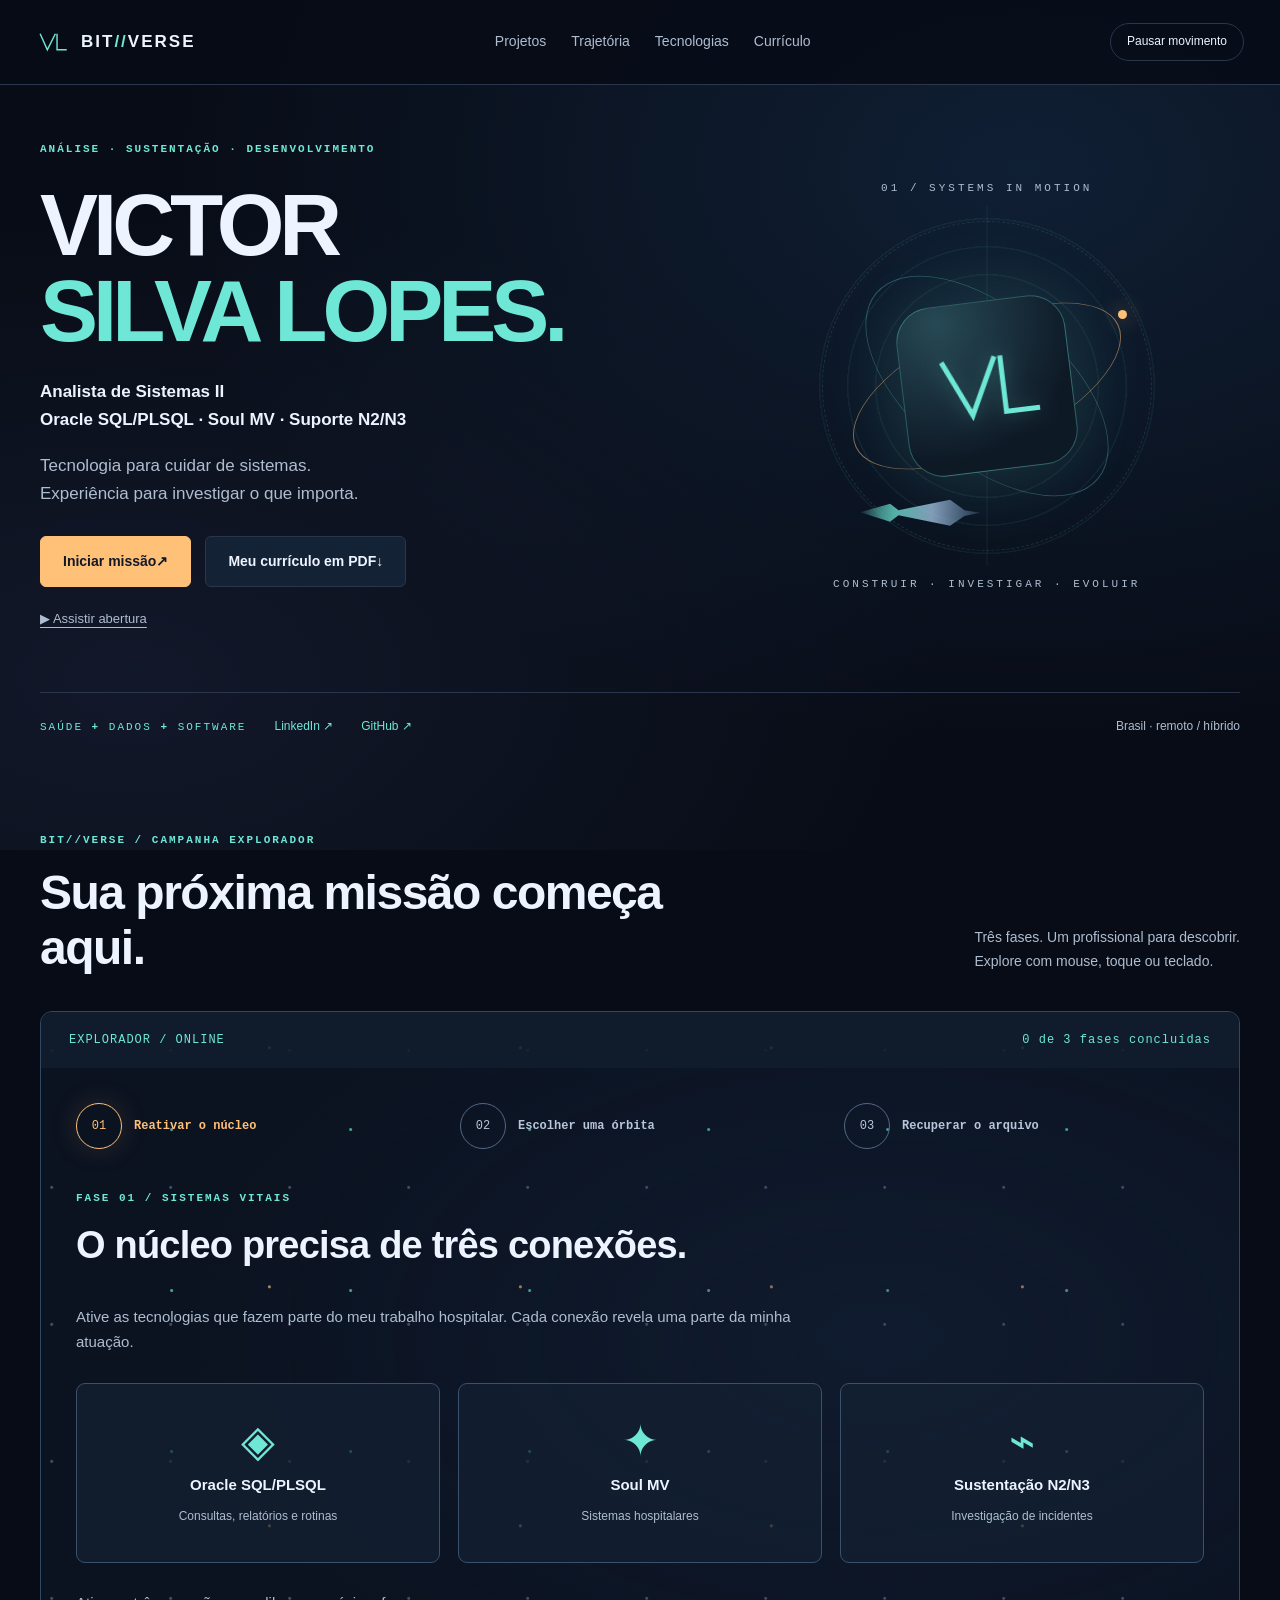
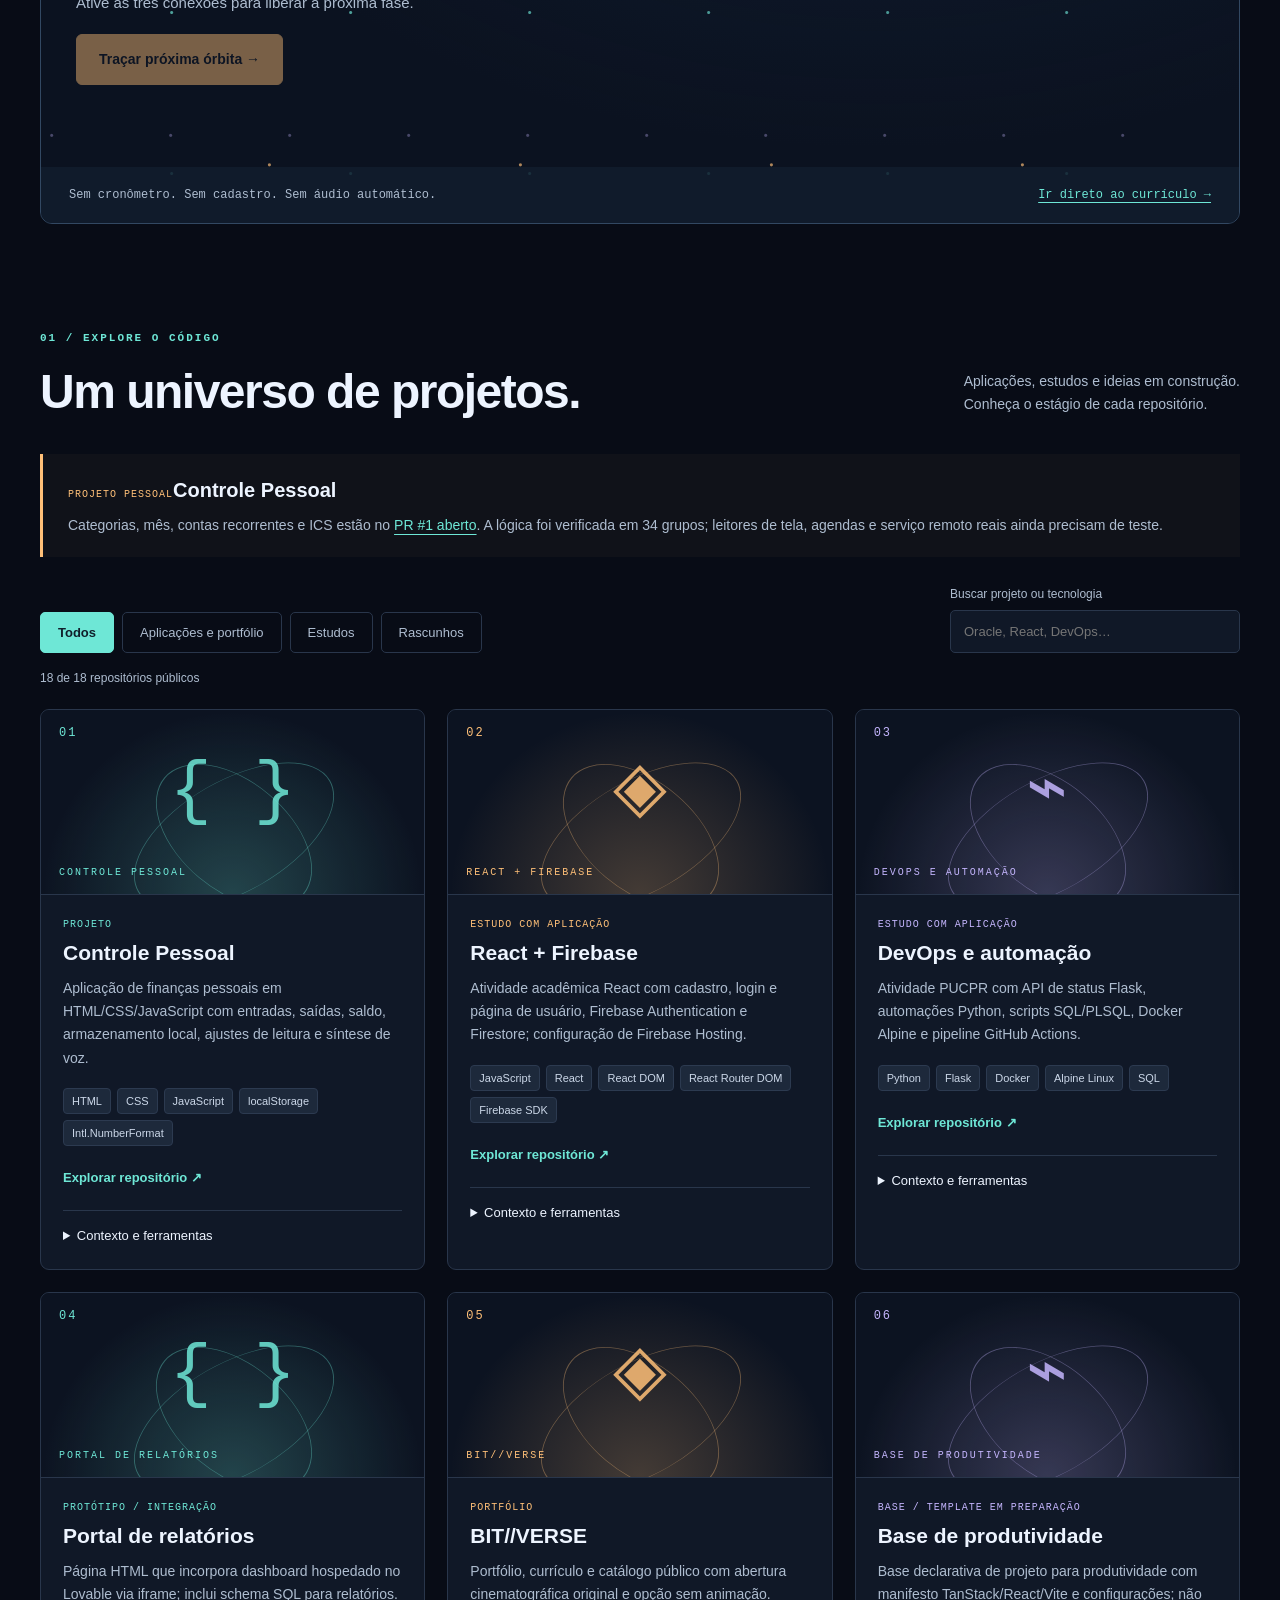
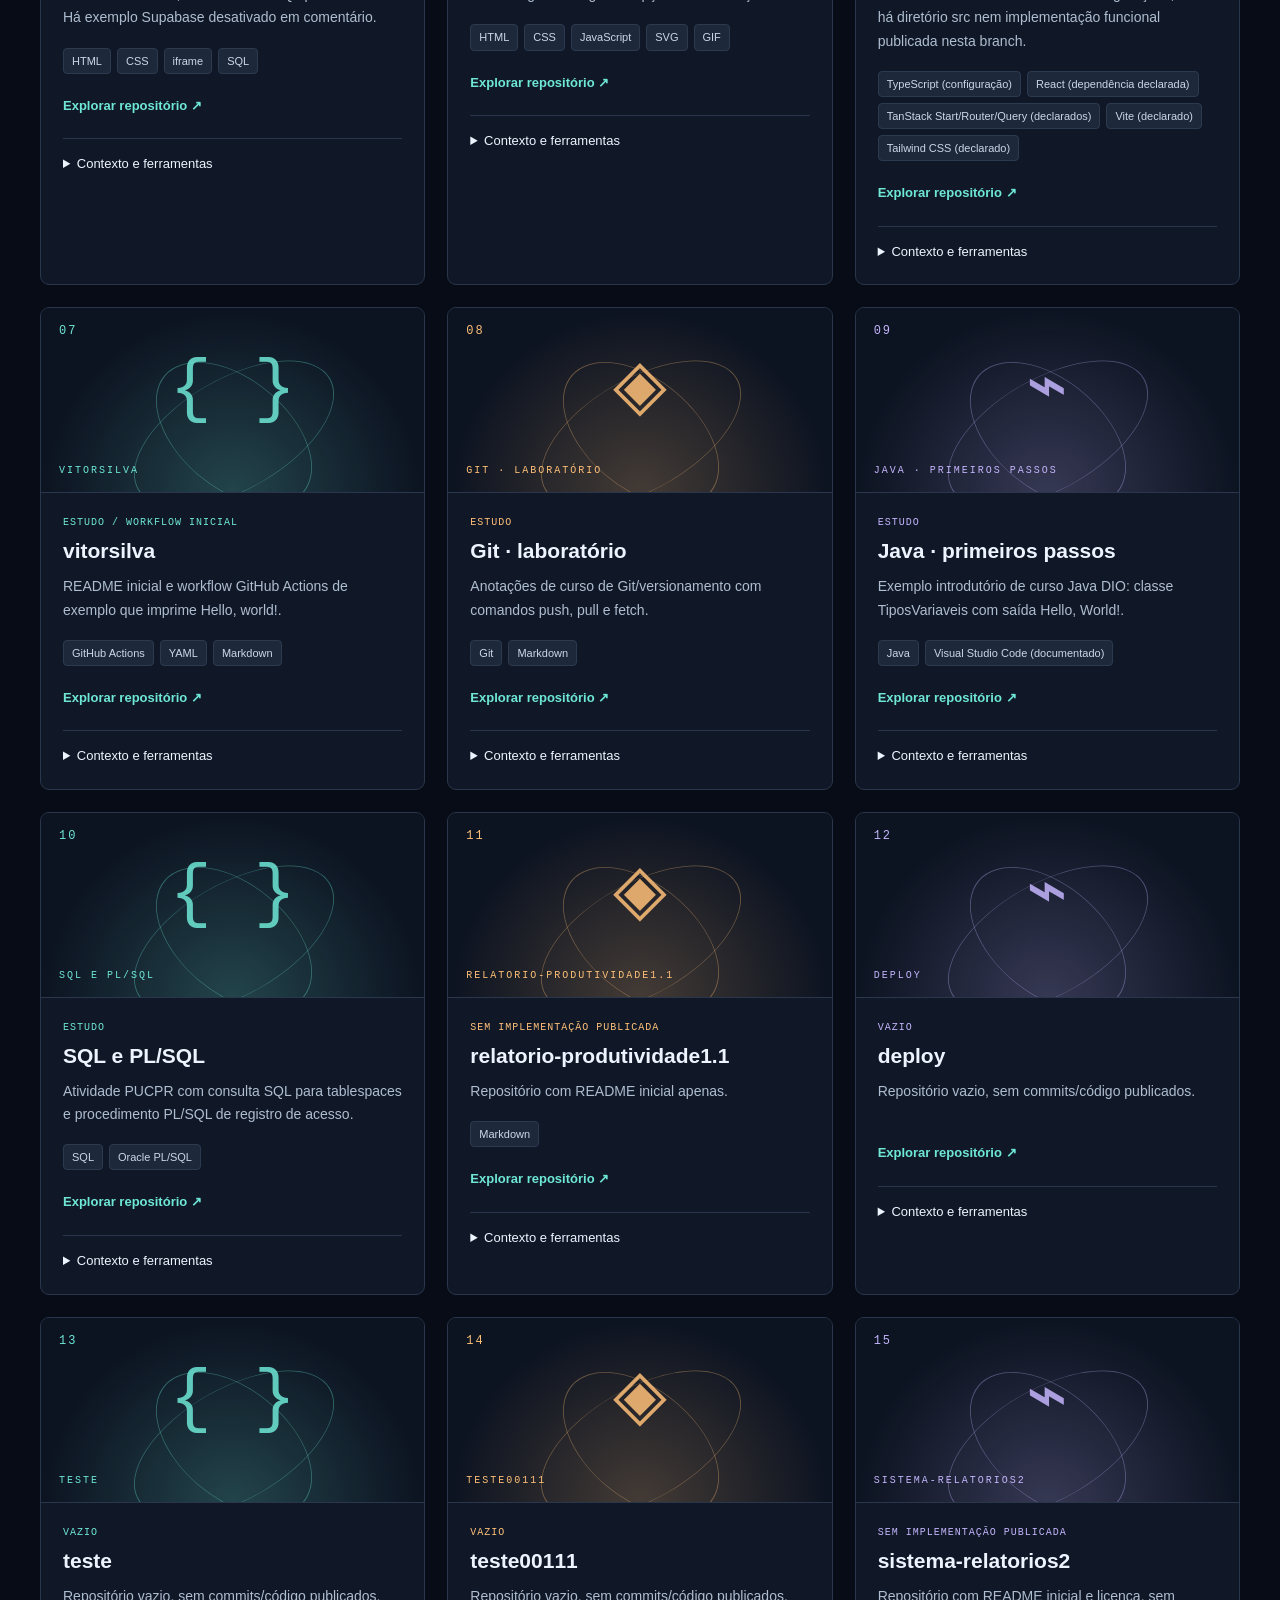
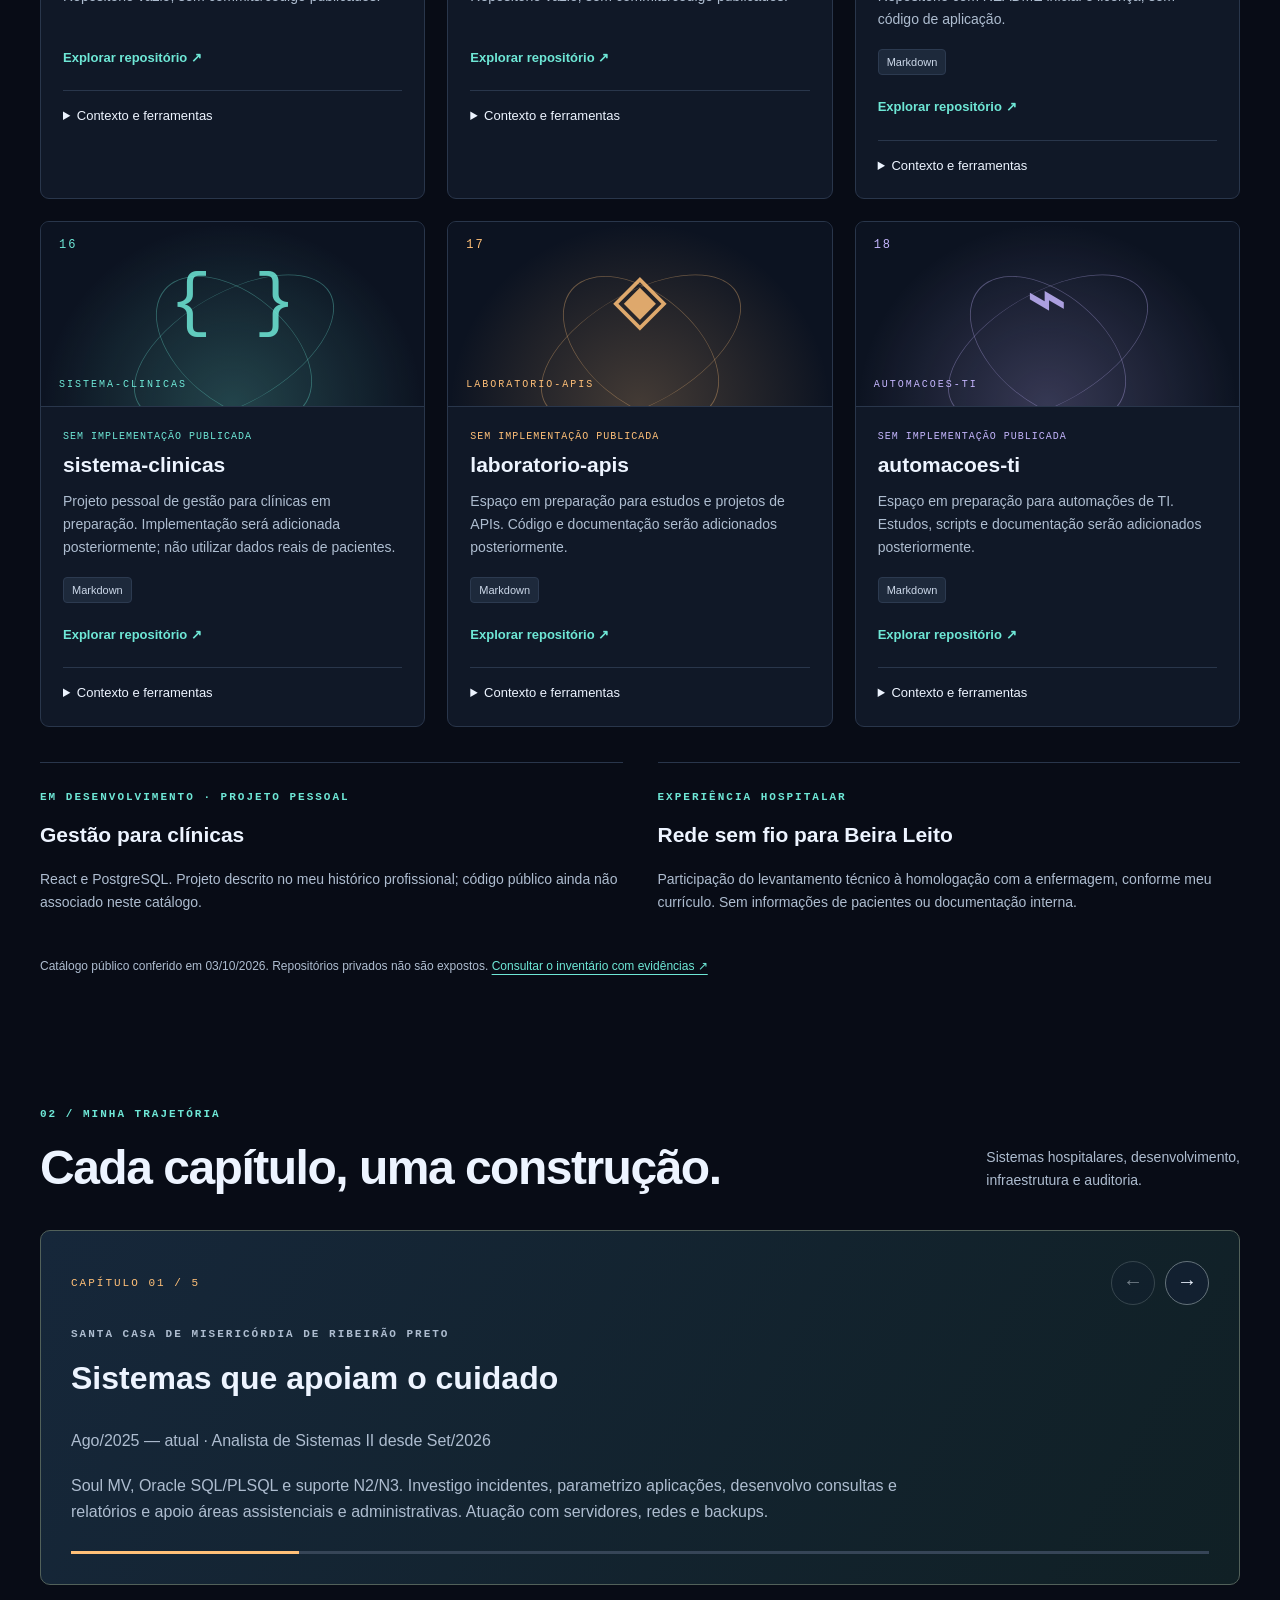
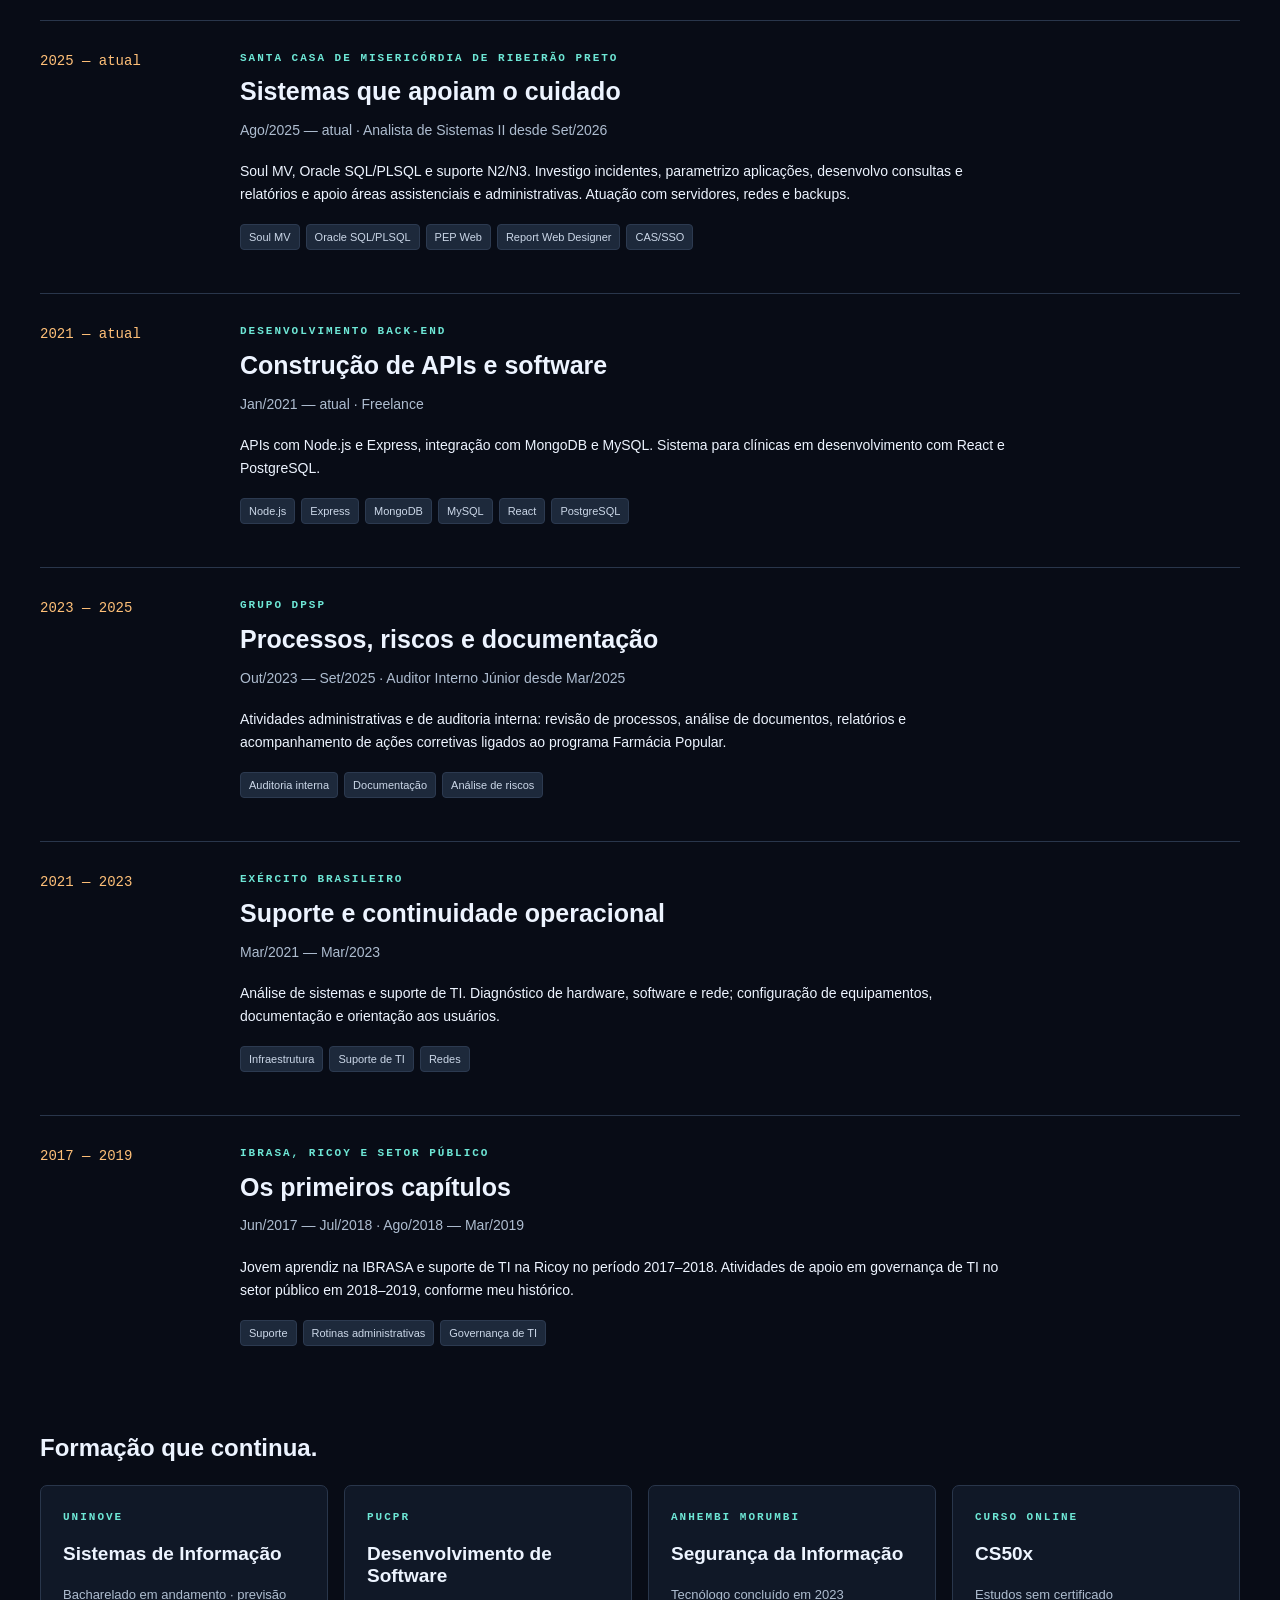
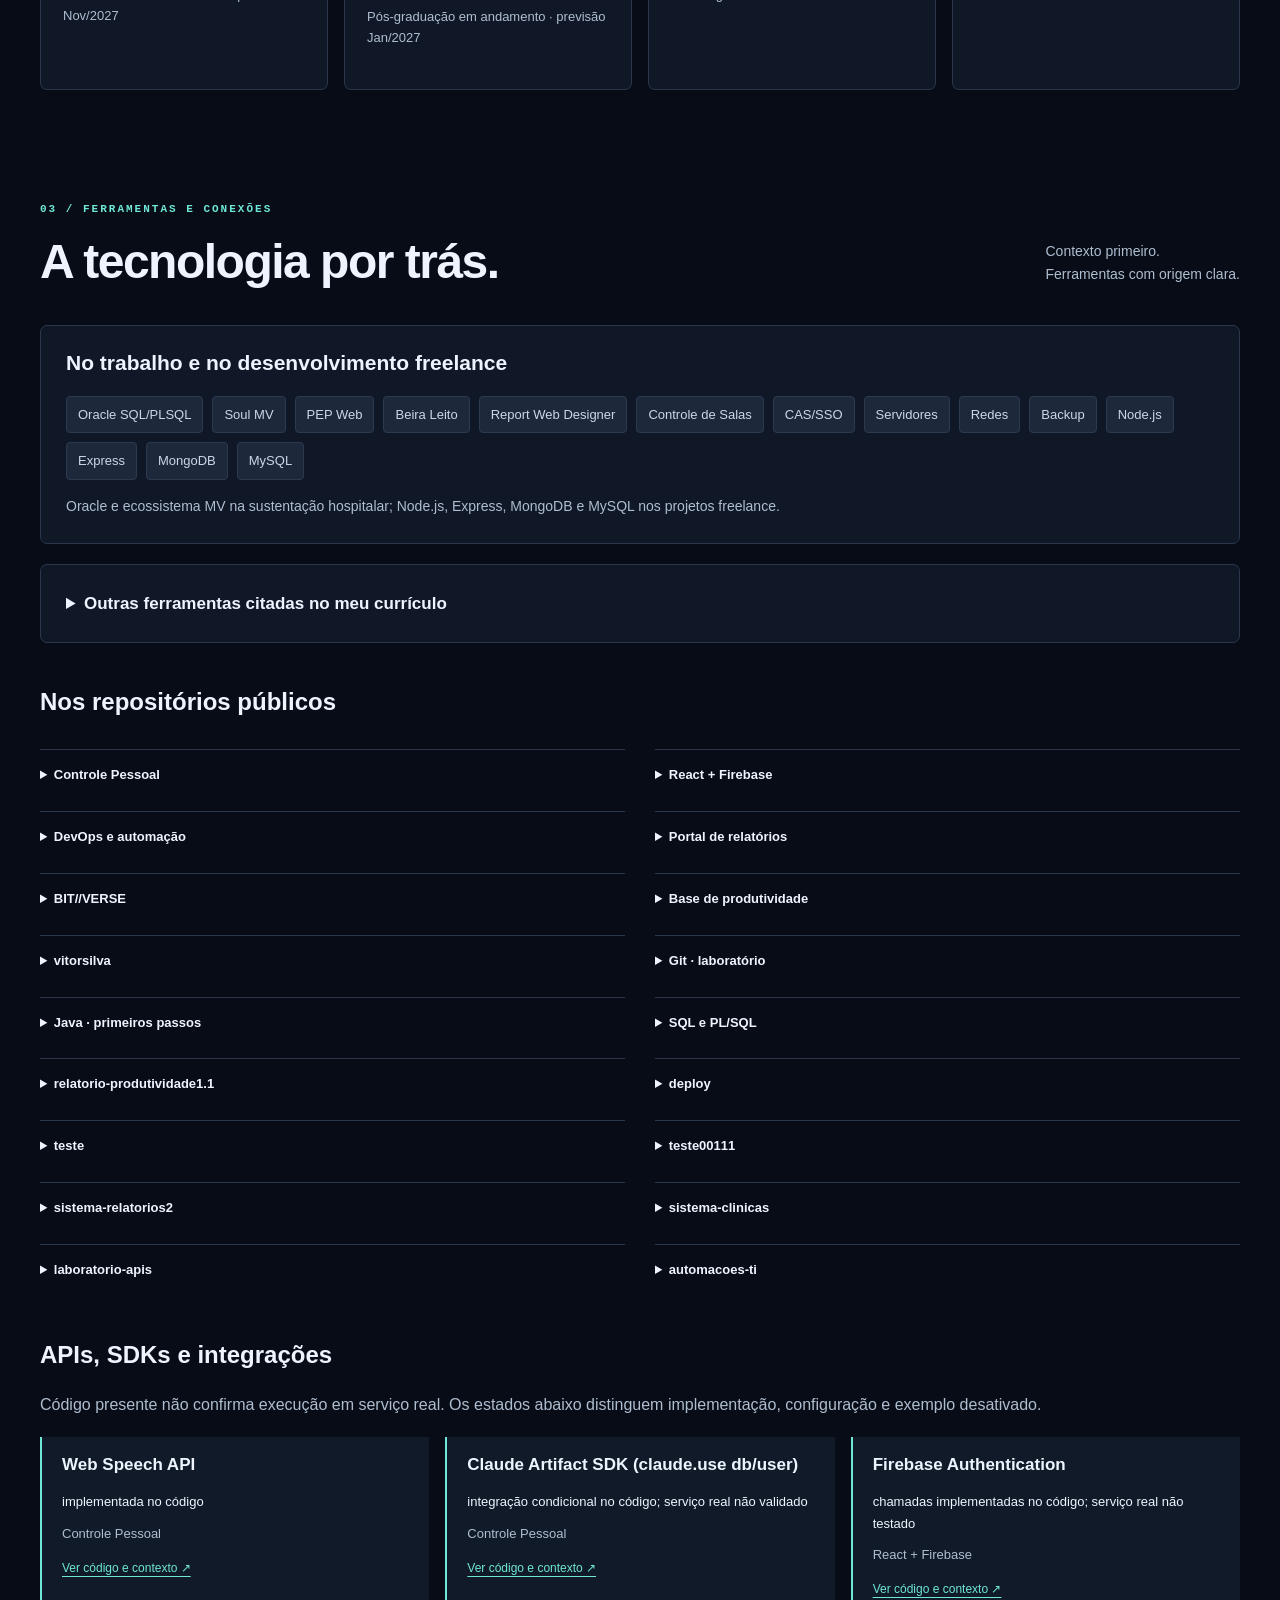
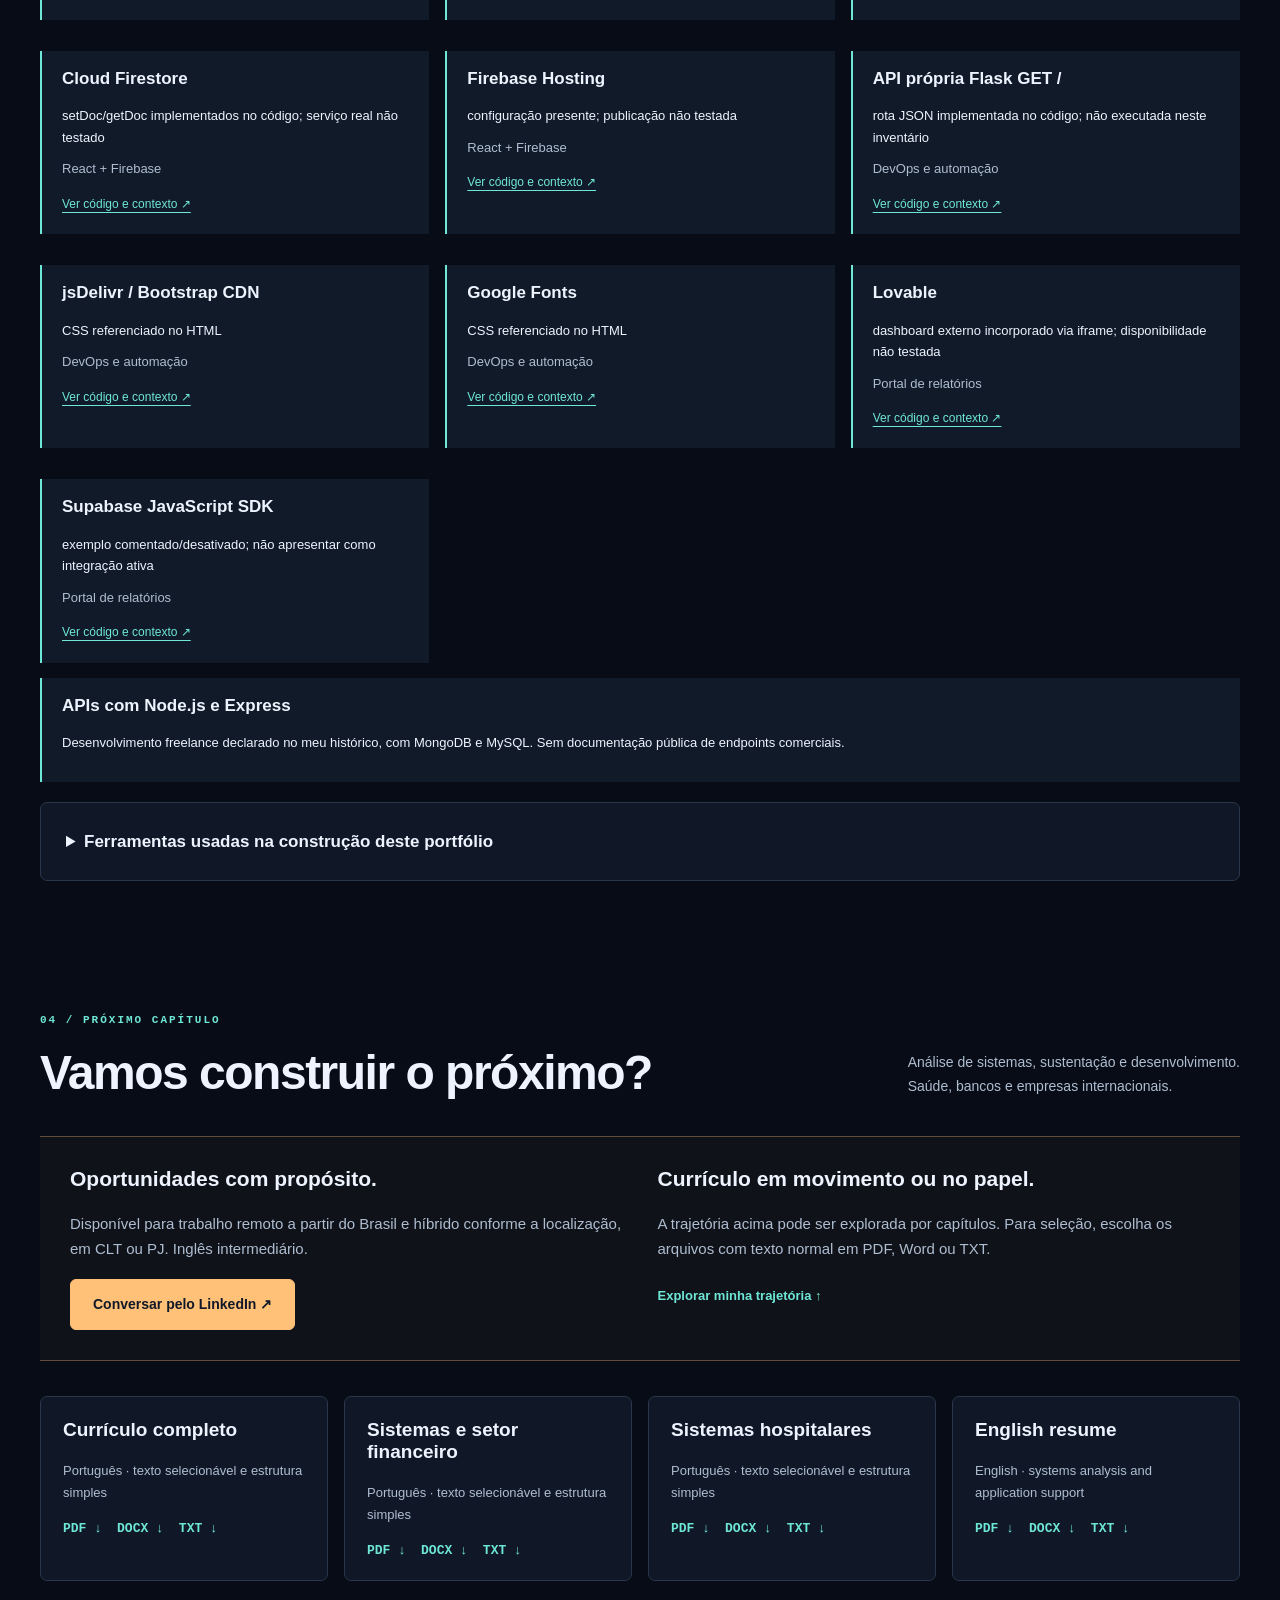
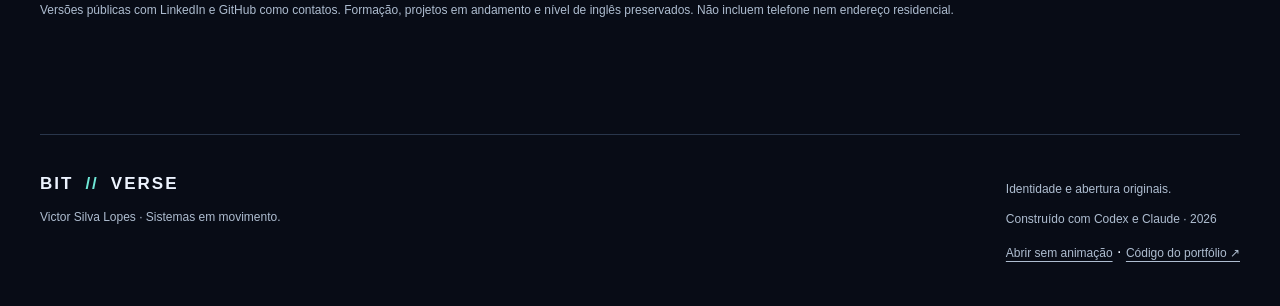
<file: docs/index.html>
<!doctype html><html lang="pt-BR"><head><meta charset="utf-8"><meta name="viewport" content="width=device-width, initial-scale=1"><meta name="description" content="Victor Silva Lopes. Analista de Sistemas II, Oracle SQL/PLSQL, Soul MV, suporte N2/N3 e desenvolvimento. Portfólio, trajetória e currículos."><meta name="theme-color" content="#080c16"><title>Victor Silva Lopes · BIT//VERSE</title><link rel="icon" href="assets/mark.svg" type="image/svg+xml"><link rel="stylesheet" href="style.css"><link rel="stylesheet" href="game.css"><link rel="stylesheet" href="cinema.css"><script src="data.js" defer></script><script src="app.js" defer></script><script src="game.js" defer></script></head><body><a class="skip-link" href="#conteudo">Ir para o conteúdo</a><div class="intro" aria-hidden="true"><div class="intro-beams"></div><svg class="intro-mark" viewBox="0 0 160 120"><path d="M28 18L80 103L132 18"/></svg><span>BIT//VERSE</span></div><header class="topbar"><a class="brand" href="#inicio" aria-label="BITVERSE início"><svg viewBox="0 0 160 120" aria-hidden="true"><path d="M20 20L55 98L94 20M102 20V98H149"/></svg><span>BIT<span class="brand-divider">//</span>VERSE</span></a><nav aria-label="Navegação principal"><a href="#projetos">Projetos</a><a href="#trajetoria">Trajetória</a><a href="#tecnologias">Tecnologias</a><a href="#curriculo">Currículo</a></nav><button id="motion-toggle" class="motion-button" type="button" aria-pressed="false">Pausar movimento</button></header><main id="conteudo"><section class="hero wrap" id="inicio"><div class="hero-copy"><p class="eyebrow">ANÁLISE · SUSTENTAÇÃO · DESENVOLVIMENTO</p><h1>VICTOR<br><span>SILVA LOPES.</span></h1><p class="hero-role">Analista de Sistemas II<br>Oracle SQL/PLSQL · Soul MV · Suporte N2/N3</p><p class="hero-description">Tecnologia para cuidar de sistemas.<br>Experiência para investigar o que importa.</p><div class="hero-actions"><a class="button primary" href="#missao">Iniciar missão <span aria-hidden="true">↗</span></a><a class="button secondary" href="downloads/curriculo-victor.pdf">Meu currículo em PDF <span aria-hidden="true">↓</span></a></div><button class="text-button" id="replay-intro" type="button">▶ Assistir abertura</button></div><div class="hero-art" aria-hidden="true"><div class="art-label">01 / SYSTEMS IN MOTION</div><div class="orbital"><div class="orbital-grid"></div><div class="orbit one"></div><div class="orbit two"></div><div class="orbit three"></div><div class="orb-core"><svg viewBox="0 0 160 120"><path d="M20 20L55 98L94 20M102 20V98H149"/></svg></div><i class="satellite"></i></div><div class="art-bottom">CONSTRUIR · INVESTIGAR · EVOLUIR</div></div><div class="hero-footer"><span>SAÚDE <b>+</b> DADOS <b>+</b> SOFTWARE</span><a href="https://www.linkedin.com/in/victor-silva-lopes/">LinkedIn ↗</a><a href="https://github.com/Bitoterror0">GitHub ↗</a><span class="muted">Brasil · remoto / híbrido</span></div></section><section class="mission-section wrap" id="missao" aria-labelledby="mission-heading"><div class="section-heading"><div><p class="eyebrow">BIT//VERSE / CAMPANHA EXPLORADOR</p><h2 id="mission-heading">Sua próxima missão começa aqui.</h2></div><p>Três fases. Um profissional para descobrir.<br>Explore com mouse, toque ou teclado.</p></div><div class="mission-console" id="mission-console" hidden><div class="mission-hud"><span>EXPLORADOR / ONLINE</span><span id="mission-status" role="status">0 de 3 fases concluídas</span></div><ol class="mission-map" aria-label="Mapa da campanha"><li id="mission-node-1" aria-current="step"><span>01</span><strong>Reativar o núcleo</strong></li><li id="mission-node-2"><span>02</span><strong>Escolher uma órbita</strong></li><li id="mission-node-3"><span>03</span><strong>Recuperar o arquivo</strong></li></ol><div class="mission-panel" id="mission-stage-1"><p class="eyebrow">FASE 01 / SISTEMAS VITAIS</p><h3>O núcleo precisa de três conexões.</h3><p>Ative as tecnologias que fazem parte do meu trabalho hospitalar. Cada conexão revela uma parte da minha atuação.</p><div class="core-controls"><button data-core="oracle" aria-pressed="false"><span aria-hidden="true">◈</span><strong>Oracle SQL/PLSQL</strong><small>Consultas, relatórios e rotinas</small></button><button data-core="mv" aria-pressed="false"><span aria-hidden="true">✦</span><strong>Soul MV</strong><small>Sistemas hospitalares</small></button><button data-core="suporte" aria-pressed="false"><span aria-hidden="true">⌁</span><strong>Sustentação N2/N3</strong><small>Investigação de incidentes</small></button></div><p class="mission-feedback" id="core-feedback" aria-live="polite">Ative as três conexões para liberar a próxima fase.</p><button class="button primary" id="mission-next-1" disabled>Traçar próxima órbita →</button></div><div class="mission-panel" id="mission-stage-2" hidden><p class="eyebrow">FASE 02 / NAVEGAÇÃO</p><h3>Qual universo você quer explorar?</h3><p>Escolha um destino. Sou analista de sistemas com experiência hospitalar e busco aplicar essa base em novos contextos.</p><div class="planet-controls"><button data-destination="hospitais"><i class="planet teal" aria-hidden="true"></i><strong>Saúde</strong><small>Sistemas hospitalares e continuidade</small></button><button data-destination="bancos"><i class="planet gold" aria-hidden="true"></i><strong>Setor financeiro</strong><small>Sustentação, dados e investigação</small></button><button data-destination="internacional"><i class="planet purple" aria-hidden="true"></i><strong>Internacional</strong><small>Software e suporte de aplicações</small></button></div><div class="mission-actions"><button class="button secondary" id="mission-back-2">← Voltar ao núcleo</button><button class="button primary" id="mission-next-2" disabled>Confirmar destino e continuar →</button></div></div><div class="mission-panel" id="mission-stage-3" hidden><p class="eyebrow">FASE 03 / ARQUIVO DE BORDO</p><h3>Recupere um projeto do catálogo.</h3><p>Escolha uma transmissão para conhecer o trabalho e abrir o portal final.</p><div class="transmission-controls"><button data-transmission="controle-pessoal">01 / Controle Pessoal</button><button data-transmission="react">02 / React + Firebase</button><button data-transmission="devops-atividades-formativas-1.1">03 / Laboratório DevOps</button></div><div id="transmission-preview" class="transmission-preview" hidden></div><div class="mission-actions"><button class="button secondary" id="mission-back-3">← Mudar destino</button><button class="button primary" id="mission-complete" disabled>Abrir portal final →</button></div></div><div class="mission-panel mission-reward" id="mission-reward" hidden><p class="eyebrow">CAMPANHA CONCLUÍDA / PORTAL ABERTO</p><h3>O próximo capítulo pode ser com você.</h3><p id="mission-reward-copy">Conheça meu currículo e os projetos públicos.</p><div class="hero-actions"><a class="button primary" id="mission-resume" href="downloads/curriculo-victor.pdf">Baixar currículo PDF ↓</a><a class="button secondary" href="#projetos">Explorar todos os projetos →</a><a class="button secondary" href="#curriculo">PDF, Word e versões →</a></div><button class="text-button" id="mission-restart">Jogar novamente</button></div><p id="mission-announcement" class="mission-announcement" role="status" aria-live="polite"></p><div class="mission-bottom"><span>Sem cronômetro. Sem cadastro. Sem áudio automático.</span><a href="#curriculo">Ir direto ao currículo →</a></div></div><noscript><p>O modo de missões usa JavaScript. <a href="#curriculo">Acessar currículo diretamente</a> ou <a href="#projetos">ver projetos</a>.</p></noscript></section><section class="section wrap" id="projetos"><div class="section-heading"><div><p class="eyebrow">01 / EXPLORE O CÓDIGO</p><h2>Um universo de projetos.</h2></div><p>Aplicações, estudos e ideias em construção.<br>Conheça o estágio de cada repositório.</p></div><div class="featured-note"><span class="status">PROJETO PESSOAL</span><strong>Controle Pessoal</strong><p>Categorias, mês, contas recorrentes e ICS estão no <a href="https://github.com/Bitoterror0/controle-pessoal/pull/1">PR #1 aberto</a>. A lógica foi verificada em 34 grupos; leitores de tela, agendas e serviço remoto reais ainda precisam de teste.</p></div><div class="project-controls"><div class="filters" role="group" aria-label="Filtrar projetos"><button data-filter="todos" aria-pressed="true">Todos</button><button data-filter="aplicacoes" aria-pressed="false">Aplicações e portfólio</button><button data-filter="estudos" aria-pressed="false">Estudos</button><button data-filter="rascunhos" aria-pressed="false">Rascunhos</button></div><div class="search-field"><label for="project-search">Buscar projeto ou tecnologia</label><input id="project-search" type="search" placeholder="Oracle, React, DevOps…" autocomplete="off"></div></div><p id="project-count" class="muted" aria-live="polite">18 repositórios públicos</p><div class="projects-grid"><article class="project-card cyan" data-category="aplicacoes" data-search="controle pessoal aplicação de finanças pessoais em html/css/javascript com entradas, saídas, saldo, armazenamento local, ajustes de leitura e síntese de voz. html css javascript localstorage intl.numberformat web speech api"><div class="poster" aria-hidden="true"><span class="poster-number">01</span><span class="poster-symbol">{ }</span><span class="poster-caption">Controle Pessoal</span></div><div class="project-content"><p class="status">Projeto</p><h3>Controle Pessoal</h3><p>Aplicação de finanças pessoais em HTML/CSS/JavaScript com entradas, saídas, saldo, armazenamento local, ajustes de leitura e síntese de voz.</p><div class="chips"><span>HTML</span><span>CSS</span><span>JavaScript</span><span>localStorage</span><span>Intl.NumberFormat</span></div><a class="text-link" href="https://github.com/Bitoterror0/controle-pessoal">Explorar repositório <span aria-hidden="true">↗</span></a><details><summary>Contexto e ferramentas</summary><p>Categorias, filtro mensal, contas recorrentes e exportação ICS estão no PR #1 aberto, não na versão master inventariada.; Acessibilidade em leitores de tela reais não foi testada neste inventário.</p><div class="chips"><span>HTML</span><span>CSS</span><span>JavaScript</span><span>localStorage</span><span>Intl.NumberFormat</span><span>Web Speech API</span></div><p><a href="https://github.com/Bitoterror0/controle-pessoal/blob/db786388460d5aa81d82b914de2c576f92d15a96/README.md">README.md</a></p><p><a href="https://github.com/Bitoterror0/controle-pessoal/blob/db786388460d5aa81d82b914de2c576f92d15a96/index.html">index.html</a></p></details></div></article>
<article class="project-card amber" data-category="estudos" data-search="react + firebase atividade acadêmica react com cadastro, login e página de usuário, firebase authentication e firestore; configuração de firebase hosting. javascript react react dom react router dom firebase sdk vite oxlint firebase hosting"><div class="poster" aria-hidden="true"><span class="poster-number">02</span><span class="poster-symbol">◈</span><span class="poster-caption">React + Firebase</span></div><div class="project-content"><p class="status">Estudo com aplicação</p><h3>React + Firebase</h3><p>Atividade acadêmica React com cadastro, login e página de usuário, Firebase Authentication e Firestore; configuração de Firebase Hosting.</p><div class="chips"><span>JavaScript</span><span>React</span><span>React DOM</span><span>React Router DOM</span><span>Firebase SDK</span></div><a class="text-link" href="https://github.com/Bitoterror0/react">Explorar repositório <span aria-hidden="true">↗</span></a><details><summary>Contexto e ferramentas</summary><p>Arquivos de skills Firebase existentes não comprovam uso de AI Logic, Data Connect, Crashlytics, Remote Config ou SDKs iOS/Android.; Nenhum cadastro/login real foi executado.</p><div class="chips"><span>JavaScript</span><span>React</span><span>React DOM</span><span>React Router DOM</span><span>Firebase SDK</span><span>Vite</span><span>Oxlint</span><span>Firebase Hosting</span></div><p><a href="https://github.com/Bitoterror0/react/blob/5c634153ef934f661e2b087c1c2b5e6d392ea953/README.md">README.md</a></p><p><a href="https://github.com/Bitoterror0/react/blob/5c634153ef934f661e2b087c1c2b5e6d392ea953/package.json">package.json</a></p><p><a href="https://github.com/Bitoterror0/react/blob/5c634153ef934f661e2b087c1c2b5e6d392ea953/src/pages/Cadastro.jsx">src/pages/Cadastro.jsx</a></p><p><a href="https://github.com/Bitoterror0/react/blob/5c634153ef934f661e2b087c1c2b5e6d392ea953/src/pages/Login.jsx">src/pages/Login.jsx</a></p><p><a href="https://github.com/Bitoterror0/react/blob/5c634153ef934f661e2b087c1c2b5e6d392ea953/src/pages/Principal.jsx">src/pages/Principal.jsx</a></p><p><a href="https://github.com/Bitoterror0/react/blob/5c634153ef934f661e2b087c1c2b5e6d392ea953/firebase.json">firebase.json</a></p></details></div></article>
<article class="project-card violet" data-category="estudos" data-search="devops e automação atividade pucpr com api de status flask, automações python, scripts sql/plsql, docker alpine e pipeline github actions. python flask docker alpine linux sql oracle pl/sql github actions unittest html bootstrap google fonts"><div class="poster" aria-hidden="true"><span class="poster-number">03</span><span class="poster-symbol">⌁</span><span class="poster-caption">DevOps e automação</span></div><div class="project-content"><p class="status">Estudo com aplicação</p><h3>DevOps e automação</h3><p>Atividade PUCPR com API de status Flask, automações Python, scripts SQL/PLSQL, Docker Alpine e pipeline GitHub Actions.</p><div class="chips"><span>Python</span><span>Flask</span><span>Docker</span><span>Alpine Linux</span><span>SQL</span></div><a class="text-link" href="https://github.com/Bitoterror0/devops-atividades-formativas-1.1">Explorar repositório <span aria-hidden="true">↗</span></a><details><summary>Contexto e ferramentas</summary><p>CPU/RAM e status do dashboard são simulados/literais.; A API retorna status e security_check literais; não comprova monitoramento real nem segurança aprovada.; Não comprova uso em produção, conexão ao Oracle real nem conformidade LGPD.; Testes existentes não equivalem a validação completa do sistema.</p><div class="chips"><span>Python</span><span>Flask</span><span>Docker</span><span>Alpine Linux</span><span>SQL</span><span>Oracle PL/SQL</span><span>GitHub Actions</span><span>unittest</span><span>HTML</span><span>Bootstrap</span><span>Google Fonts</span></div><p><a href="https://github.com/Bitoterror0/devops-atividades-formativas-1.1/blob/2eb182cf4b2dae6eaf3961f1a560e3d857f76ccc/README.md">README.md</a></p><p><a href="https://github.com/Bitoterror0/devops-atividades-formativas-1.1/blob/2eb182cf4b2dae6eaf3961f1a560e3d857f76ccc/app.py">app.py</a></p><p><a href="https://github.com/Bitoterror0/devops-atividades-formativas-1.1/blob/2eb182cf4b2dae6eaf3961f1a560e3d857f76ccc/Dockerfile">Dockerfile</a></p><p><a href="https://github.com/Bitoterror0/devops-atividades-formativas-1.1/blob/2eb182cf4b2dae6eaf3961f1a560e3d857f76ccc/schema_hospital.sql">schema_hospital.sql</a></p><p><a href="https://github.com/Bitoterror0/devops-atividades-formativas-1.1/blob/2eb182cf4b2dae6eaf3961f1a560e3d857f76ccc/validador_seguranca.py">validador_seguranca.py</a></p><p><a href="https://github.com/Bitoterror0/devops-atividades-formativas-1.1/blob/2eb182cf4b2dae6eaf3961f1a560e3d857f76ccc/gerador_massa_dados.py">gerador_massa_dados.py</a></p><p><a href="https://github.com/Bitoterror0/devops-atividades-formativas-1.1/blob/2eb182cf4b2dae6eaf3961f1a560e3d857f76ccc/dashboard_saude.py">dashboard_saude.py</a></p><p><a href="https://github.com/Bitoterror0/devops-atividades-formativas-1.1/blob/2eb182cf4b2dae6eaf3961f1a560e3d857f76ccc/.github/workflows/main.yml">.github/workflows/main.yml</a></p><p><a href="https://github.com/Bitoterror0/devops-atividades-formativas-1.1/blob/2eb182cf4b2dae6eaf3961f1a560e3d857f76ccc/test_hospital.py">test_hospital.py</a></p><p><a href="https://github.com/Bitoterror0/devops-atividades-formativas-1.1/blob/2eb182cf4b2dae6eaf3961f1a560e3d857f76ccc/index.html">index.html</a></p></details></div></article>
<article class="project-card cyan" data-category="aplicacoes" data-search="portal de relatórios página html que incorpora dashboard hospedado no lovable via iframe; inclui schema sql para relatórios. há exemplo supabase desativado em comentário. html css iframe sql"><div class="poster" aria-hidden="true"><span class="poster-number">04</span><span class="poster-symbol">{ }</span><span class="poster-caption">Portal de relatórios</span></div><div class="project-content"><p class="status">Protótipo / integração</p><h3>Portal de relatórios</h3><p>Página HTML que incorpora dashboard hospedado no Lovable via iframe; inclui schema SQL para relatórios. Há exemplo Supabase desativado em comentário.</p><div class="chips"><span>HTML</span><span>CSS</span><span>iframe</span><span>SQL</span></div><a class="text-link" href="https://github.com/Bitoterror0/sistema-relatorios">Explorar repositório <span aria-hidden="true">↗</span></a><details><summary>Contexto e ferramentas</summary><p>O código interno do dashboard externo não está neste repositório.; A URL Vercel consta na metadata, mas não foi aberta/validada.; Não replicar tokens/identificadores de configuração do exemplo no perfil.</p><div class="chips"><span>HTML</span><span>CSS</span><span>iframe</span><span>SQL</span></div><p><a href="https://github.com/Bitoterror0/sistema-relatorios/blob/2ba8a92ffd525a86ecbb374ea0b444e3e94f8444/index.html">index.html</a></p><p><a href="https://github.com/Bitoterror0/sistema-relatorios/blob/2ba8a92ffd525a86ecbb374ea0b444e3e94f8444/relatorios">relatorios</a></p></details></div></article>
<article class="project-card amber" data-category="aplicacoes" data-search="bit//verse portfólio, currículo e catálogo público com abertura cinematográfica original e opção sem animação. html css javascript svg gif github pages"><div class="poster" aria-hidden="true"><span class="poster-number">05</span><span class="poster-symbol">◈</span><span class="poster-caption">BIT//VERSE</span></div><div class="project-content"><p class="status">Portfólio</p><h3>BIT//VERSE</h3><p>Portfólio, currículo e catálogo público com abertura cinematográfica original e opção sem animação.</p><div class="chips"><span>HTML</span><span>CSS</span><span>JavaScript</span><span>SVG</span><span>GIF</span></div><a class="text-link" href="https://github.com/Bitoterror0/Bitoterror0">Explorar repositório <span aria-hidden="true">↗</span></a><details><summary>Contexto e ferramentas</summary><p>Perfil, não aplicação interativa.</p><div class="chips"><span>HTML</span><span>CSS</span><span>JavaScript</span><span>SVG</span><span>GIF</span><span>GitHub Pages</span></div><p><a href="https://github.com/Bitoterror0/Bitoterror0/blob/6a9695da614fe9ab763c7bf956e9b25c1ed7c212/readme.md">readme.md</a></p><p><a href="https://github.com/Bitoterror0/Bitoterror0/blob/6a9695da614fe9ab763c7bf956e9b25c1ed7c212/assets/bitverse/hero.svg">assets/bitverse/hero.svg</a></p><p><a href="https://github.com/Bitoterror0/Bitoterror0/blob/6a9695da614fe9ab763c7bf956e9b25c1ed7c212/PROFILE-STATIC.md">PROFILE-STATIC.md</a></p></details></div></article>
<article class="project-card violet" data-category="rascunhos" data-search="base de produtividade base declarativa de projeto para produtividade com manifesto tanstack/react/vite e configurações; não há diretório src nem implementação funcional publicada nesta branch. typescript (configuração) react (dependência declarada) tanstack start/router/query (declarados) vite (declarado) tailwind css (declarado) radix ui (declarado) zod (declarado) bun (lock/config) eslint prettier vercel (configuração) cloudflare workers (configuração) lovable (configuração)"><div class="poster" aria-hidden="true"><span class="poster-number">06</span><span class="poster-symbol">⌁</span><span class="poster-caption">Base de produtividade</span></div><div class="project-content"><p class="status">Base / template em preparação</p><h3>Base de produtividade</h3><p>Base declarativa de projeto para produtividade com manifesto TanStack/React/Vite e configurações; não há diretório src nem implementação funcional publicada nesta branch.</p><div class="chips"><span>TypeScript (configuração)</span><span>React (dependência declarada)</span><span>TanStack Start/Router/Query (declarados)</span><span>Vite (declarado)</span><span>Tailwind CSS (declarado)</span></div><a class="text-link" href="https://github.com/Bitoterror0/relatorio-produtividade">Explorar repositório <span aria-hidden="true">↗</span></a><details><summary>Contexto e ferramentas</summary><p>Bibliotecas declaradas não comprovam uso funcional/domínio.; Não há implementação de aplicação publicada nem API implementada na árvore.; Origem de template sugerida por tanstack_start_ts e @lovable.dev/vite-tanstack-config; fork=false é metadado, não prova autoria original.</p><div class="chips"><span>TypeScript (configuração)</span><span>React (dependência declarada)</span><span>TanStack Start/Router/Query (declarados)</span><span>Vite (declarado)</span><span>Tailwind CSS (declarado)</span><span>Radix UI (declarado)</span><span>Zod (declarado)</span><span>Bun (lock/config)</span><span>ESLint</span><span>Prettier</span><span>Vercel (configuração)</span><span>Cloudflare Workers (configuração)</span><span>Lovable (configuração)</span></div><p><a href="https://github.com/Bitoterror0/relatorio-produtividade/blob/a3e61a5da829752b2f944518742ceeef791e3864/package.json">package.json</a></p><p><a href="https://github.com/Bitoterror0/relatorio-produtividade/blob/a3e61a5da829752b2f944518742ceeef791e3864/wrangler.jsonc">wrangler.jsonc</a></p><p><a href="https://github.com/Bitoterror0/relatorio-produtividade/blob/a3e61a5da829752b2f944518742ceeef791e3864/vercel.json">vercel.json</a></p><p><a href="https://github.com/Bitoterror0/relatorio-produtividade/blob/a3e61a5da829752b2f944518742ceeef791e3864/README.md">README.md</a></p></details></div></article>
<article class="project-card cyan" data-category="rascunhos" data-search="vitorsilva readme inicial e workflow github actions de exemplo que imprime hello, world!. github actions yaml markdown"><div class="poster" aria-hidden="true"><span class="poster-number">07</span><span class="poster-symbol">{ }</span><span class="poster-caption">vitorsilva</span></div><div class="project-content"><p class="status">Estudo / workflow inicial</p><h3>vitorsilva</h3><p>README inicial e workflow GitHub Actions de exemplo que imprime Hello, world!.</p><div class="chips"><span>GitHub Actions</span><span>YAML</span><span>Markdown</span></div><a class="text-link" href="https://github.com/Bitoterror0/vitorsilva">Explorar repositório <span aria-hidden="true">↗</span></a><details><summary>Contexto e ferramentas</summary><p>Sem implementação de aplicação publicada; workflow starter não prova CI de aplicação.</p><div class="chips"><span>GitHub Actions</span><span>YAML</span><span>Markdown</span></div><p><a href="https://github.com/Bitoterror0/vitorsilva/blob/d32119206148bd33cdf9c0ab29938e8425c35de5/README.md">README.md</a></p><p><a href="https://github.com/Bitoterror0/vitorsilva/blob/d32119206148bd33cdf9c0ab29938e8425c35de5/.github/workflows/blank.yml">.github/workflows/blank.yml</a></p></details></div></article>
<article class="project-card amber" data-category="estudos" data-search="git · laboratório anotações de curso de git/versionamento com comandos push, pull e fetch. git markdown"><div class="poster" aria-hidden="true"><span class="poster-number">08</span><span class="poster-symbol">◈</span><span class="poster-caption">Git · laboratório</span></div><div class="project-content"><p class="status">Estudo</p><h3>Git · laboratório</h3><p>Anotações de curso de Git/versionamento com comandos push, pull e fetch.</p><div class="chips"><span>Git</span><span>Markdown</span></div><a class="text-link" href="https://github.com/Bitoterror0/git-digital-course">Explorar repositório <span aria-hidden="true">↗</span></a><details><summary>Contexto e ferramentas</summary><p>README mantém marcadores de conflito de merge.; Sem aplicação publicada.</p><div class="chips"><span>Git</span><span>Markdown</span></div><p><a href="https://github.com/Bitoterror0/git-digital-course/blob/9a40bf133e045a2a7a6bae93a5f13ea23806819a/README.md">README.md</a></p></details></div></article>
<article class="project-card violet" data-category="estudos" data-search="java · primeiros passos exemplo introdutório de curso java dio: classe tiposvariaveis com saída hello, world!. java visual studio code (documentado)"><div class="poster" aria-hidden="true"><span class="poster-number">09</span><span class="poster-symbol">⌁</span><span class="poster-caption">Java · primeiros passos</span></div><div class="project-content"><p class="status">Estudo</p><h3>Java · primeiros passos</h3><p>Exemplo introdutório de curso Java DIO: classe TiposVariaveis com saída Hello, World!.</p><div class="chips"><span>Java</span><span>Visual Studio Code (documentado)</span></div><a class="text-link" href="https://github.com/Bitoterror0/dio-trilha-java-basico">Explorar repositório <span aria-hidden="true">↗</span></a><details><summary>Contexto e ferramentas</summary><p>Não apresentar como sistema bancário completo ou domínio avançado de Java.</p><div class="chips"><span>Java</span><span>Visual Studio Code (documentado)</span></div><p><a href="https://github.com/Bitoterror0/dio-trilha-java-basico/blob/b110df9632f4ea917374dce76fe87c569ad18572/README.md">README.md</a></p><p><a href="https://github.com/Bitoterror0/dio-trilha-java-basico/blob/b110df9632f4ea917374dce76fe87c569ad18572/tipos-variaveis/src/TiposVariaveis.java">tipos-variaveis/src/TiposVariaveis.java</a></p><p><a href="https://github.com/Bitoterror0/dio-trilha-java-basico/blob/b110df9632f4ea917374dce76fe87c569ad18572/tipos-variaveis/README.md">tipos-variaveis/README.md</a></p></details></div></article>
<article class="project-card cyan" data-category="estudos" data-search="sql e pl/sql atividade pucpr com consulta sql para tablespaces e procedimento pl/sql de registro de acesso. sql oracle pl/sql"><div class="poster" aria-hidden="true"><span class="poster-number">10</span><span class="poster-symbol">{ }</span><span class="poster-caption">SQL e PL/SQL</span></div><div class="project-content"><p class="status">Estudo</p><h3>SQL e PL/SQL</h3><p>Atividade PUCPR com consulta SQL para tablespaces e procedimento PL/SQL de registro de acesso.</p><div class="chips"><span>SQL</span><span>Oracle PL/SQL</span></div><a class="text-link" href="https://github.com/Bitoterror0/devops-atividades-formativas">Explorar repositório <span aria-hidden="true">↗</span></a><details><summary>Contexto e ferramentas</summary><p>Scripts não executados, compatibilidade/objetos de banco não validados.</p><div class="chips"><span>SQL</span><span>Oracle PL/SQL</span></div><p><a href="https://github.com/Bitoterror0/devops-atividades-formativas/blob/42de14c7907f5ba9732ff41845cd7ae6def5a0f3/README.md">README.md</a></p><p><a href="https://github.com/Bitoterror0/devops-atividades-formativas/blob/42de14c7907f5ba9732ff41845cd7ae6def5a0f3/main">main</a></p><p><a href="https://github.com/Bitoterror0/devops-atividades-formativas/blob/42de14c7907f5ba9732ff41845cd7ae6def5a0f3/teste1">teste1</a></p></details></div></article>
<article class="project-card amber" data-category="rascunhos" data-search="relatorio-produtividade1.1 repositório com readme inicial apenas. markdown"><div class="poster" aria-hidden="true"><span class="poster-number">11</span><span class="poster-symbol">◈</span><span class="poster-caption">relatorio-produtividade1.1</span></div><div class="project-content"><p class="status">Sem implementação publicada</p><h3>relatorio-produtividade1.1</h3><p>Repositório com README inicial apenas.</p><div class="chips"><span>Markdown</span></div><a class="text-link" href="https://github.com/Bitoterror0/relatorio-produtividade1.1">Explorar repositório <span aria-hidden="true">↗</span></a><details><summary>Contexto e ferramentas</summary><p>Sem implementação publicada.</p><div class="chips"><span>Markdown</span></div><p><a href="https://github.com/Bitoterror0/relatorio-produtividade1.1/blob/db3672439ff107c5dff6b7601289609ca3d0363d/README.md">README.md</a></p></details></div></article>
<article class="project-card violet" data-category="rascunhos" data-search="deploy repositório vazio, sem commits/código publicados. "><div class="poster" aria-hidden="true"><span class="poster-number">12</span><span class="poster-symbol">⌁</span><span class="poster-caption">deploy</span></div><div class="project-content"><p class="status">Vazio</p><h3>deploy</h3><p>Repositório vazio, sem commits/código publicados.</p><div class="chips"></div><a class="text-link" href="https://github.com/Bitoterror0/deploy">Explorar repositório <span aria-hidden="true">↗</span></a><details><summary>Contexto e ferramentas</summary><p>GitHub retornou 409 Git Repository is empty.; Sem implementação publicada.</p><div class="chips"></div></details></div></article>
<article class="project-card cyan" data-category="rascunhos" data-search="teste repositório vazio, sem commits/código publicados. "><div class="poster" aria-hidden="true"><span class="poster-number">13</span><span class="poster-symbol">{ }</span><span class="poster-caption">teste</span></div><div class="project-content"><p class="status">Vazio</p><h3>teste</h3><p>Repositório vazio, sem commits/código publicados.</p><div class="chips"></div><a class="text-link" href="https://github.com/Bitoterror0/teste">Explorar repositório <span aria-hidden="true">↗</span></a><details><summary>Contexto e ferramentas</summary><p>GitHub retornou 409 Git Repository is empty.; Sem implementação publicada.</p><div class="chips"></div></details></div></article>
<article class="project-card amber" data-category="rascunhos" data-search="teste00111 repositório vazio, sem commits/código publicados. "><div class="poster" aria-hidden="true"><span class="poster-number">14</span><span class="poster-symbol">◈</span><span class="poster-caption">teste00111</span></div><div class="project-content"><p class="status">Vazio</p><h3>teste00111</h3><p>Repositório vazio, sem commits/código publicados.</p><div class="chips"></div><a class="text-link" href="https://github.com/Bitoterror0/teste00111">Explorar repositório <span aria-hidden="true">↗</span></a><details><summary>Contexto e ferramentas</summary><p>GitHub retornou 409 Git Repository is empty.; Sem implementação publicada.</p><div class="chips"></div></details></div></article>
<article class="project-card violet" data-category="rascunhos" data-search="sistema-relatorios2 repositório com readme inicial e licença, sem código de aplicação. markdown"><div class="poster" aria-hidden="true"><span class="poster-number">15</span><span class="poster-symbol">⌁</span><span class="poster-caption">sistema-relatorios2</span></div><div class="project-content"><p class="status">Sem implementação publicada</p><h3>sistema-relatorios2</h3><p>Repositório com README inicial e licença, sem código de aplicação.</p><div class="chips"><span>Markdown</span></div><a class="text-link" href="https://github.com/Bitoterror0/sistema-relatorios2">Explorar repositório <span aria-hidden="true">↗</span></a><details><summary>Contexto e ferramentas</summary><p>Sem implementação publicada.</p><div class="chips"><span>Markdown</span></div><p><a href="https://github.com/Bitoterror0/sistema-relatorios2/blob/66c78267bd2ca041a2c93cb2c384f9e21d1a07c3/README.md">README.md</a></p><p><a href="https://github.com/Bitoterror0/sistema-relatorios2/blob/66c78267bd2ca041a2c93cb2c384f9e21d1a07c3/LICENSE">LICENSE</a></p></details></div></article>
<article class="project-card cyan" data-category="rascunhos" data-search="sistema-clinicas projeto pessoal de gestão para clínicas em preparação. implementação será adicionada posteriormente; não utilizar dados reais de pacientes. markdown"><div class="poster" aria-hidden="true"><span class="poster-number">16</span><span class="poster-symbol">{ }</span><span class="poster-caption">sistema-clinicas</span></div><div class="project-content"><p class="status">Sem implementação publicada</p><h3>sistema-clinicas</h3><p>Projeto pessoal de gestão para clínicas em preparação. Implementação será adicionada posteriormente; não utilizar dados reais de pacientes.</p><div class="chips"><span>Markdown</span></div><a class="text-link" href="https://github.com/Bitoterror0/sistema-clinicas">Explorar repositório <span aria-hidden="true">↗</span></a><details><summary>Contexto e ferramentas</summary><p>Criado a pedido do usuário em 03/10/2026. Somente README inicial; não representa aplicação concluída nem API em uso.</p><div class="chips"><span>Markdown</span></div><p><a href="https://github.com/Bitoterror0/sistema-clinicas/blob/master/README.md">README.md</a></p></details></div></article>
<article class="project-card amber" data-category="rascunhos" data-search="laboratorio-apis espaço em preparação para estudos e projetos de apis. código e documentação serão adicionados posteriormente. markdown"><div class="poster" aria-hidden="true"><span class="poster-number">17</span><span class="poster-symbol">◈</span><span class="poster-caption">laboratorio-apis</span></div><div class="project-content"><p class="status">Sem implementação publicada</p><h3>laboratorio-apis</h3><p>Espaço em preparação para estudos e projetos de APIs. Código e documentação serão adicionados posteriormente.</p><div class="chips"><span>Markdown</span></div><a class="text-link" href="https://github.com/Bitoterror0/laboratorio-apis">Explorar repositório <span aria-hidden="true">↗</span></a><details><summary>Contexto e ferramentas</summary><p>Criado a pedido do usuário em 03/10/2026. Somente README inicial; não representa aplicação concluída nem API em uso.</p><div class="chips"><span>Markdown</span></div><p><a href="https://github.com/Bitoterror0/laboratorio-apis/blob/master/README.md">README.md</a></p></details></div></article>
<article class="project-card violet" data-category="rascunhos" data-search="automacoes-ti espaço em preparação para automações de ti. estudos, scripts e documentação serão adicionados posteriormente. markdown"><div class="poster" aria-hidden="true"><span class="poster-number">18</span><span class="poster-symbol">⌁</span><span class="poster-caption">automacoes-ti</span></div><div class="project-content"><p class="status">Sem implementação publicada</p><h3>automacoes-ti</h3><p>Espaço em preparação para automações de TI. Estudos, scripts e documentação serão adicionados posteriormente.</p><div class="chips"><span>Markdown</span></div><a class="text-link" href="https://github.com/Bitoterror0/automacoes-ti">Explorar repositório <span aria-hidden="true">↗</span></a><details><summary>Contexto e ferramentas</summary><p>Criado a pedido do usuário em 03/10/2026. Somente README inicial; não representa aplicação concluída nem API em uso.</p><div class="chips"><span>Markdown</span></div><p><a href="https://github.com/Bitoterror0/automacoes-ti/blob/master/README.md">README.md</a></p></details></div></article></div><div id="project-empty" class="empty-state" hidden><h3>Nenhum projeto encontrado.</h3><p>Tente outro termo ou limpe os filtros.</p><button id="clear-search" class="button secondary">Limpar busca e filtros</button></div><div class="local-projects"><article><p class="eyebrow">EM DESENVOLVIMENTO · PROJETO PESSOAL</p><h3>Gestão para clínicas</h3><p>React e PostgreSQL. Projeto descrito no meu histórico profissional; código público ainda não associado neste catálogo.</p></article><article><p class="eyebrow">EXPERIÊNCIA HOSPITALAR</p><h3>Rede sem fio para Beira Leito</h3><p>Participação do levantamento técnico à homologação com a enfermagem, conforme meu currículo. Sem informações de pacientes ou documentação interna.</p></article></div><p class="catalog-note">Catálogo público conferido em 03/10/2026. Repositórios privados não são expostos. <a href="catalogo-publico.md">Consultar o inventário com evidências ↗</a></p></section><section class="section wrap" id="trajetoria"><div class="section-heading"><div><p class="eyebrow">02 / MINHA TRAJETÓRIA</p><h2>Cada capítulo, uma construção.</h2></div><p>Sistemas hospitalares, desenvolvimento,<br>infraestrutura e auditoria.</p></div><div class="chapter-player" id="chapter-player" hidden><div class="chapter-meta"><span id="chapter-number">CAPÍTULO 01</span><div><button id="chapter-prev" aria-label="Capítulo anterior">←</button><button id="chapter-next" aria-label="Próximo capítulo">→</button></div></div><div id="chapter-content" aria-live="polite"></div><div class="chapter-progress" aria-hidden="true"><i></i></div></div><div class="timeline"><article class="timeline-item"><span class="timeline-period">2025 — atual</span><div><p class="eyebrow">Santa Casa de Misericórdia de Ribeirão Preto</p><h3>Sistemas que apoiam o cuidado</h3><p class="muted">Ago/2025 — atual · Analista de Sistemas II desde Set/2026</p><p>Soul MV, Oracle SQL/PLSQL e suporte N2/N3. Investigo incidentes, parametrizo aplicações, desenvolvo consultas e relatórios e apoio áreas assistenciais e administrativas. Atuação com servidores, redes e backups.</p><div class="chips"><span>Soul MV</span><span>Oracle SQL/PLSQL</span><span>PEP Web</span><span>Report Web Designer</span><span>CAS/SSO</span></div></div></article>
<article class="timeline-item"><span class="timeline-period">2021 — atual</span><div><p class="eyebrow">Desenvolvimento back-end</p><h3>Construção de APIs e software</h3><p class="muted">Jan/2021 — atual · Freelance</p><p>APIs com Node.js e Express, integração com MongoDB e MySQL. Sistema para clínicas em desenvolvimento com React e PostgreSQL.</p><div class="chips"><span>Node.js</span><span>Express</span><span>MongoDB</span><span>MySQL</span><span>React</span><span>PostgreSQL</span></div></div></article>
<article class="timeline-item"><span class="timeline-period">2023 — 2025</span><div><p class="eyebrow">Grupo DPSP</p><h3>Processos, riscos e documentação</h3><p class="muted">Out/2023 — Set/2025 · Auditor Interno Júnior desde Mar/2025</p><p>Atividades administrativas e de auditoria interna: revisão de processos, análise de documentos, relatórios e acompanhamento de ações corretivas ligados ao programa Farmácia Popular.</p><div class="chips"><span>Auditoria interna</span><span>Documentação</span><span>Análise de riscos</span></div></div></article>
<article class="timeline-item"><span class="timeline-period">2021 — 2023</span><div><p class="eyebrow">Exército Brasileiro</p><h3>Suporte e continuidade operacional</h3><p class="muted">Mar/2021 — Mar/2023</p><p>Análise de sistemas e suporte de TI. Diagnóstico de hardware, software e rede; configuração de equipamentos, documentação e orientação aos usuários.</p><div class="chips"><span>Infraestrutura</span><span>Suporte de TI</span><span>Redes</span></div></div></article>
<article class="timeline-item"><span class="timeline-period">2017 — 2019</span><div><p class="eyebrow">IBRASA, Ricoy e setor público</p><h3>Os primeiros capítulos</h3><p class="muted">Jun/2017 — Jul/2018 · Ago/2018 — Mar/2019</p><p>Jovem aprendiz na IBRASA e suporte de TI na Ricoy no período 2017–2018. Atividades de apoio em governança de TI no setor público em 2018–2019, conforme meu histórico.</p><div class="chips"><span>Suporte</span><span>Rotinas administrativas</span><span>Governança de TI</span></div></div></article></div><h3 class="subheading">Formação que continua.</h3><div class="education-grid"><article class="education-card"><p class="eyebrow">UNINOVE</p><h3>Sistemas de Informação</h3><p>Bacharelado em andamento · previsão Nov/2027</p></article><article class="education-card"><p class="eyebrow">PUCPR</p><h3>Desenvolvimento de Software</h3><p>Pós-graduação em andamento · previsão Jan/2027</p></article><article class="education-card"><p class="eyebrow">Anhembi Morumbi</p><h3>Segurança da Informação</h3><p>Tecnólogo concluído em 2023</p></article><article class="education-card"><p class="eyebrow">Curso online</p><h3>CS50x</h3><p>Estudos sem certificado</p></article></div></section><section class="section wrap" id="tecnologias"><div class="section-heading"><div><p class="eyebrow">03 / FERRAMENTAS E CONEXÕES</p><h2>A tecnologia por trás.</h2></div><p>Contexto primeiro.<br>Ferramentas com origem clara.</p></div><div class="tech-work"><h3>No trabalho e no desenvolvimento freelance</h3><div class="chips large"><span>Oracle SQL/PLSQL</span><span>Soul MV</span><span>PEP Web</span><span>Beira Leito</span><span>Report Web Designer</span><span>Controle de Salas</span><span>CAS/SSO</span><span>Servidores</span><span>Redes</span><span>Backup</span><span>Node.js</span><span>Express</span><span>MongoDB</span><span>MySQL</span></div><p>Oracle e ecossistema MV na sustentação hospitalar; Node.js, Express, MongoDB e MySQL nos projetos freelance.</p></div><details class="tech-work"><summary>Outras ferramentas citadas no meu currículo</summary><div class="chips large"><span>SQL Server</span><span>SQLTools</span><span>Power BI</span><span>WeKnow</span><span>Java</span><span>Python</span><span>Spring Boot</span><span>Windows Server</span><span>Linux</span><span>Active Directory</span><span>Docker</span><span>Git</span><span>Jira</span><span>Supabase</span></div><p>Experiência e estudos declarados no currículo. A intensidade de uso varia; a lista não representa domínio uniforme ou certificações.</p></details><h3 class="subheading">Nos repositórios públicos</h3><div class="tech-projects"><details class="tech-project"><summary>Controle Pessoal</summary><div class="chips"><span>HTML</span><span>CSS</span><span>JavaScript</span><span>localStorage</span><span>Intl.NumberFormat</span><span>Web Speech API</span></div></details><details class="tech-project"><summary>React + Firebase</summary><div class="chips"><span>JavaScript</span><span>React</span><span>React DOM</span><span>React Router DOM</span><span>Firebase SDK</span><span>Vite</span><span>Oxlint</span><span>Firebase Hosting</span></div><pre>{
  &quot;dependencies&quot;: {
    &quot;firebase&quot;: &quot;^12.15.0&quot;,
    &quot;react&quot;: &quot;^19.2.7&quot;,
    &quot;react-dom&quot;: &quot;^19.2.7&quot;,
    &quot;react-router-dom&quot;: &quot;^7.18.0&quot;
  },
  &quot;devDependencies&quot;: {
    &quot;@types/react&quot;: &quot;^19.2.17&quot;,
    &quot;@types/react-dom&quot;: &quot;^19.2.3&quot;,
    &quot;@vitejs/plugin-react&quot;: &quot;^6.0.2&quot;,
    &quot;oxlint&quot;: &quot;^1.69.0&quot;,
    &quot;vite&quot;: &quot;^8.1.0&quot;
  }
}</pre></details><details class="tech-project"><summary>DevOps e automação</summary><div class="chips"><span>Python</span><span>Flask</span><span>Docker</span><span>Alpine Linux</span><span>SQL</span><span>Oracle PL/SQL</span><span>GitHub Actions</span><span>unittest</span><span>HTML</span><span>Bootstrap</span><span>Google Fonts</span></div></details><details class="tech-project"><summary>Portal de relatórios</summary><div class="chips"><span>HTML</span><span>CSS</span><span>iframe</span><span>SQL</span></div></details><details class="tech-project"><summary>BIT//VERSE</summary><div class="chips"><span>HTML</span><span>CSS</span><span>JavaScript</span><span>SVG</span><span>GIF</span><span>GitHub Pages</span></div></details><details class="tech-project"><summary>Base de produtividade</summary><div class="chips"><span>TypeScript (configuração)</span><span>React (dependência declarada)</span><span>TanStack Start/Router/Query (declarados)</span><span>Vite (declarado)</span><span>Tailwind CSS (declarado)</span><span>Radix UI (declarado)</span><span>Zod (declarado)</span><span>Bun (lock/config)</span><span>ESLint</span><span>Prettier</span><span>Vercel (configuração)</span><span>Cloudflare Workers (configuração)</span><span>Lovable (configuração)</span></div><pre>{
  &quot;dependencies&quot;: {
    &quot;@cloudflare/vite-plugin&quot;: &quot;^1.25.5&quot;,
    &quot;@hookform/resolvers&quot;: &quot;^5.2.2&quot;,
    &quot;@radix-ui/react-accordion&quot;: &quot;^1.2.12&quot;,
    &quot;@radix-ui/react-alert-dialog&quot;: &quot;^1.1.15&quot;,
    &quot;@radix-ui/react-aspect-ratio&quot;: &quot;^1.1.8&quot;,
    &quot;@radix-ui/react-avatar&quot;: &quot;^1.1.11&quot;,
    &quot;@radix-ui/react-checkbox&quot;: &quot;^1.3.3&quot;,
    &quot;@radix-ui/react-collapsible&quot;: &quot;^1.1.12&quot;,
    &quot;@radix-ui/react-context-menu&quot;: &quot;^2.2.16&quot;,
    &quot;@radix-ui/react-dialog&quot;: &quot;^1.1.15&quot;,
    &quot;@radix-ui/react-dropdown-menu&quot;: &quot;^2.1.16&quot;,
    &quot;@radix-ui/react-hover-card&quot;: &quot;^1.1.15&quot;,
    &quot;@radix-ui/react-label&quot;: &quot;^2.1.8&quot;,
    &quot;@radix-ui/react-menubar&quot;: &quot;^1.1.16&quot;,
    &quot;@radix-ui/react-navigation-menu&quot;: &quot;^1.2.14&quot;,
    &quot;@radix-ui/react-popover&quot;: &quot;^1.1.15&quot;,
    &quot;@radix-ui/react-progress&quot;: &quot;^1.1.8&quot;,
    &quot;@radix-ui/react-radio-group&quot;: &quot;^1.3.8&quot;,
    &quot;@radix-ui/react-scroll-area&quot;: &quot;^1.2.10&quot;,
    &quot;@radix-ui/react-select&quot;: &quot;^2.2.6&quot;,
    &quot;@radix-ui/react-separator&quot;: &quot;^1.1.8&quot;,
    &quot;@radix-ui/react-slider&quot;: &quot;^1.3.6&quot;,
    &quot;@radix-ui/react-slot&quot;: &quot;^1.2.4&quot;,
    &quot;@radix-ui/react-switch&quot;: &quot;^1.2.6&quot;,
    &quot;@radix-ui/react-tabs&quot;: &quot;^1.1.13&quot;,
    &quot;@radix-ui/react-toggle&quot;: &quot;^1.1.10&quot;,
    &quot;@radix-ui/react-toggle-group&quot;: &quot;^1.1.11&quot;,
    &quot;@radix-ui/react-tooltip&quot;: &quot;^1.2.8&quot;,
    &quot;@tailwindcss/vite&quot;: &quot;^4.2.1&quot;,
    &quot;@tanstack/react-query&quot;: &quot;^5.83.0&quot;,
    &quot;@tanstack/react-router&quot;: &quot;^1.168.25&quot;,
    &quot;@tanstack/react-start&quot;: &quot;^1.167.50&quot;,
    &quot;@tanstack/router-plugin&quot;: &quot;^1.167.28&quot;,
    &quot;class-variance-authority&quot;: &quot;^0.7.1&quot;,
    &quot;clsx&quot;: &quot;^2.1.1&quot;,
    &quot;cmdk&quot;: &quot;^1.1.1&quot;,
    &quot;date-fns&quot;: &quot;^4.1.0&quot;,
    &quot;embla-carousel-react&quot;: &quot;^8.6.0&quot;,
    &quot;input-otp&quot;: &quot;^1.4.2&quot;,
    &quot;lucide-react&quot;: &quot;^0.575.0&quot;,
    &quot;react&quot;: &quot;^19.2.0&quot;,
    &quot;react-day-picker&quot;: &quot;^9.14.0&quot;,
    &quot;react-dom&quot;: &quot;^19.2.0&quot;,
    &quot;react-hook-form&quot;: &quot;^7.71.2&quot;,
    &quot;react-resizable-panels&quot;: &quot;^4.6.5&quot;,
    &quot;recharts&quot;: &quot;^2.15.4&quot;,
    &quot;sonner&quot;: &quot;^2.0.7&quot;,
    &quot;tailwind-merge&quot;: &quot;^3.5.0&quot;,
    &quot;tailwindcss&quot;: &quot;^4.2.1&quot;,
    &quot;tw-animate-css&quot;: &quot;^1.3.4&quot;,
    &quot;vaul&quot;: &quot;^1.1.2&quot;,
    &quot;vite-tsconfig-paths&quot;: &quot;^6.0.2&quot;,
    &quot;zod&quot;: &quot;^3.24.2&quot;
  },
  &quot;devDependencies&quot;: {
    &quot;@eslint/js&quot;: &quot;^9.32.0&quot;,
    &quot;@lovable.dev/vite-tanstack-config&quot;: &quot;^1.7.0&quot;,
    &quot;@types/node&quot;: &quot;^22.16.5&quot;,
    &quot;@types/react&quot;: &quot;^19.2.0&quot;,
    &quot;@types/react-dom&quot;: &quot;^19.2.0&quot;,
    &quot;@vitejs/plugin-react&quot;: &quot;^5.0.4&quot;,
    &quot;eslint&quot;: &quot;^9.32.0&quot;,
    &quot;eslint-config-prettier&quot;: &quot;^10.1.1&quot;,
    &quot;eslint-plugin-prettier&quot;: &quot;^5.2.6&quot;,
    &quot;eslint-plugin-react-hooks&quot;: &quot;^5.2.0&quot;,
    &quot;eslint-plugin-react-refresh&quot;: &quot;^0.4.20&quot;,
    &quot;globals&quot;: &quot;^15.15.0&quot;,
    &quot;prettier&quot;: &quot;^3.7.3&quot;,
    &quot;typescript&quot;: &quot;^5.8.3&quot;,
    &quot;typescript-eslint&quot;: &quot;^8.56.1&quot;,
    &quot;vite&quot;: &quot;^7.3.1&quot;
  }
}</pre></details><details class="tech-project"><summary>vitorsilva</summary><div class="chips"><span>GitHub Actions</span><span>YAML</span><span>Markdown</span></div></details><details class="tech-project"><summary>Git · laboratório</summary><div class="chips"><span>Git</span><span>Markdown</span></div></details><details class="tech-project"><summary>Java · primeiros passos</summary><div class="chips"><span>Java</span><span>Visual Studio Code (documentado)</span></div></details><details class="tech-project"><summary>SQL e PL/SQL</summary><div class="chips"><span>SQL</span><span>Oracle PL/SQL</span></div></details><details class="tech-project"><summary>relatorio-produtividade1.1</summary><div class="chips"><span>Markdown</span></div></details><details class="tech-project"><summary>deploy</summary><div class="chips"></div></details><details class="tech-project"><summary>teste</summary><div class="chips"></div></details><details class="tech-project"><summary>teste00111</summary><div class="chips"></div></details><details class="tech-project"><summary>sistema-relatorios2</summary><div class="chips"><span>Markdown</span></div></details><details class="tech-project"><summary>sistema-clinicas</summary><div class="chips"><span>Markdown</span></div></details><details class="tech-project"><summary>laboratorio-apis</summary><div class="chips"><span>Markdown</span></div></details><details class="tech-project"><summary>automacoes-ti</summary><div class="chips"><span>Markdown</span></div></details></div><h3 class="subheading">APIs, SDKs e integrações</h3><p class="muted">Código presente não confirma execução em serviço real. Os estados abaixo distinguem implementação, configuração e exemplo desativado.</p><div class="api-grid"><article class="api-item"><h3>Web Speech API</h3><p>implementada no código</p><p class="muted">Controle Pessoal</p><a href="https://github.com/Bitoterror0/controle-pessoal">Ver código e contexto ↗</a></article><article class="api-item"><h3>Claude Artifact SDK (claude.use db/user)</h3><p>integração condicional no código; serviço real não validado</p><p class="muted">Controle Pessoal</p><a href="https://github.com/Bitoterror0/controle-pessoal">Ver código e contexto ↗</a></article><article class="api-item"><h3>Firebase Authentication</h3><p>chamadas implementadas no código; serviço real não testado</p><p class="muted">React + Firebase</p><a href="https://github.com/Bitoterror0/react">Ver código e contexto ↗</a></article><article class="api-item"><h3>Cloud Firestore</h3><p>setDoc/getDoc implementados no código; serviço real não testado</p><p class="muted">React + Firebase</p><a href="https://github.com/Bitoterror0/react">Ver código e contexto ↗</a></article><article class="api-item"><h3>Firebase Hosting</h3><p>configuração presente; publicação não testada</p><p class="muted">React + Firebase</p><a href="https://github.com/Bitoterror0/react">Ver código e contexto ↗</a></article><article class="api-item"><h3>API própria Flask GET /</h3><p>rota JSON implementada no código; não executada neste inventário</p><p class="muted">DevOps e automação</p><a href="https://github.com/Bitoterror0/devops-atividades-formativas-1.1">Ver código e contexto ↗</a></article><article class="api-item"><h3>jsDelivr / Bootstrap CDN</h3><p>CSS referenciado no HTML</p><p class="muted">DevOps e automação</p><a href="https://github.com/Bitoterror0/devops-atividades-formativas-1.1">Ver código e contexto ↗</a></article><article class="api-item"><h3>Google Fonts</h3><p>CSS referenciado no HTML</p><p class="muted">DevOps e automação</p><a href="https://github.com/Bitoterror0/devops-atividades-formativas-1.1">Ver código e contexto ↗</a></article><article class="api-item"><h3>Lovable</h3><p>dashboard externo incorporado via iframe; disponibilidade não testada</p><p class="muted">Portal de relatórios</p><a href="https://github.com/Bitoterror0/sistema-relatorios">Ver código e contexto ↗</a></article><article class="api-item"><h3>Supabase JavaScript SDK</h3><p>exemplo comentado/desativado; não apresentar como integração ativa</p><p class="muted">Portal de relatórios</p><a href="https://github.com/Bitoterror0/sistema-relatorios">Ver código e contexto ↗</a></article></div><article class="api-item"><h3>APIs com Node.js e Express</h3><p>Desenvolvimento freelance declarado no meu histórico, com MongoDB e MySQL. Sem documentação pública de endpoints comerciais.</p></article><details class="tech-work"><summary>Ferramentas usadas na construção deste portfólio</summary><div class="chips large"><span>GitHub</span><span>GitHub REST API</span><span>Codex</span><span>Claude Code</span><span>Obsidian</span><span>MCP</span><span>PowerShell</span><span>Python</span><span>ReportLab</span><span>python-docx</span><span>Pillow</span><span>Sharp</span></div><p>GitHub REST API e conectores para publicar; Codex e Claude na colaboração; MCP codex_bridge e obsidian_vault no protocolo de trabalho. Python, ReportLab, python-docx, Pillow e Sharp na geração dos arquivos. Estas são ferramentas da colaboração, não uma afirmação de experiência comercial em todas as APIs de IA.</p></details></section><section class="section wrap" id="curriculo"><div class="section-heading"><div><p class="eyebrow">04 / PRÓXIMO CAPÍTULO</p><h2>Vamos construir o próximo?</h2></div><p>Análise de sistemas, sustentação e desenvolvimento.<br>Saúde, bancos e empresas internacionais.</p></div><div class="availability"><div><h3>Oportunidades com propósito.</h3><p>Disponível para trabalho remoto a partir do Brasil e híbrido conforme a localização, em CLT ou PJ. Inglês intermediário.</p><a class="button primary" href="https://www.linkedin.com/in/victor-silva-lopes/">Conversar pelo LinkedIn ↗</a></div><div><h3>Currículo em movimento ou no papel.</h3><p>A trajetória acima pode ser explorada por capítulos. Para seleção, escolha os arquivos com texto normal em PDF, Word ou TXT.</p><a class="text-link" href="#trajetoria">Explorar minha trajetória ↑</a></div></div><div class="downloads-grid"><article class="download-card"><h3>Currículo completo</h3><p>Português · texto selecionável e estrutura simples</p><div class="download-links"><a href="downloads/curriculo-victor.pdf" download aria-label="Currículo completo em PDF">PDF <span aria-hidden="true">↓</span></a><a href="downloads/curriculo-victor.docx" download aria-label="Currículo completo em DOCX">DOCX <span aria-hidden="true">↓</span></a><a href="downloads/curriculo-victor.txt" download aria-label="Currículo completo em TXT">TXT <span aria-hidden="true">↓</span></a></div></article><article class="download-card"><h3>Sistemas e setor financeiro</h3><p>Português · texto selecionável e estrutura simples</p><div class="download-links"><a href="downloads/curriculo-bancos.pdf" download aria-label="Sistemas e setor financeiro em PDF">PDF <span aria-hidden="true">↓</span></a><a href="downloads/curriculo-bancos.docx" download aria-label="Sistemas e setor financeiro em DOCX">DOCX <span aria-hidden="true">↓</span></a><a href="downloads/curriculo-bancos.txt" download aria-label="Sistemas e setor financeiro em TXT">TXT <span aria-hidden="true">↓</span></a></div></article><article class="download-card"><h3>Sistemas hospitalares</h3><p>Português · texto selecionável e estrutura simples</p><div class="download-links"><a href="downloads/curriculo-hospitais.pdf" download aria-label="Sistemas hospitalares em PDF">PDF <span aria-hidden="true">↓</span></a><a href="downloads/curriculo-hospitais.docx" download aria-label="Sistemas hospitalares em DOCX">DOCX <span aria-hidden="true">↓</span></a><a href="downloads/curriculo-hospitais.txt" download aria-label="Sistemas hospitalares em TXT">TXT <span aria-hidden="true">↓</span></a></div></article><article class="download-card"><h3>English resume</h3><p>English · systems analysis and application support</p><div class="download-links"><a href="downloads/resume-international.pdf" download aria-label="English resume em PDF">PDF <span aria-hidden="true">↓</span></a><a href="downloads/resume-international.docx" download aria-label="English resume em DOCX">DOCX <span aria-hidden="true">↓</span></a><a href="downloads/resume-international.txt" download aria-label="English resume em TXT">TXT <span aria-hidden="true">↓</span></a></div></article></div><p class="muted small">Versões públicas com LinkedIn e GitHub como contatos. Formação, projetos em andamento e nível de inglês preservados. Não incluem telefone nem endereço residencial.</p></section></main><footer class="footer wrap"><div><a class="brand" href="#inicio">BIT<span class="brand-divider">//</span>VERSE</a><p>Victor Silva Lopes · Sistemas em movimento.</p></div><div><p>Identidade e abertura originais.</p><p>Construído com Codex e Claude · 2026</p><a href="?motion=off">Abrir sem animação</a> · <a href="https://github.com/Bitoterror0/Bitoterror0">Código do portfólio ↗</a></div></footer><noscript><p class="noscript-note">Projetos, currículo e links funcionam sem JavaScript. Filtros e capítulos interativos exigem JavaScript.</p></noscript></body></html>
</file>
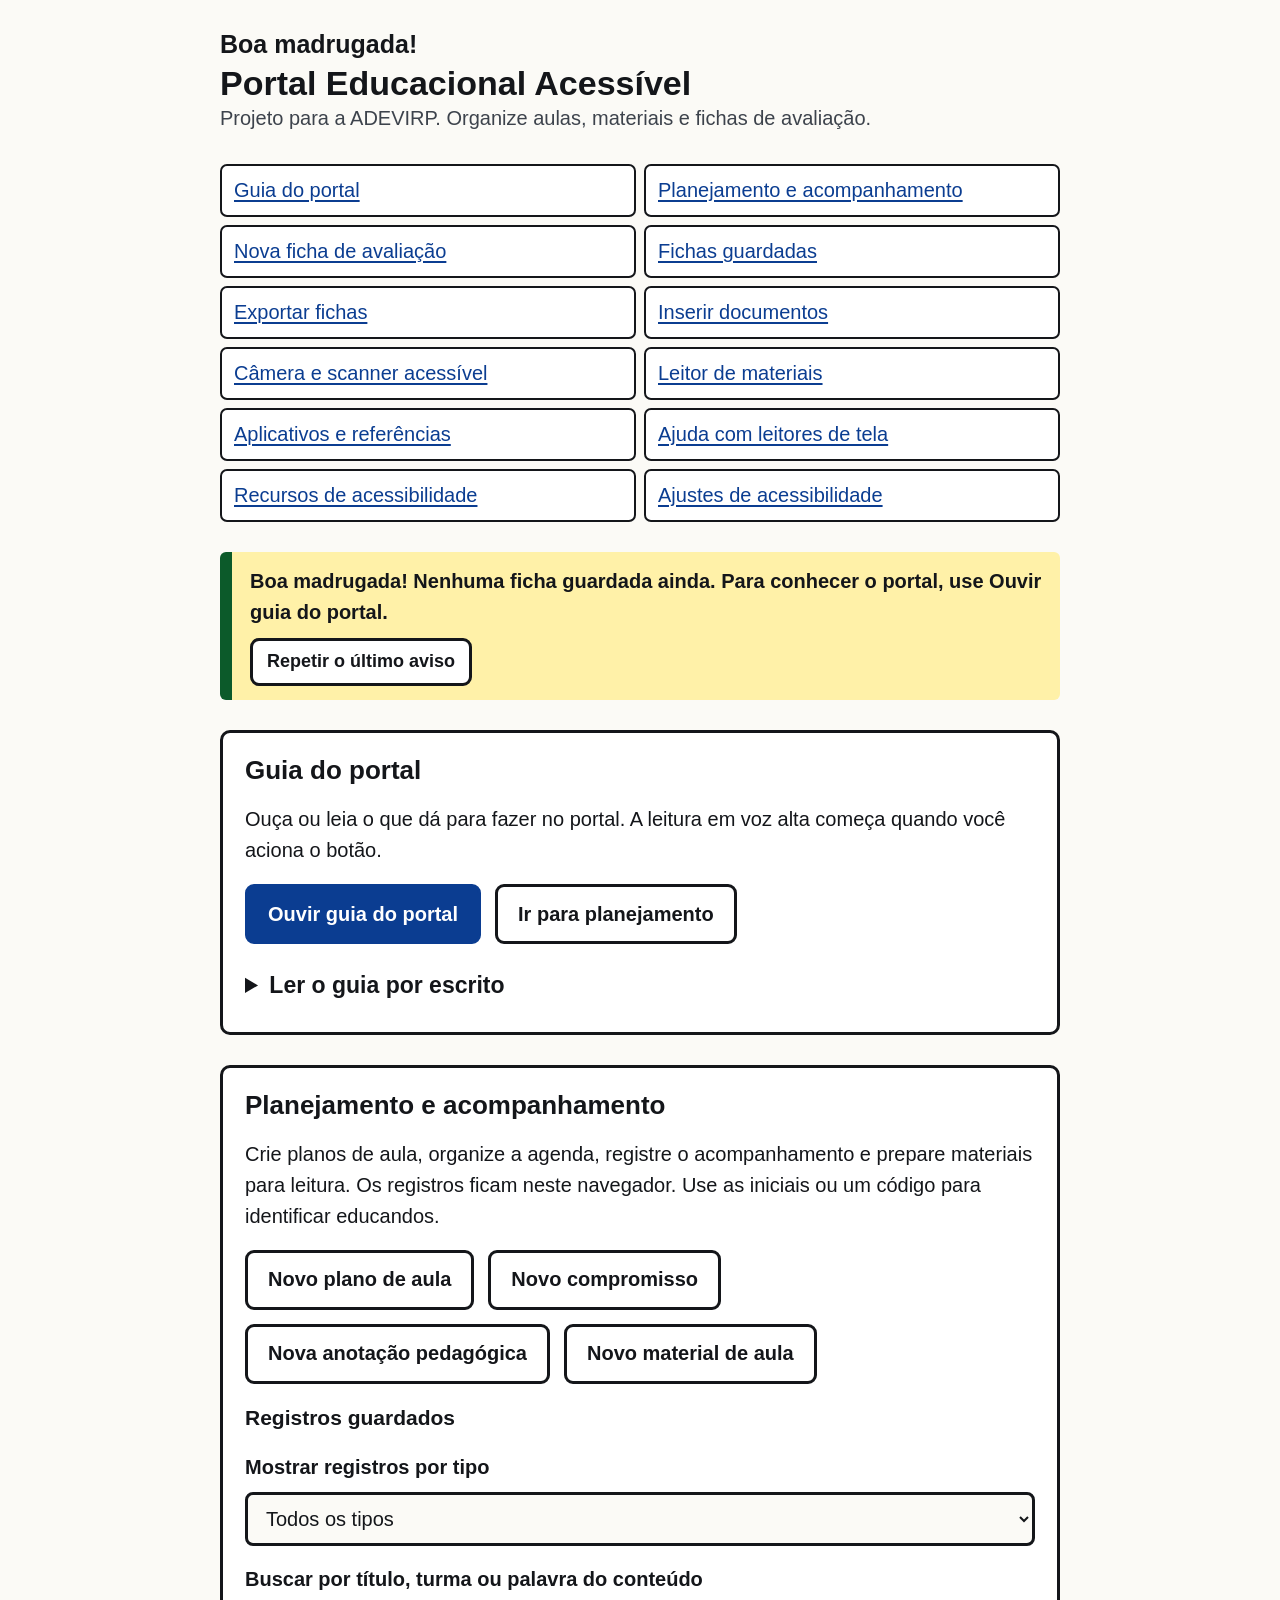
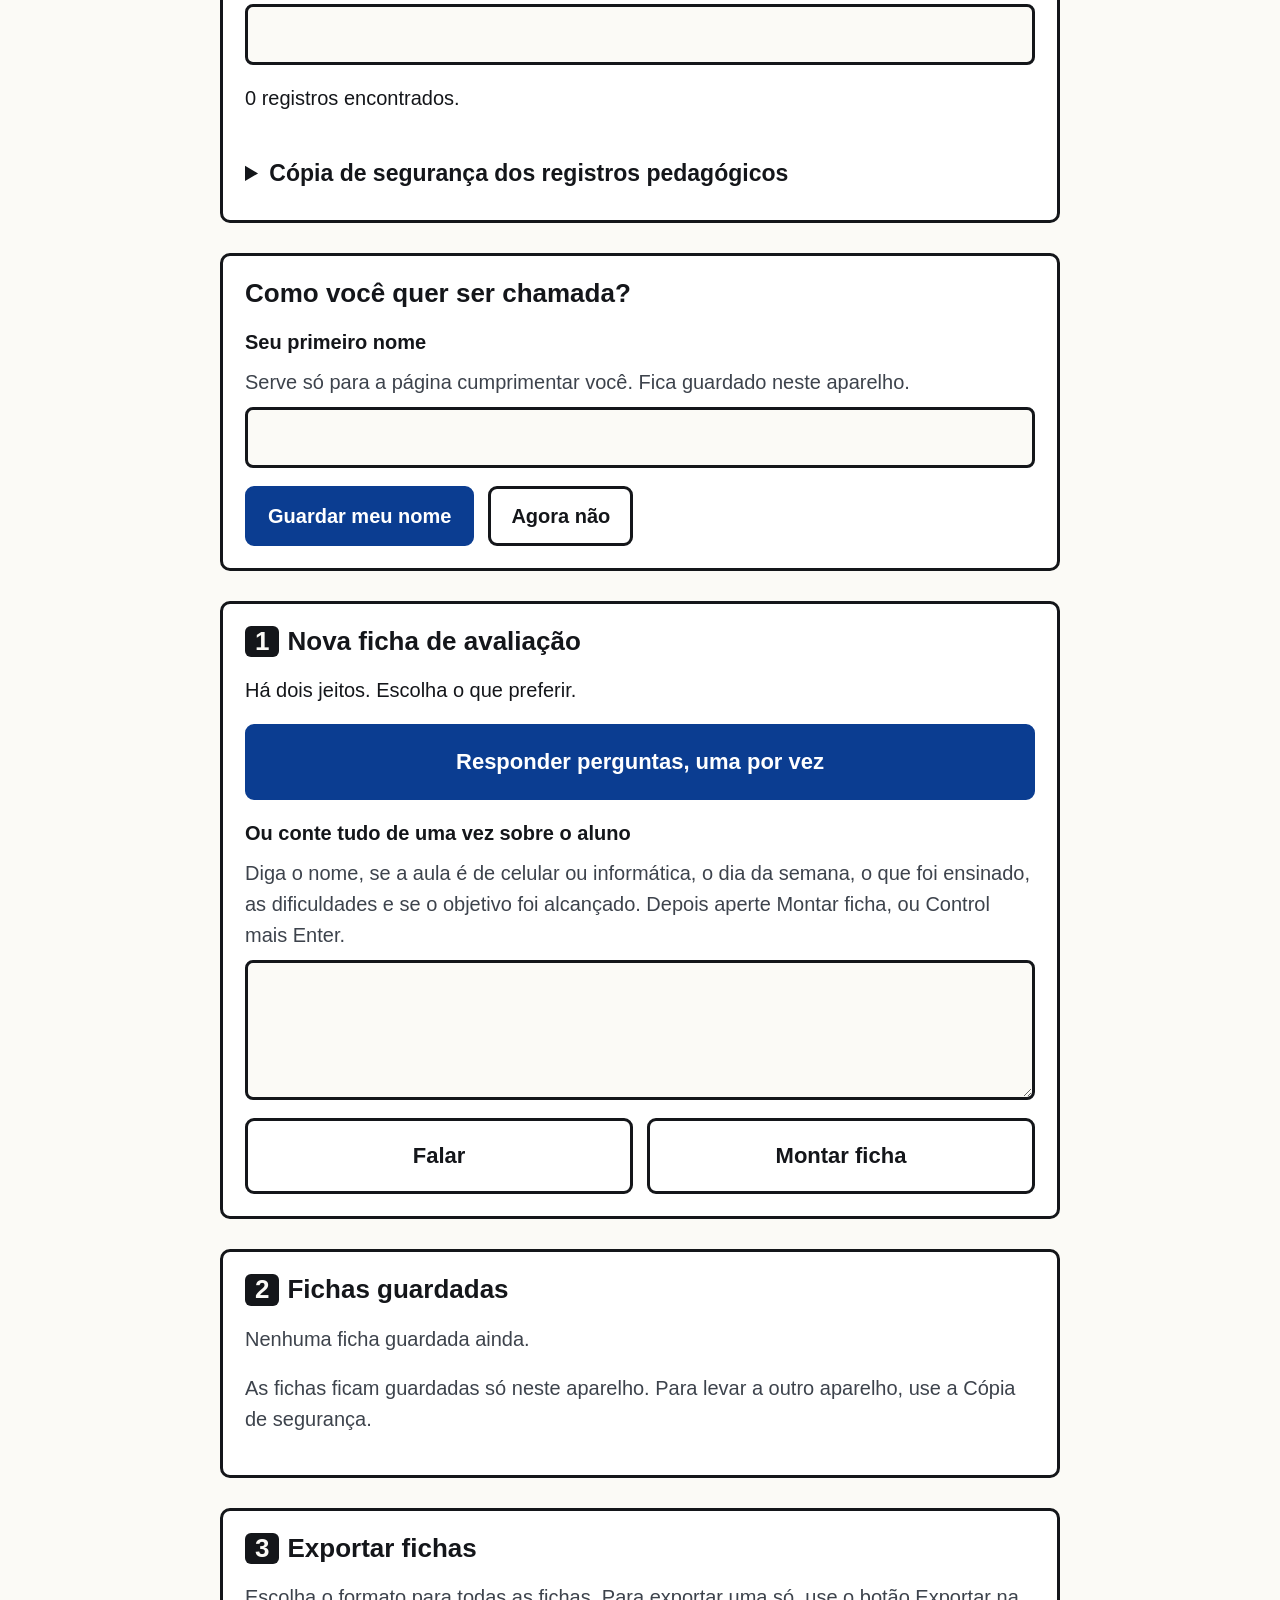
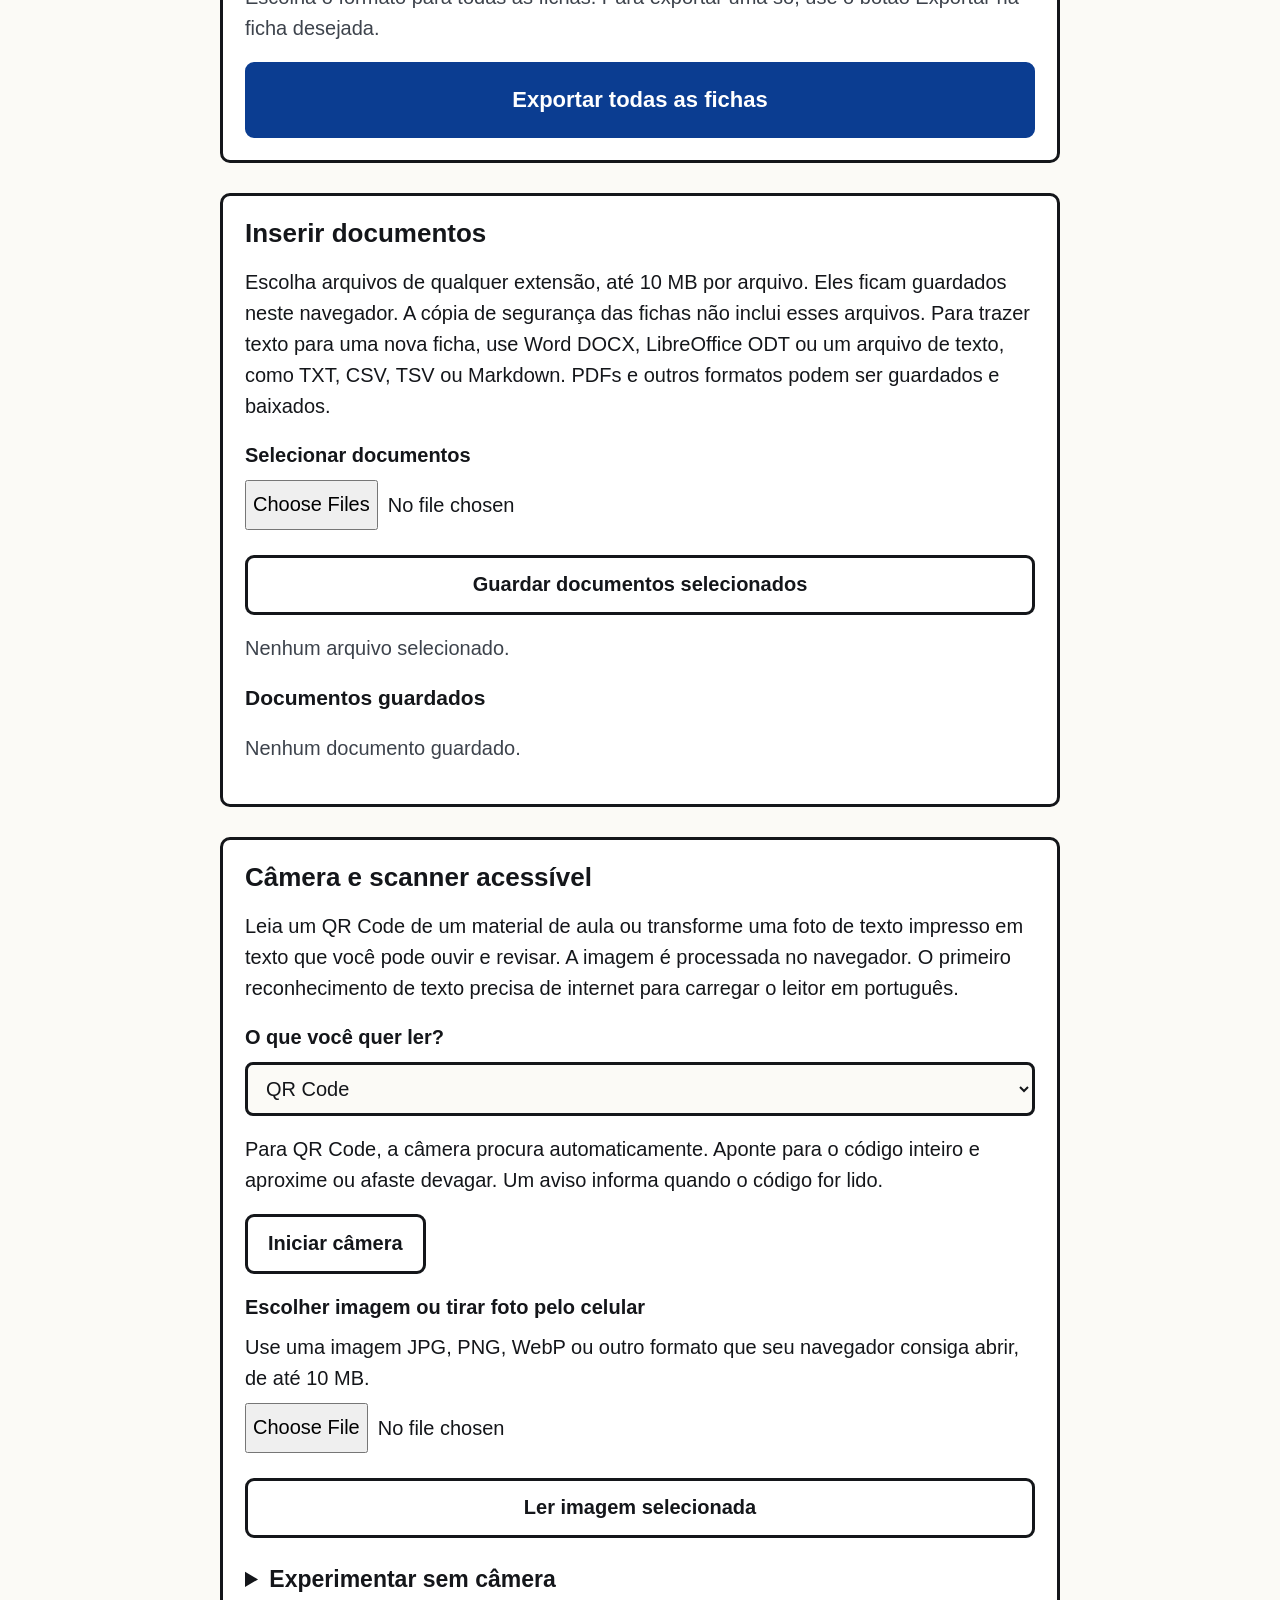
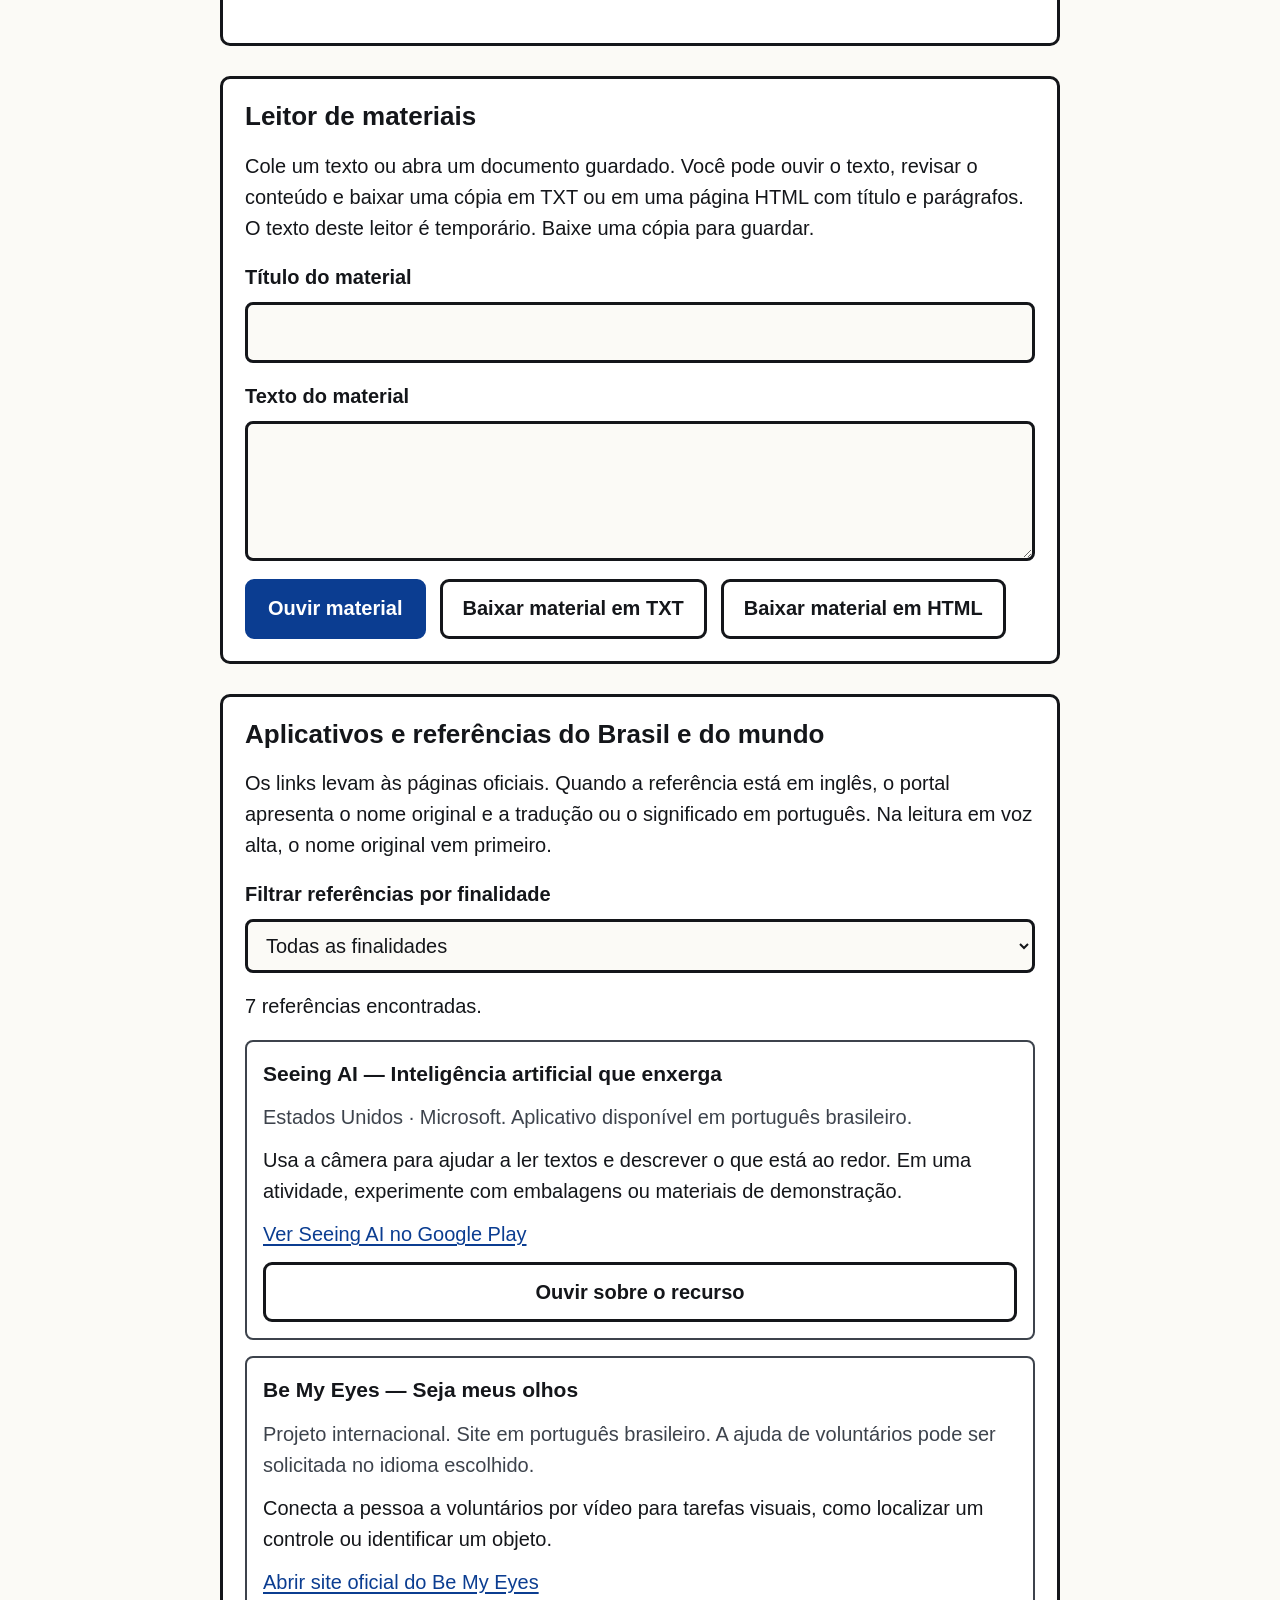
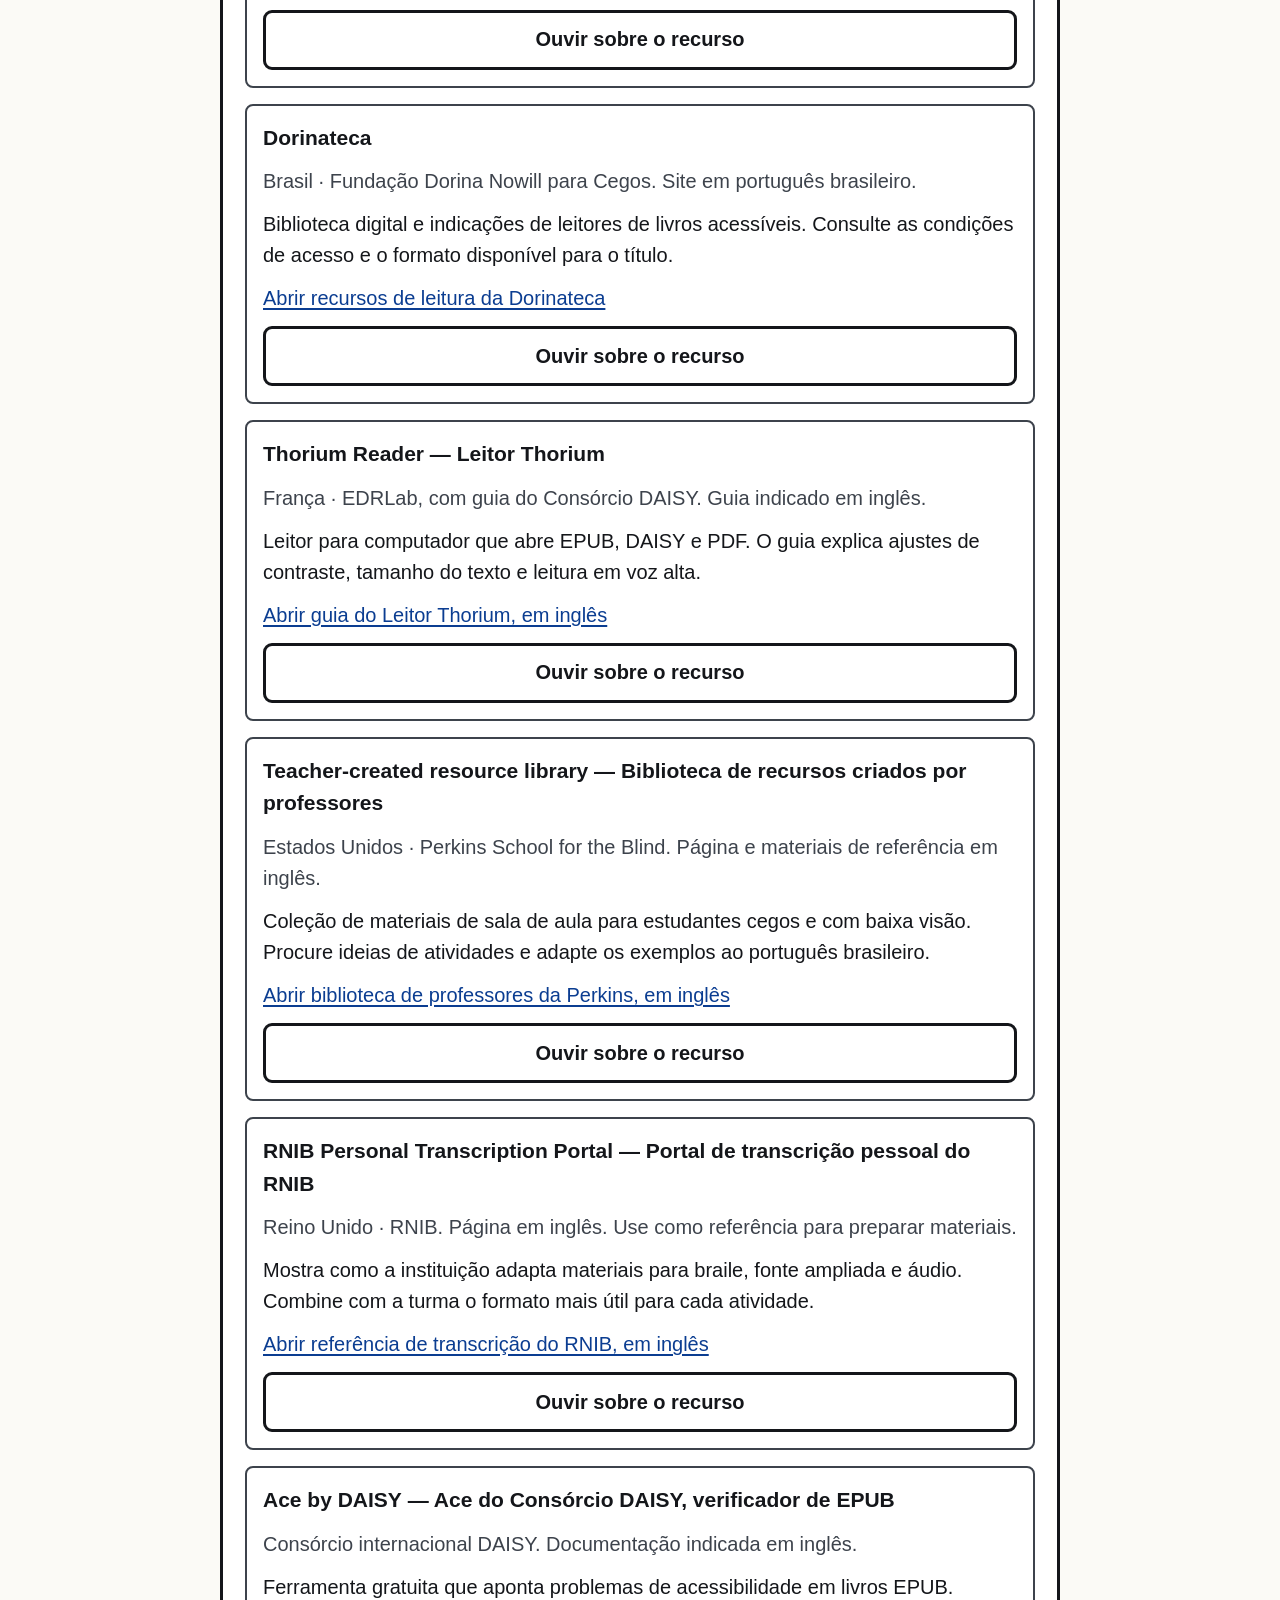
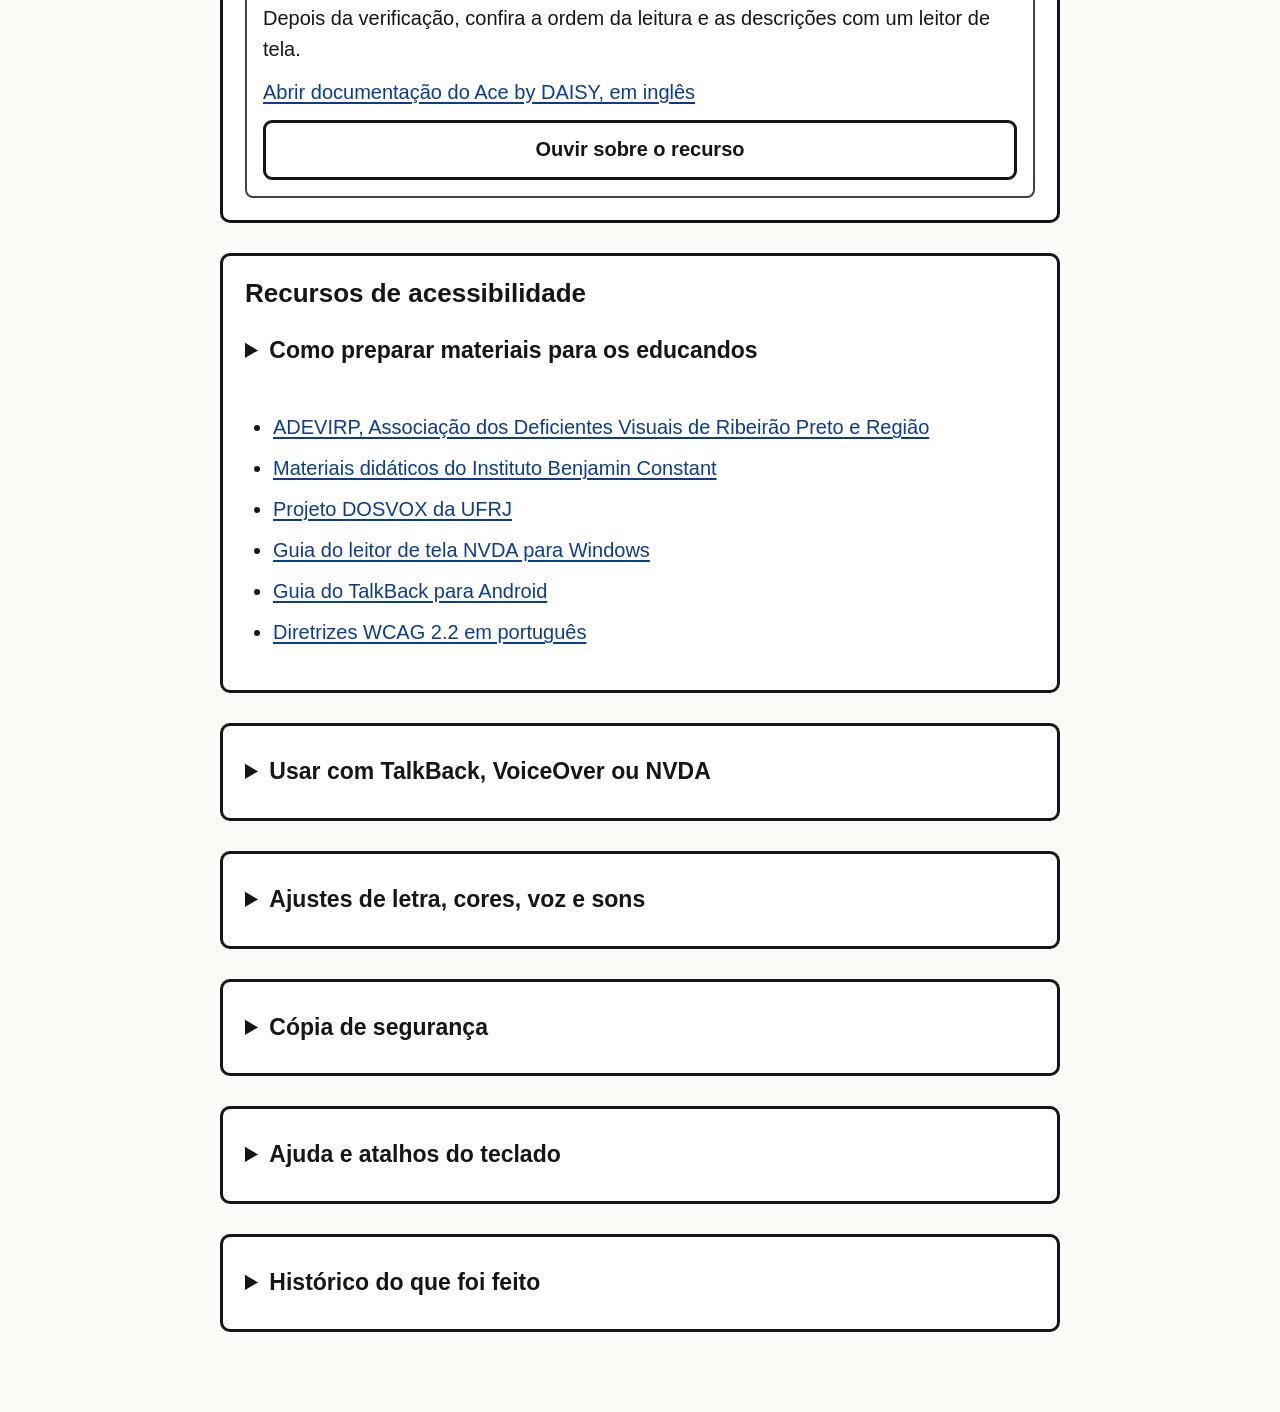
<file: docs/fichas-avaliacao-2026/index.html>
<!DOCTYPE html>
<html lang="pt-BR" data-tamanho="g">
<head>
<meta charset="utf-8">
<meta name="viewport" content="width=device-width, initial-scale=1">
<title>Portal Educacional Acessível | Projeto para a ADEVIRP</title>
<style>
/* Layout: uma coluna só, na ordem em que o trabalho acontece. Letras grandes, contraste alto, foco bem visível. */
:root{
  --fundo:#fbfaf6; --painel:#ffffff; --texto:#14161a; --suave:#3d434c; --linha:#14161a;
  --acao:#0b3d91; --acao-texto:#ffffff; --foco:#c2410c; --ok:#0c5a2a; --erro:#a11212; --marca:#fff1a8;
  --fonte:Verdana, Tahoma, "Segoe UI", Arial, sans-serif;
}
@media (prefers-color-scheme: dark){
  :root:not([data-theme="light"]):not([data-cores="claro"]){
    color-scheme:dark;
    --fundo:#0c0d10; --painel:#16181d; --texto:#f6f4ee; --suave:#d3d6db; --linha:#f6f4ee;
    --acao:#ffd84a; --acao-texto:#0c0d10; --foco:#7fd4ff; --ok:#7be3a0; --erro:#ffa3a3; --marca:#3b3200;
  }
}
:root[data-theme="dark"]:not([data-cores="claro"]), :root[data-cores="escuro"]{
  color-scheme:dark;
  --fundo:#0c0d10; --painel:#16181d; --texto:#f6f4ee; --suave:#d3d6db; --linha:#f6f4ee;
  --acao:#ffd84a; --acao-texto:#0c0d10; --foco:#7fd4ff; --ok:#7be3a0; --erro:#ffa3a3; --marca:#3b3200;
}
:root[data-cores="amarelo"]{
  color-scheme:dark;
  --fundo:#000000; --painel:#000000; --texto:#ffee33; --suave:#ffee33; --linha:#ffee33;
  --acao:#ffee33; --acao-texto:#000000; --foco:#ffffff; --ok:#8dffab; --erro:#ffb0b0; --marca:#1c1a00;
}
*{box-sizing:border-box}
html{font-size:125%}
html[data-tamanho="m"]{font-size:150%}
html[data-tamanho="e"]{font-size:185%}
body{margin:0;background:var(--fundo);color:var(--texto);font-family:var(--fonte);line-height:1.55}
.pagina{max-width:44rem;margin:0 auto;padding:1.25rem 1rem 4rem;display:flex;flex-direction:column;gap:1.5rem}
main{display:flex;flex-direction:column;gap:1.5rem}
h1{font-size:1.7rem;line-height:1.15;margin:0;text-wrap:balance}
h2{font-size:1.3rem;line-height:1.2;margin:0;text-wrap:balance}
h3{font-size:1.05rem;margin:0;overflow-wrap:anywhere}
p{margin:0}
.suave{color:var(--suave)}
.so-leitor{position:absolute;width:1px;height:1px;overflow:hidden;clip-path:inset(50%);white-space:nowrap}
.pular{position:absolute;left:-999rem}
.pular:focus{left:1rem;top:1rem;background:var(--painel);color:var(--texto);padding:.5rem 1rem;z-index:5}
section,details.bloco{background:var(--painel);border:3px solid var(--linha);border-radius:.5rem;padding:1.1rem;display:flex;flex-direction:column;gap:.9rem}
details.bloco{display:block}
details.bloco>*+*{margin-top:.9rem}
.numero{display:inline-block;background:var(--texto);color:var(--fundo);border-radius:.3rem;padding:0 .5rem;margin-right:.4rem;font-weight:700}
label,legend{font-weight:700}
textarea,input[type=text],input[type=search],input[type=url],input[type=email],input[type=password],select{width:100%;font:inherit;color:var(--texto);background:var(--fundo);border:3px solid var(--linha);border-radius:.4rem;padding:.6rem .7rem}
textarea{min-height:7rem;resize:vertical}
[aria-invalid="true"]{border-color:var(--erro);border-style:dashed}
.msg-erro{color:var(--erro);font-weight:700}
fieldset{border:2px solid var(--suave);border-radius:.4rem;padding:.7rem .8rem;margin:0;display:flex;flex-direction:column;gap:.3rem;min-width:0}
legend{padding:0 .3rem}
.opcao{display:flex;align-items:center;gap:.7rem;padding:.35rem .2rem;font-weight:400}
.opcao input{width:1.6rem;height:1.6rem;flex:none;accent-color:var(--acao)}
.campo,.passo{display:flex;flex-direction:column;gap:.45rem}
.botoes{display:flex;flex-wrap:wrap;gap:.7rem}
button{font:inherit;font-weight:700;min-height:3rem;padding:.55rem 1rem;border-radius:.45rem;border:3px solid var(--linha);background:var(--painel);color:var(--texto);cursor:pointer}
button.principal{background:var(--acao);color:var(--acao-texto);border-color:var(--acao)}
button.grande{font-size:1.1rem;min-height:3.8rem}
.botoes button.grande{flex:1 1 13rem}
button[aria-pressed="true"]{background:var(--erro);color:var(--painel);border-color:var(--erro)}
button:disabled{opacity:.55;cursor:not-allowed}
:focus-visible{outline:5px solid var(--foco);outline-offset:3px}
[hidden]{display:none!important}
#aviso{border-left:.6rem solid var(--ok);background:var(--marca);padding:.7rem .9rem;font-weight:700;border-radius:.3rem;display:flex;flex-direction:column;gap:.5rem}
#aviso button{min-height:2.4rem;padding:.25rem .7rem;font-size:.9rem}
#aviso{overflow-wrap:anywhere}
#aviso.erro{border-left-color:var(--erro);border-left-style:double}
#aviso.andando{border-left-style:dotted}
ul.lista{list-style:none;margin:0;padding:0;display:flex;flex-direction:column;gap:.8rem}
ul.lista li{border:2px solid var(--suave);border-radius:.4rem;padding:.8rem;display:flex;flex-direction:column;gap:.6rem}
.selo{display:inline-block;border:2px solid currentColor;border-radius:2rem;padding:0 .6rem;font-size:.85rem;font-weight:700}
.selo.falta{color:var(--erro)} .selo.pronta{color:var(--ok)}
summary{font-weight:700;cursor:pointer;padding:.3rem 0;font-size:1.15rem}
details ul,details ol{margin:0;padding-left:1.3rem}
details li+li{margin-top:.35rem}
dialog{max-width:min(36rem,calc(100vw - 2rem));border:4px solid var(--linha);border-radius:.6rem;background:var(--painel);color:var(--texto);padding:1.2rem}
dialog>*+*{margin-top:1rem}
dialog::backdrop{background:rgba(0,0,0,.7)}
dialog .botoes{flex-direction:column}
kbd{border:2px solid var(--suave);border-radius:.3rem;padding:0 .3rem;font:inherit;font-weight:700;white-space:nowrap}
@media (prefers-reduced-motion: reduce){*{transition:none!important;animation:none!important;scroll-behavior:auto!important}}
a{color:var(--acao);text-decoration:underline;text-underline-offset:.15em;overflow-wrap:anywhere}
.atalhos-portal{list-style:none;margin:0;padding:0;display:grid;grid-template-columns:repeat(auto-fit,minmax(min(100%,15rem),1fr));gap:.4rem}
.atalhos-portal a{display:flex;align-items:center;min-height:2.5rem;padding:.45rem .6rem;border:2px solid var(--linha);border-radius:.35rem;background:var(--painel)}
#ped-form{display:grid;gap:1rem}
.ped-texto,.nome-documento{white-space:pre-wrap;overflow-wrap:anywhere}
.nome-documento{font-weight:700}
.recursos-links{padding-inline-start:1.4rem}
.recursos-links li+li{margin-top:.5rem}
input[type=file]{max-width:100%;font:inherit}
input[type=file]::file-selector-button{font:inherit;max-width:100%;margin:0 .5rem .35rem 0;min-height:2.5rem}
button,summary,label,h2,h4{overflow-wrap:anywhere}
button{max-width:100%}
#dlg{max-height:calc(100dvh - 1rem);overflow:auto}
@media(max-width:22rem){.pagina{padding-inline:.6rem}section,details.bloco{padding:.7rem}.botoes{gap:.55rem}}
@media(forced-colors:active){:focus-visible{outline-color:Highlight}.selo{forced-color-adjust:auto}}
#scanner-video{width:100%;max-height:24rem;background:#101010;border:2px solid var(--linha);border-radius:.4rem}
.atalhos-portal li,.campo,.botoes,main,section{min-width:0}
button,input,select,textarea{max-inline-size:100%;min-inline-size:0}
input[type=file]{width:100%;white-space:normal;overflow-wrap:anywhere}
#dlg{width:min(36rem,calc(100vw - 1rem));max-height:calc(100dvh - 1rem);overflow:auto}
#intro-parte:empty{margin-block:-.45rem;min-height:0}
@media(max-width:22rem){dialog{padding:.6rem}.botoes button.grande{flex-basis:100%}}
</style>
</head>
<body>
<a class="pular" href="#conteudo-principal">Pular para o conteúdo principal</a>
<div class="pagina">
<header>
  <p id="saudacao" style="font-size:1.25rem;font-weight:700"></p>
  <h1>Portal Educacional Acessível</h1>
  <p class="suave">Projeto para a ADEVIRP. Organize aulas, materiais e fichas de avaliação.</p>
</header>
<nav aria-label="Seções do portal">
  <ul class="atalhos-portal">
    <li><a href="#t-intro">Guia do portal</a></li>
    <li><a href="#t-pedagogico">Planejamento e acompanhamento</a></li>
    <li><a href="#t1">Nova ficha de avaliação</a></li>
    <li><a href="#t2">Fichas guardadas</a></li>
    <li><a href="#t3">Exportar fichas</a></li>
    <li><a href="#t-documentos">Inserir documentos</a></li>
    <li><a href="#t-scanner">Câmera e scanner acessível</a></li>
    <li><a href="#t-leitor">Leitor de materiais</a></li>
    <li><a href="#t-internacional">Aplicativos e referências</a></li>
    <li><a href="#leitores-portal">Ajuda com leitores de tela</a></li>
    <li><a href="#t-recursos">Recursos de acessibilidade</a></li>
    <li><a href="#ajustes-portal">Ajustes de acessibilidade</a></li>
  </ul>
</nav>

<div id="aviso">
  <p><span class="so-leitor">Último aviso: </span><span id="aviso-texto">Abrindo.</span></p>
  <div class="botoes">
    <button type="button" id="btn-repetir" aria-keyshortcuts="Alt+Shift+A">Repetir o último aviso</button>
    <button type="button" id="btn-parar-voz" class="principal" hidden>Parar a voz</button>
    <button type="button" id="btn-desfazer" hidden></button>
  </div>
</div>
<div class="so-leitor" id="vivo-calmo" role="status" aria-live="polite" aria-atomic="true"></div>
<div class="so-leitor" id="vivo-urgente" role="alert" aria-atomic="true"></div>

<main id="conteudo-principal" tabindex="-1">
<section id="intro" aria-labelledby="t-intro">
  <h2 id="t-intro" tabindex="-1">Guia do portal</h2>
  <p>Ouça ou leia o que dá para fazer no portal. A leitura em voz alta começa quando você aciona o botão.</p>
  <div class="botoes">
    <button type="button" id="btn-intro" class="principal" aria-keyshortcuts="Alt+Shift+I">Ouvir guia do portal</button>
    <button type="button" id="btn-intro-pular">Ir para planejamento</button>
  </div>
  <p id="intro-parte" class="suave" role="status" aria-atomic="true"></p>
  <details id="intro-texto">
    <summary>Ler o guia por escrito</summary>
    <ol id="intro-lista"></ol>
  </details>
</section>
<section aria-labelledby="t-pedagogico">
  <h2 id="t-pedagogico" tabindex="-1">Planejamento e acompanhamento</h2>
  <p>Crie planos de aula, organize a agenda, registre o acompanhamento e prepare materiais para leitura. Os registros ficam neste navegador. Use as iniciais ou um código para identificar educandos.</p>
  <div class="botoes">
    <button type="button" data-novo-registro="plano">Novo plano de aula</button>
    <button type="button" data-novo-registro="agenda">Novo compromisso</button>
    <button type="button" data-novo-registro="diario">Nova anotação pedagógica</button>
    <button type="button" data-novo-registro="material">Novo material de aula</button>
  </div>
  <form id="ped-form" hidden>
    <h3 id="ped-editor" tabindex="-1"></h3>
    <p>Os campos Título e Conteúdo são obrigatórios.</p>
    <div class="campo"><label for="ped-titulo">Título (obrigatório)</label>
      <input id="ped-titulo" type="text" maxlength="120" required></div>
    <div class="campo" id="ped-data-campo"><label for="ped-data">Data (AAAA-MM-DD)</label>
      <p id="ped-data-dica" class="suave">Exemplo de preenchimento: 2026-11-25.</p>
      <input id="ped-data" type="text" maxlength="10" autocomplete="off" aria-describedby="ped-data-dica"></div>
    <div class="campo"><label for="ped-grupo">Turma, grupo ou código do educando (opcional)</label>
      <input id="ped-grupo" type="text" maxlength="80"></div>
    <div class="campo"><label id="ped-conteudo-label" for="ped-conteudo">Conteúdo (obrigatório)</label>
      <p id="ped-dica" class="suave"></p>
      <textarea id="ped-conteudo" required maxlength="12000" aria-describedby="ped-dica"></textarea></div>
    <div class="campo" id="ped-url-campo" hidden><label for="ped-url">Link do material (opcional)</label>
      <p id="ped-url-dica" class="suave">Use um endereço que comece com https://.</p>
      <input id="ped-url" type="url" maxlength="2048" aria-describedby="ped-url-dica"></div>
    <label class="opcao" id="ped-concluido-campo" hidden><input id="ped-concluido" type="checkbox"> Compromisso concluído</label>
    <div class="botoes">
      <button id="ped-salvar" type="submit" class="principal">Salvar registro</button>
      <button id="ped-cancelar" type="button">Cancelar edição</button>
    </div>
  </form>
  <h3 id="ped-registros" tabindex="-1">Registros guardados</h3>
  <div class="campo"><label for="ped-filtro">Mostrar registros por tipo</label>
    <select id="ped-filtro">
      <option value="">Todos os tipos</option>
      <option value="plano">Planos de aula</option>
      <option value="agenda">Agenda</option>
      <option value="diario">Diário pedagógico</option>
      <option value="material">Materiais de aula</option>
    </select></div>
  <div class="campo"><label for="ped-busca">Buscar por título, turma ou palavra do conteúdo</label>
    <input id="ped-busca" type="search" autocomplete="off"></div>
  <p id="ped-total" role="status" aria-live="polite" aria-atomic="true"></p>
  <ul id="ped-lista" class="lista"></ul>
  <details>
    <summary>Cópia de segurança dos registros pedagógicos</summary>
    <p>Guarde o JSON em local protegido. Esta cópia inclui agenda, planos, anotações e materiais de aula. As fichas e os arquivos inseridos têm opções próprias na página.</p>
    <div class="botoes">
      <button type="button" id="ped-exportar">Baixar cópia dos registros</button>
      <button type="button" id="ped-importar">Restaurar registros de uma cópia</button>
    </div>
    <input type="file" id="ped-arquivo" accept=".json,application/json" aria-label="Selecionar a cópia dos registros pedagógicos" hidden>
  </details>
</section>

<section id="boas-vindas" aria-labelledby="t0" hidden>
  <h2 id="t0">Como você quer ser chamada?</h2>
  <div class="campo">
    <label for="nome-ini">Seu primeiro nome</label>
    <p id="nome-ini-dica" class="suave">Serve só para a página cumprimentar você. Fica guardado neste aparelho.</p>
    <input type="text" id="nome-ini" maxlength="40" autocomplete="given-name" aria-describedby="nome-ini-dica">
  </div>
  <div class="botoes">
    <button type="button" id="btn-nome-ini" class="principal">Guardar meu nome</button>
    <button type="button" id="btn-nome-nao">Agora não</button>
  </div>
</section>
<section aria-labelledby="t1">
  <h2 id="t1" tabindex="-1"><span class="numero" aria-hidden="true">1</span>Nova ficha de avaliação</h2>
  <p>Há dois jeitos. Escolha o que preferir.</p>
  <button type="button" id="btn-guiado" class="grande principal" aria-keyshortcuts="Alt+Shift+N">Responder perguntas, uma por vez</button>
  <div class="campo">
    <label for="fala">Ou conte tudo de uma vez sobre o aluno</label>
    <p id="fala-dica" class="suave">Diga o nome, se a aula é de celular ou informática, o dia da semana, o que foi ensinado, as dificuldades e se o objetivo foi alcançado. Depois aperte Montar ficha, ou Control mais Enter.</p>
    <textarea id="fala" aria-describedby="fala-dica" maxlength="12000"></textarea>
  </div>
  <div class="botoes">
    <button type="button" id="btn-falar" class="grande btn-ditar" hidden aria-pressed="false" aria-keyshortcuts="Alt+Shift+F">Falar</button>
    <button type="button" id="btn-montar" class="grande" aria-keyshortcuts="Alt+Shift+M">Montar ficha</button>
  </div>
</section>

<section id="editor" aria-labelledby="t-ed" hidden>
  <h2 id="t-ed" tabindex="-1">Ficha</h2>
  <p id="onde" class="suave"></p>
  <form id="form" novalidate style="display:flex;flex-direction:column;gap:1rem">
    <div id="passos" style="display:flex;flex-direction:column;gap:1rem"></div>
    <div class="botoes" id="nav-passos">
      <button type="button" id="btn-voltar">Pergunta anterior</button>
      <button type="button" id="btn-proxima" class="principal">Próxima pergunta</button>
    </div>
    <div class="botoes">
      <button type="submit" id="btn-salvar" class="principal grande" aria-keyshortcuts="Alt+Shift+S">Salvar ficha</button>
      <button type="button" id="btn-ouvir-ed" hidden aria-keyshortcuts="Alt+Shift+O">Ouvir esta ficha</button>
      <button type="button" id="btn-modo"></button>
      <button type="button" id="btn-fechar">Fechar a ficha</button>
    </div>
  </form>
</section>

<section aria-labelledby="t2">
  <h2 id="t2" tabindex="-1"><span class="numero" aria-hidden="true">2</span>Fichas guardadas</h2>
  <p id="contagem" class="suave"></p>
  <p id="estado-conta" class="suave" hidden></p>
  <div class="campo" id="campo-busca" hidden>
    <label for="busca">Procurar aluno pelo nome</label>
    <input type="search" id="busca" autocomplete="off">
  </div>
  <ul class="lista" id="lista"></ul>
</section>

<section aria-labelledby="t3">
  <h2 id="t3" tabindex="-1"><span class="numero" aria-hidden="true">3</span>Exportar fichas</h2>
  <p class="suave">Escolha o formato para todas as fichas. Para exportar uma só, use o botão Exportar na ficha desejada.</p>
  <button type="button" id="btn-word" class="grande principal" aria-keyshortcuts="Alt+Shift+B">Exportar todas as fichas</button>
</section>

<section aria-labelledby="t-documentos">
  <h2 id="t-documentos" tabindex="-1">Inserir documentos</h2>
  <p id="documento-dica">Escolha arquivos de qualquer extensão, até 10 MB por arquivo. Eles ficam guardados neste navegador. A cópia de segurança das fichas não inclui esses arquivos. Para trazer texto para uma nova ficha, use Word DOCX, LibreOffice ODT ou um arquivo de texto, como TXT, CSV, TSV ou Markdown. PDFs e outros formatos podem ser guardados e baixados.</p>
  <div class="campo">
    <label for="documento-arquivo">Selecionar documentos</label>
    <input type="file" id="documento-arquivo" multiple aria-describedby="documento-dica">
  </div>
  <button type="button" id="documento-guardar">Guardar documentos selecionados</button>
  <p id="documento-estado" class="suave">Nenhum arquivo selecionado.</p>
  <h3>Documentos guardados</h3>
  <p id="documento-vazio" class="suave">Carregando documentos.</p>
  <ul class="lista" id="documento-lista"></ul>
</section>

<section aria-labelledby="t-scanner">
  <h2 id="t-scanner" tabindex="-1">Câmera e scanner acessível</h2>
  <p>Leia um QR Code de um material de aula ou transforme uma foto de texto impresso em texto que você pode ouvir e revisar. A imagem é processada no navegador. O primeiro reconhecimento de texto precisa de internet para carregar o leitor em português.</p>
  <div class="campo">
    <label for="scanner-modo">O que você quer ler?</label>
    <select id="scanner-modo">
      <option value="qr">QR Code</option>
      <option value="ocr">Texto impresso em português</option>
    </select>
  </div>
  <p id="scanner-dica">Para QR Code, a câmera procura automaticamente. Aponte para o código inteiro e aproxime ou afaste devagar. Um aviso informa quando o código for lido.</p>
  <div class="botoes">
    <button type="button" id="scanner-abrir">Iniciar câmera</button>
    <button type="button" id="scanner-fechar" hidden>Desligar câmera</button>
    <button type="button" id="scanner-capturar" hidden>Capturar foto e reconhecer texto</button>
  </div>
  <video id="scanner-video" autoplay playsinline muted aria-hidden="true" hidden></video>
  <div class="campo">
    <label for="scanner-foto">Escolher imagem ou tirar foto pelo celular</label>
    <p id="scanner-arquivo-dica">Use uma imagem JPG, PNG, WebP ou outro formato que seu navegador consiga abrir, de até 10 MB.</p>
    <input id="scanner-foto" type="file" accept="image/*" aria-describedby="scanner-arquivo-dica">
  </div>
  <button type="button" id="scanner-processar">Ler imagem selecionada</button>
  <details>
    <summary>Experimentar sem câmera</summary>
    <p>Use exemplos de demonstração para conhecer o resultado antes de escanear um material próprio.</p>
    <div class="botoes">
      <button type="button" id="scanner-exemplo-qr">Testar com QR Code de exemplo</button>
      <button type="button" id="scanner-exemplo-ocr">Testar com texto de exemplo</button>
    </div>
  </details>
  <p id="scanner-status" role="status" aria-atomic="true"></p>
  <div id="scanner-resultado" class="campo" hidden>
    <h3 id="scanner-titulo" tabindex="-1">Resultado da leitura</h3>
    <p id="scanner-resultado-dica"></p>
    <label for="scanner-texto">Conteúdo reconhecido</label>
    <textarea id="scanner-texto" aria-describedby="scanner-resultado-dica"></textarea>
    <div class="botoes">
      <button type="button" id="scanner-ouvir">Ouvir resultado</button>
      <button type="button" id="scanner-enviar">Abrir no leitor de materiais</button>
    </div>
    <a id="scanner-link" hidden></a>
  </div>
</section>

<section aria-labelledby="t-leitor">
  <h2 id="t-leitor" tabindex="-1">Leitor de materiais</h2>
  <p id="leitor-dica">Cole um texto ou abra um documento guardado. Você pode ouvir o texto, revisar o conteúdo e baixar uma cópia em TXT ou em uma página HTML com título e parágrafos. O texto deste leitor é temporário. Baixe uma cópia para guardar.</p>
  <div class="campo">
    <label for="leitor-titulo">Título do material</label>
    <input type="text" id="leitor-titulo" maxlength="120">
  </div>
  <div class="campo">
    <label for="leitor-texto">Texto do material</label>
    <textarea id="leitor-texto" maxlength="24000" aria-describedby="leitor-dica"></textarea>
  </div>
  <div class="botoes">
    <button type="button" id="leitor-ouvir" class="principal">Ouvir material</button>
    <button type="button" id="leitor-baixar-txt">Baixar material em TXT</button>
    <button type="button" id="leitor-baixar-html">Baixar material em HTML</button>
  </div>
</section>
<section aria-labelledby="t-internacional">
  <h2 id="t-internacional" tabindex="-1">Aplicativos e referências do Brasil e do mundo</h2>
  <p>Os links levam às páginas oficiais. Quando a referência está em inglês, o portal apresenta o nome original e a tradução ou o significado em português. Na leitura em voz alta, o nome original vem primeiro.</p>
  <div class="campo">
    <label for="catalogo-filtro">Filtrar referências por finalidade</label>
    <select id="catalogo-filtro">
      <option value="">Todas as finalidades</option>
      <option value="cotidiano">Leitura e apoio no cotidiano</option>
      <option value="livros">Livros e leitura digital</option>
      <option value="ensino">Preparação de aulas e materiais</option>
    </select>
  </div>
  <p id="catalogo-total" role="status" aria-atomic="true"></p>
  <ul id="catalogo-lista" class="lista"></ul>
</section>

<section aria-labelledby="t-recursos">
  <h2 id="t-recursos" tabindex="-1">Recursos de acessibilidade</h2>
  <details>
    <summary>Como preparar materiais para os educandos</summary>
    <ol>
      <li>Use títulos em ordem e dê nomes claros aos links, para que façam sentido quando lidos fora da frase.</li>
      <li>Descreva no texto as informações importantes de imagens, gráficos e atividades visuais.</li>
      <li>Use texto selecionável e uma ordem de leitura clara. Se enviar áudio, inclua uma transcrição.</li>
      <li>Combine com o educando o formato que ele prefere, como texto digital, fonte ampliada, braile ou áudio.</li>
      <li>Revise o material com teclado e leitor de tela antes de compartilhar.</li>
    </ol>
  </details>
  <ul class="recursos-links">
    <li><a href="https://adevirp.com.br/">ADEVIRP, Associação dos Deficientes Visuais de Ribeirão Preto e Região</a></li>
    <li><a href="https://www.gov.br/pt-br/servicos/receber-materiais-didatico-pedagogicos?id=10027&amp;origem=servico">Materiais didáticos do Instituto Benjamin Constant</a></li>
    <li><a href="https://intervox.nce.ufrj.br/dosvox/">Projeto DOSVOX da UFRJ</a></li>
    <li><a href="https://api.nvaccess.org/documentation/userGuide.html">Guia do leitor de tela NVDA para Windows</a></li>
    <li><a href="https://support.google.com/accessibility/android/answer/6283677?hl=pt-BR">Guia do TalkBack para Android</a></li>
    <li><a href="https://www.w3.org/Translations/WCAG22-pt-BR/">Diretrizes WCAG 2.2 em português</a></li>
  </ul>
</section>

<details class="bloco" id="ajuda-leitores">
  <summary id="leitores-portal">Usar com TalkBack, VoiceOver ou NVDA</summary>
  <p>Os títulos, campos e botões podem ser lidos pelo leitor de tela do aparelho. A voz do portal é opcional. Em Ajustes, deixe a leitura dos avisos em voz alta desligada se o seu leitor de tela já anuncia as mensagens.</p>
  <ul>
    <li><strong>TalkBack no Android.</strong> No Chrome, deslize para explorar os controles e toque duas vezes para ativar o item em foco. Nos controles de leitura, use a opção de títulos para encontrar a área desejada. <a href="https://support.google.com/accessibility/android/answer/6006598?hl=pt-BR">Consultar o guia de navegação do TalkBack</a>.</li>
    <li><strong>VoiceOver no iPhone ou iPad.</strong> No Safari, use o rotor para escolher títulos ou links e deslize para cima ou para baixo para percorrê-los. <a href="https://support.apple.com/pt-br/111796">Consultar o guia do rotor do VoiceOver</a>.</li>
    <li><strong>NVDA no Windows.</strong> No modo de navegação, pressione H para o próximo título e Shift mais H para o anterior. Use Tab para percorrer links e controles. <a href="https://api.nvaccess.org/documentation/userGuide.html"><span lang="en">NVDA User Guide</span>, guia do NVDA em inglês</a>.</li>
  </ul>
  <p>Para começar sem liberar a câmera, abra <a href="#t-scanner">Câmera e scanner acessível</a> e escolha Experimentar sem câmera. Quando a leitura terminar, o foco vai para Resultado da leitura. Avance até Conteúdo reconhecido para revisar, ou até Ouvir resultado para usar a voz do portal.</p>
</details>

<details class="bloco" id="d-pref">
  <summary id="ajustes-portal">Ajustes de letra, cores, voz e sons</summary>
  <div class="campo"><label for="p-nome">Seu nome, para a saudação</label>
    <input type="text" id="p-nome" maxlength="40" autocomplete="given-name"></div>
  <div class="campo"><label for="p-tamanho">Tamanho da letra</label>
    <select id="p-tamanho"><option value="g">Grande</option><option value="m">Maior</option><option value="e">Enorme</option></select></div>
  <div class="campo"><label for="p-cores">Cores</label>
    <select id="p-cores"><option value="auto">Igual ao aparelho</option><option value="claro">Fundo claro</option><option value="escuro">Fundo escuro</option><option value="amarelo">Amarelo no preto</option></select></div>
  <div class="campo"><label for="p-velocidade">Velocidade da voz ao ouvir uma ficha</label>
    <select id="p-velocidade"><option value="0.8">Devagar</option><option value="1">Normal</option><option value="1.3">Rápida</option></select></div>
  <label class="opcao"><input type="checkbox" id="p-sons">Tocar um som curto a cada aviso</label>
  <label class="opcao"><input type="checkbox" id="p-falar">Ler os avisos em voz alta (para quem não usa leitor de telas)</label>
  <label class="opcao"><input type="checkbox" id="p-passo">Mostrar uma pergunta por vez na ficha</label>
</details>

<details class="bloco">
  <summary>Cópia de segurança</summary>
  <p>As fichas ficam guardadas neste navegador, neste aparelho. A cópia de segurança serve para não perder nada e para levar as fichas para outro aparelho.</p>
  <div class="botoes">
    <button type="button" id="btn-copia">Salvar cópia de segurança</button>
    <button type="button" id="btn-restaurar">Trazer fichas de uma cópia de segurança</button>
  </div>
  <input type="file" id="arq-copia" accept=".json,application/json" hidden aria-label="Arquivo da cópia de segurança">
</details>

<details class="bloco">
  <summary>Ajuda e atalhos do teclado</summary>
  <ul>
    <li>A tecla Tab anda pelos botões na ordem dos passos 1, 2 e 3. Com o leitor de telas, a tecla H pula de título em título.</li>
    <li>Todo aviso é falado pelo leitor de telas e fica escrito no alto da página. <kbd>Alt + Shift + A</kbd> repete o último aviso.</li>
    <li><kbd>Alt + Shift + N</kbd> começa uma ficha nova por perguntas.</li>
    <li><kbd>Alt + Shift + F</kbd> liga e desliga o microfone no campo onde você está.</li>
    <li><kbd>Alt + Shift + M</kbd> monta a ficha com o que foi contado. <kbd>Control + Enter</kbd> faz o mesmo dentro do campo.</li>
    <li><kbd>Alt + Shift + S</kbd> salva a ficha aberta. <kbd>Alt + Shift + O</kbd> lê a ficha aberta em voz alta.</li>
    <li><kbd>Alt + Shift + L</kbd> vai para a lista de fichas. <kbd>Alt + Shift + B</kbd> abre a escolha do formato de exportação.</li>
    <li><kbd>Esc</kbd> para a leitura em voz alta e desliga o microfone.</li>
    <li><kbd>Alt + Shift + I</kbd> toca a explicação em voz de como o site funciona.</li>
    <li>Nas perguntas, <kbd>Enter</kbd> passa para a próxima. Com o microfone ligado, dizer só "próxima", "voltar" ou "salvar ficha" faz o mesmo que os botões.</li>
    <li>Nas perguntas de marcar, diga o nome das opções, por exemplo "segunda e quarta". Diga "desmarcar quarta" para tirar, ou "nenhuma" para limpar.</li>
    <li>Se o botão Falar não aparecer, use o ditado do aparelho: tecla Windows mais H no computador, ou o microfone do teclado no celular.</li>
    <li>No celular, toque nos botões; os atalhos de teclado valem para o computador. O microfone do teclado do celular também escreve em qualquer campo.</li>
    <li>Nada é apagado ou trocado sem perguntar antes, e a última ficha apagada pode ser trazida de volta.</li>
  </ul>
</details>

<details class="bloco">
  <summary>Histórico do que foi feito</summary>
  <ol id="historico" reversed></ol>
</details>
</main>
</div>

<dialog id="dlg" aria-modal="true" aria-labelledby="dlg-t" aria-describedby="dlg-p">
  <h2 id="dlg-t"></h2>
  <p id="dlg-p"></p>
  <div class="botoes" id="dlg-b"></div>
</dialog>

<script>/*!

JSZip v3.10.1 - A JavaScript class for generating and reading zip files
<http://stuartk.com/jszip>

(c) 2009-2016 Stuart Knightley <stuart [at] stuartk.com>
Dual licenced under the MIT license or GPLv3. See https://raw.github.com/Stuk/jszip/main/LICENSE.markdown.

JSZip uses the library pako released under the MIT license :
https://github.com/nodeca/pako/blob/main/LICENSE
*/

!function(e){if("object"==typeof exports&&"undefined"!=typeof module)module.exports=e();else if("function"==typeof define&&define.amd)define([],e);else{("undefined"!=typeof window?window:"undefined"!=typeof global?global:"undefined"!=typeof self?self:this).JSZip=e()}}(function(){return function s(a,o,h){function u(r,e){if(!o[r]){if(!a[r]){var t="function"==typeof require&&require;if(!e&&t)return t(r,!0);if(l)return l(r,!0);var n=new Error("Cannot find module '"+r+"'");throw n.code="MODULE_NOT_FOUND",n}var i=o[r]={exports:{}};a[r][0].call(i.exports,function(e){var t=a[r][1][e];return u(t||e)},i,i.exports,s,a,o,h)}return o[r].exports}for(var l="function"==typeof require&&require,e=0;e<h.length;e++)u(h[e]);return u}({1:[function(e,t,r){"use strict";var d=e("./utils"),c=e("./support"),p="ABCDEFGHIJKLMNOPQRSTUVWXYZabcdefghijklmnopqrstuvwxyz0123456789+/=";r.encode=function(e){for(var t,r,n,i,s,a,o,h=[],u=0,l=e.length,f=l,c="string"!==d.getTypeOf(e);u<e.length;)f=l-u,n=c?(t=e[u++],r=u<l?e[u++]:0,u<l?e[u++]:0):(t=e.charCodeAt(u++),r=u<l?e.charCodeAt(u++):0,u<l?e.charCodeAt(u++):0),i=t>>2,s=(3&t)<<4|r>>4,a=1<f?(15&r)<<2|n>>6:64,o=2<f?63&n:64,h.push(p.charAt(i)+p.charAt(s)+p.charAt(a)+p.charAt(o));return h.join("")},r.decode=function(e){var t,r,n,i,s,a,o=0,h=0,u="data:";if(e.substr(0,u.length)===u)throw new Error("Invalid base64 input, it looks like a data url.");var l,f=3*(e=e.replace(/[^A-Za-z0-9+/=]/g,"")).length/4;if(e.charAt(e.length-1)===p.charAt(64)&&f--,e.charAt(e.length-2)===p.charAt(64)&&f--,f%1!=0)throw new Error("Invalid base64 input, bad content length.");for(l=c.uint8array?new Uint8Array(0|f):new Array(0|f);o<e.length;)t=p.indexOf(e.charAt(o++))<<2|(i=p.indexOf(e.charAt(o++)))>>4,r=(15&i)<<4|(s=p.indexOf(e.charAt(o++)))>>2,n=(3&s)<<6|(a=p.indexOf(e.charAt(o++))),l[h++]=t,64!==s&&(l[h++]=r),64!==a&&(l[h++]=n);return l}},{"./support":30,"./utils":32}],2:[function(e,t,r){"use strict";var n=e("./external"),i=e("./stream/DataWorker"),s=e("./stream/Crc32Probe"),a=e("./stream/DataLengthProbe");function o(e,t,r,n,i){this.compressedSize=e,this.uncompressedSize=t,this.crc32=r,this.compression=n,this.compressedContent=i}o.prototype={getContentWorker:function(){var e=new i(n.Promise.resolve(this.compressedContent)).pipe(this.compression.uncompressWorker()).pipe(new a("data_length")),t=this;return e.on("end",function(){if(this.streamInfo.data_length!==t.uncompressedSize)throw new Error("Bug : uncompressed data size mismatch")}),e},getCompressedWorker:function(){return new i(n.Promise.resolve(this.compressedContent)).withStreamInfo("compressedSize",this.compressedSize).withStreamInfo("uncompressedSize",this.uncompressedSize).withStreamInfo("crc32",this.crc32).withStreamInfo("compression",this.compression)}},o.createWorkerFrom=function(e,t,r){return e.pipe(new s).pipe(new a("uncompressedSize")).pipe(t.compressWorker(r)).pipe(new a("compressedSize")).withStreamInfo("compression",t)},t.exports=o},{"./external":6,"./stream/Crc32Probe":25,"./stream/DataLengthProbe":26,"./stream/DataWorker":27}],3:[function(e,t,r){"use strict";var n=e("./stream/GenericWorker");r.STORE={magic:"\0\0",compressWorker:function(){return new n("STORE compression")},uncompressWorker:function(){return new n("STORE decompression")}},r.DEFLATE=e("./flate")},{"./flate":7,"./stream/GenericWorker":28}],4:[function(e,t,r){"use strict";var n=e("./utils");var o=function(){for(var e,t=[],r=0;r<256;r++){e=r;for(var n=0;n<8;n++)e=1&e?3988292384^e>>>1:e>>>1;t[r]=e}return t}();t.exports=function(e,t){return void 0!==e&&e.length?"string"!==n.getTypeOf(e)?function(e,t,r,n){var i=o,s=n+r;e^=-1;for(var a=n;a<s;a++)e=e>>>8^i[255&(e^t[a])];return-1^e}(0|t,e,e.length,0):function(e,t,r,n){var i=o,s=n+r;e^=-1;for(var a=n;a<s;a++)e=e>>>8^i[255&(e^t.charCodeAt(a))];return-1^e}(0|t,e,e.length,0):0}},{"./utils":32}],5:[function(e,t,r){"use strict";r.base64=!1,r.binary=!1,r.dir=!1,r.createFolders=!0,r.date=null,r.compression=null,r.compressionOptions=null,r.comment=null,r.unixPermissions=null,r.dosPermissions=null},{}],6:[function(e,t,r){"use strict";var n=null;n="undefined"!=typeof Promise?Promise:e("lie"),t.exports={Promise:n}},{lie:37}],7:[function(e,t,r){"use strict";var n="undefined"!=typeof Uint8Array&&"undefined"!=typeof Uint16Array&&"undefined"!=typeof Uint32Array,i=e("pako"),s=e("./utils"),a=e("./stream/GenericWorker"),o=n?"uint8array":"array";function h(e,t){a.call(this,"FlateWorker/"+e),this._pako=null,this._pakoAction=e,this._pakoOptions=t,this.meta={}}r.magic="\b\0",s.inherits(h,a),h.prototype.processChunk=function(e){this.meta=e.meta,null===this._pako&&this._createPako(),this._pako.push(s.transformTo(o,e.data),!1)},h.prototype.flush=function(){a.prototype.flush.call(this),null===this._pako&&this._createPako(),this._pako.push([],!0)},h.prototype.cleanUp=function(){a.prototype.cleanUp.call(this),this._pako=null},h.prototype._createPako=function(){this._pako=new i[this._pakoAction]({raw:!0,level:this._pakoOptions.level||-1});var t=this;this._pako.onData=function(e){t.push({data:e,meta:t.meta})}},r.compressWorker=function(e){return new h("Deflate",e)},r.uncompressWorker=function(){return new h("Inflate",{})}},{"./stream/GenericWorker":28,"./utils":32,pako:38}],8:[function(e,t,r){"use strict";function A(e,t){var r,n="";for(r=0;r<t;r++)n+=String.fromCharCode(255&e),e>>>=8;return n}function n(e,t,r,n,i,s){var a,o,h=e.file,u=e.compression,l=s!==O.utf8encode,f=I.transformTo("string",s(h.name)),c=I.transformTo("string",O.utf8encode(h.name)),d=h.comment,p=I.transformTo("string",s(d)),m=I.transformTo("string",O.utf8encode(d)),_=c.length!==h.name.length,g=m.length!==d.length,b="",v="",y="",w=h.dir,k=h.date,x={crc32:0,compressedSize:0,uncompressedSize:0};t&&!r||(x.crc32=e.crc32,x.compressedSize=e.compressedSize,x.uncompressedSize=e.uncompressedSize);var S=0;t&&(S|=8),l||!_&&!g||(S|=2048);var z=0,C=0;w&&(z|=16),"UNIX"===i?(C=798,z|=function(e,t){var r=e;return e||(r=t?16893:33204),(65535&r)<<16}(h.unixPermissions,w)):(C=20,z|=function(e){return 63&(e||0)}(h.dosPermissions)),a=k.getUTCHours(),a<<=6,a|=k.getUTCMinutes(),a<<=5,a|=k.getUTCSeconds()/2,o=k.getUTCFullYear()-1980,o<<=4,o|=k.getUTCMonth()+1,o<<=5,o|=k.getUTCDate(),_&&(v=A(1,1)+A(B(f),4)+c,b+="up"+A(v.length,2)+v),g&&(y=A(1,1)+A(B(p),4)+m,b+="uc"+A(y.length,2)+y);var E="";return E+="\n\0",E+=A(S,2),E+=u.magic,E+=A(a,2),E+=A(o,2),E+=A(x.crc32,4),E+=A(x.compressedSize,4),E+=A(x.uncompressedSize,4),E+=A(f.length,2),E+=A(b.length,2),{fileRecord:R.LOCAL_FILE_HEADER+E+f+b,dirRecord:R.CENTRAL_FILE_HEADER+A(C,2)+E+A(p.length,2)+"\0\0\0\0"+A(z,4)+A(n,4)+f+b+p}}var I=e("../utils"),i=e("../stream/GenericWorker"),O=e("../utf8"),B=e("../crc32"),R=e("../signature");function s(e,t,r,n){i.call(this,"ZipFileWorker"),this.bytesWritten=0,this.zipComment=t,this.zipPlatform=r,this.encodeFileName=n,this.streamFiles=e,this.accumulate=!1,this.contentBuffer=[],this.dirRecords=[],this.currentSourceOffset=0,this.entriesCount=0,this.currentFile=null,this._sources=[]}I.inherits(s,i),s.prototype.push=function(e){var t=e.meta.percent||0,r=this.entriesCount,n=this._sources.length;this.accumulate?this.contentBuffer.push(e):(this.bytesWritten+=e.data.length,i.prototype.push.call(this,{data:e.data,meta:{currentFile:this.currentFile,percent:r?(t+100*(r-n-1))/r:100}}))},s.prototype.openedSource=function(e){this.currentSourceOffset=this.bytesWritten,this.currentFile=e.file.name;var t=this.streamFiles&&!e.file.dir;if(t){var r=n(e,t,!1,this.currentSourceOffset,this.zipPlatform,this.encodeFileName);this.push({data:r.fileRecord,meta:{percent:0}})}else this.accumulate=!0},s.prototype.closedSource=function(e){this.accumulate=!1;var t=this.streamFiles&&!e.file.dir,r=n(e,t,!0,this.currentSourceOffset,this.zipPlatform,this.encodeFileName);if(this.dirRecords.push(r.dirRecord),t)this.push({data:function(e){return R.DATA_DESCRIPTOR+A(e.crc32,4)+A(e.compressedSize,4)+A(e.uncompressedSize,4)}(e),meta:{percent:100}});else for(this.push({data:r.fileRecord,meta:{percent:0}});this.contentBuffer.length;)this.push(this.contentBuffer.shift());this.currentFile=null},s.prototype.flush=function(){for(var e=this.bytesWritten,t=0;t<this.dirRecords.length;t++)this.push({data:this.dirRecords[t],meta:{percent:100}});var r=this.bytesWritten-e,n=function(e,t,r,n,i){var s=I.transformTo("string",i(n));return R.CENTRAL_DIRECTORY_END+"\0\0\0\0"+A(e,2)+A(e,2)+A(t,4)+A(r,4)+A(s.length,2)+s}(this.dirRecords.length,r,e,this.zipComment,this.encodeFileName);this.push({data:n,meta:{percent:100}})},s.prototype.prepareNextSource=function(){this.previous=this._sources.shift(),this.openedSource(this.previous.streamInfo),this.isPaused?this.previous.pause():this.previous.resume()},s.prototype.registerPrevious=function(e){this._sources.push(e);var t=this;return e.on("data",function(e){t.processChunk(e)}),e.on("end",function(){t.closedSource(t.previous.streamInfo),t._sources.length?t.prepareNextSource():t.end()}),e.on("error",function(e){t.error(e)}),this},s.prototype.resume=function(){return!!i.prototype.resume.call(this)&&(!this.previous&&this._sources.length?(this.prepareNextSource(),!0):this.previous||this._sources.length||this.generatedError?void 0:(this.end(),!0))},s.prototype.error=function(e){var t=this._sources;if(!i.prototype.error.call(this,e))return!1;for(var r=0;r<t.length;r++)try{t[r].error(e)}catch(e){}return!0},s.prototype.lock=function(){i.prototype.lock.call(this);for(var e=this._sources,t=0;t<e.length;t++)e[t].lock()},t.exports=s},{"../crc32":4,"../signature":23,"../stream/GenericWorker":28,"../utf8":31,"../utils":32}],9:[function(e,t,r){"use strict";var u=e("../compressions"),n=e("./ZipFileWorker");r.generateWorker=function(e,a,t){var o=new n(a.streamFiles,t,a.platform,a.encodeFileName),h=0;try{e.forEach(function(e,t){h++;var r=function(e,t){var r=e||t,n=u[r];if(!n)throw new Error(r+" is not a valid compression method !");return n}(t.options.compression,a.compression),n=t.options.compressionOptions||a.compressionOptions||{},i=t.dir,s=t.date;t._compressWorker(r,n).withStreamInfo("file",{name:e,dir:i,date:s,comment:t.comment||"",unixPermissions:t.unixPermissions,dosPermissions:t.dosPermissions}).pipe(o)}),o.entriesCount=h}catch(e){o.error(e)}return o}},{"../compressions":3,"./ZipFileWorker":8}],10:[function(e,t,r){"use strict";function n(){if(!(this instanceof n))return new n;if(arguments.length)throw new Error("The constructor with parameters has been removed in JSZip 3.0, please check the upgrade guide.");this.files=Object.create(null),this.comment=null,this.root="",this.clone=function(){var e=new n;for(var t in this)"function"!=typeof this[t]&&(e[t]=this[t]);return e}}(n.prototype=e("./object")).loadAsync=e("./load"),n.support=e("./support"),n.defaults=e("./defaults"),n.version="3.10.1",n.loadAsync=function(e,t){return(new n).loadAsync(e,t)},n.external=e("./external"),t.exports=n},{"./defaults":5,"./external":6,"./load":11,"./object":15,"./support":30}],11:[function(e,t,r){"use strict";var u=e("./utils"),i=e("./external"),n=e("./utf8"),s=e("./zipEntries"),a=e("./stream/Crc32Probe"),l=e("./nodejsUtils");function f(n){return new i.Promise(function(e,t){var r=n.decompressed.getContentWorker().pipe(new a);r.on("error",function(e){t(e)}).on("end",function(){r.streamInfo.crc32!==n.decompressed.crc32?t(new Error("Corrupted zip : CRC32 mismatch")):e()}).resume()})}t.exports=function(e,o){var h=this;return o=u.extend(o||{},{base64:!1,checkCRC32:!1,optimizedBinaryString:!1,createFolders:!1,decodeFileName:n.utf8decode}),l.isNode&&l.isStream(e)?i.Promise.reject(new Error("JSZip can't accept a stream when loading a zip file.")):u.prepareContent("the loaded zip file",e,!0,o.optimizedBinaryString,o.base64).then(function(e){var t=new s(o);return t.load(e),t}).then(function(e){var t=[i.Promise.resolve(e)],r=e.files;if(o.checkCRC32)for(var n=0;n<r.length;n++)t.push(f(r[n]));return i.Promise.all(t)}).then(function(e){for(var t=e.shift(),r=t.files,n=0;n<r.length;n++){var i=r[n],s=i.fileNameStr,a=u.resolve(i.fileNameStr);h.file(a,i.decompressed,{binary:!0,optimizedBinaryString:!0,date:i.date,dir:i.dir,comment:i.fileCommentStr.length?i.fileCommentStr:null,unixPermissions:i.unixPermissions,dosPermissions:i.dosPermissions,createFolders:o.createFolders}),i.dir||(h.file(a).unsafeOriginalName=s)}return t.zipComment.length&&(h.comment=t.zipComment),h})}},{"./external":6,"./nodejsUtils":14,"./stream/Crc32Probe":25,"./utf8":31,"./utils":32,"./zipEntries":33}],12:[function(e,t,r){"use strict";var n=e("../utils"),i=e("../stream/GenericWorker");function s(e,t){i.call(this,"Nodejs stream input adapter for "+e),this._upstreamEnded=!1,this._bindStream(t)}n.inherits(s,i),s.prototype._bindStream=function(e){var t=this;(this._stream=e).pause(),e.on("data",function(e){t.push({data:e,meta:{percent:0}})}).on("error",function(e){t.isPaused?this.generatedError=e:t.error(e)}).on("end",function(){t.isPaused?t._upstreamEnded=!0:t.end()})},s.prototype.pause=function(){return!!i.prototype.pause.call(this)&&(this._stream.pause(),!0)},s.prototype.resume=function(){return!!i.prototype.resume.call(this)&&(this._upstreamEnded?this.end():this._stream.resume(),!0)},t.exports=s},{"../stream/GenericWorker":28,"../utils":32}],13:[function(e,t,r){"use strict";var i=e("readable-stream").Readable;function n(e,t,r){i.call(this,t),this._helper=e;var n=this;e.on("data",function(e,t){n.push(e)||n._helper.pause(),r&&r(t)}).on("error",function(e){n.emit("error",e)}).on("end",function(){n.push(null)})}e("../utils").inherits(n,i),n.prototype._read=function(){this._helper.resume()},t.exports=n},{"../utils":32,"readable-stream":16}],14:[function(e,t,r){"use strict";t.exports={isNode:"undefined"!=typeof Buffer,newBufferFrom:function(e,t){if(Buffer.from&&Buffer.from!==Uint8Array.from)return Buffer.from(e,t);if("number"==typeof e)throw new Error('The "data" argument must not be a number');return new Buffer(e,t)},allocBuffer:function(e){if(Buffer.alloc)return Buffer.alloc(e);var t=new Buffer(e);return t.fill(0),t},isBuffer:function(e){return Buffer.isBuffer(e)},isStream:function(e){return e&&"function"==typeof e.on&&"function"==typeof e.pause&&"function"==typeof e.resume}}},{}],15:[function(e,t,r){"use strict";function s(e,t,r){var n,i=u.getTypeOf(t),s=u.extend(r||{},f);s.date=s.date||new Date,null!==s.compression&&(s.compression=s.compression.toUpperCase()),"string"==typeof s.unixPermissions&&(s.unixPermissions=parseInt(s.unixPermissions,8)),s.unixPermissions&&16384&s.unixPermissions&&(s.dir=!0),s.dosPermissions&&16&s.dosPermissions&&(s.dir=!0),s.dir&&(e=g(e)),s.createFolders&&(n=_(e))&&b.call(this,n,!0);var a="string"===i&&!1===s.binary&&!1===s.base64;r&&void 0!==r.binary||(s.binary=!a),(t instanceof c&&0===t.uncompressedSize||s.dir||!t||0===t.length)&&(s.base64=!1,s.binary=!0,t="",s.compression="STORE",i="string");var o=null;o=t instanceof c||t instanceof l?t:p.isNode&&p.isStream(t)?new m(e,t):u.prepareContent(e,t,s.binary,s.optimizedBinaryString,s.base64);var h=new d(e,o,s);this.files[e]=h}var i=e("./utf8"),u=e("./utils"),l=e("./stream/GenericWorker"),a=e("./stream/StreamHelper"),f=e("./defaults"),c=e("./compressedObject"),d=e("./zipObject"),o=e("./generate"),p=e("./nodejsUtils"),m=e("./nodejs/NodejsStreamInputAdapter"),_=function(e){"/"===e.slice(-1)&&(e=e.substring(0,e.length-1));var t=e.lastIndexOf("/");return 0<t?e.substring(0,t):""},g=function(e){return"/"!==e.slice(-1)&&(e+="/"),e},b=function(e,t){return t=void 0!==t?t:f.createFolders,e=g(e),this.files[e]||s.call(this,e,null,{dir:!0,createFolders:t}),this.files[e]};function h(e){return"[object RegExp]"===Object.prototype.toString.call(e)}var n={load:function(){throw new Error("This method has been removed in JSZip 3.0, please check the upgrade guide.")},forEach:function(e){var t,r,n;for(t in this.files)n=this.files[t],(r=t.slice(this.root.length,t.length))&&t.slice(0,this.root.length)===this.root&&e(r,n)},filter:function(r){var n=[];return this.forEach(function(e,t){r(e,t)&&n.push(t)}),n},file:function(e,t,r){if(1!==arguments.length)return e=this.root+e,s.call(this,e,t,r),this;if(h(e)){var n=e;return this.filter(function(e,t){return!t.dir&&n.test(e)})}var i=this.files[this.root+e];return i&&!i.dir?i:null},folder:function(r){if(!r)return this;if(h(r))return this.filter(function(e,t){return t.dir&&r.test(e)});var e=this.root+r,t=b.call(this,e),n=this.clone();return n.root=t.name,n},remove:function(r){r=this.root+r;var e=this.files[r];if(e||("/"!==r.slice(-1)&&(r+="/"),e=this.files[r]),e&&!e.dir)delete this.files[r];else for(var t=this.filter(function(e,t){return t.name.slice(0,r.length)===r}),n=0;n<t.length;n++)delete this.files[t[n].name];return this},generate:function(){throw new Error("This method has been removed in JSZip 3.0, please check the upgrade guide.")},generateInternalStream:function(e){var t,r={};try{if((r=u.extend(e||{},{streamFiles:!1,compression:"STORE",compressionOptions:null,type:"",platform:"DOS",comment:null,mimeType:"application/zip",encodeFileName:i.utf8encode})).type=r.type.toLowerCase(),r.compression=r.compression.toUpperCase(),"binarystring"===r.type&&(r.type="string"),!r.type)throw new Error("No output type specified.");u.checkSupport(r.type),"darwin"!==r.platform&&"freebsd"!==r.platform&&"linux"!==r.platform&&"sunos"!==r.platform||(r.platform="UNIX"),"win32"===r.platform&&(r.platform="DOS");var n=r.comment||this.comment||"";t=o.generateWorker(this,r,n)}catch(e){(t=new l("error")).error(e)}return new a(t,r.type||"string",r.mimeType)},generateAsync:function(e,t){return this.generateInternalStream(e).accumulate(t)},generateNodeStream:function(e,t){return(e=e||{}).type||(e.type="nodebuffer"),this.generateInternalStream(e).toNodejsStream(t)}};t.exports=n},{"./compressedObject":2,"./defaults":5,"./generate":9,"./nodejs/NodejsStreamInputAdapter":12,"./nodejsUtils":14,"./stream/GenericWorker":28,"./stream/StreamHelper":29,"./utf8":31,"./utils":32,"./zipObject":35}],16:[function(e,t,r){"use strict";t.exports=e("stream")},{stream:void 0}],17:[function(e,t,r){"use strict";var n=e("./DataReader");function i(e){n.call(this,e);for(var t=0;t<this.data.length;t++)e[t]=255&e[t]}e("../utils").inherits(i,n),i.prototype.byteAt=function(e){return this.data[this.zero+e]},i.prototype.lastIndexOfSignature=function(e){for(var t=e.charCodeAt(0),r=e.charCodeAt(1),n=e.charCodeAt(2),i=e.charCodeAt(3),s=this.length-4;0<=s;--s)if(this.data[s]===t&&this.data[s+1]===r&&this.data[s+2]===n&&this.data[s+3]===i)return s-this.zero;return-1},i.prototype.readAndCheckSignature=function(e){var t=e.charCodeAt(0),r=e.charCodeAt(1),n=e.charCodeAt(2),i=e.charCodeAt(3),s=this.readData(4);return t===s[0]&&r===s[1]&&n===s[2]&&i===s[3]},i.prototype.readData=function(e){if(this.checkOffset(e),0===e)return[];var t=this.data.slice(this.zero+this.index,this.zero+this.index+e);return this.index+=e,t},t.exports=i},{"../utils":32,"./DataReader":18}],18:[function(e,t,r){"use strict";var n=e("../utils");function i(e){this.data=e,this.length=e.length,this.index=0,this.zero=0}i.prototype={checkOffset:function(e){this.checkIndex(this.index+e)},checkIndex:function(e){if(this.length<this.zero+e||e<0)throw new Error("End of data reached (data length = "+this.length+", asked index = "+e+"). Corrupted zip ?")},setIndex:function(e){this.checkIndex(e),this.index=e},skip:function(e){this.setIndex(this.index+e)},byteAt:function(){},readInt:function(e){var t,r=0;for(this.checkOffset(e),t=this.index+e-1;t>=this.index;t--)r=(r<<8)+this.byteAt(t);return this.index+=e,r},readString:function(e){return n.transformTo("string",this.readData(e))},readData:function(){},lastIndexOfSignature:function(){},readAndCheckSignature:function(){},readDate:function(){var e=this.readInt(4);return new Date(Date.UTC(1980+(e>>25&127),(e>>21&15)-1,e>>16&31,e>>11&31,e>>5&63,(31&e)<<1))}},t.exports=i},{"../utils":32}],19:[function(e,t,r){"use strict";var n=e("./Uint8ArrayReader");function i(e){n.call(this,e)}e("../utils").inherits(i,n),i.prototype.readData=function(e){this.checkOffset(e);var t=this.data.slice(this.zero+this.index,this.zero+this.index+e);return this.index+=e,t},t.exports=i},{"../utils":32,"./Uint8ArrayReader":21}],20:[function(e,t,r){"use strict";var n=e("./DataReader");function i(e){n.call(this,e)}e("../utils").inherits(i,n),i.prototype.byteAt=function(e){return this.data.charCodeAt(this.zero+e)},i.prototype.lastIndexOfSignature=function(e){return this.data.lastIndexOf(e)-this.zero},i.prototype.readAndCheckSignature=function(e){return e===this.readData(4)},i.prototype.readData=function(e){this.checkOffset(e);var t=this.data.slice(this.zero+this.index,this.zero+this.index+e);return this.index+=e,t},t.exports=i},{"../utils":32,"./DataReader":18}],21:[function(e,t,r){"use strict";var n=e("./ArrayReader");function i(e){n.call(this,e)}e("../utils").inherits(i,n),i.prototype.readData=function(e){if(this.checkOffset(e),0===e)return new Uint8Array(0);var t=this.data.subarray(this.zero+this.index,this.zero+this.index+e);return this.index+=e,t},t.exports=i},{"../utils":32,"./ArrayReader":17}],22:[function(e,t,r){"use strict";var n=e("../utils"),i=e("../support"),s=e("./ArrayReader"),a=e("./StringReader"),o=e("./NodeBufferReader"),h=e("./Uint8ArrayReader");t.exports=function(e){var t=n.getTypeOf(e);return n.checkSupport(t),"string"!==t||i.uint8array?"nodebuffer"===t?new o(e):i.uint8array?new h(n.transformTo("uint8array",e)):new s(n.transformTo("array",e)):new a(e)}},{"../support":30,"../utils":32,"./ArrayReader":17,"./NodeBufferReader":19,"./StringReader":20,"./Uint8ArrayReader":21}],23:[function(e,t,r){"use strict";r.LOCAL_FILE_HEADER="PK",r.CENTRAL_FILE_HEADER="PK",r.CENTRAL_DIRECTORY_END="PK",r.ZIP64_CENTRAL_DIRECTORY_LOCATOR="PK",r.ZIP64_CENTRAL_DIRECTORY_END="PK",r.DATA_DESCRIPTOR="PK\b"},{}],24:[function(e,t,r){"use strict";var n=e("./GenericWorker"),i=e("../utils");function s(e){n.call(this,"ConvertWorker to "+e),this.destType=e}i.inherits(s,n),s.prototype.processChunk=function(e){this.push({data:i.transformTo(this.destType,e.data),meta:e.meta})},t.exports=s},{"../utils":32,"./GenericWorker":28}],25:[function(e,t,r){"use strict";var n=e("./GenericWorker"),i=e("../crc32");function s(){n.call(this,"Crc32Probe"),this.withStreamInfo("crc32",0)}e("../utils").inherits(s,n),s.prototype.processChunk=function(e){this.streamInfo.crc32=i(e.data,this.streamInfo.crc32||0),this.push(e)},t.exports=s},{"../crc32":4,"../utils":32,"./GenericWorker":28}],26:[function(e,t,r){"use strict";var n=e("../utils"),i=e("./GenericWorker");function s(e){i.call(this,"DataLengthProbe for "+e),this.propName=e,this.withStreamInfo(e,0)}n.inherits(s,i),s.prototype.processChunk=function(e){if(e){var t=this.streamInfo[this.propName]||0;this.streamInfo[this.propName]=t+e.data.length}i.prototype.processChunk.call(this,e)},t.exports=s},{"../utils":32,"./GenericWorker":28}],27:[function(e,t,r){"use strict";var n=e("../utils"),i=e("./GenericWorker");function s(e){i.call(this,"DataWorker");var t=this;this.dataIsReady=!1,this.index=0,this.max=0,this.data=null,this.type="",this._tickScheduled=!1,e.then(function(e){t.dataIsReady=!0,t.data=e,t.max=e&&e.length||0,t.type=n.getTypeOf(e),t.isPaused||t._tickAndRepeat()},function(e){t.error(e)})}n.inherits(s,i),s.prototype.cleanUp=function(){i.prototype.cleanUp.call(this),this.data=null},s.prototype.resume=function(){return!!i.prototype.resume.call(this)&&(!this._tickScheduled&&this.dataIsReady&&(this._tickScheduled=!0,n.delay(this._tickAndRepeat,[],this)),!0)},s.prototype._tickAndRepeat=function(){this._tickScheduled=!1,this.isPaused||this.isFinished||(this._tick(),this.isFinished||(n.delay(this._tickAndRepeat,[],this),this._tickScheduled=!0))},s.prototype._tick=function(){if(this.isPaused||this.isFinished)return!1;var e=null,t=Math.min(this.max,this.index+16384);if(this.index>=this.max)return this.end();switch(this.type){case"string":e=this.data.substring(this.index,t);break;case"uint8array":e=this.data.subarray(this.index,t);break;case"array":case"nodebuffer":e=this.data.slice(this.index,t)}return this.index=t,this.push({data:e,meta:{percent:this.max?this.index/this.max*100:0}})},t.exports=s},{"../utils":32,"./GenericWorker":28}],28:[function(e,t,r){"use strict";function n(e){this.name=e||"default",this.streamInfo={},this.generatedError=null,this.extraStreamInfo={},this.isPaused=!0,this.isFinished=!1,this.isLocked=!1,this._listeners={data:[],end:[],error:[]},this.previous=null}n.prototype={push:function(e){this.emit("data",e)},end:function(){if(this.isFinished)return!1;this.flush();try{this.emit("end"),this.cleanUp(),this.isFinished=!0}catch(e){this.emit("error",e)}return!0},error:function(e){return!this.isFinished&&(this.isPaused?this.generatedError=e:(this.isFinished=!0,this.emit("error",e),this.previous&&this.previous.error(e),this.cleanUp()),!0)},on:function(e,t){return this._listeners[e].push(t),this},cleanUp:function(){this.streamInfo=this.generatedError=this.extraStreamInfo=null,this._listeners=[]},emit:function(e,t){if(this._listeners[e])for(var r=0;r<this._listeners[e].length;r++)this._listeners[e][r].call(this,t)},pipe:function(e){return e.registerPrevious(this)},registerPrevious:function(e){if(this.isLocked)throw new Error("The stream '"+this+"' has already been used.");this.streamInfo=e.streamInfo,this.mergeStreamInfo(),this.previous=e;var t=this;return e.on("data",function(e){t.processChunk(e)}),e.on("end",function(){t.end()}),e.on("error",function(e){t.error(e)}),this},pause:function(){return!this.isPaused&&!this.isFinished&&(this.isPaused=!0,this.previous&&this.previous.pause(),!0)},resume:function(){if(!this.isPaused||this.isFinished)return!1;var e=this.isPaused=!1;return this.generatedError&&(this.error(this.generatedError),e=!0),this.previous&&this.previous.resume(),!e},flush:function(){},processChunk:function(e){this.push(e)},withStreamInfo:function(e,t){return this.extraStreamInfo[e]=t,this.mergeStreamInfo(),this},mergeStreamInfo:function(){for(var e in this.extraStreamInfo)Object.prototype.hasOwnProperty.call(this.extraStreamInfo,e)&&(this.streamInfo[e]=this.extraStreamInfo[e])},lock:function(){if(this.isLocked)throw new Error("The stream '"+this+"' has already been used.");this.isLocked=!0,this.previous&&this.previous.lock()},toString:function(){var e="Worker "+this.name;return this.previous?this.previous+" -> "+e:e}},t.exports=n},{}],29:[function(e,t,r){"use strict";var h=e("../utils"),i=e("./ConvertWorker"),s=e("./GenericWorker"),u=e("../base64"),n=e("../support"),a=e("../external"),o=null;if(n.nodestream)try{o=e("../nodejs/NodejsStreamOutputAdapter")}catch(e){}function l(e,o){return new a.Promise(function(t,r){var n=[],i=e._internalType,s=e._outputType,a=e._mimeType;e.on("data",function(e,t){n.push(e),o&&o(t)}).on("error",function(e){n=[],r(e)}).on("end",function(){try{var e=function(e,t,r){switch(e){case"blob":return h.newBlob(h.transformTo("arraybuffer",t),r);case"base64":return u.encode(t);default:return h.transformTo(e,t)}}(s,function(e,t){var r,n=0,i=null,s=0;for(r=0;r<t.length;r++)s+=t[r].length;switch(e){case"string":return t.join("");case"array":return Array.prototype.concat.apply([],t);case"uint8array":for(i=new Uint8Array(s),r=0;r<t.length;r++)i.set(t[r],n),n+=t[r].length;return i;case"nodebuffer":return Buffer.concat(t);default:throw new Error("concat : unsupported type '"+e+"'")}}(i,n),a);t(e)}catch(e){r(e)}n=[]}).resume()})}function f(e,t,r){var n=t;switch(t){case"blob":case"arraybuffer":n="uint8array";break;case"base64":n="string"}try{this._internalType=n,this._outputType=t,this._mimeType=r,h.checkSupport(n),this._worker=e.pipe(new i(n)),e.lock()}catch(e){this._worker=new s("error"),this._worker.error(e)}}f.prototype={accumulate:function(e){return l(this,e)},on:function(e,t){var r=this;return"data"===e?this._worker.on(e,function(e){t.call(r,e.data,e.meta)}):this._worker.on(e,function(){h.delay(t,arguments,r)}),this},resume:function(){return h.delay(this._worker.resume,[],this._worker),this},pause:function(){return this._worker.pause(),this},toNodejsStream:function(e){if(h.checkSupport("nodestream"),"nodebuffer"!==this._outputType)throw new Error(this._outputType+" is not supported by this method");return new o(this,{objectMode:"nodebuffer"!==this._outputType},e)}},t.exports=f},{"../base64":1,"../external":6,"../nodejs/NodejsStreamOutputAdapter":13,"../support":30,"../utils":32,"./ConvertWorker":24,"./GenericWorker":28}],30:[function(e,t,r){"use strict";if(r.base64=!0,r.array=!0,r.string=!0,r.arraybuffer="undefined"!=typeof ArrayBuffer&&"undefined"!=typeof Uint8Array,r.nodebuffer="undefined"!=typeof Buffer,r.uint8array="undefined"!=typeof Uint8Array,"undefined"==typeof ArrayBuffer)r.blob=!1;else{var n=new ArrayBuffer(0);try{r.blob=0===new Blob([n],{type:"application/zip"}).size}catch(e){try{var i=new(self.BlobBuilder||self.WebKitBlobBuilder||self.MozBlobBuilder||self.MSBlobBuilder);i.append(n),r.blob=0===i.getBlob("application/zip").size}catch(e){r.blob=!1}}}try{r.nodestream=!!e("readable-stream").Readable}catch(e){r.nodestream=!1}},{"readable-stream":16}],31:[function(e,t,s){"use strict";for(var o=e("./utils"),h=e("./support"),r=e("./nodejsUtils"),n=e("./stream/GenericWorker"),u=new Array(256),i=0;i<256;i++)u[i]=252<=i?6:248<=i?5:240<=i?4:224<=i?3:192<=i?2:1;u[254]=u[254]=1;function a(){n.call(this,"utf-8 decode"),this.leftOver=null}function l(){n.call(this,"utf-8 encode")}s.utf8encode=function(e){return h.nodebuffer?r.newBufferFrom(e,"utf-8"):function(e){var t,r,n,i,s,a=e.length,o=0;for(i=0;i<a;i++)55296==(64512&(r=e.charCodeAt(i)))&&i+1<a&&56320==(64512&(n=e.charCodeAt(i+1)))&&(r=65536+(r-55296<<10)+(n-56320),i++),o+=r<128?1:r<2048?2:r<65536?3:4;for(t=h.uint8array?new Uint8Array(o):new Array(o),i=s=0;s<o;i++)55296==(64512&(r=e.charCodeAt(i)))&&i+1<a&&56320==(64512&(n=e.charCodeAt(i+1)))&&(r=65536+(r-55296<<10)+(n-56320),i++),r<128?t[s++]=r:(r<2048?t[s++]=192|r>>>6:(r<65536?t[s++]=224|r>>>12:(t[s++]=240|r>>>18,t[s++]=128|r>>>12&63),t[s++]=128|r>>>6&63),t[s++]=128|63&r);return t}(e)},s.utf8decode=function(e){return h.nodebuffer?o.transformTo("nodebuffer",e).toString("utf-8"):function(e){var t,r,n,i,s=e.length,a=new Array(2*s);for(t=r=0;t<s;)if((n=e[t++])<128)a[r++]=n;else if(4<(i=u[n]))a[r++]=65533,t+=i-1;else{for(n&=2===i?31:3===i?15:7;1<i&&t<s;)n=n<<6|63&e[t++],i--;1<i?a[r++]=65533:n<65536?a[r++]=n:(n-=65536,a[r++]=55296|n>>10&1023,a[r++]=56320|1023&n)}return a.length!==r&&(a.subarray?a=a.subarray(0,r):a.length=r),o.applyFromCharCode(a)}(e=o.transformTo(h.uint8array?"uint8array":"array",e))},o.inherits(a,n),a.prototype.processChunk=function(e){var t=o.transformTo(h.uint8array?"uint8array":"array",e.data);if(this.leftOver&&this.leftOver.length){if(h.uint8array){var r=t;(t=new Uint8Array(r.length+this.leftOver.length)).set(this.leftOver,0),t.set(r,this.leftOver.length)}else t=this.leftOver.concat(t);this.leftOver=null}var n=function(e,t){var r;for((t=t||e.length)>e.length&&(t=e.length),r=t-1;0<=r&&128==(192&e[r]);)r--;return r<0?t:0===r?t:r+u[e[r]]>t?r:t}(t),i=t;n!==t.length&&(h.uint8array?(i=t.subarray(0,n),this.leftOver=t.subarray(n,t.length)):(i=t.slice(0,n),this.leftOver=t.slice(n,t.length))),this.push({data:s.utf8decode(i),meta:e.meta})},a.prototype.flush=function(){this.leftOver&&this.leftOver.length&&(this.push({data:s.utf8decode(this.leftOver),meta:{}}),this.leftOver=null)},s.Utf8DecodeWorker=a,o.inherits(l,n),l.prototype.processChunk=function(e){this.push({data:s.utf8encode(e.data),meta:e.meta})},s.Utf8EncodeWorker=l},{"./nodejsUtils":14,"./stream/GenericWorker":28,"./support":30,"./utils":32}],32:[function(e,t,a){"use strict";var o=e("./support"),h=e("./base64"),r=e("./nodejsUtils"),u=e("./external");function n(e){return e}function l(e,t){for(var r=0;r<e.length;++r)t[r]=255&e.charCodeAt(r);return t}e("setimmediate"),a.newBlob=function(t,r){a.checkSupport("blob");try{return new Blob([t],{type:r})}catch(e){try{var n=new(self.BlobBuilder||self.WebKitBlobBuilder||self.MozBlobBuilder||self.MSBlobBuilder);return n.append(t),n.getBlob(r)}catch(e){throw new Error("Bug : can't construct the Blob.")}}};var i={stringifyByChunk:function(e,t,r){var n=[],i=0,s=e.length;if(s<=r)return String.fromCharCode.apply(null,e);for(;i<s;)"array"===t||"nodebuffer"===t?n.push(String.fromCharCode.apply(null,e.slice(i,Math.min(i+r,s)))):n.push(String.fromCharCode.apply(null,e.subarray(i,Math.min(i+r,s)))),i+=r;return n.join("")},stringifyByChar:function(e){for(var t="",r=0;r<e.length;r++)t+=String.fromCharCode(e[r]);return t},applyCanBeUsed:{uint8array:function(){try{return o.uint8array&&1===String.fromCharCode.apply(null,new Uint8Array(1)).length}catch(e){return!1}}(),nodebuffer:function(){try{return o.nodebuffer&&1===String.fromCharCode.apply(null,r.allocBuffer(1)).length}catch(e){return!1}}()}};function s(e){var t=65536,r=a.getTypeOf(e),n=!0;if("uint8array"===r?n=i.applyCanBeUsed.uint8array:"nodebuffer"===r&&(n=i.applyCanBeUsed.nodebuffer),n)for(;1<t;)try{return i.stringifyByChunk(e,r,t)}catch(e){t=Math.floor(t/2)}return i.stringifyByChar(e)}function f(e,t){for(var r=0;r<e.length;r++)t[r]=e[r];return t}a.applyFromCharCode=s;var c={};c.string={string:n,array:function(e){return l(e,new Array(e.length))},arraybuffer:function(e){return c.string.uint8array(e).buffer},uint8array:function(e){return l(e,new Uint8Array(e.length))},nodebuffer:function(e){return l(e,r.allocBuffer(e.length))}},c.array={string:s,array:n,arraybuffer:function(e){return new Uint8Array(e).buffer},uint8array:function(e){return new Uint8Array(e)},nodebuffer:function(e){return r.newBufferFrom(e)}},c.arraybuffer={string:function(e){return s(new Uint8Array(e))},array:function(e){return f(new Uint8Array(e),new Array(e.byteLength))},arraybuffer:n,uint8array:function(e){return new Uint8Array(e)},nodebuffer:function(e){return r.newBufferFrom(new Uint8Array(e))}},c.uint8array={string:s,array:function(e){return f(e,new Array(e.length))},arraybuffer:function(e){return e.buffer},uint8array:n,nodebuffer:function(e){return r.newBufferFrom(e)}},c.nodebuffer={string:s,array:function(e){return f(e,new Array(e.length))},arraybuffer:function(e){return c.nodebuffer.uint8array(e).buffer},uint8array:function(e){return f(e,new Uint8Array(e.length))},nodebuffer:n},a.transformTo=function(e,t){if(t=t||"",!e)return t;a.checkSupport(e);var r=a.getTypeOf(t);return c[r][e](t)},a.resolve=function(e){for(var t=e.split("/"),r=[],n=0;n<t.length;n++){var i=t[n];"."===i||""===i&&0!==n&&n!==t.length-1||(".."===i?r.pop():r.push(i))}return r.join("/")},a.getTypeOf=function(e){return"string"==typeof e?"string":"[object Array]"===Object.prototype.toString.call(e)?"array":o.nodebuffer&&r.isBuffer(e)?"nodebuffer":o.uint8array&&e instanceof Uint8Array?"uint8array":o.arraybuffer&&e instanceof ArrayBuffer?"arraybuffer":void 0},a.checkSupport=function(e){if(!o[e.toLowerCase()])throw new Error(e+" is not supported by this platform")},a.MAX_VALUE_16BITS=65535,a.MAX_VALUE_32BITS=-1,a.pretty=function(e){var t,r,n="";for(r=0;r<(e||"").length;r++)n+="\\x"+((t=e.charCodeAt(r))<16?"0":"")+t.toString(16).toUpperCase();return n},a.delay=function(e,t,r){setImmediate(function(){e.apply(r||null,t||[])})},a.inherits=function(e,t){function r(){}r.prototype=t.prototype,e.prototype=new r},a.extend=function(){var e,t,r={};for(e=0;e<arguments.length;e++)for(t in arguments[e])Object.prototype.hasOwnProperty.call(arguments[e],t)&&void 0===r[t]&&(r[t]=arguments[e][t]);return r},a.prepareContent=function(r,e,n,i,s){return u.Promise.resolve(e).then(function(n){return o.blob&&(n instanceof Blob||-1!==["[object File]","[object Blob]"].indexOf(Object.prototype.toString.call(n)))&&"undefined"!=typeof FileReader?new u.Promise(function(t,r){var e=new FileReader;e.onload=function(e){t(e.target.result)},e.onerror=function(e){r(e.target.error)},e.readAsArrayBuffer(n)}):n}).then(function(e){var t=a.getTypeOf(e);return t?("arraybuffer"===t?e=a.transformTo("uint8array",e):"string"===t&&(s?e=h.decode(e):n&&!0!==i&&(e=function(e){return l(e,o.uint8array?new Uint8Array(e.length):new Array(e.length))}(e))),e):u.Promise.reject(new Error("Can't read the data of '"+r+"'. Is it in a supported JavaScript type (String, Blob, ArrayBuffer, etc) ?"))})}},{"./base64":1,"./external":6,"./nodejsUtils":14,"./support":30,setimmediate:54}],33:[function(e,t,r){"use strict";var n=e("./reader/readerFor"),i=e("./utils"),s=e("./signature"),a=e("./zipEntry"),o=e("./support");function h(e){this.files=[],this.loadOptions=e}h.prototype={checkSignature:function(e){if(!this.reader.readAndCheckSignature(e)){this.reader.index-=4;var t=this.reader.readString(4);throw new Error("Corrupted zip or bug: unexpected signature ("+i.pretty(t)+", expected "+i.pretty(e)+")")}},isSignature:function(e,t){var r=this.reader.index;this.reader.setIndex(e);var n=this.reader.readString(4)===t;return this.reader.setIndex(r),n},readBlockEndOfCentral:function(){this.diskNumber=this.reader.readInt(2),this.diskWithCentralDirStart=this.reader.readInt(2),this.centralDirRecordsOnThisDisk=this.reader.readInt(2),this.centralDirRecords=this.reader.readInt(2),this.centralDirSize=this.reader.readInt(4),this.centralDirOffset=this.reader.readInt(4),this.zipCommentLength=this.reader.readInt(2);var e=this.reader.readData(this.zipCommentLength),t=o.uint8array?"uint8array":"array",r=i.transformTo(t,e);this.zipComment=this.loadOptions.decodeFileName(r)},readBlockZip64EndOfCentral:function(){this.zip64EndOfCentralSize=this.reader.readInt(8),this.reader.skip(4),this.diskNumber=this.reader.readInt(4),this.diskWithCentralDirStart=this.reader.readInt(4),this.centralDirRecordsOnThisDisk=this.reader.readInt(8),this.centralDirRecords=this.reader.readInt(8),this.centralDirSize=this.reader.readInt(8),this.centralDirOffset=this.reader.readInt(8),this.zip64ExtensibleData={};for(var e,t,r,n=this.zip64EndOfCentralSize-44;0<n;)e=this.reader.readInt(2),t=this.reader.readInt(4),r=this.reader.readData(t),this.zip64ExtensibleData[e]={id:e,length:t,value:r}},readBlockZip64EndOfCentralLocator:function(){if(this.diskWithZip64CentralDirStart=this.reader.readInt(4),this.relativeOffsetEndOfZip64CentralDir=this.reader.readInt(8),this.disksCount=this.reader.readInt(4),1<this.disksCount)throw new Error("Multi-volumes zip are not supported")},readLocalFiles:function(){var e,t;for(e=0;e<this.files.length;e++)t=this.files[e],this.reader.setIndex(t.localHeaderOffset),this.checkSignature(s.LOCAL_FILE_HEADER),t.readLocalPart(this.reader),t.handleUTF8(),t.processAttributes()},readCentralDir:function(){var e;for(this.reader.setIndex(this.centralDirOffset);this.reader.readAndCheckSignature(s.CENTRAL_FILE_HEADER);)(e=new a({zip64:this.zip64},this.loadOptions)).readCentralPart(this.reader),this.files.push(e);if(this.centralDirRecords!==this.files.length&&0!==this.centralDirRecords&&0===this.files.length)throw new Error("Corrupted zip or bug: expected "+this.centralDirRecords+" records in central dir, got "+this.files.length)},readEndOfCentral:function(){var e=this.reader.lastIndexOfSignature(s.CENTRAL_DIRECTORY_END);if(e<0)throw!this.isSignature(0,s.LOCAL_FILE_HEADER)?new Error("Can't find end of central directory : is this a zip file ? If it is, see https://stuk.github.io/jszip/documentation/howto/read_zip.html"):new Error("Corrupted zip: can't find end of central directory");this.reader.setIndex(e);var t=e;if(this.checkSignature(s.CENTRAL_DIRECTORY_END),this.readBlockEndOfCentral(),this.diskNumber===i.MAX_VALUE_16BITS||this.diskWithCentralDirStart===i.MAX_VALUE_16BITS||this.centralDirRecordsOnThisDisk===i.MAX_VALUE_16BITS||this.centralDirRecords===i.MAX_VALUE_16BITS||this.centralDirSize===i.MAX_VALUE_32BITS||this.centralDirOffset===i.MAX_VALUE_32BITS){if(this.zip64=!0,(e=this.reader.lastIndexOfSignature(s.ZIP64_CENTRAL_DIRECTORY_LOCATOR))<0)throw new Error("Corrupted zip: can't find the ZIP64 end of central directory locator");if(this.reader.setIndex(e),this.checkSignature(s.ZIP64_CENTRAL_DIRECTORY_LOCATOR),this.readBlockZip64EndOfCentralLocator(),!this.isSignature(this.relativeOffsetEndOfZip64CentralDir,s.ZIP64_CENTRAL_DIRECTORY_END)&&(this.relativeOffsetEndOfZip64CentralDir=this.reader.lastIndexOfSignature(s.ZIP64_CENTRAL_DIRECTORY_END),this.relativeOffsetEndOfZip64CentralDir<0))throw new Error("Corrupted zip: can't find the ZIP64 end of central directory");this.reader.setIndex(this.relativeOffsetEndOfZip64CentralDir),this.checkSignature(s.ZIP64_CENTRAL_DIRECTORY_END),this.readBlockZip64EndOfCentral()}var r=this.centralDirOffset+this.centralDirSize;this.zip64&&(r+=20,r+=12+this.zip64EndOfCentralSize);var n=t-r;if(0<n)this.isSignature(t,s.CENTRAL_FILE_HEADER)||(this.reader.zero=n);else if(n<0)throw new Error("Corrupted zip: missing "+Math.abs(n)+" bytes.")},prepareReader:function(e){this.reader=n(e)},load:function(e){this.prepareReader(e),this.readEndOfCentral(),this.readCentralDir(),this.readLocalFiles()}},t.exports=h},{"./reader/readerFor":22,"./signature":23,"./support":30,"./utils":32,"./zipEntry":34}],34:[function(e,t,r){"use strict";var n=e("./reader/readerFor"),s=e("./utils"),i=e("./compressedObject"),a=e("./crc32"),o=e("./utf8"),h=e("./compressions"),u=e("./support");function l(e,t){this.options=e,this.loadOptions=t}l.prototype={isEncrypted:function(){return 1==(1&this.bitFlag)},useUTF8:function(){return 2048==(2048&this.bitFlag)},readLocalPart:function(e){var t,r;if(e.skip(22),this.fileNameLength=e.readInt(2),r=e.readInt(2),this.fileName=e.readData(this.fileNameLength),e.skip(r),-1===this.compressedSize||-1===this.uncompressedSize)throw new Error("Bug or corrupted zip : didn't get enough information from the central directory (compressedSize === -1 || uncompressedSize === -1)");if(null===(t=function(e){for(var t in h)if(Object.prototype.hasOwnProperty.call(h,t)&&h[t].magic===e)return h[t];return null}(this.compressionMethod)))throw new Error("Corrupted zip : compression "+s.pretty(this.compressionMethod)+" unknown (inner file : "+s.transformTo("string",this.fileName)+")");this.decompressed=new i(this.compressedSize,this.uncompressedSize,this.crc32,t,e.readData(this.compressedSize))},readCentralPart:function(e){this.versionMadeBy=e.readInt(2),e.skip(2),this.bitFlag=e.readInt(2),this.compressionMethod=e.readString(2),this.date=e.readDate(),this.crc32=e.readInt(4),this.compressedSize=e.readInt(4),this.uncompressedSize=e.readInt(4);var t=e.readInt(2);if(this.extraFieldsLength=e.readInt(2),this.fileCommentLength=e.readInt(2),this.diskNumberStart=e.readInt(2),this.internalFileAttributes=e.readInt(2),this.externalFileAttributes=e.readInt(4),this.localHeaderOffset=e.readInt(4),this.isEncrypted())throw new Error("Encrypted zip are not supported");e.skip(t),this.readExtraFields(e),this.parseZIP64ExtraField(e),this.fileComment=e.readData(this.fileCommentLength)},processAttributes:function(){this.unixPermissions=null,this.dosPermissions=null;var e=this.versionMadeBy>>8;this.dir=!!(16&this.externalFileAttributes),0==e&&(this.dosPermissions=63&this.externalFileAttributes),3==e&&(this.unixPermissions=this.externalFileAttributes>>16&65535),this.dir||"/"!==this.fileNameStr.slice(-1)||(this.dir=!0)},parseZIP64ExtraField:function(){if(this.extraFields[1]){var e=n(this.extraFields[1].value);this.uncompressedSize===s.MAX_VALUE_32BITS&&(this.uncompressedSize=e.readInt(8)),this.compressedSize===s.MAX_VALUE_32BITS&&(this.compressedSize=e.readInt(8)),this.localHeaderOffset===s.MAX_VALUE_32BITS&&(this.localHeaderOffset=e.readInt(8)),this.diskNumberStart===s.MAX_VALUE_32BITS&&(this.diskNumberStart=e.readInt(4))}},readExtraFields:function(e){var t,r,n,i=e.index+this.extraFieldsLength;for(this.extraFields||(this.extraFields={});e.index+4<i;)t=e.readInt(2),r=e.readInt(2),n=e.readData(r),this.extraFields[t]={id:t,length:r,value:n};e.setIndex(i)},handleUTF8:function(){var e=u.uint8array?"uint8array":"array";if(this.useUTF8())this.fileNameStr=o.utf8decode(this.fileName),this.fileCommentStr=o.utf8decode(this.fileComment);else{var t=this.findExtraFieldUnicodePath();if(null!==t)this.fileNameStr=t;else{var r=s.transformTo(e,this.fileName);this.fileNameStr=this.loadOptions.decodeFileName(r)}var n=this.findExtraFieldUnicodeComment();if(null!==n)this.fileCommentStr=n;else{var i=s.transformTo(e,this.fileComment);this.fileCommentStr=this.loadOptions.decodeFileName(i)}}},findExtraFieldUnicodePath:function(){var e=this.extraFields[28789];if(e){var t=n(e.value);return 1!==t.readInt(1)?null:a(this.fileName)!==t.readInt(4)?null:o.utf8decode(t.readData(e.length-5))}return null},findExtraFieldUnicodeComment:function(){var e=this.extraFields[25461];if(e){var t=n(e.value);return 1!==t.readInt(1)?null:a(this.fileComment)!==t.readInt(4)?null:o.utf8decode(t.readData(e.length-5))}return null}},t.exports=l},{"./compressedObject":2,"./compressions":3,"./crc32":4,"./reader/readerFor":22,"./support":30,"./utf8":31,"./utils":32}],35:[function(e,t,r){"use strict";function n(e,t,r){this.name=e,this.dir=r.dir,this.date=r.date,this.comment=r.comment,this.unixPermissions=r.unixPermissions,this.dosPermissions=r.dosPermissions,this._data=t,this._dataBinary=r.binary,this.options={compression:r.compression,compressionOptions:r.compressionOptions}}var s=e("./stream/StreamHelper"),i=e("./stream/DataWorker"),a=e("./utf8"),o=e("./compressedObject"),h=e("./stream/GenericWorker");n.prototype={internalStream:function(e){var t=null,r="string";try{if(!e)throw new Error("No output type specified.");var n="string"===(r=e.toLowerCase())||"text"===r;"binarystring"!==r&&"text"!==r||(r="string"),t=this._decompressWorker();var i=!this._dataBinary;i&&!n&&(t=t.pipe(new a.Utf8EncodeWorker)),!i&&n&&(t=t.pipe(new a.Utf8DecodeWorker))}catch(e){(t=new h("error")).error(e)}return new s(t,r,"")},async:function(e,t){return this.internalStream(e).accumulate(t)},nodeStream:function(e,t){return this.internalStream(e||"nodebuffer").toNodejsStream(t)},_compressWorker:function(e,t){if(this._data instanceof o&&this._data.compression.magic===e.magic)return this._data.getCompressedWorker();var r=this._decompressWorker();return this._dataBinary||(r=r.pipe(new a.Utf8EncodeWorker)),o.createWorkerFrom(r,e,t)},_decompressWorker:function(){return this._data instanceof o?this._data.getContentWorker():this._data instanceof h?this._data:new i(this._data)}};for(var u=["asText","asBinary","asNodeBuffer","asUint8Array","asArrayBuffer"],l=function(){throw new Error("This method has been removed in JSZip 3.0, please check the upgrade guide.")},f=0;f<u.length;f++)n.prototype[u[f]]=l;t.exports=n},{"./compressedObject":2,"./stream/DataWorker":27,"./stream/GenericWorker":28,"./stream/StreamHelper":29,"./utf8":31}],36:[function(e,l,t){(function(t){"use strict";var r,n,e=t.MutationObserver||t.WebKitMutationObserver;if(e){var i=0,s=new e(u),a=t.document.createTextNode("");s.observe(a,{characterData:!0}),r=function(){a.data=i=++i%2}}else if(t.setImmediate||void 0===t.MessageChannel)r="document"in t&&"onreadystatechange"in t.document.createElement("script")?function(){var e=t.document.createElement("script");e.onreadystatechange=function(){u(),e.onreadystatechange=null,e.parentNode.removeChild(e),e=null},t.document.documentElement.appendChild(e)}:function(){setTimeout(u,0)};else{var o=new t.MessageChannel;o.port1.onmessage=u,r=function(){o.port2.postMessage(0)}}var h=[];function u(){var e,t;n=!0;for(var r=h.length;r;){for(t=h,h=[],e=-1;++e<r;)t[e]();r=h.length}n=!1}l.exports=function(e){1!==h.push(e)||n||r()}}).call(this,"undefined"!=typeof global?global:"undefined"!=typeof self?self:"undefined"!=typeof window?window:{})},{}],37:[function(e,t,r){"use strict";var i=e("immediate");function u(){}var l={},s=["REJECTED"],a=["FULFILLED"],n=["PENDING"];function o(e){if("function"!=typeof e)throw new TypeError("resolver must be a function");this.state=n,this.queue=[],this.outcome=void 0,e!==u&&d(this,e)}function h(e,t,r){this.promise=e,"function"==typeof t&&(this.onFulfilled=t,this.callFulfilled=this.otherCallFulfilled),"function"==typeof r&&(this.onRejected=r,this.callRejected=this.otherCallRejected)}function f(t,r,n){i(function(){var e;try{e=r(n)}catch(e){return l.reject(t,e)}e===t?l.reject(t,new TypeError("Cannot resolve promise with itself")):l.resolve(t,e)})}function c(e){var t=e&&e.then;if(e&&("object"==typeof e||"function"==typeof e)&&"function"==typeof t)return function(){t.apply(e,arguments)}}function d(t,e){var r=!1;function n(e){r||(r=!0,l.reject(t,e))}function i(e){r||(r=!0,l.resolve(t,e))}var s=p(function(){e(i,n)});"error"===s.status&&n(s.value)}function p(e,t){var r={};try{r.value=e(t),r.status="success"}catch(e){r.status="error",r.value=e}return r}(t.exports=o).prototype.finally=function(t){if("function"!=typeof t)return this;var r=this.constructor;return this.then(function(e){return r.resolve(t()).then(function(){return e})},function(e){return r.resolve(t()).then(function(){throw e})})},o.prototype.catch=function(e){return this.then(null,e)},o.prototype.then=function(e,t){if("function"!=typeof e&&this.state===a||"function"!=typeof t&&this.state===s)return this;var r=new this.constructor(u);this.state!==n?f(r,this.state===a?e:t,this.outcome):this.queue.push(new h(r,e,t));return r},h.prototype.callFulfilled=function(e){l.resolve(this.promise,e)},h.prototype.otherCallFulfilled=function(e){f(this.promise,this.onFulfilled,e)},h.prototype.callRejected=function(e){l.reject(this.promise,e)},h.prototype.otherCallRejected=function(e){f(this.promise,this.onRejected,e)},l.resolve=function(e,t){var r=p(c,t);if("error"===r.status)return l.reject(e,r.value);var n=r.value;if(n)d(e,n);else{e.state=a,e.outcome=t;for(var i=-1,s=e.queue.length;++i<s;)e.queue[i].callFulfilled(t)}return e},l.reject=function(e,t){e.state=s,e.outcome=t;for(var r=-1,n=e.queue.length;++r<n;)e.queue[r].callRejected(t);return e},o.resolve=function(e){if(e instanceof this)return e;return l.resolve(new this(u),e)},o.reject=function(e){var t=new this(u);return l.reject(t,e)},o.all=function(e){var r=this;if("[object Array]"!==Object.prototype.toString.call(e))return this.reject(new TypeError("must be an array"));var n=e.length,i=!1;if(!n)return this.resolve([]);var s=new Array(n),a=0,t=-1,o=new this(u);for(;++t<n;)h(e[t],t);return o;function h(e,t){r.resolve(e).then(function(e){s[t]=e,++a!==n||i||(i=!0,l.resolve(o,s))},function(e){i||(i=!0,l.reject(o,e))})}},o.race=function(e){var t=this;if("[object Array]"!==Object.prototype.toString.call(e))return this.reject(new TypeError("must be an array"));var r=e.length,n=!1;if(!r)return this.resolve([]);var i=-1,s=new this(u);for(;++i<r;)a=e[i],t.resolve(a).then(function(e){n||(n=!0,l.resolve(s,e))},function(e){n||(n=!0,l.reject(s,e))});var a;return s}},{immediate:36}],38:[function(e,t,r){"use strict";var n={};(0,e("./lib/utils/common").assign)(n,e("./lib/deflate"),e("./lib/inflate"),e("./lib/zlib/constants")),t.exports=n},{"./lib/deflate":39,"./lib/inflate":40,"./lib/utils/common":41,"./lib/zlib/constants":44}],39:[function(e,t,r){"use strict";var a=e("./zlib/deflate"),o=e("./utils/common"),h=e("./utils/strings"),i=e("./zlib/messages"),s=e("./zlib/zstream"),u=Object.prototype.toString,l=0,f=-1,c=0,d=8;function p(e){if(!(this instanceof p))return new p(e);this.options=o.assign({level:f,method:d,chunkSize:16384,windowBits:15,memLevel:8,strategy:c,to:""},e||{});var t=this.options;t.raw&&0<t.windowBits?t.windowBits=-t.windowBits:t.gzip&&0<t.windowBits&&t.windowBits<16&&(t.windowBits+=16),this.err=0,this.msg="",this.ended=!1,this.chunks=[],this.strm=new s,this.strm.avail_out=0;var r=a.deflateInit2(this.strm,t.level,t.method,t.windowBits,t.memLevel,t.strategy);if(r!==l)throw new Error(i[r]);if(t.header&&a.deflateSetHeader(this.strm,t.header),t.dictionary){var n;if(n="string"==typeof t.dictionary?h.string2buf(t.dictionary):"[object ArrayBuffer]"===u.call(t.dictionary)?new Uint8Array(t.dictionary):t.dictionary,(r=a.deflateSetDictionary(this.strm,n))!==l)throw new Error(i[r]);this._dict_set=!0}}function n(e,t){var r=new p(t);if(r.push(e,!0),r.err)throw r.msg||i[r.err];return r.result}p.prototype.push=function(e,t){var r,n,i=this.strm,s=this.options.chunkSize;if(this.ended)return!1;n=t===~~t?t:!0===t?4:0,"string"==typeof e?i.input=h.string2buf(e):"[object ArrayBuffer]"===u.call(e)?i.input=new Uint8Array(e):i.input=e,i.next_in=0,i.avail_in=i.input.length;do{if(0===i.avail_out&&(i.output=new o.Buf8(s),i.next_out=0,i.avail_out=s),1!==(r=a.deflate(i,n))&&r!==l)return this.onEnd(r),!(this.ended=!0);0!==i.avail_out&&(0!==i.avail_in||4!==n&&2!==n)||("string"===this.options.to?this.onData(h.buf2binstring(o.shrinkBuf(i.output,i.next_out))):this.onData(o.shrinkBuf(i.output,i.next_out)))}while((0<i.avail_in||0===i.avail_out)&&1!==r);return 4===n?(r=a.deflateEnd(this.strm),this.onEnd(r),this.ended=!0,r===l):2!==n||(this.onEnd(l),!(i.avail_out=0))},p.prototype.onData=function(e){this.chunks.push(e)},p.prototype.onEnd=function(e){e===l&&("string"===this.options.to?this.result=this.chunks.join(""):this.result=o.flattenChunks(this.chunks)),this.chunks=[],this.err=e,this.msg=this.strm.msg},r.Deflate=p,r.deflate=n,r.deflateRaw=function(e,t){return(t=t||{}).raw=!0,n(e,t)},r.gzip=function(e,t){return(t=t||{}).gzip=!0,n(e,t)}},{"./utils/common":41,"./utils/strings":42,"./zlib/deflate":46,"./zlib/messages":51,"./zlib/zstream":53}],40:[function(e,t,r){"use strict";var c=e("./zlib/inflate"),d=e("./utils/common"),p=e("./utils/strings"),m=e("./zlib/constants"),n=e("./zlib/messages"),i=e("./zlib/zstream"),s=e("./zlib/gzheader"),_=Object.prototype.toString;function a(e){if(!(this instanceof a))return new a(e);this.options=d.assign({chunkSize:16384,windowBits:0,to:""},e||{});var t=this.options;t.raw&&0<=t.windowBits&&t.windowBits<16&&(t.windowBits=-t.windowBits,0===t.windowBits&&(t.windowBits=-15)),!(0<=t.windowBits&&t.windowBits<16)||e&&e.windowBits||(t.windowBits+=32),15<t.windowBits&&t.windowBits<48&&0==(15&t.windowBits)&&(t.windowBits|=15),this.err=0,this.msg="",this.ended=!1,this.chunks=[],this.strm=new i,this.strm.avail_out=0;var r=c.inflateInit2(this.strm,t.windowBits);if(r!==m.Z_OK)throw new Error(n[r]);this.header=new s,c.inflateGetHeader(this.strm,this.header)}function o(e,t){var r=new a(t);if(r.push(e,!0),r.err)throw r.msg||n[r.err];return r.result}a.prototype.push=function(e,t){var r,n,i,s,a,o,h=this.strm,u=this.options.chunkSize,l=this.options.dictionary,f=!1;if(this.ended)return!1;n=t===~~t?t:!0===t?m.Z_FINISH:m.Z_NO_FLUSH,"string"==typeof e?h.input=p.binstring2buf(e):"[object ArrayBuffer]"===_.call(e)?h.input=new Uint8Array(e):h.input=e,h.next_in=0,h.avail_in=h.input.length;do{if(0===h.avail_out&&(h.output=new d.Buf8(u),h.next_out=0,h.avail_out=u),(r=c.inflate(h,m.Z_NO_FLUSH))===m.Z_NEED_DICT&&l&&(o="string"==typeof l?p.string2buf(l):"[object ArrayBuffer]"===_.call(l)?new Uint8Array(l):l,r=c.inflateSetDictionary(this.strm,o)),r===m.Z_BUF_ERROR&&!0===f&&(r=m.Z_OK,f=!1),r!==m.Z_STREAM_END&&r!==m.Z_OK)return this.onEnd(r),!(this.ended=!0);h.next_out&&(0!==h.avail_out&&r!==m.Z_STREAM_END&&(0!==h.avail_in||n!==m.Z_FINISH&&n!==m.Z_SYNC_FLUSH)||("string"===this.options.to?(i=p.utf8border(h.output,h.next_out),s=h.next_out-i,a=p.buf2string(h.output,i),h.next_out=s,h.avail_out=u-s,s&&d.arraySet(h.output,h.output,i,s,0),this.onData(a)):this.onData(d.shrinkBuf(h.output,h.next_out)))),0===h.avail_in&&0===h.avail_out&&(f=!0)}while((0<h.avail_in||0===h.avail_out)&&r!==m.Z_STREAM_END);return r===m.Z_STREAM_END&&(n=m.Z_FINISH),n===m.Z_FINISH?(r=c.inflateEnd(this.strm),this.onEnd(r),this.ended=!0,r===m.Z_OK):n!==m.Z_SYNC_FLUSH||(this.onEnd(m.Z_OK),!(h.avail_out=0))},a.prototype.onData=function(e){this.chunks.push(e)},a.prototype.onEnd=function(e){e===m.Z_OK&&("string"===this.options.to?this.result=this.chunks.join(""):this.result=d.flattenChunks(this.chunks)),this.chunks=[],this.err=e,this.msg=this.strm.msg},r.Inflate=a,r.inflate=o,r.inflateRaw=function(e,t){return(t=t||{}).raw=!0,o(e,t)},r.ungzip=o},{"./utils/common":41,"./utils/strings":42,"./zlib/constants":44,"./zlib/gzheader":47,"./zlib/inflate":49,"./zlib/messages":51,"./zlib/zstream":53}],41:[function(e,t,r){"use strict";var n="undefined"!=typeof Uint8Array&&"undefined"!=typeof Uint16Array&&"undefined"!=typeof Int32Array;r.assign=function(e){for(var t=Array.prototype.slice.call(arguments,1);t.length;){var r=t.shift();if(r){if("object"!=typeof r)throw new TypeError(r+"must be non-object");for(var n in r)r.hasOwnProperty(n)&&(e[n]=r[n])}}return e},r.shrinkBuf=function(e,t){return e.length===t?e:e.subarray?e.subarray(0,t):(e.length=t,e)};var i={arraySet:function(e,t,r,n,i){if(t.subarray&&e.subarray)e.set(t.subarray(r,r+n),i);else for(var s=0;s<n;s++)e[i+s]=t[r+s]},flattenChunks:function(e){var t,r,n,i,s,a;for(t=n=0,r=e.length;t<r;t++)n+=e[t].length;for(a=new Uint8Array(n),t=i=0,r=e.length;t<r;t++)s=e[t],a.set(s,i),i+=s.length;return a}},s={arraySet:function(e,t,r,n,i){for(var s=0;s<n;s++)e[i+s]=t[r+s]},flattenChunks:function(e){return[].concat.apply([],e)}};r.setTyped=function(e){e?(r.Buf8=Uint8Array,r.Buf16=Uint16Array,r.Buf32=Int32Array,r.assign(r,i)):(r.Buf8=Array,r.Buf16=Array,r.Buf32=Array,r.assign(r,s))},r.setTyped(n)},{}],42:[function(e,t,r){"use strict";var h=e("./common"),i=!0,s=!0;try{String.fromCharCode.apply(null,[0])}catch(e){i=!1}try{String.fromCharCode.apply(null,new Uint8Array(1))}catch(e){s=!1}for(var u=new h.Buf8(256),n=0;n<256;n++)u[n]=252<=n?6:248<=n?5:240<=n?4:224<=n?3:192<=n?2:1;function l(e,t){if(t<65537&&(e.subarray&&s||!e.subarray&&i))return String.fromCharCode.apply(null,h.shrinkBuf(e,t));for(var r="",n=0;n<t;n++)r+=String.fromCharCode(e[n]);return r}u[254]=u[254]=1,r.string2buf=function(e){var t,r,n,i,s,a=e.length,o=0;for(i=0;i<a;i++)55296==(64512&(r=e.charCodeAt(i)))&&i+1<a&&56320==(64512&(n=e.charCodeAt(i+1)))&&(r=65536+(r-55296<<10)+(n-56320),i++),o+=r<128?1:r<2048?2:r<65536?3:4;for(t=new h.Buf8(o),i=s=0;s<o;i++)55296==(64512&(r=e.charCodeAt(i)))&&i+1<a&&56320==(64512&(n=e.charCodeAt(i+1)))&&(r=65536+(r-55296<<10)+(n-56320),i++),r<128?t[s++]=r:(r<2048?t[s++]=192|r>>>6:(r<65536?t[s++]=224|r>>>12:(t[s++]=240|r>>>18,t[s++]=128|r>>>12&63),t[s++]=128|r>>>6&63),t[s++]=128|63&r);return t},r.buf2binstring=function(e){return l(e,e.length)},r.binstring2buf=function(e){for(var t=new h.Buf8(e.length),r=0,n=t.length;r<n;r++)t[r]=e.charCodeAt(r);return t},r.buf2string=function(e,t){var r,n,i,s,a=t||e.length,o=new Array(2*a);for(r=n=0;r<a;)if((i=e[r++])<128)o[n++]=i;else if(4<(s=u[i]))o[n++]=65533,r+=s-1;else{for(i&=2===s?31:3===s?15:7;1<s&&r<a;)i=i<<6|63&e[r++],s--;1<s?o[n++]=65533:i<65536?o[n++]=i:(i-=65536,o[n++]=55296|i>>10&1023,o[n++]=56320|1023&i)}return l(o,n)},r.utf8border=function(e,t){var r;for((t=t||e.length)>e.length&&(t=e.length),r=t-1;0<=r&&128==(192&e[r]);)r--;return r<0?t:0===r?t:r+u[e[r]]>t?r:t}},{"./common":41}],43:[function(e,t,r){"use strict";t.exports=function(e,t,r,n){for(var i=65535&e|0,s=e>>>16&65535|0,a=0;0!==r;){for(r-=a=2e3<r?2e3:r;s=s+(i=i+t[n++]|0)|0,--a;);i%=65521,s%=65521}return i|s<<16|0}},{}],44:[function(e,t,r){"use strict";t.exports={Z_NO_FLUSH:0,Z_PARTIAL_FLUSH:1,Z_SYNC_FLUSH:2,Z_FULL_FLUSH:3,Z_FINISH:4,Z_BLOCK:5,Z_TREES:6,Z_OK:0,Z_STREAM_END:1,Z_NEED_DICT:2,Z_ERRNO:-1,Z_STREAM_ERROR:-2,Z_DATA_ERROR:-3,Z_BUF_ERROR:-5,Z_NO_COMPRESSION:0,Z_BEST_SPEED:1,Z_BEST_COMPRESSION:9,Z_DEFAULT_COMPRESSION:-1,Z_FILTERED:1,Z_HUFFMAN_ONLY:2,Z_RLE:3,Z_FIXED:4,Z_DEFAULT_STRATEGY:0,Z_BINARY:0,Z_TEXT:1,Z_UNKNOWN:2,Z_DEFLATED:8}},{}],45:[function(e,t,r){"use strict";var o=function(){for(var e,t=[],r=0;r<256;r++){e=r;for(var n=0;n<8;n++)e=1&e?3988292384^e>>>1:e>>>1;t[r]=e}return t}();t.exports=function(e,t,r,n){var i=o,s=n+r;e^=-1;for(var a=n;a<s;a++)e=e>>>8^i[255&(e^t[a])];return-1^e}},{}],46:[function(e,t,r){"use strict";var h,c=e("../utils/common"),u=e("./trees"),d=e("./adler32"),p=e("./crc32"),n=e("./messages"),l=0,f=4,m=0,_=-2,g=-1,b=4,i=2,v=8,y=9,s=286,a=30,o=19,w=2*s+1,k=15,x=3,S=258,z=S+x+1,C=42,E=113,A=1,I=2,O=3,B=4;function R(e,t){return e.msg=n[t],t}function T(e){return(e<<1)-(4<e?9:0)}function D(e){for(var t=e.length;0<=--t;)e[t]=0}function F(e){var t=e.state,r=t.pending;r>e.avail_out&&(r=e.avail_out),0!==r&&(c.arraySet(e.output,t.pending_buf,t.pending_out,r,e.next_out),e.next_out+=r,t.pending_out+=r,e.total_out+=r,e.avail_out-=r,t.pending-=r,0===t.pending&&(t.pending_out=0))}function N(e,t){u._tr_flush_block(e,0<=e.block_start?e.block_start:-1,e.strstart-e.block_start,t),e.block_start=e.strstart,F(e.strm)}function U(e,t){e.pending_buf[e.pending++]=t}function P(e,t){e.pending_buf[e.pending++]=t>>>8&255,e.pending_buf[e.pending++]=255&t}function L(e,t){var r,n,i=e.max_chain_length,s=e.strstart,a=e.prev_length,o=e.nice_match,h=e.strstart>e.w_size-z?e.strstart-(e.w_size-z):0,u=e.window,l=e.w_mask,f=e.prev,c=e.strstart+S,d=u[s+a-1],p=u[s+a];e.prev_length>=e.good_match&&(i>>=2),o>e.lookahead&&(o=e.lookahead);do{if(u[(r=t)+a]===p&&u[r+a-1]===d&&u[r]===u[s]&&u[++r]===u[s+1]){s+=2,r++;do{}while(u[++s]===u[++r]&&u[++s]===u[++r]&&u[++s]===u[++r]&&u[++s]===u[++r]&&u[++s]===u[++r]&&u[++s]===u[++r]&&u[++s]===u[++r]&&u[++s]===u[++r]&&s<c);if(n=S-(c-s),s=c-S,a<n){if(e.match_start=t,o<=(a=n))break;d=u[s+a-1],p=u[s+a]}}}while((t=f[t&l])>h&&0!=--i);return a<=e.lookahead?a:e.lookahead}function j(e){var t,r,n,i,s,a,o,h,u,l,f=e.w_size;do{if(i=e.window_size-e.lookahead-e.strstart,e.strstart>=f+(f-z)){for(c.arraySet(e.window,e.window,f,f,0),e.match_start-=f,e.strstart-=f,e.block_start-=f,t=r=e.hash_size;n=e.head[--t],e.head[t]=f<=n?n-f:0,--r;);for(t=r=f;n=e.prev[--t],e.prev[t]=f<=n?n-f:0,--r;);i+=f}if(0===e.strm.avail_in)break;if(a=e.strm,o=e.window,h=e.strstart+e.lookahead,u=i,l=void 0,l=a.avail_in,u<l&&(l=u),r=0===l?0:(a.avail_in-=l,c.arraySet(o,a.input,a.next_in,l,h),1===a.state.wrap?a.adler=d(a.adler,o,l,h):2===a.state.wrap&&(a.adler=p(a.adler,o,l,h)),a.next_in+=l,a.total_in+=l,l),e.lookahead+=r,e.lookahead+e.insert>=x)for(s=e.strstart-e.insert,e.ins_h=e.window[s],e.ins_h=(e.ins_h<<e.hash_shift^e.window[s+1])&e.hash_mask;e.insert&&(e.ins_h=(e.ins_h<<e.hash_shift^e.window[s+x-1])&e.hash_mask,e.prev[s&e.w_mask]=e.head[e.ins_h],e.head[e.ins_h]=s,s++,e.insert--,!(e.lookahead+e.insert<x)););}while(e.lookahead<z&&0!==e.strm.avail_in)}function Z(e,t){for(var r,n;;){if(e.lookahead<z){if(j(e),e.lookahead<z&&t===l)return A;if(0===e.lookahead)break}if(r=0,e.lookahead>=x&&(e.ins_h=(e.ins_h<<e.hash_shift^e.window[e.strstart+x-1])&e.hash_mask,r=e.prev[e.strstart&e.w_mask]=e.head[e.ins_h],e.head[e.ins_h]=e.strstart),0!==r&&e.strstart-r<=e.w_size-z&&(e.match_length=L(e,r)),e.match_length>=x)if(n=u._tr_tally(e,e.strstart-e.match_start,e.match_length-x),e.lookahead-=e.match_length,e.match_length<=e.max_lazy_match&&e.lookahead>=x){for(e.match_length--;e.strstart++,e.ins_h=(e.ins_h<<e.hash_shift^e.window[e.strstart+x-1])&e.hash_mask,r=e.prev[e.strstart&e.w_mask]=e.head[e.ins_h],e.head[e.ins_h]=e.strstart,0!=--e.match_length;);e.strstart++}else e.strstart+=e.match_length,e.match_length=0,e.ins_h=e.window[e.strstart],e.ins_h=(e.ins_h<<e.hash_shift^e.window[e.strstart+1])&e.hash_mask;else n=u._tr_tally(e,0,e.window[e.strstart]),e.lookahead--,e.strstart++;if(n&&(N(e,!1),0===e.strm.avail_out))return A}return e.insert=e.strstart<x-1?e.strstart:x-1,t===f?(N(e,!0),0===e.strm.avail_out?O:B):e.last_lit&&(N(e,!1),0===e.strm.avail_out)?A:I}function W(e,t){for(var r,n,i;;){if(e.lookahead<z){if(j(e),e.lookahead<z&&t===l)return A;if(0===e.lookahead)break}if(r=0,e.lookahead>=x&&(e.ins_h=(e.ins_h<<e.hash_shift^e.window[e.strstart+x-1])&e.hash_mask,r=e.prev[e.strstart&e.w_mask]=e.head[e.ins_h],e.head[e.ins_h]=e.strstart),e.prev_length=e.match_length,e.prev_match=e.match_start,e.match_length=x-1,0!==r&&e.prev_length<e.max_lazy_match&&e.strstart-r<=e.w_size-z&&(e.match_length=L(e,r),e.match_length<=5&&(1===e.strategy||e.match_length===x&&4096<e.strstart-e.match_start)&&(e.match_length=x-1)),e.prev_length>=x&&e.match_length<=e.prev_length){for(i=e.strstart+e.lookahead-x,n=u._tr_tally(e,e.strstart-1-e.prev_match,e.prev_length-x),e.lookahead-=e.prev_length-1,e.prev_length-=2;++e.strstart<=i&&(e.ins_h=(e.ins_h<<e.hash_shift^e.window[e.strstart+x-1])&e.hash_mask,r=e.prev[e.strstart&e.w_mask]=e.head[e.ins_h],e.head[e.ins_h]=e.strstart),0!=--e.prev_length;);if(e.match_available=0,e.match_length=x-1,e.strstart++,n&&(N(e,!1),0===e.strm.avail_out))return A}else if(e.match_available){if((n=u._tr_tally(e,0,e.window[e.strstart-1]))&&N(e,!1),e.strstart++,e.lookahead--,0===e.strm.avail_out)return A}else e.match_available=1,e.strstart++,e.lookahead--}return e.match_available&&(n=u._tr_tally(e,0,e.window[e.strstart-1]),e.match_available=0),e.insert=e.strstart<x-1?e.strstart:x-1,t===f?(N(e,!0),0===e.strm.avail_out?O:B):e.last_lit&&(N(e,!1),0===e.strm.avail_out)?A:I}function M(e,t,r,n,i){this.good_length=e,this.max_lazy=t,this.nice_length=r,this.max_chain=n,this.func=i}function H(){this.strm=null,this.status=0,this.pending_buf=null,this.pending_buf_size=0,this.pending_out=0,this.pending=0,this.wrap=0,this.gzhead=null,this.gzindex=0,this.method=v,this.last_flush=-1,this.w_size=0,this.w_bits=0,this.w_mask=0,this.window=null,this.window_size=0,this.prev=null,this.head=null,this.ins_h=0,this.hash_size=0,this.hash_bits=0,this.hash_mask=0,this.hash_shift=0,this.block_start=0,this.match_length=0,this.prev_match=0,this.match_available=0,this.strstart=0,this.match_start=0,this.lookahead=0,this.prev_length=0,this.max_chain_length=0,this.max_lazy_match=0,this.level=0,this.strategy=0,this.good_match=0,this.nice_match=0,this.dyn_ltree=new c.Buf16(2*w),this.dyn_dtree=new c.Buf16(2*(2*a+1)),this.bl_tree=new c.Buf16(2*(2*o+1)),D(this.dyn_ltree),D(this.dyn_dtree),D(this.bl_tree),this.l_desc=null,this.d_desc=null,this.bl_desc=null,this.bl_count=new c.Buf16(k+1),this.heap=new c.Buf16(2*s+1),D(this.heap),this.heap_len=0,this.heap_max=0,this.depth=new c.Buf16(2*s+1),D(this.depth),this.l_buf=0,this.lit_bufsize=0,this.last_lit=0,this.d_buf=0,this.opt_len=0,this.static_len=0,this.matches=0,this.insert=0,this.bi_buf=0,this.bi_valid=0}function G(e){var t;return e&&e.state?(e.total_in=e.total_out=0,e.data_type=i,(t=e.state).pending=0,t.pending_out=0,t.wrap<0&&(t.wrap=-t.wrap),t.status=t.wrap?C:E,e.adler=2===t.wrap?0:1,t.last_flush=l,u._tr_init(t),m):R(e,_)}function K(e){var t=G(e);return t===m&&function(e){e.window_size=2*e.w_size,D(e.head),e.max_lazy_match=h[e.level].max_lazy,e.good_match=h[e.level].good_length,e.nice_match=h[e.level].nice_length,e.max_chain_length=h[e.level].max_chain,e.strstart=0,e.block_start=0,e.lookahead=0,e.insert=0,e.match_length=e.prev_length=x-1,e.match_available=0,e.ins_h=0}(e.state),t}function Y(e,t,r,n,i,s){if(!e)return _;var a=1;if(t===g&&(t=6),n<0?(a=0,n=-n):15<n&&(a=2,n-=16),i<1||y<i||r!==v||n<8||15<n||t<0||9<t||s<0||b<s)return R(e,_);8===n&&(n=9);var o=new H;return(e.state=o).strm=e,o.wrap=a,o.gzhead=null,o.w_bits=n,o.w_size=1<<o.w_bits,o.w_mask=o.w_size-1,o.hash_bits=i+7,o.hash_size=1<<o.hash_bits,o.hash_mask=o.hash_size-1,o.hash_shift=~~((o.hash_bits+x-1)/x),o.window=new c.Buf8(2*o.w_size),o.head=new c.Buf16(o.hash_size),o.prev=new c.Buf16(o.w_size),o.lit_bufsize=1<<i+6,o.pending_buf_size=4*o.lit_bufsize,o.pending_buf=new c.Buf8(o.pending_buf_size),o.d_buf=1*o.lit_bufsize,o.l_buf=3*o.lit_bufsize,o.level=t,o.strategy=s,o.method=r,K(e)}h=[new M(0,0,0,0,function(e,t){var r=65535;for(r>e.pending_buf_size-5&&(r=e.pending_buf_size-5);;){if(e.lookahead<=1){if(j(e),0===e.lookahead&&t===l)return A;if(0===e.lookahead)break}e.strstart+=e.lookahead,e.lookahead=0;var n=e.block_start+r;if((0===e.strstart||e.strstart>=n)&&(e.lookahead=e.strstart-n,e.strstart=n,N(e,!1),0===e.strm.avail_out))return A;if(e.strstart-e.block_start>=e.w_size-z&&(N(e,!1),0===e.strm.avail_out))return A}return e.insert=0,t===f?(N(e,!0),0===e.strm.avail_out?O:B):(e.strstart>e.block_start&&(N(e,!1),e.strm.avail_out),A)}),new M(4,4,8,4,Z),new M(4,5,16,8,Z),new M(4,6,32,32,Z),new M(4,4,16,16,W),new M(8,16,32,32,W),new M(8,16,128,128,W),new M(8,32,128,256,W),new M(32,128,258,1024,W),new M(32,258,258,4096,W)],r.deflateInit=function(e,t){return Y(e,t,v,15,8,0)},r.deflateInit2=Y,r.deflateReset=K,r.deflateResetKeep=G,r.deflateSetHeader=function(e,t){return e&&e.state?2!==e.state.wrap?_:(e.state.gzhead=t,m):_},r.deflate=function(e,t){var r,n,i,s;if(!e||!e.state||5<t||t<0)return e?R(e,_):_;if(n=e.state,!e.output||!e.input&&0!==e.avail_in||666===n.status&&t!==f)return R(e,0===e.avail_out?-5:_);if(n.strm=e,r=n.last_flush,n.last_flush=t,n.status===C)if(2===n.wrap)e.adler=0,U(n,31),U(n,139),U(n,8),n.gzhead?(U(n,(n.gzhead.text?1:0)+(n.gzhead.hcrc?2:0)+(n.gzhead.extra?4:0)+(n.gzhead.name?8:0)+(n.gzhead.comment?16:0)),U(n,255&n.gzhead.time),U(n,n.gzhead.time>>8&255),U(n,n.gzhead.time>>16&255),U(n,n.gzhead.time>>24&255),U(n,9===n.level?2:2<=n.strategy||n.level<2?4:0),U(n,255&n.gzhead.os),n.gzhead.extra&&n.gzhead.extra.length&&(U(n,255&n.gzhead.extra.length),U(n,n.gzhead.extra.length>>8&255)),n.gzhead.hcrc&&(e.adler=p(e.adler,n.pending_buf,n.pending,0)),n.gzindex=0,n.status=69):(U(n,0),U(n,0),U(n,0),U(n,0),U(n,0),U(n,9===n.level?2:2<=n.strategy||n.level<2?4:0),U(n,3),n.status=E);else{var a=v+(n.w_bits-8<<4)<<8;a|=(2<=n.strategy||n.level<2?0:n.level<6?1:6===n.level?2:3)<<6,0!==n.strstart&&(a|=32),a+=31-a%31,n.status=E,P(n,a),0!==n.strstart&&(P(n,e.adler>>>16),P(n,65535&e.adler)),e.adler=1}if(69===n.status)if(n.gzhead.extra){for(i=n.pending;n.gzindex<(65535&n.gzhead.extra.length)&&(n.pending!==n.pending_buf_size||(n.gzhead.hcrc&&n.pending>i&&(e.adler=p(e.adler,n.pending_buf,n.pending-i,i)),F(e),i=n.pending,n.pending!==n.pending_buf_size));)U(n,255&n.gzhead.extra[n.gzindex]),n.gzindex++;n.gzhead.hcrc&&n.pending>i&&(e.adler=p(e.adler,n.pending_buf,n.pending-i,i)),n.gzindex===n.gzhead.extra.length&&(n.gzindex=0,n.status=73)}else n.status=73;if(73===n.status)if(n.gzhead.name){i=n.pending;do{if(n.pending===n.pending_buf_size&&(n.gzhead.hcrc&&n.pending>i&&(e.adler=p(e.adler,n.pending_buf,n.pending-i,i)),F(e),i=n.pending,n.pending===n.pending_buf_size)){s=1;break}s=n.gzindex<n.gzhead.name.length?255&n.gzhead.name.charCodeAt(n.gzindex++):0,U(n,s)}while(0!==s);n.gzhead.hcrc&&n.pending>i&&(e.adler=p(e.adler,n.pending_buf,n.pending-i,i)),0===s&&(n.gzindex=0,n.status=91)}else n.status=91;if(91===n.status)if(n.gzhead.comment){i=n.pending;do{if(n.pending===n.pending_buf_size&&(n.gzhead.hcrc&&n.pending>i&&(e.adler=p(e.adler,n.pending_buf,n.pending-i,i)),F(e),i=n.pending,n.pending===n.pending_buf_size)){s=1;break}s=n.gzindex<n.gzhead.comment.length?255&n.gzhead.comment.charCodeAt(n.gzindex++):0,U(n,s)}while(0!==s);n.gzhead.hcrc&&n.pending>i&&(e.adler=p(e.adler,n.pending_buf,n.pending-i,i)),0===s&&(n.status=103)}else n.status=103;if(103===n.status&&(n.gzhead.hcrc?(n.pending+2>n.pending_buf_size&&F(e),n.pending+2<=n.pending_buf_size&&(U(n,255&e.adler),U(n,e.adler>>8&255),e.adler=0,n.status=E)):n.status=E),0!==n.pending){if(F(e),0===e.avail_out)return n.last_flush=-1,m}else if(0===e.avail_in&&T(t)<=T(r)&&t!==f)return R(e,-5);if(666===n.status&&0!==e.avail_in)return R(e,-5);if(0!==e.avail_in||0!==n.lookahead||t!==l&&666!==n.status){var o=2===n.strategy?function(e,t){for(var r;;){if(0===e.lookahead&&(j(e),0===e.lookahead)){if(t===l)return A;break}if(e.match_length=0,r=u._tr_tally(e,0,e.window[e.strstart]),e.lookahead--,e.strstart++,r&&(N(e,!1),0===e.strm.avail_out))return A}return e.insert=0,t===f?(N(e,!0),0===e.strm.avail_out?O:B):e.last_lit&&(N(e,!1),0===e.strm.avail_out)?A:I}(n,t):3===n.strategy?function(e,t){for(var r,n,i,s,a=e.window;;){if(e.lookahead<=S){if(j(e),e.lookahead<=S&&t===l)return A;if(0===e.lookahead)break}if(e.match_length=0,e.lookahead>=x&&0<e.strstart&&(n=a[i=e.strstart-1])===a[++i]&&n===a[++i]&&n===a[++i]){s=e.strstart+S;do{}while(n===a[++i]&&n===a[++i]&&n===a[++i]&&n===a[++i]&&n===a[++i]&&n===a[++i]&&n===a[++i]&&n===a[++i]&&i<s);e.match_length=S-(s-i),e.match_length>e.lookahead&&(e.match_length=e.lookahead)}if(e.match_length>=x?(r=u._tr_tally(e,1,e.match_length-x),e.lookahead-=e.match_length,e.strstart+=e.match_length,e.match_length=0):(r=u._tr_tally(e,0,e.window[e.strstart]),e.lookahead--,e.strstart++),r&&(N(e,!1),0===e.strm.avail_out))return A}return e.insert=0,t===f?(N(e,!0),0===e.strm.avail_out?O:B):e.last_lit&&(N(e,!1),0===e.strm.avail_out)?A:I}(n,t):h[n.level].func(n,t);if(o!==O&&o!==B||(n.status=666),o===A||o===O)return 0===e.avail_out&&(n.last_flush=-1),m;if(o===I&&(1===t?u._tr_align(n):5!==t&&(u._tr_stored_block(n,0,0,!1),3===t&&(D(n.head),0===n.lookahead&&(n.strstart=0,n.block_start=0,n.insert=0))),F(e),0===e.avail_out))return n.last_flush=-1,m}return t!==f?m:n.wrap<=0?1:(2===n.wrap?(U(n,255&e.adler),U(n,e.adler>>8&255),U(n,e.adler>>16&255),U(n,e.adler>>24&255),U(n,255&e.total_in),U(n,e.total_in>>8&255),U(n,e.total_in>>16&255),U(n,e.total_in>>24&255)):(P(n,e.adler>>>16),P(n,65535&e.adler)),F(e),0<n.wrap&&(n.wrap=-n.wrap),0!==n.pending?m:1)},r.deflateEnd=function(e){var t;return e&&e.state?(t=e.state.status)!==C&&69!==t&&73!==t&&91!==t&&103!==t&&t!==E&&666!==t?R(e,_):(e.state=null,t===E?R(e,-3):m):_},r.deflateSetDictionary=function(e,t){var r,n,i,s,a,o,h,u,l=t.length;if(!e||!e.state)return _;if(2===(s=(r=e.state).wrap)||1===s&&r.status!==C||r.lookahead)return _;for(1===s&&(e.adler=d(e.adler,t,l,0)),r.wrap=0,l>=r.w_size&&(0===s&&(D(r.head),r.strstart=0,r.block_start=0,r.insert=0),u=new c.Buf8(r.w_size),c.arraySet(u,t,l-r.w_size,r.w_size,0),t=u,l=r.w_size),a=e.avail_in,o=e.next_in,h=e.input,e.avail_in=l,e.next_in=0,e.input=t,j(r);r.lookahead>=x;){for(n=r.strstart,i=r.lookahead-(x-1);r.ins_h=(r.ins_h<<r.hash_shift^r.window[n+x-1])&r.hash_mask,r.prev[n&r.w_mask]=r.head[r.ins_h],r.head[r.ins_h]=n,n++,--i;);r.strstart=n,r.lookahead=x-1,j(r)}return r.strstart+=r.lookahead,r.block_start=r.strstart,r.insert=r.lookahead,r.lookahead=0,r.match_length=r.prev_length=x-1,r.match_available=0,e.next_in=o,e.input=h,e.avail_in=a,r.wrap=s,m},r.deflateInfo="pako deflate (from Nodeca project)"},{"../utils/common":41,"./adler32":43,"./crc32":45,"./messages":51,"./trees":52}],47:[function(e,t,r){"use strict";t.exports=function(){this.text=0,this.time=0,this.xflags=0,this.os=0,this.extra=null,this.extra_len=0,this.name="",this.comment="",this.hcrc=0,this.done=!1}},{}],48:[function(e,t,r){"use strict";t.exports=function(e,t){var r,n,i,s,a,o,h,u,l,f,c,d,p,m,_,g,b,v,y,w,k,x,S,z,C;r=e.state,n=e.next_in,z=e.input,i=n+(e.avail_in-5),s=e.next_out,C=e.output,a=s-(t-e.avail_out),o=s+(e.avail_out-257),h=r.dmax,u=r.wsize,l=r.whave,f=r.wnext,c=r.window,d=r.hold,p=r.bits,m=r.lencode,_=r.distcode,g=(1<<r.lenbits)-1,b=(1<<r.distbits)-1;e:do{p<15&&(d+=z[n++]<<p,p+=8,d+=z[n++]<<p,p+=8),v=m[d&g];t:for(;;){if(d>>>=y=v>>>24,p-=y,0===(y=v>>>16&255))C[s++]=65535&v;else{if(!(16&y)){if(0==(64&y)){v=m[(65535&v)+(d&(1<<y)-1)];continue t}if(32&y){r.mode=12;break e}e.msg="invalid literal/length code",r.mode=30;break e}w=65535&v,(y&=15)&&(p<y&&(d+=z[n++]<<p,p+=8),w+=d&(1<<y)-1,d>>>=y,p-=y),p<15&&(d+=z[n++]<<p,p+=8,d+=z[n++]<<p,p+=8),v=_[d&b];r:for(;;){if(d>>>=y=v>>>24,p-=y,!(16&(y=v>>>16&255))){if(0==(64&y)){v=_[(65535&v)+(d&(1<<y)-1)];continue r}e.msg="invalid distance code",r.mode=30;break e}if(k=65535&v,p<(y&=15)&&(d+=z[n++]<<p,(p+=8)<y&&(d+=z[n++]<<p,p+=8)),h<(k+=d&(1<<y)-1)){e.msg="invalid distance too far back",r.mode=30;break e}if(d>>>=y,p-=y,(y=s-a)<k){if(l<(y=k-y)&&r.sane){e.msg="invalid distance too far back",r.mode=30;break e}if(S=c,(x=0)===f){if(x+=u-y,y<w){for(w-=y;C[s++]=c[x++],--y;);x=s-k,S=C}}else if(f<y){if(x+=u+f-y,(y-=f)<w){for(w-=y;C[s++]=c[x++],--y;);if(x=0,f<w){for(w-=y=f;C[s++]=c[x++],--y;);x=s-k,S=C}}}else if(x+=f-y,y<w){for(w-=y;C[s++]=c[x++],--y;);x=s-k,S=C}for(;2<w;)C[s++]=S[x++],C[s++]=S[x++],C[s++]=S[x++],w-=3;w&&(C[s++]=S[x++],1<w&&(C[s++]=S[x++]))}else{for(x=s-k;C[s++]=C[x++],C[s++]=C[x++],C[s++]=C[x++],2<(w-=3););w&&(C[s++]=C[x++],1<w&&(C[s++]=C[x++]))}break}}break}}while(n<i&&s<o);n-=w=p>>3,d&=(1<<(p-=w<<3))-1,e.next_in=n,e.next_out=s,e.avail_in=n<i?i-n+5:5-(n-i),e.avail_out=s<o?o-s+257:257-(s-o),r.hold=d,r.bits=p}},{}],49:[function(e,t,r){"use strict";var I=e("../utils/common"),O=e("./adler32"),B=e("./crc32"),R=e("./inffast"),T=e("./inftrees"),D=1,F=2,N=0,U=-2,P=1,n=852,i=592;function L(e){return(e>>>24&255)+(e>>>8&65280)+((65280&e)<<8)+((255&e)<<24)}function s(){this.mode=0,this.last=!1,this.wrap=0,this.havedict=!1,this.flags=0,this.dmax=0,this.check=0,this.total=0,this.head=null,this.wbits=0,this.wsize=0,this.whave=0,this.wnext=0,this.window=null,this.hold=0,this.bits=0,this.length=0,this.offset=0,this.extra=0,this.lencode=null,this.distcode=null,this.lenbits=0,this.distbits=0,this.ncode=0,this.nlen=0,this.ndist=0,this.have=0,this.next=null,this.lens=new I.Buf16(320),this.work=new I.Buf16(288),this.lendyn=null,this.distdyn=null,this.sane=0,this.back=0,this.was=0}function a(e){var t;return e&&e.state?(t=e.state,e.total_in=e.total_out=t.total=0,e.msg="",t.wrap&&(e.adler=1&t.wrap),t.mode=P,t.last=0,t.havedict=0,t.dmax=32768,t.head=null,t.hold=0,t.bits=0,t.lencode=t.lendyn=new I.Buf32(n),t.distcode=t.distdyn=new I.Buf32(i),t.sane=1,t.back=-1,N):U}function o(e){var t;return e&&e.state?((t=e.state).wsize=0,t.whave=0,t.wnext=0,a(e)):U}function h(e,t){var r,n;return e&&e.state?(n=e.state,t<0?(r=0,t=-t):(r=1+(t>>4),t<48&&(t&=15)),t&&(t<8||15<t)?U:(null!==n.window&&n.wbits!==t&&(n.window=null),n.wrap=r,n.wbits=t,o(e))):U}function u(e,t){var r,n;return e?(n=new s,(e.state=n).window=null,(r=h(e,t))!==N&&(e.state=null),r):U}var l,f,c=!0;function j(e){if(c){var t;for(l=new I.Buf32(512),f=new I.Buf32(32),t=0;t<144;)e.lens[t++]=8;for(;t<256;)e.lens[t++]=9;for(;t<280;)e.lens[t++]=7;for(;t<288;)e.lens[t++]=8;for(T(D,e.lens,0,288,l,0,e.work,{bits:9}),t=0;t<32;)e.lens[t++]=5;T(F,e.lens,0,32,f,0,e.work,{bits:5}),c=!1}e.lencode=l,e.lenbits=9,e.distcode=f,e.distbits=5}function Z(e,t,r,n){var i,s=e.state;return null===s.window&&(s.wsize=1<<s.wbits,s.wnext=0,s.whave=0,s.window=new I.Buf8(s.wsize)),n>=s.wsize?(I.arraySet(s.window,t,r-s.wsize,s.wsize,0),s.wnext=0,s.whave=s.wsize):(n<(i=s.wsize-s.wnext)&&(i=n),I.arraySet(s.window,t,r-n,i,s.wnext),(n-=i)?(I.arraySet(s.window,t,r-n,n,0),s.wnext=n,s.whave=s.wsize):(s.wnext+=i,s.wnext===s.wsize&&(s.wnext=0),s.whave<s.wsize&&(s.whave+=i))),0}r.inflateReset=o,r.inflateReset2=h,r.inflateResetKeep=a,r.inflateInit=function(e){return u(e,15)},r.inflateInit2=u,r.inflate=function(e,t){var r,n,i,s,a,o,h,u,l,f,c,d,p,m,_,g,b,v,y,w,k,x,S,z,C=0,E=new I.Buf8(4),A=[16,17,18,0,8,7,9,6,10,5,11,4,12,3,13,2,14,1,15];if(!e||!e.state||!e.output||!e.input&&0!==e.avail_in)return U;12===(r=e.state).mode&&(r.mode=13),a=e.next_out,i=e.output,h=e.avail_out,s=e.next_in,n=e.input,o=e.avail_in,u=r.hold,l=r.bits,f=o,c=h,x=N;e:for(;;)switch(r.mode){case P:if(0===r.wrap){r.mode=13;break}for(;l<16;){if(0===o)break e;o--,u+=n[s++]<<l,l+=8}if(2&r.wrap&&35615===u){E[r.check=0]=255&u,E[1]=u>>>8&255,r.check=B(r.check,E,2,0),l=u=0,r.mode=2;break}if(r.flags=0,r.head&&(r.head.done=!1),!(1&r.wrap)||(((255&u)<<8)+(u>>8))%31){e.msg="incorrect header check",r.mode=30;break}if(8!=(15&u)){e.msg="unknown compression method",r.mode=30;break}if(l-=4,k=8+(15&(u>>>=4)),0===r.wbits)r.wbits=k;else if(k>r.wbits){e.msg="invalid window size",r.mode=30;break}r.dmax=1<<k,e.adler=r.check=1,r.mode=512&u?10:12,l=u=0;break;case 2:for(;l<16;){if(0===o)break e;o--,u+=n[s++]<<l,l+=8}if(r.flags=u,8!=(255&r.flags)){e.msg="unknown compression method",r.mode=30;break}if(57344&r.flags){e.msg="unknown header flags set",r.mode=30;break}r.head&&(r.head.text=u>>8&1),512&r.flags&&(E[0]=255&u,E[1]=u>>>8&255,r.check=B(r.check,E,2,0)),l=u=0,r.mode=3;case 3:for(;l<32;){if(0===o)break e;o--,u+=n[s++]<<l,l+=8}r.head&&(r.head.time=u),512&r.flags&&(E[0]=255&u,E[1]=u>>>8&255,E[2]=u>>>16&255,E[3]=u>>>24&255,r.check=B(r.check,E,4,0)),l=u=0,r.mode=4;case 4:for(;l<16;){if(0===o)break e;o--,u+=n[s++]<<l,l+=8}r.head&&(r.head.xflags=255&u,r.head.os=u>>8),512&r.flags&&(E[0]=255&u,E[1]=u>>>8&255,r.check=B(r.check,E,2,0)),l=u=0,r.mode=5;case 5:if(1024&r.flags){for(;l<16;){if(0===o)break e;o--,u+=n[s++]<<l,l+=8}r.length=u,r.head&&(r.head.extra_len=u),512&r.flags&&(E[0]=255&u,E[1]=u>>>8&255,r.check=B(r.check,E,2,0)),l=u=0}else r.head&&(r.head.extra=null);r.mode=6;case 6:if(1024&r.flags&&(o<(d=r.length)&&(d=o),d&&(r.head&&(k=r.head.extra_len-r.length,r.head.extra||(r.head.extra=new Array(r.head.extra_len)),I.arraySet(r.head.extra,n,s,d,k)),512&r.flags&&(r.check=B(r.check,n,d,s)),o-=d,s+=d,r.length-=d),r.length))break e;r.length=0,r.mode=7;case 7:if(2048&r.flags){if(0===o)break e;for(d=0;k=n[s+d++],r.head&&k&&r.length<65536&&(r.head.name+=String.fromCharCode(k)),k&&d<o;);if(512&r.flags&&(r.check=B(r.check,n,d,s)),o-=d,s+=d,k)break e}else r.head&&(r.head.name=null);r.length=0,r.mode=8;case 8:if(4096&r.flags){if(0===o)break e;for(d=0;k=n[s+d++],r.head&&k&&r.length<65536&&(r.head.comment+=String.fromCharCode(k)),k&&d<o;);if(512&r.flags&&(r.check=B(r.check,n,d,s)),o-=d,s+=d,k)break e}else r.head&&(r.head.comment=null);r.mode=9;case 9:if(512&r.flags){for(;l<16;){if(0===o)break e;o--,u+=n[s++]<<l,l+=8}if(u!==(65535&r.check)){e.msg="header crc mismatch",r.mode=30;break}l=u=0}r.head&&(r.head.hcrc=r.flags>>9&1,r.head.done=!0),e.adler=r.check=0,r.mode=12;break;case 10:for(;l<32;){if(0===o)break e;o--,u+=n[s++]<<l,l+=8}e.adler=r.check=L(u),l=u=0,r.mode=11;case 11:if(0===r.havedict)return e.next_out=a,e.avail_out=h,e.next_in=s,e.avail_in=o,r.hold=u,r.bits=l,2;e.adler=r.check=1,r.mode=12;case 12:if(5===t||6===t)break e;case 13:if(r.last){u>>>=7&l,l-=7&l,r.mode=27;break}for(;l<3;){if(0===o)break e;o--,u+=n[s++]<<l,l+=8}switch(r.last=1&u,l-=1,3&(u>>>=1)){case 0:r.mode=14;break;case 1:if(j(r),r.mode=20,6!==t)break;u>>>=2,l-=2;break e;case 2:r.mode=17;break;case 3:e.msg="invalid block type",r.mode=30}u>>>=2,l-=2;break;case 14:for(u>>>=7&l,l-=7&l;l<32;){if(0===o)break e;o--,u+=n[s++]<<l,l+=8}if((65535&u)!=(u>>>16^65535)){e.msg="invalid stored block lengths",r.mode=30;break}if(r.length=65535&u,l=u=0,r.mode=15,6===t)break e;case 15:r.mode=16;case 16:if(d=r.length){if(o<d&&(d=o),h<d&&(d=h),0===d)break e;I.arraySet(i,n,s,d,a),o-=d,s+=d,h-=d,a+=d,r.length-=d;break}r.mode=12;break;case 17:for(;l<14;){if(0===o)break e;o--,u+=n[s++]<<l,l+=8}if(r.nlen=257+(31&u),u>>>=5,l-=5,r.ndist=1+(31&u),u>>>=5,l-=5,r.ncode=4+(15&u),u>>>=4,l-=4,286<r.nlen||30<r.ndist){e.msg="too many length or distance symbols",r.mode=30;break}r.have=0,r.mode=18;case 18:for(;r.have<r.ncode;){for(;l<3;){if(0===o)break e;o--,u+=n[s++]<<l,l+=8}r.lens[A[r.have++]]=7&u,u>>>=3,l-=3}for(;r.have<19;)r.lens[A[r.have++]]=0;if(r.lencode=r.lendyn,r.lenbits=7,S={bits:r.lenbits},x=T(0,r.lens,0,19,r.lencode,0,r.work,S),r.lenbits=S.bits,x){e.msg="invalid code lengths set",r.mode=30;break}r.have=0,r.mode=19;case 19:for(;r.have<r.nlen+r.ndist;){for(;g=(C=r.lencode[u&(1<<r.lenbits)-1])>>>16&255,b=65535&C,!((_=C>>>24)<=l);){if(0===o)break e;o--,u+=n[s++]<<l,l+=8}if(b<16)u>>>=_,l-=_,r.lens[r.have++]=b;else{if(16===b){for(z=_+2;l<z;){if(0===o)break e;o--,u+=n[s++]<<l,l+=8}if(u>>>=_,l-=_,0===r.have){e.msg="invalid bit length repeat",r.mode=30;break}k=r.lens[r.have-1],d=3+(3&u),u>>>=2,l-=2}else if(17===b){for(z=_+3;l<z;){if(0===o)break e;o--,u+=n[s++]<<l,l+=8}l-=_,k=0,d=3+(7&(u>>>=_)),u>>>=3,l-=3}else{for(z=_+7;l<z;){if(0===o)break e;o--,u+=n[s++]<<l,l+=8}l-=_,k=0,d=11+(127&(u>>>=_)),u>>>=7,l-=7}if(r.have+d>r.nlen+r.ndist){e.msg="invalid bit length repeat",r.mode=30;break}for(;d--;)r.lens[r.have++]=k}}if(30===r.mode)break;if(0===r.lens[256]){e.msg="invalid code -- missing end-of-block",r.mode=30;break}if(r.lenbits=9,S={bits:r.lenbits},x=T(D,r.lens,0,r.nlen,r.lencode,0,r.work,S),r.lenbits=S.bits,x){e.msg="invalid literal/lengths set",r.mode=30;break}if(r.distbits=6,r.distcode=r.distdyn,S={bits:r.distbits},x=T(F,r.lens,r.nlen,r.ndist,r.distcode,0,r.work,S),r.distbits=S.bits,x){e.msg="invalid distances set",r.mode=30;break}if(r.mode=20,6===t)break e;case 20:r.mode=21;case 21:if(6<=o&&258<=h){e.next_out=a,e.avail_out=h,e.next_in=s,e.avail_in=o,r.hold=u,r.bits=l,R(e,c),a=e.next_out,i=e.output,h=e.avail_out,s=e.next_in,n=e.input,o=e.avail_in,u=r.hold,l=r.bits,12===r.mode&&(r.back=-1);break}for(r.back=0;g=(C=r.lencode[u&(1<<r.lenbits)-1])>>>16&255,b=65535&C,!((_=C>>>24)<=l);){if(0===o)break e;o--,u+=n[s++]<<l,l+=8}if(g&&0==(240&g)){for(v=_,y=g,w=b;g=(C=r.lencode[w+((u&(1<<v+y)-1)>>v)])>>>16&255,b=65535&C,!(v+(_=C>>>24)<=l);){if(0===o)break e;o--,u+=n[s++]<<l,l+=8}u>>>=v,l-=v,r.back+=v}if(u>>>=_,l-=_,r.back+=_,r.length=b,0===g){r.mode=26;break}if(32&g){r.back=-1,r.mode=12;break}if(64&g){e.msg="invalid literal/length code",r.mode=30;break}r.extra=15&g,r.mode=22;case 22:if(r.extra){for(z=r.extra;l<z;){if(0===o)break e;o--,u+=n[s++]<<l,l+=8}r.length+=u&(1<<r.extra)-1,u>>>=r.extra,l-=r.extra,r.back+=r.extra}r.was=r.length,r.mode=23;case 23:for(;g=(C=r.distcode[u&(1<<r.distbits)-1])>>>16&255,b=65535&C,!((_=C>>>24)<=l);){if(0===o)break e;o--,u+=n[s++]<<l,l+=8}if(0==(240&g)){for(v=_,y=g,w=b;g=(C=r.distcode[w+((u&(1<<v+y)-1)>>v)])>>>16&255,b=65535&C,!(v+(_=C>>>24)<=l);){if(0===o)break e;o--,u+=n[s++]<<l,l+=8}u>>>=v,l-=v,r.back+=v}if(u>>>=_,l-=_,r.back+=_,64&g){e.msg="invalid distance code",r.mode=30;break}r.offset=b,r.extra=15&g,r.mode=24;case 24:if(r.extra){for(z=r.extra;l<z;){if(0===o)break e;o--,u+=n[s++]<<l,l+=8}r.offset+=u&(1<<r.extra)-1,u>>>=r.extra,l-=r.extra,r.back+=r.extra}if(r.offset>r.dmax){e.msg="invalid distance too far back",r.mode=30;break}r.mode=25;case 25:if(0===h)break e;if(d=c-h,r.offset>d){if((d=r.offset-d)>r.whave&&r.sane){e.msg="invalid distance too far back",r.mode=30;break}p=d>r.wnext?(d-=r.wnext,r.wsize-d):r.wnext-d,d>r.length&&(d=r.length),m=r.window}else m=i,p=a-r.offset,d=r.length;for(h<d&&(d=h),h-=d,r.length-=d;i[a++]=m[p++],--d;);0===r.length&&(r.mode=21);break;case 26:if(0===h)break e;i[a++]=r.length,h--,r.mode=21;break;case 27:if(r.wrap){for(;l<32;){if(0===o)break e;o--,u|=n[s++]<<l,l+=8}if(c-=h,e.total_out+=c,r.total+=c,c&&(e.adler=r.check=r.flags?B(r.check,i,c,a-c):O(r.check,i,c,a-c)),c=h,(r.flags?u:L(u))!==r.check){e.msg="incorrect data check",r.mode=30;break}l=u=0}r.mode=28;case 28:if(r.wrap&&r.flags){for(;l<32;){if(0===o)break e;o--,u+=n[s++]<<l,l+=8}if(u!==(4294967295&r.total)){e.msg="incorrect length check",r.mode=30;break}l=u=0}r.mode=29;case 29:x=1;break e;case 30:x=-3;break e;case 31:return-4;case 32:default:return U}return e.next_out=a,e.avail_out=h,e.next_in=s,e.avail_in=o,r.hold=u,r.bits=l,(r.wsize||c!==e.avail_out&&r.mode<30&&(r.mode<27||4!==t))&&Z(e,e.output,e.next_out,c-e.avail_out)?(r.mode=31,-4):(f-=e.avail_in,c-=e.avail_out,e.total_in+=f,e.total_out+=c,r.total+=c,r.wrap&&c&&(e.adler=r.check=r.flags?B(r.check,i,c,e.next_out-c):O(r.check,i,c,e.next_out-c)),e.data_type=r.bits+(r.last?64:0)+(12===r.mode?128:0)+(20===r.mode||15===r.mode?256:0),(0==f&&0===c||4===t)&&x===N&&(x=-5),x)},r.inflateEnd=function(e){if(!e||!e.state)return U;var t=e.state;return t.window&&(t.window=null),e.state=null,N},r.inflateGetHeader=function(e,t){var r;return e&&e.state?0==(2&(r=e.state).wrap)?U:((r.head=t).done=!1,N):U},r.inflateSetDictionary=function(e,t){var r,n=t.length;return e&&e.state?0!==(r=e.state).wrap&&11!==r.mode?U:11===r.mode&&O(1,t,n,0)!==r.check?-3:Z(e,t,n,n)?(r.mode=31,-4):(r.havedict=1,N):U},r.inflateInfo="pako inflate (from Nodeca project)"},{"../utils/common":41,"./adler32":43,"./crc32":45,"./inffast":48,"./inftrees":50}],50:[function(e,t,r){"use strict";var D=e("../utils/common"),F=[3,4,5,6,7,8,9,10,11,13,15,17,19,23,27,31,35,43,51,59,67,83,99,115,131,163,195,227,258,0,0],N=[16,16,16,16,16,16,16,16,17,17,17,17,18,18,18,18,19,19,19,19,20,20,20,20,21,21,21,21,16,72,78],U=[1,2,3,4,5,7,9,13,17,25,33,49,65,97,129,193,257,385,513,769,1025,1537,2049,3073,4097,6145,8193,12289,16385,24577,0,0],P=[16,16,16,16,17,17,18,18,19,19,20,20,21,21,22,22,23,23,24,24,25,25,26,26,27,27,28,28,29,29,64,64];t.exports=function(e,t,r,n,i,s,a,o){var h,u,l,f,c,d,p,m,_,g=o.bits,b=0,v=0,y=0,w=0,k=0,x=0,S=0,z=0,C=0,E=0,A=null,I=0,O=new D.Buf16(16),B=new D.Buf16(16),R=null,T=0;for(b=0;b<=15;b++)O[b]=0;for(v=0;v<n;v++)O[t[r+v]]++;for(k=g,w=15;1<=w&&0===O[w];w--);if(w<k&&(k=w),0===w)return i[s++]=20971520,i[s++]=20971520,o.bits=1,0;for(y=1;y<w&&0===O[y];y++);for(k<y&&(k=y),b=z=1;b<=15;b++)if(z<<=1,(z-=O[b])<0)return-1;if(0<z&&(0===e||1!==w))return-1;for(B[1]=0,b=1;b<15;b++)B[b+1]=B[b]+O[b];for(v=0;v<n;v++)0!==t[r+v]&&(a[B[t[r+v]]++]=v);if(d=0===e?(A=R=a,19):1===e?(A=F,I-=257,R=N,T-=257,256):(A=U,R=P,-1),b=y,c=s,S=v=E=0,l=-1,f=(C=1<<(x=k))-1,1===e&&852<C||2===e&&592<C)return 1;for(;;){for(p=b-S,_=a[v]<d?(m=0,a[v]):a[v]>d?(m=R[T+a[v]],A[I+a[v]]):(m=96,0),h=1<<b-S,y=u=1<<x;i[c+(E>>S)+(u-=h)]=p<<24|m<<16|_|0,0!==u;);for(h=1<<b-1;E&h;)h>>=1;if(0!==h?(E&=h-1,E+=h):E=0,v++,0==--O[b]){if(b===w)break;b=t[r+a[v]]}if(k<b&&(E&f)!==l){for(0===S&&(S=k),c+=y,z=1<<(x=b-S);x+S<w&&!((z-=O[x+S])<=0);)x++,z<<=1;if(C+=1<<x,1===e&&852<C||2===e&&592<C)return 1;i[l=E&f]=k<<24|x<<16|c-s|0}}return 0!==E&&(i[c+E]=b-S<<24|64<<16|0),o.bits=k,0}},{"../utils/common":41}],51:[function(e,t,r){"use strict";t.exports={2:"need dictionary",1:"stream end",0:"","-1":"file error","-2":"stream error","-3":"data error","-4":"insufficient memory","-5":"buffer error","-6":"incompatible version"}},{}],52:[function(e,t,r){"use strict";var i=e("../utils/common"),o=0,h=1;function n(e){for(var t=e.length;0<=--t;)e[t]=0}var s=0,a=29,u=256,l=u+1+a,f=30,c=19,_=2*l+1,g=15,d=16,p=7,m=256,b=16,v=17,y=18,w=[0,0,0,0,0,0,0,0,1,1,1,1,2,2,2,2,3,3,3,3,4,4,4,4,5,5,5,5,0],k=[0,0,0,0,1,1,2,2,3,3,4,4,5,5,6,6,7,7,8,8,9,9,10,10,11,11,12,12,13,13],x=[0,0,0,0,0,0,0,0,0,0,0,0,0,0,0,0,2,3,7],S=[16,17,18,0,8,7,9,6,10,5,11,4,12,3,13,2,14,1,15],z=new Array(2*(l+2));n(z);var C=new Array(2*f);n(C);var E=new Array(512);n(E);var A=new Array(256);n(A);var I=new Array(a);n(I);var O,B,R,T=new Array(f);function D(e,t,r,n,i){this.static_tree=e,this.extra_bits=t,this.extra_base=r,this.elems=n,this.max_length=i,this.has_stree=e&&e.length}function F(e,t){this.dyn_tree=e,this.max_code=0,this.stat_desc=t}function N(e){return e<256?E[e]:E[256+(e>>>7)]}function U(e,t){e.pending_buf[e.pending++]=255&t,e.pending_buf[e.pending++]=t>>>8&255}function P(e,t,r){e.bi_valid>d-r?(e.bi_buf|=t<<e.bi_valid&65535,U(e,e.bi_buf),e.bi_buf=t>>d-e.bi_valid,e.bi_valid+=r-d):(e.bi_buf|=t<<e.bi_valid&65535,e.bi_valid+=r)}function L(e,t,r){P(e,r[2*t],r[2*t+1])}function j(e,t){for(var r=0;r|=1&e,e>>>=1,r<<=1,0<--t;);return r>>>1}function Z(e,t,r){var n,i,s=new Array(g+1),a=0;for(n=1;n<=g;n++)s[n]=a=a+r[n-1]<<1;for(i=0;i<=t;i++){var o=e[2*i+1];0!==o&&(e[2*i]=j(s[o]++,o))}}function W(e){var t;for(t=0;t<l;t++)e.dyn_ltree[2*t]=0;for(t=0;t<f;t++)e.dyn_dtree[2*t]=0;for(t=0;t<c;t++)e.bl_tree[2*t]=0;e.dyn_ltree[2*m]=1,e.opt_len=e.static_len=0,e.last_lit=e.matches=0}function M(e){8<e.bi_valid?U(e,e.bi_buf):0<e.bi_valid&&(e.pending_buf[e.pending++]=e.bi_buf),e.bi_buf=0,e.bi_valid=0}function H(e,t,r,n){var i=2*t,s=2*r;return e[i]<e[s]||e[i]===e[s]&&n[t]<=n[r]}function G(e,t,r){for(var n=e.heap[r],i=r<<1;i<=e.heap_len&&(i<e.heap_len&&H(t,e.heap[i+1],e.heap[i],e.depth)&&i++,!H(t,n,e.heap[i],e.depth));)e.heap[r]=e.heap[i],r=i,i<<=1;e.heap[r]=n}function K(e,t,r){var n,i,s,a,o=0;if(0!==e.last_lit)for(;n=e.pending_buf[e.d_buf+2*o]<<8|e.pending_buf[e.d_buf+2*o+1],i=e.pending_buf[e.l_buf+o],o++,0===n?L(e,i,t):(L(e,(s=A[i])+u+1,t),0!==(a=w[s])&&P(e,i-=I[s],a),L(e,s=N(--n),r),0!==(a=k[s])&&P(e,n-=T[s],a)),o<e.last_lit;);L(e,m,t)}function Y(e,t){var r,n,i,s=t.dyn_tree,a=t.stat_desc.static_tree,o=t.stat_desc.has_stree,h=t.stat_desc.elems,u=-1;for(e.heap_len=0,e.heap_max=_,r=0;r<h;r++)0!==s[2*r]?(e.heap[++e.heap_len]=u=r,e.depth[r]=0):s[2*r+1]=0;for(;e.heap_len<2;)s[2*(i=e.heap[++e.heap_len]=u<2?++u:0)]=1,e.depth[i]=0,e.opt_len--,o&&(e.static_len-=a[2*i+1]);for(t.max_code=u,r=e.heap_len>>1;1<=r;r--)G(e,s,r);for(i=h;r=e.heap[1],e.heap[1]=e.heap[e.heap_len--],G(e,s,1),n=e.heap[1],e.heap[--e.heap_max]=r,e.heap[--e.heap_max]=n,s[2*i]=s[2*r]+s[2*n],e.depth[i]=(e.depth[r]>=e.depth[n]?e.depth[r]:e.depth[n])+1,s[2*r+1]=s[2*n+1]=i,e.heap[1]=i++,G(e,s,1),2<=e.heap_len;);e.heap[--e.heap_max]=e.heap[1],function(e,t){var r,n,i,s,a,o,h=t.dyn_tree,u=t.max_code,l=t.stat_desc.static_tree,f=t.stat_desc.has_stree,c=t.stat_desc.extra_bits,d=t.stat_desc.extra_base,p=t.stat_desc.max_length,m=0;for(s=0;s<=g;s++)e.bl_count[s]=0;for(h[2*e.heap[e.heap_max]+1]=0,r=e.heap_max+1;r<_;r++)p<(s=h[2*h[2*(n=e.heap[r])+1]+1]+1)&&(s=p,m++),h[2*n+1]=s,u<n||(e.bl_count[s]++,a=0,d<=n&&(a=c[n-d]),o=h[2*n],e.opt_len+=o*(s+a),f&&(e.static_len+=o*(l[2*n+1]+a)));if(0!==m){do{for(s=p-1;0===e.bl_count[s];)s--;e.bl_count[s]--,e.bl_count[s+1]+=2,e.bl_count[p]--,m-=2}while(0<m);for(s=p;0!==s;s--)for(n=e.bl_count[s];0!==n;)u<(i=e.heap[--r])||(h[2*i+1]!==s&&(e.opt_len+=(s-h[2*i+1])*h[2*i],h[2*i+1]=s),n--)}}(e,t),Z(s,u,e.bl_count)}function X(e,t,r){var n,i,s=-1,a=t[1],o=0,h=7,u=4;for(0===a&&(h=138,u=3),t[2*(r+1)+1]=65535,n=0;n<=r;n++)i=a,a=t[2*(n+1)+1],++o<h&&i===a||(o<u?e.bl_tree[2*i]+=o:0!==i?(i!==s&&e.bl_tree[2*i]++,e.bl_tree[2*b]++):o<=10?e.bl_tree[2*v]++:e.bl_tree[2*y]++,s=i,u=(o=0)===a?(h=138,3):i===a?(h=6,3):(h=7,4))}function V(e,t,r){var n,i,s=-1,a=t[1],o=0,h=7,u=4;for(0===a&&(h=138,u=3),n=0;n<=r;n++)if(i=a,a=t[2*(n+1)+1],!(++o<h&&i===a)){if(o<u)for(;L(e,i,e.bl_tree),0!=--o;);else 0!==i?(i!==s&&(L(e,i,e.bl_tree),o--),L(e,b,e.bl_tree),P(e,o-3,2)):o<=10?(L(e,v,e.bl_tree),P(e,o-3,3)):(L(e,y,e.bl_tree),P(e,o-11,7));s=i,u=(o=0)===a?(h=138,3):i===a?(h=6,3):(h=7,4)}}n(T);var q=!1;function J(e,t,r,n){P(e,(s<<1)+(n?1:0),3),function(e,t,r,n){M(e),n&&(U(e,r),U(e,~r)),i.arraySet(e.pending_buf,e.window,t,r,e.pending),e.pending+=r}(e,t,r,!0)}r._tr_init=function(e){q||(function(){var e,t,r,n,i,s=new Array(g+1);for(n=r=0;n<a-1;n++)for(I[n]=r,e=0;e<1<<w[n];e++)A[r++]=n;for(A[r-1]=n,n=i=0;n<16;n++)for(T[n]=i,e=0;e<1<<k[n];e++)E[i++]=n;for(i>>=7;n<f;n++)for(T[n]=i<<7,e=0;e<1<<k[n]-7;e++)E[256+i++]=n;for(t=0;t<=g;t++)s[t]=0;for(e=0;e<=143;)z[2*e+1]=8,e++,s[8]++;for(;e<=255;)z[2*e+1]=9,e++,s[9]++;for(;e<=279;)z[2*e+1]=7,e++,s[7]++;for(;e<=287;)z[2*e+1]=8,e++,s[8]++;for(Z(z,l+1,s),e=0;e<f;e++)C[2*e+1]=5,C[2*e]=j(e,5);O=new D(z,w,u+1,l,g),B=new D(C,k,0,f,g),R=new D(new Array(0),x,0,c,p)}(),q=!0),e.l_desc=new F(e.dyn_ltree,O),e.d_desc=new F(e.dyn_dtree,B),e.bl_desc=new F(e.bl_tree,R),e.bi_buf=0,e.bi_valid=0,W(e)},r._tr_stored_block=J,r._tr_flush_block=function(e,t,r,n){var i,s,a=0;0<e.level?(2===e.strm.data_type&&(e.strm.data_type=function(e){var t,r=4093624447;for(t=0;t<=31;t++,r>>>=1)if(1&r&&0!==e.dyn_ltree[2*t])return o;if(0!==e.dyn_ltree[18]||0!==e.dyn_ltree[20]||0!==e.dyn_ltree[26])return h;for(t=32;t<u;t++)if(0!==e.dyn_ltree[2*t])return h;return o}(e)),Y(e,e.l_desc),Y(e,e.d_desc),a=function(e){var t;for(X(e,e.dyn_ltree,e.l_desc.max_code),X(e,e.dyn_dtree,e.d_desc.max_code),Y(e,e.bl_desc),t=c-1;3<=t&&0===e.bl_tree[2*S[t]+1];t--);return e.opt_len+=3*(t+1)+5+5+4,t}(e),i=e.opt_len+3+7>>>3,(s=e.static_len+3+7>>>3)<=i&&(i=s)):i=s=r+5,r+4<=i&&-1!==t?J(e,t,r,n):4===e.strategy||s===i?(P(e,2+(n?1:0),3),K(e,z,C)):(P(e,4+(n?1:0),3),function(e,t,r,n){var i;for(P(e,t-257,5),P(e,r-1,5),P(e,n-4,4),i=0;i<n;i++)P(e,e.bl_tree[2*S[i]+1],3);V(e,e.dyn_ltree,t-1),V(e,e.dyn_dtree,r-1)}(e,e.l_desc.max_code+1,e.d_desc.max_code+1,a+1),K(e,e.dyn_ltree,e.dyn_dtree)),W(e),n&&M(e)},r._tr_tally=function(e,t,r){return e.pending_buf[e.d_buf+2*e.last_lit]=t>>>8&255,e.pending_buf[e.d_buf+2*e.last_lit+1]=255&t,e.pending_buf[e.l_buf+e.last_lit]=255&r,e.last_lit++,0===t?e.dyn_ltree[2*r]++:(e.matches++,t--,e.dyn_ltree[2*(A[r]+u+1)]++,e.dyn_dtree[2*N(t)]++),e.last_lit===e.lit_bufsize-1},r._tr_align=function(e){P(e,2,3),L(e,m,z),function(e){16===e.bi_valid?(U(e,e.bi_buf),e.bi_buf=0,e.bi_valid=0):8<=e.bi_valid&&(e.pending_buf[e.pending++]=255&e.bi_buf,e.bi_buf>>=8,e.bi_valid-=8)}(e)}},{"../utils/common":41}],53:[function(e,t,r){"use strict";t.exports=function(){this.input=null,this.next_in=0,this.avail_in=0,this.total_in=0,this.output=null,this.next_out=0,this.avail_out=0,this.total_out=0,this.msg="",this.state=null,this.data_type=2,this.adler=0}},{}],54:[function(e,t,r){(function(e){!function(r,n){"use strict";if(!r.setImmediate){var i,s,t,a,o=1,h={},u=!1,l=r.document,e=Object.getPrototypeOf&&Object.getPrototypeOf(r);e=e&&e.setTimeout?e:r,i="[object process]"==={}.toString.call(r.process)?function(e){process.nextTick(function(){c(e)})}:function(){if(r.postMessage&&!r.importScripts){var e=!0,t=r.onmessage;return r.onmessage=function(){e=!1},r.postMessage("","*"),r.onmessage=t,e}}()?(a="setImmediate$"+Math.random()+"$",r.addEventListener?r.addEventListener("message",d,!1):r.attachEvent("onmessage",d),function(e){r.postMessage(a+e,"*")}):r.MessageChannel?((t=new MessageChannel).port1.onmessage=function(e){c(e.data)},function(e){t.port2.postMessage(e)}):l&&"onreadystatechange"in l.createElement("script")?(s=l.documentElement,function(e){var t=l.createElement("script");t.onreadystatechange=function(){c(e),t.onreadystatechange=null,s.removeChild(t),t=null},s.appendChild(t)}):function(e){setTimeout(c,0,e)},e.setImmediate=function(e){"function"!=typeof e&&(e=new Function(""+e));for(var t=new Array(arguments.length-1),r=0;r<t.length;r++)t[r]=arguments[r+1];var n={callback:e,args:t};return h[o]=n,i(o),o++},e.clearImmediate=f}function f(e){delete h[e]}function c(e){if(u)setTimeout(c,0,e);else{var t=h[e];if(t){u=!0;try{!function(e){var t=e.callback,r=e.args;switch(r.length){case 0:t();break;case 1:t(r[0]);break;case 2:t(r[0],r[1]);break;case 3:t(r[0],r[1],r[2]);break;default:t.apply(n,r)}}(t)}finally{f(e),u=!1}}}}function d(e){e.source===r&&"string"==typeof e.data&&0===e.data.indexOf(a)&&c(+e.data.slice(a.length))}}("undefined"==typeof self?void 0===e?this:e:self)}).call(this,"undefined"!=typeof global?global:"undefined"!=typeof self?self:"undefined"!=typeof window?window:{})},{}]},{},[10])(10)});</script>
<script src="./documentos.js"></script>
<script src="./pedagogico.js"></script>
<script src="./recursos.js"></script>
<script src="./scanner.js"></script>
<script>
const TPL={"zip": "UEsDBBQAAAAIACu9bF3fpNJsUwEAACAFAAATAAAAW0NvbnRlbnRfVHlwZXNdLnhtbLWUz04CMRCH7ya+w6ZXslvwYIxh4eCfo5KID1Db2aWxnWnaAZa3Nwu4MQbZRODSy3R+3zdJO+Np4122gpgsYSlGxVBkgJqMxboU7/Pn/[base64]/[base64]/3c3BqzfOxUnUsG5aUByNWBdHDS/94+oOVKkULXmJrOHIBXbd9dX2mT1VJ7FMLhU1Bx+LhqnWdI9YzMSBSiOJ4xz8IDlQLY3kEROZA42Mm7a9xfybAd2CqfZWQ97bG1D9MfElbBkGZ/hBzGvgWE+sQJ4rR8t2lbIkztVxAdVTHrlqsGKesqSClFIzBw942mhzudHf12LgSpYqoZHM530+E+eE1v/[base64]/R6Q5MiE/sTdC4o46hhUZVOHYmAWZmPwoI9DVktC+J+CzyAUixJk8jgH7O9T87dLzkuPAf/W9+d3WJwy3CxpaCNJZXd+5viNfhD64NHLL1BLAwQUAAAACAArvWxdvooF6KoGAADLIAAAFQAAAHdvcmQvdGhlbWUvdGhlbWUxLnhtbO1ZS48buRG+B8h/IHiX1ZK69Ri4ZyG1pPXaM7bhkR3ssdRNddPDh0BSMyMsDATeUy4LBNgs9rAL5JZDEGSBLJBFLvkxBmwkmx8RdLceTYnyYz0ODGTUBzXZXxU/VhWLBfL2J1ecoQuiNJUixI1bHkZExDKhIg3x48m41sVIGxAJMClIiJdE40+Of/2r23BkMsIJuuJM6CMIcWbM/Khe13FGOOhbck7EFWczqTgYfUuqtJ4ouKQi5aze9Lx2nQMVGAngJMQTwgElEj2YzWhM8PFa/YgRToTReUfM1FlcjFnKVLDJeSP/00sdMYUugIX4kopEXk7IlcGIgTYRUyEeFz9cP75d3wgxc0C2IucVv5XcSiA5bxZyKp1uBH0/8Nv9jf5mqX8fN+qM2qP2Rl8BgDgmYsXF1tlpRv4KWwGVrw7dw86w1bDwFf2tPXw/yB8L39ri/T38eBxtbVEBla/BHj4Y9AZDW3+wxbf38B2vP/Q7Fr4AZYyK8z20F7Rb0Xq2G8hMsjtOeC/wx53mCr5F1SvRVcoLcyjWODyVaiyFKZwLhgpklnMyg5iEOAJGp4qiE5pmBqM5CKlJiL2mN/ZaXrN4/OKt8CgcEahIl12x3uvK+SAdKzo3Ib47B4ErkJc//fTi+Y8vnv/9xZdfvnj+19XY+3J3QKRVuZ//9Pv/fP9b9O+//fHnr//gxusq/tVffvfqH/98nXpj0frmh1c//vDy26/+9eevHfC+gmkVPqGcaHSfXKJHkoNwDUCm6t0kJhnQqkRfpBoE5DIO9MhkFvr+Ehg4cANi2/GJoiJxAT9dPLUIn2VqYagDeC/jFvBUSjaQyjmne/lYVSssROoeXC2quEcAF66xox0vjxbzjHDqUhllxKL5kIEwkBJBDMq/yXNCHGKfU2rZ9ZTGSmo5M+hzigZAnSaZ0KlxC92hHBgsXQQnGVi2OX2CBpK51A/JhY0EkQJzqSTMMuOnsDDAnYyBsyryBEzmInm2VLFlcG0UiJQwiUYJ0dol80AtLbr3gFG320/ZkttIZei5C3kCUlaRQ3keZcDnTs5UZFXsZ/pcSgbooTROEtJeIXlbMgrioLufUGLebW0/pmnmDpD8y0K5lgSR9npcshkQl/[base64]/B6p3rr3QOJZPd+uYQbreqiaRK6Mdf1AxhIR4Skd3UNDc1zf9lTXNoPd9UMjeVzE0l8z+rZLbFS7160FNo4QdPfWaUsTOzZOREF2WPlowmY8pY0SiENodM8yxiajWchUsVFO9ISfMbarKzDOYkxI1ihFSvVKcazaUOsYcP6i4KrwU/lUnZ22iszyfhSIPZ9nvBpt9QYcredmd7gLdRX7RSXSUQFErfnkRlMJtEy0Gi03o7Eg3vulj0HCy6jdexqFe8wqhAkB+KB37JCOkYGElyP5Xya+9eu6cPGdOedtMxvZ5/[base64]/cNnco8Cqa7s6q7TDhNx9ex675ZaCdpHthAOgez2Ifb5CusWm5WgTPX9bpv2CXef0OoUOu6qbXc1A7tHddYEFSGax+wW/O1e9J77Aa7UVuv1JVFa+9iW06fktgMyQwWzOjyaOzKKIjWV5JlJih619nlyqCFoiH+wgv6ftQMoprXDUY1v+V7tW7Qb9X6QdBqjIKGNxw0n+Hj2ybjjaAcewycsuXq5r7o37u95+tS+1YseV0WdXC9EC5u7xtN6/a+rJPRJP+OEU1C/EW7Oe61eoN2rdfqj2v+cNCt9aL2oDZsR53heBgF3d74GUYXBdjvtyK/PerW2o0oqvltL6ff7dU6frPZ9zv97sjvP1vZmlyZ9f/avAWv4/8CUEsDBBQAAAAIACu9bF22ovhKTwQAAKcMAAARAAAAd29yZC9zZXR0aW5ncy54bWy1V9tu20YQfS/QfyD4XFkkJUoOazrQjXWCuCkiFwX6tiKH4sJ7w+xSlFL034sluZIcC4HtIk9cnjNzZnY4uyPdvN9z5u0ANZUi9cOrwPdA5LKgYpv6fz5kg2vf04aIgjApIPUPoP33tz//dNMkGoyhYqu9PWdCJzxP/[base64]/zqN615jmMP+XIcWr9OZHHVocabztmTOBHRhiupVKpGr69D6EkMqoqtzRXhdUvFR7sBPNdLsJV3TUZ/oBgkezluG58mHrZBINgxSvwnHXhPGXpud15XfPrzui3quDv7tTZN8lZJ7TaIAcxAm9cMg8IeWUChluTbEgNckWgFj7Y2TMyDC95pki4Rzgg5pfQooSc3MA9msjVRek+wIS/1pcN3R1UFVINoT/bcU4PhxFHd8XhEkuQFcK5JTsV1IYVAyZ1fI36VZSK4QtO492lvqtFp3N57XJIJwSP0nt9i9LMBmXiN9+TfzXfQwPg/5bSC5A0RawIP9BGtzYJBJYdb0K8xE8bHWhpY0b3f+PzL4XgIgbOTPCsTDQUEGxNQI+gcFa79Exqi6p4gSP4gChPlhwWhZAoIwlBi4r5mhKJu2zndACsAfFbfW8JfEIgrC0QOS/HEujZH87tTDb4/bHrHhefuipoV2iy9SmqNpEK5GWZZ1mVr2JcxkNcnehZeYaRav3Hl8ylxPptPl/BLzbjzKsvgSs8imcRRcYpZxHKwuM9k0nlzMejUbjUervjZ9RXhix/[base64]/bl8026rmo5aKOa19IbncWpn6/OGGRw87sRg4bnbCxw8YnLHZYfMImDptYrDooQEbFY+oflxYvJWOygeLuxD+DuiLoiihYdnNK397IDugHl/Z2CexN6kNBje9pRQtO9nYoRhPr3lszcpC1eWJrOWusnirYHwz9NTN84ty2+De52PmZU07Y+sA3p7H3S5c4o9qsQREkRqLjfm25cJwUMv9gh/[base64]/7gLL13d/vCZx8ItKxQSfDUZvzgcB5aGIGF/NBj+eH87eDgKlCY9ILDidDbZUDf54/9e/vNvcKL2NqQpek5irmyScDdZapzfDoQrXNCHqjUgpf03ipZAJ0eqNkKthQuRLlp6FIkmJZgsWM70djs/Pp4MSI7tQxHLJQvpRhFlCuTb2Q0ljopngas1SVdE2XWgbIaNUipAqxfgqiQteQhjfYUYTAEpYKIUSS/0mFEnZIoMajs9H5+a/JN4DLnGAMQBMQ/qKY7wtGcOQvtY5LMJxpjsOi2oct8bUACrS0RpFGVfjOsxtiSZrotZ1IsU16nKH2yb5GCXhzacVF5IsYjobbEaTYDO6DAw4KEYu/xMUYgRVFwbv321uIhF+pEuSxVrlH+WTLD+Wn8yfB8G1CjY3RIWMPa9pQmeDhHEhH2+5YoNgc0OJ0reKkcYf1/k/jb+ESte+/sAiNhjme1T/DTY3v0g8G4zH1Td36vi7mPBV9V2qzz58r7dkNqD87Mc8/2rBIjYbEHk2v80Nh2XHhsfdTY8/mR2nJGRmP2SpqZwNRtPzHBqzPKuML6+rD9+zfPBJpkW5k7TcSR07BCMeE025nhcpaXMT0eVnEb7QaK6JprOB2VdElz8+PUkmJNPb2eD6uvxyThP2yKKI8tqGfM0i+nNN+Q9Fo/33fz6Y1FF+EYqM69ng4mpqvCBW0f1rSNM8EQWbG05yTb7mBnG+dcb2Ozfm/6lgo1KJJvs1JXk2DkbHiGs0YpxbqFpvm5nZUd9H6B1d/K4dTX7Xji5/146mv2tHV79rR29/146u/987Yjyir0Ugwt0A6imOJRrRHEuwoTmWWEJzLKGC5lgiAc2xODqaY/FjNMfipgiOFqHNC2vOfmHx9nbu6TnCjXt6SnDjnp4B3LinE74b93R+d+OeTudu3NPZ2417OlnjucVSK/jEI8p17yhbCqG50DTQ9LU/jXAutClR/fDySY9KL530gCkyWzkR96aFxHw+7SGX/eZznVd6gVgGS7bKJFW9G075LxqLlAYkiiRVHoGS6kxaRsTFpyVdUkl5SH06tj9oXgkGPEsWHnwzJStvLMojz8NXEb0khZ1Dk0yv8yBhHpw6IaEUHtYsxFt++MxU/7HKIcGHLI6pJ9ZXPy5mWP1rA4PpXxoYTP/KwGD6FwY1zXwNUUnzNFIlzdOAlTRP41b4p69xK2mexq2keRq3ktZ/3J6ZjunxqmPU/djdXSyUj4Q3ZytOdCb7TzflMdPgiUiykiRdB/lR6ZMrLfR+PohoGzz7mNN2JF/reuMid4JrxrP+A3pA8xVcO56n8NrxPAXYjtc/xL5QpfIF2qOfemaeLXRj0HavCuYkzooFbf9oI7q/h+0D4IFJ5S0MmrEePPhrvpx99LTU27eyf8P2rP5hdZyVvDavRHpoZSzCFz9p+HGbUhkz/tKb9CDiWGxo5I8411IUvlYP+fG4c8jfJ+maKKYAovtUX12OEHwhae8OPcWEcT+63Z8lhMWBvxXE4/OXz8GzSPMyMx8YP8APQmuReGOWRwL/9pMu/u6ngbehFHzrqbe3ng4PGdgd8zDJFCQReSJ9pEvGmZc51PD+SbcLQWTkh/YkaXEFkKaeiHOSpLGv2NqmdCOZj8OyhvcvIll+XMhXUD17gdUOG6ps8W8a9k91X0Xg5cjQt0yb449mqdv/bO8Brv8y4QDXf4lg1AzmLPdfD509wPXv7AHOV2fvYqIUs55Cdeb56m7F893f/sVfyROxkMss9jeAFdDbCFZAb0Mo4izhymePDc9jhw3Pd389uozheTgkZ3j/kCzyJoaB+VLCwHzJYGC+NDAwrwL0v0KnBut/mU4N1v9anQLmaQlQg/nyM6/Tv6ezPDWYLz8zMF9+ZmC+/MzAfPnZxceALpc01P6mmBrSl8/VkP4mGq5pkgpJ5NYT8j6mK+LhAGlBe5Jimd8aInhxEbeP5Wy20D4X2wXOl8g/6cJb03KWz3Z5OCJK4lgIT8fW9hPO4PjKpOuTZuZOjt5NeIpJSNcijqi09Km1Xp4Xt2UcN7/7yZLPbLXWwXy9O9pfx0zPT1pWBfuB2ekdNo35dNxi9oVGLEuqhsKbKaYX3Y3HwHhy2ni/kjiwvOxoCfc5PW25XyUfWF51tIT7fNvR8gJYtsXDRyJfGh3hqs1/djWexfmuWk/MV8aNu21zpJ1lkwtetXnRQagEt2GYny2A6nSLGbt9t+Cx22OiyE7BhJOd0jmu7Ii2APtOfzHVeIz6xPnv3dUTIO9POmfOPzOhwWnqcfebuj5xTbmiQSPnovuJq4MsYx/[base64]/WyZ6BCe1ygQnuXQIUUl0CFFHSgQgQ6UCECHagQgQ5UiEAHKkSgAhWYOwUqpKADFSLQgQoR6ECd9gxUaI8LVGjvEqiQ4hKokIIOVIhABypEoAMVItCBChHoQIUIVKACc6dAhRR0oEIEOlAhos0/y1OUtsvsR/ijntYr9hH3+RSN+l6/[base64]/Xf2M6uXw8PVX76t38wWbG71NzRPQa7crRcUTYEug2fBTtHtNVW6ct6R6IVj5tWlwebrW/C9V/ja0Ypvz89H9xcPDQ7GV7YVf4/P6C7+upoNTL/wyTYOdCddEkrB8OpalM/kzbWlK5ColkRSgU5aH4Jrm75272rqUa69Fsd2BEsO2Fpunsre09pksaEx4mwDlQ7csLby+7tbEzY1exIU8ehF/4rmCm/JdZEVTo1cyqDa8o3H8hRRbi9S+aUyXuvh1dP624fdF8Wg/q700c4AVMDxszHDXCfuAFw/7Ly9OsAz6nCYxU5o0DHhxU2jPse7owDWXlZqCxpRPtizGkSgafePVT0c+bmlu9ZK/brFbvqlwUezvTh2+5s/Sn4PscpRPftKFzaOLZzM29ayec/o4OyJHLfIHAtLcAY2HFh9vMy3KTUrvqd5dWGxlPsGNygw3OW/PcJb3QuYPHU+oCr7STfBdJMRMKfu3MTb8aN4L2fhLqODXxdjtXww5qb6pvRiyukyleDHkfufF2yE7OcWBk4eZ0iIxs9NxGCoa09AkyDPzBoxjZzn+vWskHGo/vZ8+XFdzZdni6j/1/n9QSwMEFAAAAAgAK71sXfqEOGq9AQAAHwUAABQAAAB3b3JkL3dlYlNldHRpbmdzLnhtbJ2U3YrbMBCF7wt9B6H7jX82DouJsxCWLYVSSrv7ALI0tsVKGiMpkbNPX2zHidv0Yt2rORzrfJoZgbePnVbkCNZJNAVNVjElYDgKaeqCvr483z1Q4jwzgik0UNATOPq4+/xpG/IA5S/wXprakU4r43LNC9p43+ZR5HgDmrkVtmA6rSq0mnm3QltHmtm3Q3vHUbfMy1Iq6U9RGscbesbYj1CwqiSHJ+QHDcYP+ciCYl6icY1s3UQLH6EFtKK1yME5aWqtRp5m0lwwyfoGpCW36LDyK4763NGAitI4iQel1RWQLQOkN4ANh24Z4+HMiDh0c44UyzibC0eKGef/mpkBnPCiWURJp71GfZZ51jDXzImwrKnsgjvpfkea519rg5aVCgoakjUJSUYGMBk31xcyPgaZRqC7bciFPLpzJSHvV5zcx1m2XsdxOhwoUZyeho9Hpgqa0Kh3NbPfoPKTG1/cn7Ju/mG/YHtr7tF71H/5Qh73wvbKXzMGDVAScvfen+tFyzicNUeFtqDs4HFEqFlny5LlHx0ty9r55Eui0XXoUU51eBhsvdTyHZ7R7i0GB3a4jSmF4cf3L2N+9lvb/QZQSwMEFAAAAAgAK71sXfyabMdDAgAAXAgAABIAAAB3b3JkL2ZvbnRUYWJsZS54bWzdlF1vmzAUQN8n7T9Yfm8whKQpKqnWrpEmTX2Ysr1WN8aANX8gX6ck/37CkCxa2q1U2h5mJDDX9uH6YPv6ZqcVeRIOpTU5jSeMEmG4LaSpcvp1vbpYUIIeTAHKGpHTvUB6s3z/[base64]/GeQwBboctgJpMwNa5PQOlNw4GRoaMBZFTNrsCVROWcJWbMaScKVs2t1p1HXkNTgU/tiR9eEStFT7QxRbidg3NNLz+hB/[base64]/ksq9q/eAZM/98zYKjg8gdQSwMEFAAAAAgAK71sXWOIBSJpAQAA4QIAABEAAABkb2NQcm9wcy9jb3JlLnhtbI2SXUvDMBSG7wX/Q8l9m36MIaHrQGUgKAhOFO/iydmMNh8k0Xb/[base64]/GkvdZQVIqlIACzLUWJX0cBTA/OfrO0IY2lMhgIFDHoyrbvTGzHt17HRZf+CuMU74qqRHlQAm0IOTNkijB+pRAyyruQ93RsiNRHG5Gx/4K3Reh1+y24Wq6B1TWe6DHYZCEbVesiG+UXkqrq7XK1LlaT6PsyzO8nVWsFnB0vSlm+vo/gGo9gP8kzhjxS/iCBiiOV7K6htQSwMEFAAAAAgAK71sXddUac7gAQAA3QMAABAAAABkb2NQcm9wcy9hcHAueG1snZNBbtswEEX3BXoHgfuYsusYiTFiUNgoskgbA1aS9ZQaWUQpkiBpw+6deoperKBUy0rSVXd/[base64]/niBvjIgM/OaSUxKmvEVyW9DbaO2WNHm6UGwMcRWFu5Jbn3Kp5EDnxcwoMyFMQsB94r2KDHnUfXBHGdAIcKthI1rbx1okYdCPjFgHvCNNgNqgR4iMsDyWh9FtRPKtiMZd8xUHqygh3QKzSR9bG+6LR2IXpR/v4V99oCH5xOjoNjreZi2gXU/E2QDxQC+Gu+UkVN4bHeoI//wJ2OcTsGNgJ8R3a+403XlW0dmpMAPqgHZX6EJ1faddqPv6/42hxN/kXFZutQpvncTm/HOzA6gm2Dnqq1lcNYBgPuT468ThesGjQ7qs6Z9wdpq577v1VMF5M8z/Nujc4e8Mt/[base64]", "head": "<?xml version=\"1.0\" encoding=\"UTF-8\" standalone=\"yes\"?>\r\n<w:document xmlns:wpc=\"http://schemas.microsoft.com/office/word/2010/wordprocessingCanvas\" xmlns:cx=\"http://schemas.microsoft.com/office/drawing/2014/chartex\" xmlns:cx1=\"http://schemas.microsoft.com/office/drawing/2015/9/8/chartex\" xmlns:cx2=\"http://schemas.microsoft.com/office/drawing/2015/10/21/chartex\" xmlns:cx3=\"http://schemas.microsoft.com/office/drawing/2016/5/9/chartex\" xmlns:cx4=\"http://schemas.microsoft.com/office/drawing/2016/5/10/chartex\" xmlns:cx5=\"http://schemas.microsoft.com/office/drawing/2016/5/11/chartex\" xmlns:cx6=\"http://schemas.microsoft.com/office/drawing/2016/5/12/chartex\" xmlns:cx7=\"http://schemas.microsoft.com/office/drawing/2016/5/13/chartex\" xmlns:cx8=\"http://schemas.microsoft.com/office/drawing/2016/5/14/chartex\" xmlns:mc=\"http://schemas.openxmlformats.org/markup-compatibility/2006\" xmlns:aink=\"http://schemas.microsoft.com/office/drawing/2016/ink\" xmlns:am3d=\"http://schemas.microsoft.com/office/drawing/2017/model3d\" xmlns:o=\"urn:schemas-microsoft-com:office:office\" xmlns:r=\"http://schemas.openxmlformats.org/officeDocument/2006/relationships\" xmlns:m=\"http://schemas.openxmlformats.org/officeDocument/2006/math\" xmlns:v=\"urn:schemas-microsoft-com:vml\" xmlns:wp14=\"http://schemas.microsoft.com/office/word/2010/wordprocessingDrawing\" xmlns:wp=\"http://schemas.openxmlformats.org/drawingml/2006/wordprocessingDrawing\" xmlns:w10=\"urn:schemas-microsoft-com:office:word\" xmlns:w=\"http://schemas.openxmlformats.org/wordprocessingml/2006/main\" xmlns:w14=\"http://schemas.microsoft.com/office/word/2010/wordml\" xmlns:w15=\"http://schemas.microsoft.com/office/word/2012/wordml\" xmlns:w16cex=\"http://schemas.microsoft.com/office/word/2018/wordml/cex\" xmlns:w16cid=\"http://schemas.microsoft.com/office/word/2016/wordml/cid\" xmlns:w16=\"http://schemas.microsoft.com/office/word/2018/wordml\" xmlns:w16sdtdh=\"http://schemas.microsoft.com/office/word/2020/wordml/sdtdatahash\" xmlns:w16se=\"http://schemas.microsoft.com/office/word/2015/wordml/symex\" xmlns:wpg=\"http://schemas.microsoft.com/office/word/2010/wordprocessingGroup\" xmlns:wpi=\"http://schemas.microsoft.com/office/word/2010/wordprocessingInk\" xmlns:wne=\"http://schemas.microsoft.com/office/word/2006/wordml\" xmlns:wps=\"http://schemas.microsoft.com/office/word/2010/wordprocessingShape\" mc:Ignorable=\"w14 w15 w16se w16cid w16 w16cex w16sdtdh wp14\"><w:body>", "title": "<w:p><w:pPr><w:spacing w:before=\"100\" w:beforeAutospacing=\"1\" w:after=\"100\" w:afterAutospacing=\"1\" w:line=\"240\" w:lineRule=\"auto\"/><w:jc w:val=\"center\"/><w:outlineLvl w:val=\"0\"/><w:rPr><w:rFonts w:ascii=\"Verdana\" w:eastAsia=\"Times New Roman\" w:hAnsi=\"Verdana\" w:cs=\"Times New Roman\"/><w:b/><w:bCs/><w:color w:val=\"000000\"/><w:kern w:val=\"36\"/><w:sz w:val=\"48\"/><w:szCs w:val=\"48\"/><w:lang w:eastAsia=\"pt-BR\"/></w:rPr></w:pPr><w:r><w:rPr><w:rFonts w:ascii=\"Verdana\" w:eastAsia=\"Times New Roman\" w:hAnsi=\"Verdana\" w:cs=\"Times New Roman\"/><w:b/><w:bCs/><w:color w:val=\"000000\"/><w:kern w:val=\"36\"/><w:sz w:val=\"48\"/><w:szCs w:val=\"48\"/><w:lang w:eastAsia=\"pt-BR\"/></w:rPr><w:t>Ficha</w:t></w:r><w:r><w:rPr><w:rFonts w:ascii=\"Verdana\" w:eastAsia=\"Times New Roman\" w:hAnsi=\"Verdana\" w:cs=\"Times New Roman\"/><w:b/><w:bCs/><w:color w:val=\"000000\"/><w:kern w:val=\"36\"/><w:sz w:val=\"48\"/><w:szCs w:val=\"48\"/><w:lang w:eastAsia=\"pt-BR\"/></w:rPr><w:t xml:space=\"preserve\"> </w:t></w:r><w:r><w:rPr><w:rFonts w:ascii=\"Verdana\" w:eastAsia=\"Times New Roman\" w:hAnsi=\"Verdana\" w:cs=\"Times New Roman\"/><w:b/><w:bCs/><w:color w:val=\"000000\"/><w:kern w:val=\"36\"/><w:sz w:val=\"48\"/><w:szCs w:val=\"48\"/><w:lang w:eastAsia=\"pt-BR\"/></w:rPr><w:t>de Avaliaçã</w:t></w:r><w:r><w:rPr><w:rFonts w:ascii=\"Verdana\" w:eastAsia=\"Times New Roman\" w:hAnsi=\"Verdana\" w:cs=\"Times New Roman\"/><w:b/><w:bCs/><w:color w:val=\"000000\"/><w:kern w:val=\"36\"/><w:sz w:val=\"48\"/><w:szCs w:val=\"48\"/><w:lang w:eastAsia=\"pt-BR\"/></w:rPr><w:t xml:space=\"preserve\">o </w:t></w:r><w:r><w:rPr><w:rFonts w:ascii=\"Verdana\" w:eastAsia=\"Times New Roman\" w:hAnsi=\"Verdana\" w:cs=\"Times New Roman\"/><w:b/><w:bCs/><w:color w:val=\"000000\"/><w:kern w:val=\"36\"/><w:sz w:val=\"48\"/><w:szCs w:val=\"48\"/><w:lang w:eastAsia=\"pt-BR\"/></w:rPr><w:t>d</w:t></w:r><w:r><w:rPr><w:rFonts w:ascii=\"Verdana\" w:eastAsia=\"Times New Roman\" w:hAnsi=\"Verdana\" w:cs=\"Times New Roman\"/><w:b/><w:bCs/><w:color w:val=\"000000\"/><w:kern w:val=\"36\"/><w:sz w:val=\"48\"/><w:szCs w:val=\"48\"/><w:lang w:eastAsia=\"pt-BR\"/></w:rPr><w:t xml:space=\"preserve\">o </w:t></w:r><w:r><w:rPr><w:rFonts w:ascii=\"Verdana\" w:eastAsia=\"Times New Roman\" w:hAnsi=\"Verdana\" w:cs=\"Times New Roman\"/><w:b/><w:bCs/><w:color w:val=\"000000\"/><w:kern w:val=\"36\"/><w:sz w:val=\"48\"/><w:szCs w:val=\"48\"/><w:lang w:eastAsia=\"pt-BR\"/></w:rPr><w:t>Educando 2026</w:t></w:r></w:p>", "obj": "<w:p><w:pPr><w:pStyle w:val=\"NormalWeb\"/><w:shd w:val=\"clear\" w:color=\"auto\" w:fill=\"FFFFFF\"/><w:spacing w:before=\"0\" w:beforeAutospacing=\"0\" w:after=\"0\" w:afterAutospacing=\"0\"/><w:rPr><w:rFonts w:ascii=\"source_sans_proregular\" w:hAnsi=\"source_sans_proregular\"/><w:color w:val=\"222222\"/><w:sz w:val=\"20\"/><w:szCs w:val=\"20\"/></w:rPr></w:pPr><w:r><w:rPr><w:rStyle w:val=\"Forte\"/><w:rFonts w:ascii=\"source_sans_proregular\" w:hAnsi=\"source_sans_proregular\"/><w:i/><w:iCs/><w:color w:val=\"222222\"/><w:sz w:val=\"20\"/><w:szCs w:val=\"20\"/></w:rPr><w:t> </w:t></w:r><w:r><w:rPr><w:color w:val=\"222222\"/><w:sz w:val=\"14\"/><w:szCs w:val=\"14\"/></w:rPr><w:t>-  </w:t></w:r><w:r><w:rPr><w:color w:val=\"222222\"/></w:rPr><w:t>Promover ao educando autonomia na realização das atividades que envolvam as tecnologias assistivas;</w:t></w:r></w:p><w:p><w:pPr><w:pStyle w:val=\"NormalWeb\"/><w:shd w:val=\"clear\" w:color=\"auto\" w:fill=\"FFFFFF\"/><w:spacing w:before=\"0\" w:beforeAutospacing=\"0\" w:after=\"0\" w:afterAutospacing=\"0\"/><w:rPr><w:rFonts w:ascii=\"source_sans_proregular\" w:hAnsi=\"source_sans_proregular\"/><w:color w:val=\"222222\"/><w:sz w:val=\"20\"/><w:szCs w:val=\"20\"/></w:rPr></w:pPr><w:r><w:rPr><w:color w:val=\"222222\"/></w:rPr><w:t>-  Propiciar ao educando maior possibilidade de participação em diferentes meios sociais (</w:t></w:r><w:r><w:rPr><w:color w:val=\"222222\"/></w:rPr><w:t>A</w:t></w:r><w:r><w:rPr><w:color w:val=\"222222\"/></w:rPr><w:t>mbientes educacionais, de lazer e etc.), gerando maior inserção e socialização.</w:t></w:r></w:p>", "tail": "<w:sectPr><w:pgSz w:w=\"11906\" w:h=\"16838\"/><w:pgMar w:top=\"1417\" w:right=\"1701\" w:bottom=\"1417\" w:left=\"1701\" w:header=\"708\" w:footer=\"708\" w:gutter=\"0\"/><w:cols w:space=\"708\"/><w:docGrid w:linePitch=\"360\"/></w:sectPr></w:body></w:document>"};

const EXEMPLOS = [];

/* Monta o .docx no mesmo formato da ficha original da Larissa. Depende de TPL e JSZip. */
const DOCX = (() => {
  const esc = (s) => String(s ?? "")
    .replace(/&/g, "&amp;").replace(/</g, "&lt;").replace(/>/g, "&gt;")
    .replace(/[\u0000-\u0008\u000B\u000C\u000E-\u001F]/g, "");
  const FONT = '<w:rFonts w:ascii="Verdana" w:eastAsia="Times New Roman" w:hAnsi="Verdana" w:cs="Times New Roman"/>';
  const TAIL = '<w:color w:val="000000"/><w:sz w:val="17"/><w:szCs w:val="17"/><w:lang w:eastAsia="pt-BR"/>';
  const RB = `<w:rPr>${FONT}<w:b/><w:bCs/><w:i/><w:iCs/>${TAIL}</w:rPr>`;
  const RI = `<w:rPr>${FONT}<w:bCs/><w:i/><w:iCs/>${TAIL}</w:rPr>`;
  const SP = '<w:spacing w:before="60" w:after="100" w:line="240" w:lineRule="auto"/>';
  const PPR = `<w:pPr>${SP}</w:pPr>`;
  const PPR_NOVA = `<w:pPr><w:pageBreakBefore/>${SP}</w:pPr>`;
  const run = (rpr, t) => `<w:r>${rpr}<w:t xml:space="preserve">${esc(t)}</w:t></w:r>`;
  const pv = (...runs) => `<w:p>${PPR}${runs.join("")}</w:p>`;
  const plain = (t) => `<w:p><w:r><w:t xml:space="preserve">${esc(t)}</w:t></w:r></w:p>`;
  const cb = (on) => (on ? "( x )" : "(   )");
  const outras = (t) => (t && t.trim() ? " " + t.trim() : "");

  function ficha(f, novaPagina) {
    const a = f.atendimento || {}, fr = f.frequencia || {}, e = f.estrategias || {}, d = f.dificuldades || {};
    const larissa = (f.profissional || "larissa") === "larissa";
    const metas = (f.metas || []).map((m) => String(m).trim()).filter(Boolean);
    const out = [
      `<w:p>${novaPagina ? PPR_NOVA : PPR}${run(RB, "Nome do educando:")}</w:p>`,
      pv(run(RB, f.nome || "")),
      pv(run(RB, "Atendimento:")),
      pv(run(RI, ` ${cb(a.informatica)} informática  ${cb(a.celular)} Celular  ${cb(a.ta)} TA:${outras(a.taTexto)}`)),
      pv(run(RB, "Profissional: ")),
      pv(run(RI, ` ${cb(!larissa)} Gleice Priscila dos Santos  ${cb(larissa)} Larissa de Arruda Santos`)),
      pv(run(RB, "Frequência do educando:"),
         run(RI, `   ${cb(fr.seg)} seg   ${cb(fr.ter)} terç   ${cb(fr.qua)} quart   ${cb(fr.qui)} quint   ${cb(fr.sex)} sext`)),
      pv(run(RB, "Objetivos: ")),
      TPL.obj,
      pv(run(RB, "Metas: ")),
      ...metas.map(plain),
      pv(run(RB, "Estratégias:   ")),
      pv(run(RI, ` ${cb(e.ampliacao)} Ampliação e Contraste   ${cb(e.leitor)} Leitor de telas   ${cb(e.temas)} Temas de interesse do educando`)),
      pv(run(RI, `${cb(e.cotidiano)} Atividades do cotidiano   ${cb(e.complementacao)} Complementação do ensino regular   ${cb(e.outras)} Outras:${outras(e.outrasTexto)}`)),
      pv(run(RB, "Dificuldades apresentadas: ")),
      pv(run(RI, ` ${cb(d.memorizacao)} Memorização   ${cb(d.baixaFrequencia)} Baixa frequência   ${cb(d.atencao)} Manter a atenção`)),
      pv(run(RI, `${cb(d.equipamentos)} Falta de equipamentos em casa   ${cb(d.outras)} Outras:${outras(d.outrasTexto)}`)),
      pv(run(RB, "Resultados: "),
         run(RI, `${cb(f.resultado === "alcancado")}  objetivo alcançado   ${cb(f.resultado === "nao")}  objetivo não alcançado   ${cb(f.resultado === "parcial")}  objetivo parcialmente alcançado`)),
      pv(run(RB, "Justifique: "), `<w:r><w:t xml:space="preserve">${esc(f.justificativa || "")}</w:t></w:r>`),
    ];
    if (f.observacoes && f.observacoes.trim()) {
      out.push(pv(run(RB, "Observações: ")), plain(f.observacoes.trim()));
    }
    return out.join("");
  }

  function documentXml(fichas) {
    const blocks = fichas.map((f, i) => ficha(f, i > 0));
    return TPL.head + TPL.title + blocks.join("") + TPL.tail;
  }

  async function gerar(fichas, JSZipLib) {
    const zip = await JSZipLib.loadAsync(TPL.zip, { base64: true });
    zip.file("word/document.xml", documentXml(fichas));
    return zip.generateAsync({
      type: "blob",
      mimeType: "application/vnd.openxmlformats-officedocument.wordprocessingml.document",
      compression: "DEFLATE",
    });
  }
  async function gerarBuffer(fichas, JSZipLib) {
    const zip = await JSZipLib.loadAsync(TPL.zip, { base64: true });
    zip.file("word/document.xml", documentXml(fichas));
    return zip.generateAsync({ type: "nodebuffer", compression: "DEFLATE" });
  }
  return { gerar, gerarBuffer, documentXml };
})();


const $ = (id) => document.getElementById(id);
const semAcento = (s) => String(s || "").toLowerCase().normalize("NFD").replace(/[\u0300-\u036f]/g, "");
const palavras = (s) => " " + semAcento(s).replace(/[^a-z0-9]+/g, " ").trim() + " ";

/* ---------- estrutura da ficha ---------- */
const GRUPOS = {
  atendimento: { titulo: "Atendimento", tipo: "checkbox", itens: [["informatica", "Informática", ["informatica", "computador"]], ["celular", "Celular", ["celular", "smartphone", "telefone"]], ["ta", "TA, tecnologia assistiva", ["ta", "tecnologia assistiva", "assistiva"]]], texto: ["taTexto", "Qual tecnologia assistiva (pode ficar vazio)"] },
  profissional: { titulo: "Profissional", tipo: "radio", itens: [["larissa", "Larissa de Arruda Santos", ["larissa"]], ["gleice", "Gleice Priscila dos Santos", ["gleice"]]] },
  frequencia: { titulo: "Dias em que o educando vem", tipo: "checkbox", itens: [["seg", "Segunda", ["segunda"]], ["ter", "Terça", ["terca"]], ["qua", "Quarta", ["quarta"]], ["qui", "Quinta", ["quinta"]], ["sex", "Sexta", ["sexta"]]] },
  estrategias: { titulo: "Estratégias", tipo: "checkbox", itens: [["ampliacao", "Ampliação e contraste", ["ampliacao", "contraste"]], ["leitor", "Leitor de telas", ["leitor"]], ["temas", "Temas de interesse do educando", ["temas", "tema", "interesse"]], ["cotidiano", "Atividades do cotidiano", ["cotidiano", "dia a dia"]], ["complementacao", "Complementação do ensino regular", ["complementacao", "ensino regular"]], ["outras", "Outras", ["outras", "outra"]]], texto: ["outrasTexto", "Quais outras estratégias (pode ficar vazio)"] },
  dificuldades: { titulo: "Dificuldades apresentadas", tipo: "checkbox", itens: [["memorizacao", "Memorização", ["memorizacao", "memoria"]], ["baixaFrequencia", "Baixa frequência", ["baixa frequencia", "frequencia", "faltas"]], ["atencao", "Manter a atenção", ["atencao"]], ["equipamentos", "Falta de equipamentos em casa", ["equipamento", "equipamentos"]], ["outras", "Outras", ["outras", "outra"]]], texto: ["outrasTexto", "Quais outras dificuldades (pode ficar vazio)"] },
  resultado: { titulo: "Resultado", tipo: "radio", itens: [["parcial", "Objetivo parcialmente alcançado", ["parcial", "parcialmente"]], ["nao", "Objetivo não alcançado", ["nao alcancado", "nao"]], ["alcancado", "Objetivo alcançado", ["alcancado", "sim"]]] },
};
const TEXTOS = {
  nome: { id: "f-nome", rotulo: "Nome do educando", dica: "Nome completo, só com letras.", max: 120, linha: true },
  metas: { id: "f-metas", rotulo: "Metas", dica: "O que foi ensinado. Uma meta por linha. Ao falar, cada frase vira uma meta.", max: 1500 },
  just: { id: "f-just", rotulo: "Justificativa do resultado", dica: "Explique por que o objetivo foi, ou não foi, alcançado.", max: 1500 },
  obs: { id: "f-obs", rotulo: "Observações", dica: "Pode ficar vazio.", max: 1500 },
};
const PASSOS = ["nome", "atendimento", "profissional", "frequencia", "metas", "estrategias", "dificuldades", "resultado", "just", "obs"];
const ROTULO_RESULTADO = { alcancado: "objetivo alcançado", parcial: "objetivo parcialmente alcançado", nao: "objetivo não alcançado" };

/* ---------- ajustes ---------- */
const K = { fichas: "fichas-2026", prefs: "fichas-2026-ajustes", fala: "fichas-2026-fala", editor: "fichas-2026-editor", apagadas: "fichas-2026-apagadas", sinc: "fichas-2026-na-conta" };
const guarda = {
  ler(k) { try { return JSON.parse(localStorage.getItem(k) || "null"); } catch { return null; } },
  pôr(k, v) { try { localStorage.setItem(k, JSON.stringify(v)); return true; } catch { return false; } },
  tirar(k) { try { localStorage.removeItem(k); } catch {} },
};
const prefs = Object.assign({ tamanho: "g", cores: "auto", velocidade: "1", sons: true, falar: false, passo: true, nome: "", perguntouNome: false }, guarda.ler(K.prefs) || {});
function aplicarPrefs() {
  const r = document.documentElement;
  r.dataset.tamanho = prefs.tamanho;
  if (prefs.cores === "auto") delete r.dataset.cores; else r.dataset.cores = prefs.cores;
  $("p-tamanho").value = prefs.tamanho; $("p-cores").value = prefs.cores; $("p-velocidade").value = prefs.velocidade;
  $("p-sons").checked = prefs.sons; $("p-falar").checked = prefs.falar; $("p-passo").checked = prefs.passo;
}
function saudacao() {
  const h = new Date().getHours();
  const s = h < 5 ? "Boa madrugada" : h < 12 ? "Bom dia" : h < 18 ? "Boa tarde" : "Boa noite";
  return prefs.nome ? `${s}, ${prefs.nome}` : s;
}
function mostrarSaudacao() {
  $("saudacao").textContent = saudacao() + "!";
  $("p-nome").value = prefs.nome;
  $("boas-vindas").hidden = !!prefs.nome || prefs.perguntouNome;
}
function guardarNome(bruto, origem) {
  const r = arrumarNome(bruto); prefs.nome = r.nome.slice(0, 40); prefs.perguntouNome = true;
  guarda.pôr(K.prefs, prefs); mostrarSaudacao();
  if (prefs.nome) avisar(`${saudacao()}! Prazer. Vou chamar você de ${prefs.nome}.` + (r.tirados.length ? ` Tirei do nome o que não é letra: ${r.tirados.join(" ")}.` : ""));
  else avisar(origem === "nao" ? "Tudo bem. Você pode pôr seu nome depois, em Ajustes." : "Nome apagado. A saudação fica sem nome.");
  if (origem !== "ajustes") { $("t-intro").focus(); }
}
function ligarPrefs() {
  $("btn-nome-ini").onclick = () => { if (!$("nome-ini").value.trim()) { avisar("Escreva seu nome no campo, ou aperte Agora não.", "erro"); $("nome-ini").focus(); return; } guardarNome($("nome-ini").value, "ini"); };
  $("nome-ini").addEventListener("keydown", (e) => { if (e.key === "Enter") { e.preventDefault(); $("btn-nome-ini").click(); } });
  $("btn-nome-nao").onclick = () => guardarNome("", "nao");
  $("p-nome").onchange = () => guardarNome($("p-nome").value, "ajustes");
  setInterval(mostrarSaudacao, 600000);
  const m = { "p-tamanho": ["tamanho", "Tamanho da letra"], "p-cores": ["cores", "Cores"], "p-velocidade": ["velocidade", "Velocidade da voz"] };
  for (const id in m) $(id).onchange = () => { prefs[m[id][0]] = $(id).value; guarda.pôr(K.prefs, prefs); aplicarPrefs(); avisar(`${m[id][1]} agora: ${$(id).selectedOptions[0].textContent}.`); };
  const c = { "p-sons": ["sons", "Sons dos avisos"], "p-falar": ["falar", "Leitura dos avisos em voz alta"], "p-passo": ["passo", "Uma pergunta por vez"] };
  for (const id in c) $(id).onchange = () => { prefs[c[id][0]] = $(id).checked; guarda.pôr(K.prefs, prefs); if (id === "p-passo") aplicarModo(); avisar(`${c[id][1]}: ${$(id).checked ? "ligado" : "desligado"}.`); };
}

/* ---------- avisos: sempre dizer o que está acontecendo ---------- */
let audio = null, ultimoAviso = "Abrindo.", emIntro = false;
function som(tipo) {
  if (!prefs.sons) return;
  try {
    audio = audio || new (window.AudioContext || window.webkitAudioContext)();
    if (audio.state === "suspended") audio.resume();
    const notas = { ok: [660, 880], erro: [220, 170], ouvindo: [520, 780], parou: [780, 520], pergunta: [600, 600], andando: [500] }[tipo];
    if (!notas) return;
    notas.forEach((f, i) => {
      const o = audio.createOscillator(), g = audio.createGain(), t = audio.currentTime + i * 0.14;
      o.frequency.value = f; o.connect(g); g.connect(audio.destination);
      g.gain.setValueAtTime(0.0001, t); g.gain.exponentialRampToValueAtTime(0.12, t + 0.02); g.gain.exponentialRampToValueAtTime(0.0001, t + 0.12);
      o.start(t); o.stop(t + 0.13);
    });
  } catch {}
}
function registrar(msg) {
  const li = document.createElement("li");
  li.textContent = new Date().toLocaleTimeString("pt-BR", { hour: "2-digit", minute: "2-digit" }) + " — " + msg;
  const h = $("historico"); h.prepend(li);
  while (h.children.length > 60) h.lastChild.remove();
}
function avisar(msg, tipo) {
  tipo = tipo || "ok";
  ultimoAviso = msg;
  const caixa = $("aviso"); caixa.className = tipo === "erro" ? "erro" : tipo === "andando" ? "andando" : "";
  $("aviso-texto").textContent = (tipo === "erro" ? "Atenção: " : "") + msg;
  const alvo = $(tipo === "erro" ? "vivo-urgente" : "vivo-calmo");
  anunciar(msg, alvo);
  registrar(msg);
  if (tipo !== "quieto") som(tipo);
  if (prefs.falar && !ouvindo && !falando && !emIntro) falarTexto(msg, true);
}
let temporizadorAviso;
function anunciar(mensagem, alvo) {
  clearTimeout(temporizadorAviso);
  $("vivo-urgente").textContent = "";
  $("vivo-calmo").textContent = "";
  temporizadorAviso = setTimeout(() => { alvo.textContent = mensagem; }, 80);
}
$("btn-repetir").onclick = () => {
  anunciar(ultimoAviso, $("vivo-calmo"));
  if (prefs.falar) falarTexto(ultimoAviso, true);
};

/* ---------- perguntas de confirmação ---------- */
function perguntar(titulo, texto, opcoes) {
  return new Promise((resolve) => {
    const d = $("dlg"), antes = document.activeElement;
    $("dlg-t").textContent = titulo; $("dlg-p").textContent = texto;
    const b = $("dlg-b"); b.textContent = "";
    let feito = false;
    const fim = (v) => {
      if (feito) return; feito = true;
      try { d.close(); } catch { d.removeAttribute("open"); }
      if (voz && falando && prefs.falar) pararVoz();
      if (antes instanceof HTMLElement && antes.isConnected && antes.getClientRects().length) antes.focus();
      resolve(v);
    };
    const sair = opcoes.find((o) => o.sair) || opcoes[opcoes.length - 1];
    for (const o of opcoes) {
      const bt = document.createElement("button"); bt.type = "button"; bt.textContent = o.rotulo;
      if (o.principal) bt.className = "principal";
      bt.onclick = () => fim(o.valor); b.append(bt);
    }
    d.oncancel = (e) => { e.preventDefault(); fim(sair.valor); };
    registrar("Pergunta: " + titulo + " " + texto);
    som("pergunta");
    if (voz && falando) pararVoz();
    try { d.showModal(); } catch { d.setAttribute("open", ""); }
    b.firstElementChild.focus();
    if (prefs.falar && !ouvindo) falarTexto(titulo + " " + texto + " Opções: " + opcoes.map((o) => o.rotulo).join("; ") + ".", true);
  });
}

/* ---------- limpeza e validação do que é digitado ou falado ---------- */
function limpar(s, max) {
  s = String(s == null ? "" : s).normalize("NFC")
    .replace(/[\u0000-\u0008\u000B\u000C\u000E-\u001F\u007F-\u009F\u200B-\u200F\u2028-\u202E\u2060\uFEFF\uFFFD-\uFFFF]/g, "")
    .replace(/[\uD800-\uDBFF](?![\uDC00-\uDFFF])|(^|[^\uD800-\uDBFF])[\uDC00-\uDFFF]/g, "$1")
    .replace(/[\t\u00A0]+/g, " ").replace(/ {2,}/g, " ").replace(/ *\n */g, "\n").replace(/\n{2,}/g, "\n").trim();
  return max ? s.slice(0, max) : s;
}
const MINUSCULAS = new Set(["de", "da", "do", "das", "dos", "e"]);
function arrumarNome(bruto) {
  const limpo = limpar(bruto, 200).replace(/\n/g, " ");
  const tirados = [...new Set((limpo.match(/[^\p{L}\p{M} '’.-]/gu) || []))];
  const nome = limpo.replace(/[^\p{L}\p{M} '’.-]/gu, " ").replace(/\.+$/, "").replace(/\s{2,}/g, " ").trim().slice(0, 120)
    .split(" ").map((p, i) => { const m = p.toLocaleLowerCase("pt-BR"); return i > 0 && MINUSCULAS.has(m) ? m : m.replace(/(^|[-'’])(\p{L})/gu, (x, a, b) => a + b.toLocaleUpperCase("pt-BR")); }).join(" ");
  return { nome, tirados };
}
function frase(s) { s = limpar(s); if (!s) return ""; s = s.charAt(0).toLocaleUpperCase("pt-BR") + s.slice(1); return /[.!?;:)]$/.test(s) ? s : s + "."; }

function fichaVazia() {
  return { id: "", nome: "", atendimento: {}, profissional: "larissa", frequencia: {}, metas: [], estrategias: {}, dificuldades: {}, resultado: "", justificativa: "", observacoes: "" };
}
function normalizar(f) {
  f = f && typeof f === "object" ? f : {};
  const o = (x) => (x && typeof x === "object" ? x : {});
  const n = fichaVazia();
  n.id = typeof f.id === "string" ? f.id.replace(/[^A-Za-z0-9_-]/g, "").slice(0, 60) : "";
  n.nome = arrumarNome(typeof f.nome === "string" ? f.nome : "").nome;
  n.justificativa = limpar(typeof f.justificativa === "string" ? f.justificativa : "", 1500).replace(/\n/g, " ");
  n.observacoes = limpar(typeof f.observacoes === "string" ? f.observacoes : "", 1500).replace(/\n/g, " ");
  n.profissional = f.profissional === "gleice" ? "gleice" : "larissa";
  n.resultado = ["alcancado", "parcial", "nao"].includes(f.resultado) ? f.resultado : "";
  n.metas = (Array.isArray(f.metas) ? f.metas : String(f.metas || "").split("\n")).map((m) => limpar(String(m), 300).replace(/^[-•*]\s*/, "")).filter(Boolean).slice(0, 12);
  for (const id in GRUPOS) { const g = GRUPOS[id]; if (g.tipo !== "checkbox") continue;
    const src = o(f[id]); n[id] = {};
    for (const [k] of g.itens) n[id][k] = src[k] === true;
    if (g.texto) n[id][g.texto[0]] = limpar(typeof src[g.texto[0]] === "string" ? src[g.texto[0]] : "", 200).replace(/\n/g, " ");
  }
  n.atualizado = Number(f.atualizado) || Date.now();
  return n;
}
function faltas(f) {
  const x = [];
  if (!f.nome) x.push({ rot: "nome", passo: 0 });
  if (!f.atendimento.informatica && !f.atendimento.celular && !f.atendimento.ta) x.push({ rot: "tipo de atendimento", passo: 1 });
  if (!Object.values(f.frequencia).some((v) => v === true)) x.push({ rot: "dia da semana", passo: 3 });
  if (!f.resultado) x.push({ rot: "resultado", passo: 7 });
  if (!f.justificativa) x.push({ rot: "justificativa", passo: 8 });
  return x;
}
const dizFaltas = (fl) => fl.map((x) => x.rot).join(", ");

/* ---------- montar o formulário ---------- */
function novoBotaoFalar(rot) {
  const b = document.createElement("button"); b.type = "button"; b.className = "btn-ditar"; b.hidden = true;
  b.textContent = rot; b.dataset.rotulo = rot; b.setAttribute("aria-pressed", "false"); return b;
}
PASSOS.forEach((p, i) => {
  const div = document.createElement("div"); div.className = "passo"; div.dataset.i = i; div.dataset.p = p;
  if (TEXTOS[p]) {
    const t = TEXTOS[p];
    const lb = document.createElement("label"); lb.htmlFor = t.id; lb.textContent = t.rotulo;
    const dica = document.createElement("p"); dica.className = "suave"; dica.id = t.id + "-dica"; dica.textContent = t.dica;
    const el = document.createElement(t.linha ? "input" : "textarea"); if (t.linha) el.type = "text";
    el.id = t.id; el.maxLength = t.max; el.autocomplete = "off"; el.setAttribute("aria-describedby", t.id + "-dica " + t.id + "-erro");
    const erro = document.createElement("p"); erro.className = "msg-erro"; erro.id = t.id + "-erro"; erro.hidden = true;
    const bf = novoBotaoFalar("Falar a resposta"); bf.setAttribute("aria-label", "Falar: " + t.rotulo);
    bf.onclick = () => ditarEm(bf, (txt) => ouvirCampo(p, txt));
    div.append(lb, dica, el, erro, bf);
  } else {
    const g = GRUPOS[p];
    const fs = document.createElement("fieldset");
    const lg = document.createElement("legend"); lg.textContent = g.titulo + (g.tipo === "radio" ? " (escolha uma)" : " (marque todas que servem)"); fs.append(lg);
    for (const [k, rot] of g.itens) {
      const lb = document.createElement("label"); lb.className = "opcao";
      const inp = document.createElement("input"); inp.type = g.tipo; inp.id = `f-${p}-${k}`; inp.name = g.tipo === "radio" ? "f-" + p : inp.id; inp.value = k;
      lb.append(inp, document.createTextNode(rot)); fs.append(lb);
    }
    if (g.texto) {
      const d = document.createElement("div"); d.className = "campo";
      const lb = document.createElement("label"); lb.htmlFor = `f-${p}-${g.texto[0]}`; lb.textContent = g.texto[1]; lb.style.fontWeight = "400";
      const inp = document.createElement("input"); inp.type = "text"; inp.id = lb.htmlFor; inp.autocomplete = "off"; inp.maxLength = 200;
      d.append(lb, inp); fs.append(d);
    }
    const bf = novoBotaoFalar("Falar a resposta"); bf.setAttribute("aria-label", "Falar a resposta: " + g.titulo);
    bf.onclick = () => ditarEm(bf, (txt) => ouvirGrupo(p, txt));
    div.append(fs, bf);
  }
  $("passos").append(div);
});
const divPasso = (i) => $("passos").children[i];
const tituloPasso = (i) => (TEXTOS[PASSOS[i]] ? TEXTOS[PASSOS[i]].rotulo : GRUPOS[PASSOS[i]].titulo);

/* ---------- editor ---------- */
let editando = null, passo = 0, mudou = false, fila = [];
function aplicarModo() {
  const um = prefs.passo, aberto = !$("editor").hidden;
  [...$("passos").children].forEach((d, i) => { d.hidden = um && i !== passo; });
  $("nav-passos").hidden = !um; $("onde").hidden = !um;
  $("btn-modo").textContent = um ? "Mostrar todas as perguntas juntas" : "Mostrar uma pergunta por vez";
  $("btn-voltar").hidden = passo === 0; $("btn-proxima").hidden = passo === PASSOS.length - 1;
  if (aberto && um) $("onde").textContent = `Pergunta ${passo + 1} de ${PASSOS.length}: ${tituloPasso(passo)}.`;
}
function focarPasso(i) { const el = divPasso(i).querySelector("input,textarea"); if (el) el.focus(); }
function irPasso(i, calado) {
  passo = Math.max(0, Math.min(PASSOS.length - 1, i)); aplicarModo();
  if (!prefs.passo) divPasso(passo).scrollIntoView({ block: "center" });
  focarPasso(passo);
  if (!calado) avisar(`Pergunta ${passo + 1} de ${PASSOS.length}.` + (passo === PASSOS.length - 1 ? " É a última. Depois, aperte Salvar ficha." : ""), "quieto");
}
function mostrarErro(p, msg) {
  const t = TEXTOS[p], el = $(t.id), er = $(t.id + "-erro");
  if (msg) { er.textContent = "Erro: " + msg; er.hidden = false; el.setAttribute("aria-invalid", "true"); }
  else { er.hidden = true; er.textContent = ""; el.removeAttribute("aria-invalid"); }
}
function conferirNome(calado) {
  const el = $("f-nome"), r = arrumarNome(el.value);
  if (el.value !== r.nome) el.value = r.nome;
  if (!r.nome) { mostrarErro("nome", "falta o nome do educando. Escreva ou fale o nome."); if (!calado) avisar("Falta o nome do educando. Escreva ou fale o nome.", "erro"); return false; }
  mostrarErro("nome", "");
  if (r.tirados.length && !calado) avisar(`Tirei do nome o que não é letra: ${r.tirados.join(" ")}. Ficou: ${r.nome}.`);
  return true;
}
function preencher(e) {
  $("f-nome").value = e.nome; $("f-metas").value = e.metas.join("\n"); $("f-just").value = e.justificativa; $("f-obs").value = e.observacoes;
  for (const id in GRUPOS) { const g = GRUPOS[id];
    for (const [k] of g.itens) $(`f-${id}-${k}`).checked = g.tipo === "radio" ? e[id] === k : !!e[id][k];
    if (g.texto) $(`f-${id}-${g.texto[0]}`).value = e[id][g.texto[0]] || "";
  }
  for (const p in TEXTOS) mostrarErro(p, "");
}
function abrirEditor(f, opc) {
  opc = opc || {};
  editando = normalizar(f); if (!f.id) editando.id = "";
  preencher(editando); mudou = !!opc.mudou;
  $("t-ed").textContent = editando.nome ? `Ficha de ${editando.nome}` : "Ficha nova";
  $("editor").hidden = false;
  passo = opc.passo || 0; aplicarModo();
  if (prefs.passo) focarPasso(passo); else $("t-ed").focus();
}
function lerEditor() {
  const f = { ...editando, nome: $("f-nome").value, metas: $("f-metas").value.split("\n"), justificativa: $("f-just").value, observacoes: $("f-obs").value };
  for (const id in GRUPOS) { const g = GRUPOS[id];
    if (g.tipo === "radio") { const m = g.itens.find(([k]) => $(`f-${id}-${k}`).checked); f[id] = m ? m[0] : ""; }
    else { f[id] = {}; for (const [k] of g.itens) f[id][k] = $(`f-${id}-${k}`).checked; if (g.texto) f[id][g.texto[0]] = $(`f-${id}-${g.texto[0]}`).value; }
  }
  f.atualizado = Date.now();
  const n = normalizar(f); n.id = editando.id; return n;
}
function fecharEditor() { $("editor").hidden = true; editando = null; mudou = false; guarda.tirar(K.editor); }
let tRasc = 0;
function marcarMudanca() {
  mudou = true; clearTimeout(tRasc);
  tRasc = setTimeout(() => { if (editando) guarda.pôr(K.editor, lerEditor()); }, 500);
}
$("form").addEventListener("input", marcarMudanca);
$("form").addEventListener("change", marcarMudanca);
$("f-nome").addEventListener("blur", () => { if ($("f-nome").value.trim()) conferirNome(); });
$("form").addEventListener("keydown", (e) => {
  if (e.key !== "Enter" || e.target.tagName !== "INPUT") return;
  e.preventDefault();
  if (prefs.passo) avancar();
});
function avancar() {
  if (passo === 0 && !conferirNome()) { $("f-nome").focus(); return; }
  if (passo < PASSOS.length - 1) irPasso(passo + 1); else avisar("Esta é a última pergunta. Aperte Salvar ficha.");
}
$("btn-proxima").onclick = avancar;
$("btn-voltar").onclick = () => irPasso(passo - 1);
$("btn-modo").onclick = () => { prefs.passo = !prefs.passo; guarda.pôr(K.prefs, prefs); aplicarPrefs(); aplicarModo(); avisar(prefs.passo ? "Agora aparece uma pergunta por vez." : "Agora todas as perguntas aparecem juntas."); if (prefs.passo) focarPasso(passo); else $("btn-modo").focus(); };

const mesmoNome = (a, b) => semAcento(a).replace(/\s+/g, " ").trim() === semAcento(b).replace(/\s+/g, " ").trim();
async function conferirRepetida(f) {
  const outra = fichas.find((x) => x.id !== f.id && x.nome && mesmoNome(x.nome, f.nome));
  if (!outra) return true;
  const r = await perguntar("Já existe uma ficha com este nome", `Já há uma ficha guardada de ${outra.nome}. O que você quer fazer?`, [
    { rotulo: "Trocar a ficha antiga por esta", valor: "trocar", principal: true },
    { rotulo: "Guardar as duas", valor: "duas" },
    { rotulo: "Voltar sem salvar", valor: "voltar", sair: true },
  ]);
  if (r === "voltar") return false;
  if (r === "trocar") { const idAntigo = outra.id; if (f.id && f.id !== idAntigo) await apagar(f.id, true); f.id = idAntigo; }
  return true;
}
async function salvar() {
  if (!editando) return;
  if (!conferirNome()) { irPasso(0, true); return; }
  const f = lerEditor();
  if (f.nome.split(" ").length < 2) {
    const ok = await perguntar("Nome com uma palavra só", `O nome está assim: ${f.nome}. O certo é o nome completo. Quer salvar assim mesmo?`, [
      { rotulo: "Voltar e completar o nome", valor: false, principal: true, sair: true }, { rotulo: "Salvar assim mesmo", valor: true }]);
    if (!ok) { irPasso(0, true); return; }
  }
  const fl = faltas(f);
  if (fl.length) {
    const ok = await perguntar("A ficha ainda não está completa", `Falta: ${dizFaltas(fl)}. Quer completar agora?`, [
      { rotulo: "Completar agora", valor: false, principal: true, sair: true }, { rotulo: "Salvar assim e completar depois", valor: true }]);
    if (!ok) { irPasso(fl[0].passo); return; }
  }
  if (!(await conferirRepetida(f))) { avisar("A ficha não foi salva. Ela continua aberta."); return; }
  const ok = await guardar(f);
  fecharEditor();
  const resumo = `Ficha de ${f.nome} salva.` + (fl.length ? ` Ainda falta: ${dizFaltas(fl)}.` : " Está completa.") + ` São ${fichas.length} fichas guardadas.` + (ok ? "" : " Atenção: o navegador não deixou gravar. Salve uma cópia de segurança agora.");
  if (fila.length) {
    const prox = fichas.find((x) => x.id === fila[0]); fila.shift();
    if (prox) { abrirEditor(prox); avisar(resumo + ` Agora confira a ficha de ${prox.nome || "aluno sem nome"}.`); return; }
  }
  avisar(resumo, ok ? "ok" : "erro");
  const r = await perguntar("Ficha salva", resumo + " O que você quer fazer agora?", [
    { rotulo: "Fazer outra ficha", valor: "outra", principal: true },
    ...(voz ? [{ rotulo: "Ouvir esta ficha", valor: "ouvir" }] : []),
    { rotulo: "Exportar todas as fichas", valor: "word" },
    { rotulo: "Ir para a lista de fichas", valor: "lista", sair: true },
  ]);
  if (r === "outra") { $("btn-guiado").focus(); avisar("Escolha: responder perguntas, ou contar tudo de uma vez.", "quieto"); }
  else if (r === "ouvir") { $("t2").focus(); ouvir(f); }
  else if (r === "word") { $("btn-word").focus(); exportarFichas(); }
  else $("t2").focus();
}
$("form").addEventListener("submit", (ev) => { ev.preventDefault(); salvar(); });
$("btn-fechar").onclick = async () => {
  if (mudou) {
    const r = await perguntar("Fechar a ficha", "Você mudou esta ficha e ainda não salvou. O que quer fazer?", [
      { rotulo: "Continuar na ficha", valor: "ficar", principal: true, sair: true }, { rotulo: "Salvar e fechar", valor: "salvar" }, { rotulo: "Fechar e perder as mudanças", valor: "perder" }]);
    if (r === "ficar") return;
    if (r === "salvar") { salvar(); return; }
  }
  fila = []; fecharEditor(); avisar("Ficha fechada."); $("t1").focus();
};
$("btn-guiado").onclick = () => { abrirEditor(fichaVazia()); avisar(prefs.passo ? `Ficha nova. São ${PASSOS.length} perguntas. Pergunta 1: nome do educando. Enter passa para a próxima.` : "Ficha nova aberta. Preencha e aperte Salvar ficha."); };

/* ---------- guardar ---------- */
let fichas = [], colecao = null, ultimaApagada = null;
let apagadas = new Set(guarda.ler(K.apagadas) || []);
const novoId = () => "f" + Date.now().toString(36) + Math.random().toString(36).slice(2, 7);
const gravarLocal = () => guarda.pôr(K.fichas, { fichas, iniciado: true });
async function guardar(f) {
  if (!f.id) f.id = novoId();
  apagadas.delete(f.id); guarda.pôr(K.apagadas, [...apagadas]);
  const i = fichas.findIndex((x) => x.id === f.id);
  if (i >= 0) fichas[i] = f; else fichas.push(f);
  const ok = gravarLocal(); desenharLista();
  enviar(f);
  return ok;
}
async function apagar(id, semDesfazer) {
  const f = fichas.find((x) => x.id === id); if (!f) return;
  fichas = fichas.filter((x) => x.id !== id);
  apagadas.add(id); guarda.pôr(K.apagadas, [...apagadas]);
  if (!semDesfazer) { ultimaApagada = f; const b = $("btn-desfazer"); b.textContent = `Desfazer: trazer de volta a ficha de ${f.nome || "aluno sem nome"}`; b.hidden = false; }
  gravarLocal(); desenharLista();
  sinc.delete(id); guarda.pôr(K.sinc, [...sinc]);
  if (colecao) colecao.doc(id).delete().catch(() => {});
}
$("btn-desfazer").onclick = async () => {
  if (!ultimaApagada) return;
  const f = ultimaApagada; ultimaApagada = null; $("btn-desfazer").hidden = true;
  await guardar(f); avisar(`Ficha de ${f.nome || "aluno sem nome"} trazida de volta. São ${fichas.length} fichas guardadas.`); $("t2").focus();
};
function iniciarLocal() {
  const l = guarda.ler(K.fichas);
  if (l && Array.isArray(l.fichas)) fichas = l.fichas.map(normalizar).filter((f) => f.id);
  else { fichas = EXEMPLOS.map(normalizar); if (fichas.length) gravarLocal(); }
  desenharLista();
}
let sinc = new Set(guarda.ler(K.sinc) || []), tConta = 0;
const pendentes = new Set();
function estadoConta(msg) { const e = $("estado-conta"); e.textContent = msg; e.hidden = false; }
function enviar(f) {
  if (!colecao || pendentes.has(f.id)) return;
  pendentes.add(f.id);
  colecao.doc(f.id).set(JSON.parse(JSON.stringify(f))).then(() => { sinc.add(f.id); guarda.pôr(K.sinc, [...sinc]); }, () => {}).finally(() => {
    pendentes.delete(f.id);
    const agora = fichas.find((x) => x.id === f.id); if (agora && agora.atualizado > f.atualizado) enviar(agora);
  });
}
function receberConta(snap) {
  const confirmado = !snap.metadata || !snap.metadata.fromCache;
  const remotos = new Map(); for (const d of snap.docs) if (d.id !== "_meta") remotos.set(d.id, d.data() || {});
  let veio = 0, mexeu = false;
  for (const [id, dados] of remotos) {
    if (apagadas.has(id)) { if (confirmado && colecao) colecao.doc(id).delete().catch(() => {}); continue; }
    const r = normalizar({ ...dados, id }); if (!r.id) continue;
    const i = fichas.findIndex((x) => x.id === id);
    if (i < 0) { fichas.push(r); veio++; mexeu = true; }
    else if (r.atualizado > fichas[i].atualizado && !(editando && editando.id === id && mudou)) { fichas[i] = r; mexeu = true; }
    sinc.add(id);
  }
  if (confirmado) {
    clearTimeout(tConta);
    const antes = fichas.length;
    fichas = fichas.filter((f) => !(sinc.has(f.id) && !remotos.has(f.id) && !pendentes.has(f.id) && !(editando && editando.id === f.id)));
    const sumiram = antes - fichas.length; if (sumiram) mexeu = true;
    for (const id of [...sinc]) if (!remotos.has(id) && !pendentes.has(id)) sinc.delete(id);
    for (const f of fichas) { const d = remotos.get(f.id); if ((d ? Number(d.atualizado) || 0 : -1) < f.atualizado) enviar(f); }
    estadoConta(`As fichas estão guardadas neste aparelho e na sua conta. Conferido às ${new Date().toLocaleTimeString("pt-BR", { hour: "2-digit", minute: "2-digit" })}.`);
    if (sumiram) avisar(`${sumiram === 1 ? "Uma ficha foi apagada" : sumiram + " fichas foram apagadas"} em outro aparelho. São ${fichas.length} fichas agora.`);
  }
  guarda.pôr(K.sinc, [...sinc]);
  if (mexeu) { gravarLocal(); desenharLista(); }
  if (veio) avisar(`${veio === 1 ? "Chegou 1 ficha guardada" : "Chegaram " + veio + " fichas guardadas"} na sua conta. São ${fichas.length} fichas agora.`);
}
async function ligarConta() {
  estadoConta("Procurando as fichas guardadas na sua conta.");
  let db = null, uid = null;
  try { const r = await Promise.all([claude.use("db"), claude.use("user")]); db = r[0]; uid = r[1] ? await r[1].id() : null; } catch {}
  let col = null; try { if (db && uid) col = db.collection("data/users/" + uid); } catch {}
  if (!col) { estadoConta("As fichas ficam guardadas só neste aparelho. Para levar a outro aparelho, use a Cópia de segurança."); return; }
  colecao = col;
  tConta = setTimeout(() => estadoConta("Ainda não consegui buscar as fichas da sua conta. Continuo tentando. Confira a internet."), 10000);
  try {
    col.onSnapshot((snap) => { try { receberConta(snap); } catch {} }, () => {
      clearTimeout(tConta); colecao = null; estadoConta("Não consegui ligar na sua conta agora. As fichas continuam guardadas neste aparelho. Feche e abra a página para tentar de novo.");
    });
  } catch { clearTimeout(tConta); colecao = null; estadoConta("As fichas ficam guardadas só neste aparelho."); }
}

/* ---------- lista ---------- */
const ordenadas = () => [...fichas].sort((a, b) => a.nome.localeCompare(b.nome, "pt-BR"));
function botao(rot, rotLeitor, fn) { const b = document.createElement("button"); b.type = "button"; b.textContent = rot; b.setAttribute("aria-label", rotLeitor); b.onclick = fn; return b; }
function desenharLista() {
  const ul = $("lista"); ul.textContent = "";
  const prontas = fichas.filter((f) => !faltas(f).length).length;
  const q = semAcento($("busca").value).trim();
  const vis = ordenadas().filter((f) => !q || semAcento(f.nome).includes(q));
  $("campo-busca").hidden = fichas.length < 6 && !q;
  $("contagem").textContent = !fichas.length ? "Nenhuma ficha guardada ainda." :
    `${fichas.length} fichas guardadas: ${prontas} completas e ${fichas.length - prontas} com algo faltando.` + (q ? ` Mostrando ${vis.length} com "${$("busca").value.trim()}".` : "");
  for (const f of vis) {
    const li = document.createElement("li"), nome = f.nome || "aluno sem nome";
    const h = document.createElement("h3"); h.textContent = f.nome || "Sem nome";
    const fl = faltas(f), p = document.createElement("p");
    const selo = document.createElement("span"); selo.className = "selo " + (fl.length ? "falta" : "pronta"); selo.textContent = fl.length ? "Falta: " + dizFaltas(fl) : "Completa";
    p.append(selo, document.createTextNode(f.resultado ? " " + ROTULO_RESULTADO[f.resultado] : ""));
    const bs = document.createElement("div"); bs.className = "botoes";
    bs.append(botao("Editar", `Editar a ficha de ${nome}`, async () => {
      if (editando && mudou && editando.id !== f.id) {
        const ok = await perguntar("Trocar de ficha", `A ficha de ${editando.nome || "aluno sem nome"} está aberta com mudanças sem salvar. Abrir a de ${nome} mesmo assim?`, [
          { rotulo: "Continuar na ficha aberta", valor: false, principal: true, sair: true }, { rotulo: "Abrir a outra e perder as mudanças", valor: true }]);
        if (!ok) return;
      }
      const fl2 = faltas(f); abrirEditor(f, { passo: fl2.length ? fl2[0].passo : 0 });
      avisar(`Ficha de ${nome} aberta.` + (fl2.length ? ` Falta: ${dizFaltas(fl2)}.` : " Está completa."));
    }));
    if (voz) bs.append(botao("Ouvir", `Ouvir a ficha de ${nome}`, () => ouvir(f)));
    bs.append(botao("Exportar", `Exportar a ficha de ${nome}`, () => exportarFichas([f])));
    bs.append(botao("Apagar", `Apagar a ficha de ${nome}`, async () => {
      const ok = await perguntar("Apagar ficha", `Quer mesmo apagar a ficha de ${nome}?`, [{ rotulo: "Não apagar", valor: false, principal: true, sair: true }, { rotulo: "Sim, apagar", valor: true }]);
      if (!ok) { avisar("Nada foi apagado."); return; }
      if (editando && editando.id === f.id) fecharEditor();
      await apagar(f.id); avisar(`Ficha de ${nome} apagada. Restam ${fichas.length}. O botão Desfazer, no alto da página, traz ela de volta.`);
      $("btn-desfazer").focus();
    }));
    li.append(h, p, bs); ul.append(li);
  }
}
let tBusca = 0;
$("busca").addEventListener("input", () => { desenharLista(); clearTimeout(tBusca); tBusca = setTimeout(() => avisar($("contagem").textContent, "quieto"), 700); });

/* ---------- ficha em voz alta ---------- */
function textoFicha(f) {
  const lista = (id, extra) => { const m = GRUPOS[id].itens.filter(([k]) => f[id][k]).map(([, r]) => r); if (extra) { const i = m.indexOf("Outras"); if (i >= 0) m[i] = "outras: " + extra; } return m.length ? m.join(", ") : "nada marcado"; };
  const l = [
    `Ficha de ${f.nome || "aluno sem nome"}.`,
    `Atendimento: ${lista("atendimento", "")}. Profissional: ${f.profissional === "gleice" ? "Gleice" : "Larissa"}. Dias: ${lista("frequencia")}.`,
    f.metas.length ? `Metas: ${f.metas.join(" ")}` : "Metas: nenhuma.",
    `Estratégias: ${lista("estrategias", f.estrategias.outrasTexto)}. Dificuldades: ${lista("dificuldades", f.dificuldades.outrasTexto)}.`,
    `Resultado: ${f.resultado ? ROTULO_RESULTADO[f.resultado] : "não marcado"}. Justificativa: ${f.justificativa || "vazia"}.`,
  ];
  if (f.observacoes) l.push(`Observações: ${f.observacoes}`);
  const fl = faltas(f); l.push(fl.length ? `Falta preencher: ${dizFaltas(fl)}.` : "A ficha está completa.");
  return l;
}

/* ---------- voz e microfone: do Claude quando existir, senão do navegador ---------- */
let voz = null, ditado = null, sample = null, downloads = null, ouvindo = false, falando = false, btnAtivo = null, alvoDitado = null;
function vozNavegador() {
  if (!("speechSynthesis" in window) || !window.SpeechSynthesisUtterance) return null;
  let estado = () => {}, vez = 0, vivos = [], cancelarLeitura;
  try { speechSynthesis.getVoices(); } catch {}
  const calar = () => { try { speechSynthesis.cancel(); if (speechSynthesis.paused) speechSynthesis.resume(); speechSynthesis.cancel(); } catch {} };
  return {
    speak(linhas, o) {
      return new Promise((res, rej) => {
        const minha = ++vez; cancelarLeitura?.(); calar();
        const frases = [];
        for (const l of Array.isArray(linhas) ? linhas : [linhas]) {
          const t = typeof l === "string" ? l : l.text;
          const idioma = typeof l === "string" ? "pt-BR" : (l.language || o?.language || "pt-BR");
          for (const f of String(t).match(/[^.!?:;]+[.!?:;]*|[.!?:;]+/g) || []) {
            if (f.trim()) frases.push({texto: f.trim(), idioma});
          }
        }
        if (!frases.length) { res(); return; }
        const vozes = speechSynthesis.getVoices();
        let feito = false;
        const fim = (ok) => { if (feito) return; feito = true; if (minha === vez) estado({ state: "idle" }); ok ? res() : rej({ code: "parou" }); };
        cancelarLeitura = () => fim(false);
        estado({ state: "speaking" });
        vivos = frases.map(({texto, idioma}, i) => {
          const u = new SpeechSynthesisUtterance(texto);
          u.lang = idioma;
          const mesmaLingua = idioma.split("-")[0].toLowerCase();
          const v = vozes.find((voz) => voz.lang.replace("_", "-").toLowerCase() === idioma.toLowerCase())
            || vozes.find((voz) => voz.lang.split(/[-_]/)[0].toLowerCase() === mesmaLingua);
          if (v) u.voice = v;
          u.rate = o?.rate || 1;
          u.onend = () => { if (minha !== vez) fim(false); else if (i === frases.length - 1) fim(true); };
          u.onerror = () => fim(false);
          return u;
        });
        setTimeout(() => { if (minha !== vez) { fim(false); return; } try { vivos.forEach((u) => speechSynthesis.speak(u)); } catch { fim(false); } }, 60);
      });
    },
    stop() { vez++; cancelarLeitura?.(); cancelarLeitura = undefined; vivos = []; calar(); estado({ state: "idle" }); },
    onState(f) { estado = f; },
  };
}
function ditadoNavegador() {
  const SR = window.SpeechRecognition || window.webkitSpeechRecognition;
  if (!SR) return null;
  let rec = null, fFinal = () => {}, fEstado = () => {}, querendo = false;
  return {
    start() {
      return new Promise((res, rej) => {
        try {
          rec = new SR(); rec.lang = "pt-BR"; rec.continuous = true; rec.interimResults = false; querendo = true; let ligou = false;
          rec.onstart = () => { ligou = true; fEstado({ state: "listening" }); res(); };
          rec.onresult = (e) => { for (let i = e.resultIndex; i < e.results.length; i++) if (e.results[i].isFinal) fFinal({ text: e.results[i][0].transcript }); };
          rec.onerror = (e) => {
            if (e.error === "no-speech" || e.error === "aborted") return;
            querendo = false; if (!ligou) rej({ code: e.error === "not-allowed" || e.error === "service-not-allowed" ? "not_granted" : e.error });
          };
          rec.onend = () => { if (querendo && ligou) { try { rec.start(); return; } catch {} } querendo = false; fEstado({ state: "idle" }); };
          rec.start();
        } catch { rej({ code: "erro" }); }
      });
    },
    stop() { querendo = false; try { rec && rec.stop(); } catch {} return Promise.resolve(); },
    onFinal(f) { fFinal = f; }, onState(f) { fEstado = f; },
  };
}
function pintarVoz() { $("btn-parar-voz").hidden = !falando; }
function pararVoz() { const era = falando; pararGuia?.(); vezFala++; try { voz && voz.stop(); } catch {} falando = false; pintarVoz(); return era; }
let vezFala = 0;
function falarTexto(linhas, meu) {
  if (!voz) return Promise.resolve(false);
  const arr = (Array.isArray(linhas) ? linhas : [linhas]).map((t) => typeof t === "string" ? {text: t.slice(0, 1900)} : {text: String(t.text).slice(0, 1900), language: t.language});
  const o = { rate: Number(prefs.velocidade) || 1 }; if (meu) o.language = "pt-BR";
  const minha = ++vezFala; falando = true; pintarVoz();
  let p; try { p = Promise.resolve(voz.speak(arr, o)); } catch (e) { p = Promise.reject(e); }
  return p.then(() => { if (minha === vezFala) { falando = false; pintarVoz(); } return minha === vezFala ? true : "interrompida"; }, (e) => {
    if (minha !== vezFala) return "interrompida";
    falando = false; pintarVoz();
    if (e && e.code === "not_granted") { voz = vozNavegador(); if (!voz) { $("btn-ouvir-ed").hidden = true; desenharLista(); } }
    return false;
  });
}
function ouvir(f) {
  if (!voz) { avisar("A leitura em voz alta não está disponível neste aparelho. Use o leitor de telas para ler a ficha.", "erro"); return; }
  if (falando) { pararVoz(); avisar("Leitura parada."); return; }
  if (ouvindo) pararDitado();
  registrar(`Lendo em voz alta a ficha de ${f.nome || "aluno sem nome"}.`);
  falarTexto(textoFicha(f));
}
$("btn-ouvir-ed").onclick = () => { if (editando) ouvir(lerEditor()); };
$("btn-parar-voz").onclick = () => { const eraIntro = emIntro; pararVoz(); if (!eraIntro) avisar("Voz parada."); $(eraIntro ? "btn-intro" : "btn-repetir").focus(); };
function ligarVoz(v) {
  voz = v; document.dispatchEvent(new Event("portal-voz-disponivel")); $("btn-ouvir-ed").hidden = false; desenharLista(); }

function botoesDitado() { return document.querySelectorAll(".btn-ditar"); }
function pintarDitado() {
  botoesDitado().forEach((b) => { const on = ouvindo && b === btnAtivo; b.setAttribute("aria-pressed", String(on)); b.textContent = on ? "Parar de ouvir" : (b.dataset.rotulo || "Falar"); });
}
function pararDitado() { if (ditado && ouvindo) ditado.stop().catch(() => {}); }
function ditarEm(btn, tratar) {
  if (!ditado) return;
  if (ouvindo && btnAtivo === btn) { pararDitado(); return; }
  btnAtivo = btn; alvoDitado = tratar;
  if (ouvindo) { pintarDitado(); avisar("Ouvindo agora para este campo.", "ouvindo"); return; }
  pararVoz();
  ditado.start().catch((e) => {
    if (e && e.code === "not_granted") { ditado = null; botoesDitado().forEach((b) => { b.hidden = true; }); avisar("O microfone não foi liberado. Você pode escrever, ou usar o ditado do aparelho: tecla Windows mais H.", "erro"); }
    else avisar("Não consegui ligar o microfone. Tente de novo.", "erro");
  });
}
function ligarDitado(d) {
  ditado = d; botoesDitado().forEach((b) => { b.hidden = false; });
  d.onFinal(({ text }) => { const t = limpar(text); if (t && alvoDitado) alvoDitado(t); });
  d.onState(({ state }) => {
    const antes = ouvindo; ouvindo = state === "listening"; pintarDitado();
    if (ouvindo && !antes) avisar("Microfone ligado. Pode falar. Esc desliga.", "ouvindo");
    if (!ouvindo && antes) avisar("Microfone desligado.", "parou");
  });
}
$("btn-falar").dataset.rotulo = "Falar";
$("btn-falar").onclick = () => ditarEm($("btn-falar"), (txt) => {
  const t = $("fala"); t.value = (t.value.trim() ? t.value.trim() + " " : "") + txt; guarda.pôr(K.fala, t.value);
  avisar("Escrevi: " + txt, "quieto");
});

function comandoDeVoz(txt) {
  const c = palavras(txt).trim();
  if (c === "proxima" || c === "proxima pergunta") { avancar(); return true; }
  if (c === "voltar" || c === "pergunta anterior") { irPasso(passo - 1); return true; }
  if (c === "salvar ficha" || c === "salvar a ficha") { pararDitado(); salvar(); return true; }
  return false;
}
function ouvirCampo(p, txt) {
  if (!editando || comandoDeVoz(txt)) return;
  const el = $(TEXTOS[p].id);
  if (palavras(txt).trim() === "apagar tudo") { el.value = ""; marcarMudanca(); avisar(`Campo ${TEXTOS[p].rotulo} apagado.`); return; }
  if (p === "nome") { const r = arrumarNome(txt); el.value = r.nome; mostrarErro("nome", ""); avisar(r.nome ? `Nome: ${r.nome}. Se estiver certo, diga "próxima".` : "Não entendi o nome. Fale de novo.", r.nome ? "quieto" : "erro"); }
  else if (p === "metas") { const m = frase(txt); el.value = (el.value.trim() ? el.value.trim() + "\n" : "") + m; avisar("Meta acrescentada: " + m, "quieto"); }
  else { const m = frase(txt); el.value = (el.value.trim() ? el.value.trim() + " " : "") + m; avisar("Escrevi: " + m, "quieto"); }
  if (el.value.length >= TEXTOS[p].max) { el.value = el.value.slice(0, TEXTOS[p].max); avisar(`O campo ${TEXTOS[p].rotulo} chegou ao tamanho máximo. O que passou do limite ficou de fora.`, "erro"); }
  marcarMudanca();
}
function acharOpcoes(p, txt) {
  const t = palavras(txt); return GRUPOS[p].itens.filter(([, , chaves]) => chaves.some((c) => t.includes(" " + c + " ")));
}
function ouvirGrupo(p, txt) {
  if (!editando || comandoDeVoz(txt)) return;
  const g = GRUPOS[p], t = palavras(txt), achadas = acharOpcoes(p, txt);
  const marcadas = () => { const m = g.itens.filter(([k]) => $(`f-${p}-${k}`).checked).map(([, r]) => r); return m.length ? m.join(", ") : "nada"; };
  if (g.tipo === "checkbox" && /\b(nenhuma|nenhum|limpar)\b/.test(t)) { g.itens.forEach(([k]) => { $(`f-${p}-${k}`).checked = false; }); marcarMudanca(); avisar(`${g.titulo}: tudo desmarcado.`); return; }
  if (!achadas.length) { avisar(`Não reconheci nenhuma opção em: ${txt}. As opções são: ${g.itens.map(([, r]) => r).join(", ")}.`, "erro"); return; }
  if (g.tipo === "radio") { $(`f-${p}-${achadas[0][0]}`).checked = true; }
  else { const tirar = /\b(desmarcar|desmarca|tirar|tira|remover)\b/.test(t); achadas.forEach(([k]) => { $(`f-${p}-${k}`).checked = !tirar; }); }
  marcarMudanca(); avisar(`${g.titulo}. Marcado agora: ${marcadas()}. Diga "próxima" para seguir.`, "quieto");
}

/* ---------- montar a ficha a partir do texto livre ---------- */
const PEDIDO = `Você preenche a "Ficha de Avaliação do Educando 2026" de uma instituição que ensina informática, celular e tecnologia assistiva a pessoas com deficiência visual. A professora ditou anotações soltas. Transforme-as em fichas.

Regras:
- Uma ficha por aluno citado. Se houver vários alunos, devolva várias fichas.
- Use só o que a professora disse. Não invente fatos, nomes, dias nem resultados. O que não foi dito fica false, "" ou [].
- Corrija erros de ditado e de ortografia. Nome próprio com iniciais maiúsculas.
- "metas": 2 a 4 frases curtas no infinitivo, tiradas do que foi ensinado (ex.: "Realizar ligações e atender telefones."). Se nada foi dito sobre conteúdo, [].
- "justificativa": 1 a 3 frases formais, em terceira pessoa, explicando o resultado com os motivos ditados. Trate o aluno por "o educando" ou "a educanda".
- "observacoes": só se a professora comentou esforço, comportamento ou algo extra; senão "".
- "profissional": "larissa", a não ser que digam que é a Gleice.
- "resultado": "alcancado", "parcial" ou "nao"; "" se não foi dito.
- Marque "outras" em estratégias ou dificuldades só se houver algo que não cabe nas opções, e descreva em "outrasTexto".
- Tablet e smartphone contam como celular. Computador, Word, Excel, digitação, e-mail e internet contam como informática. NVDA, TalkBack, VoiceOver e Jaws são leitor de telas. Lupa, zoom, letras grandes e alto contraste são ampliação.

Responda só com um array JSON de objetos neste formato exato:
[{"nome":"","atendimento":{"informatica":false,"celular":false,"ta":false,"taTexto":""},"profissional":"larissa","frequencia":{"seg":false,"ter":false,"qua":false,"qui":false,"sex":false},"metas":[],"estrategias":{"ampliacao":false,"leitor":false,"temas":false,"cotidiano":false,"complementacao":false,"outras":false,"outrasTexto":""},"dificuldades":{"memorizacao":false,"baixaFrequencia":false,"atencao":false,"equipamentos":false,"outras":false,"outrasTexto":""},"resultado":"","justificativa":"","observacoes":""}]

Exemplos do estilo de escrita dela:
- Justificativa: "Devido ao fato de o dispositivo utilizado encontrar-se em condições desfavoráveis e sem suporte para atualizações recentes de sistema, o que restringe o desempenho e a compatibilidade com os recursos mais avançados."
- Observações: "O educando se esforçou, se dedicou e praticou incansavelmente, até que conseguisse memorizar o passo a passo de cada etapa."

Anotações da professora:
`;
const METAS_PRONTAS = [
  [["whatsapp"], "Utilizar o WhatsApp para enviar e receber mensagens."],
  [["ligac", "ligar ", "chamada"], "Realizar ligações e atender telefones."],
  [["banco"], "Explorar o aplicativo de banco."],
  [["rede social", "redes sociais", "facebook", "instagram"], "Interagir com as redes sociais."],
  [["office", "word", "excel"], "Aperfeiçoar o uso do pacote Office."],
  [["email", "e-mail", "e mail"], "Enviar e receber e-mails."],
  [["internet", "pesquisa", "navegador"], "Realizar pesquisas na internet."],
  [["digita", "teclado"], "Praticar a digitação e o uso do teclado."],
  [["leitor de tela", "talkback", "nvda", "voiceover", "jaws"], "Utilizar o leitor de telas com autonomia."],
];
function montarSemIA(texto) {
  const t = semAcento(texto), tem = (...ps) => ps.some((p) => t.includes(p));
  let nome = (texto.match(/\p{Lu}\p{Ll}+(?:\s+(?:d[aeo]s?\s+|e\s+)?\p{Lu}\p{Ll}+)+/u) || [""])[0];
  if (!nome) {
    const ini = texto.split(/[,.;:\n]|\b(?:celular|informática|informatica|vem|aula|toda|na segunda|na terça|na quarta|na quinta|na sexta)\b/i)[0].replace(/^\s*(?:a |o )?(?:aluna|aluno|educanda|educando)\s+/i, "").trim();
    const n = ini.split(/\s+/).filter(Boolean).length; if (n >= 2 && n <= 7) nome = ini;
  }
  const metas = METAS_PRONTAS.filter(([ch]) => tem(...ch)).map(([, m]) => m).slice(0, 3);
  if (metas.length) metas.push("Realizar atividades práticas, a fim de ganhar segurança e autonomia.");
  const resultado = tem("parcial") ? "parcial" : tem("nao alcanc", "nao foi alcanc", "nao conseguiu", "nao atingi") ? "nao" : tem("alcanc", "concluid", "atingi") ? "alcancado" : "";
  const motivo = texto.match(/\b(porque|pois|devido|por causa)\b[^.!?\n]+/i);
  return [normalizar({
    nome,
    atendimento: { informatica: tem("informatica", "computador", "office", "word", "excel", "digita", "email", "e-mail"), celular: tem("celular", "smartphone", "tablet", "whatsapp"), ta: tem("tecnologia assistiva", "braille") },
    profissional: tem("gleice") ? "gleice" : "larissa",
    frequencia: { seg: tem("segunda"), ter: tem("terca"), qua: tem("quarta"), qui: tem("quinta"), sex: tem("sexta") },
    metas,
    estrategias: { ampliacao: tem("ampliacao", "contraste", "lupa", "zoom"), leitor: tem("leitor de tela", "nvda", "talkback", "voiceover", "jaws"), temas: tem("interesse"), cotidiano: tem("cotidiano", "dia a dia"), complementacao: tem("ensino regular", "escola") },
    dificuldades: { memorizacao: tem("memoriza", "esquece", "memoria"), baixaFrequencia: tem("baixa frequencia", "faltou", "falta muito", "faltas", "faltando"), atencao: tem("atencao", "distra", "concentra"), equipamentos: tem("equipamento", "nao tem celular", "nao tem computador") },
    resultado,
    justificativa: motivo && resultado ? frase(`O objetivo ${resultado === "nao" ? "não foi alcançado" : resultado === "parcial" ? "foi parcialmente alcançado" : "foi alcançado"} ${motivo[0].trim()}`) : frase(texto),
  })];
}
let ocupado = false;
async function montar() {
  if (ocupado) { avisar("Ainda estou montando a ficha. Aguarde.", "andando"); return; }
  const texto = limpar($("fala").value, 12000);
  if (!texto) { avisar("O campo está vazio. Fale ou escreva sobre o aluno primeiro. Ou use o botão de responder perguntas.", "erro"); $("fala").focus(); return; }
  if (editando && mudou) {
    const ok = await perguntar("Há uma ficha aberta", `A ficha de ${editando.nome || "aluno sem nome"} está aberta com mudanças sem salvar. Montar uma nova mesmo assim?`, [
      { rotulo: "Voltar para a ficha aberta", valor: false, principal: true, sair: true }, { rotulo: "Montar a nova e perder as mudanças", valor: true }]);
    if (!ok) { focarPasso(passo); return; }
  }
  if (texto.split(/\s+/).length < 4) {
    const ok = await perguntar("Texto muito curto", `Você contou só isto: ${texto}. Com tão pouco, quase tudo vai ficar em branco. Quer continuar?`, [
      { rotulo: "Voltar e contar mais", valor: false, principal: true, sair: true }, { rotulo: "Continuar assim", valor: true }]);
    if (!ok) { $("fala").focus(); return; }
  }
  if (ouvindo) pararDitado();
  ocupado = true; $("btn-montar").setAttribute("aria-disabled", "true");
  let novas = null, comIA = false, relogio = 0;
  if (sample) {
    avisar("Montando a ficha. Leva alguns segundos. Eu aviso quando terminar.", "andando");
    relogio = setInterval(() => avisar("Ainda montando a ficha. Aguarde.", "andando"), 9000);
    try {
      const r = await sample.json(PEDIDO + texto, { cache: false });
      const arr = Array.isArray(r) ? r : r && Array.isArray(r.fichas) ? r.fichas : r && typeof r === "object" ? [r] : [];
      if (arr.length) { novas = arr.slice(0, 40).map((x) => normalizar({ ...x, id: "" })); comIA = true; }
    } catch (e) {
      if (e && ["not_granted", "sampling_disabled", "not_declared", "capability_disabled", "capability_removed"].includes(e.code)) sample = null;
      else if (e && e.code === "rate_limited") { clearInterval(relogio); ocupado = false; $("btn-montar").removeAttribute("aria-disabled"); avisar("O limite de uso foi atingido agora. Seu texto continua no campo. Espere um pouco e tente de novo, ou use o botão de responder perguntas.", "erro"); return; }
    }
    clearInterval(relogio);
  }
  if (!novas) novas = montarSemIA(texto);
  ocupado = false; $("btn-montar").removeAttribute("aria-disabled");
  const guardadas = [];
  for (const f of novas) { f.id = ""; f.atualizado = Date.now(); if (f.nome && !(await conferirRepetida(f))) continue; await guardar(f); guardadas.push(f); }
  if (!guardadas.length) { avisar("Nenhuma ficha foi guardada. Seu texto continua no campo."); return; }
  $("fala").value = ""; guarda.tirar(K.fala);
  const p = guardadas[0], fl = faltas(p); fila = guardadas.slice(1).map((f) => f.id);
  abrirEditor(p, { passo: fl.length ? fl[0].passo : 0 });
  avisar((guardadas.length > 1 ? `${guardadas.length} fichas montadas e guardadas: ${guardadas.map((f) => f.nome || "sem nome").join("; ")}. Abri a primeira para conferir. ` : `Ficha de ${p.nome || "aluno sem nome"} montada e guardada. `)
    + (comIA ? "" : "Marquei o que reconheci no seu texto. ")
    + (fl.length ? `Falta: ${dizFaltas(fl)}. Já estou na primeira pergunta que falta. ` : "Está completa. ") + "Confira e aperte Salvar ficha.");
}
$("btn-montar").onclick = montar;
$("fala").addEventListener("keydown", (e) => { if (e.key === "Enter" && (e.ctrlKey || e.metaKey)) { e.preventDefault(); montar(); } });
let tFala = 0;
$("fala").addEventListener("input", () => { clearTimeout(tFala); tFala = setTimeout(() => guarda.pôr(K.fala, $("fala").value), 500); });

/* ---------- arquivos ---------- */
async function entregar(nome, dados) {
  if (downloads) { await downloads.save({ filename: nome, data: dados }); return; }
  const blob = dados instanceof Blob ? dados : new Blob([dados], { type: "application/octet-stream" });
  const a = document.createElement("a"); a.href = URL.createObjectURL(blob); a.download = nome; document.body.append(a); a.click(); a.remove();
  setTimeout(() => URL.revokeObjectURL(a.href), 30000);
}
const nomeArquivo = (s) => semAcento(s).replace(/[^a-z0-9]+/g, " ").trim().replace(/\b\w/g, (c) => c.toUpperCase()).slice(0, 60);
const formatos = {
  docx: "Word (.docx)",
  pdf: "PDF (.pdf), pelo diálogo de impressão",
  odt: "LibreOffice Writer (.odt)",
  xlsx: "Excel (.xlsx)",
  csv: "Planilha CSV (.csv)",
  txt: "Texto simples (.txt)",
  html: "Página HTML (.html)",
};
const camposExportacao = ["Educando", "Atendimento", "Profissional", "Frequência", "Objetivos", "Metas", "Estratégias", "Dificuldades", "Resultado", "Justificativa", "Observações"];
const objetivosExportacao = Array.from(
  new DOMParser().parseFromString('<root xmlns:w="http://schemas.openxmlformats.org/wordprocessingml/2006/main">' + TPL.obj + '</root>', "application/xml").getElementsByTagNameNS("*", "p"),
  (p) => Array.from(p.getElementsByTagNameNS("*", "t"), (t) => t.textContent).join("").trim(),
).filter(Boolean).join("\n");
function dadosExportacao(f) {
  const marcados = (grupo, extras) => [
    ...GRUPOS[grupo].itens.filter(([k]) => f[grupo][k]).map(([, rotulo]) => rotulo),
    ...extras.filter(Boolean),
  ].join(", ");
  const profissional = GRUPOS.profissional.itens.find(([id]) => id === f.profissional);
  return [
    f.nome || "Educando sem nome",
    marcados("atendimento", [f.atendimento.taTexto]),
    profissional?.[1] || "",
    marcados("frequencia", []),
    objetivosExportacao,
    f.metas.join("\n"),
    marcados("estrategias", [f.estrategias.outrasTexto]),
    marcados("dificuldades", [f.dificuldades.outrasTexto]),
    ROTULO_RESULTADO[f.resultado] || "",
    f.justificativa,
    f.observacoes,
  ];
}
let exportando = false;
async function exportarFichas(umaFicha) {
  const lista = umaFicha || ordenadas();
  if (exportando || $("dlg").open) return;
  if (!lista.length) { avisar("Não há fichas guardadas para exportar.", "erro"); return; }
  exportando = true;
  try {
    const incompletas = lista.filter((f) => faltas(f).length);
    const aviso = incompletas.length
      ? ` ${incompletas.length} ficha(s) incompleta(s). Campos pendentes em ${incompletas.slice(0, 3).map((f) => `${f.nome || "educando sem nome"}: ${dizFaltas(faltas(f))}`).join("; ")}.`
      : "";
    const formato = await perguntar("Escolher formato de exportação",
      `Selecione um formato para ${lista.length === 1 ? "esta ficha" : `${lista.length} fichas`}.${aviso} Para PDF, escolha Salvar como PDF na janela de impressão do navegador.`,
      [
        ...Object.entries(formatos).map(([valor, rotulo]) => ({valor, rotulo, principal: valor === "docx"})),
        {rotulo: "Cancelar exportação", valor: "", sair: true},
      ]);
    if (!formato) { avisar("Exportação cancelada.", "quieto"); return; }
    const documentos = window.FichasDocumentos;
    const linhas = lista.map(dadosExportacao);
    if (formato === "pdf") {
      documentos.imprimir(camposExportacao, linhas);
      avisar("Na janela de impressão, escolha Salvar como PDF e confirme. O navegador informa quando o arquivo for salvo.");
      return;
    }
    avisar(`Preparando o arquivo ${formatos[formato]}.`, "andando");
    const geradores = { odt: documentos.odt, xlsx: documentos.xlsx, csv: documentos.csv, txt: documentos.plain, html: documentos.html };
    const arquivo = formato === "docx"
      ? await DOCX.gerar(lista, JSZip)
      : await geradores[formato](camposExportacao, linhas);
    const base = umaFicha ? `Ficha de Avaliacao 2026 - ${nomeArquivo(lista[0].nome) || "Sem Nome"}` : "Fichas de Avaliacao do Educando 2026";
    await entregar(`${base}.${formato}`, arquivo);
    avisar(`Download iniciado em ${formatos[formato]}. Confira a pasta de downloads do navegador.`);
  } catch {
    avisar("Não foi possível exportar as fichas. Tente de novo.", "erro");
  } finally {
    exportando = false;
  }
}
$("btn-word").onclick = () => exportarFichas();

const documentos = window.FichasDocumentos;
const entradaDocumento = $("documento-arquivo");
const estadoDocumentos = $("documento-estado");
const tamanhoDocumento = (bytes) => bytes >= 1_000_000
  ? `${(bytes / 1_000_000).toLocaleString("pt-BR", {maximumFractionDigits: 2})} MB`
  : `${Math.ceil(bytes / 1000)} KB`;

entradaDocumento.onchange = () => {
  const arquivos = Array.from(entradaDocumento.files);
  const grandes = arquivos.filter((f) => f.size > documentos.maxBytes);
  estadoDocumentos.textContent = arquivos.length
    ? `${arquivos.length} selecionado(s). ${grandes.length ? `${grandes.length} acima de 10 MB.` : "Use Guardar documentos selecionados."}`
    : "Nenhum arquivo selecionado.";
  avisar(estadoDocumentos.textContent, grandes.length ? "erro" : "quieto");
};

async function atualizarDocumentos() {
  const lista = $("documento-lista");
  lista.textContent = "";
  const vazio = $("documento-vazio");
  vazio.hidden = false;
  try {
    const itens = await documentos.listar();
    vazio.hidden = itens.length > 0;
    vazio.textContent = "Nenhum documento guardado.";
    for (const {id, file} of itens.sort((a, b) => a.file.name.localeCompare(b.file.name, "pt-BR"))) {
      const li = document.createElement("li");
      const titulo = document.createElement("p");
      titulo.className = "nome-documento";
      titulo.textContent = file.name;
      const detalhe = document.createElement("p");
      detalhe.textContent = tamanhoDocumento(file.size);
      const acoes = document.createElement("div");
      acoes.className = "botoes";
      acoes.append(botao("Baixar", `Baixar documento ${file.name}`, async () => {
        try {
          await entregar(file.name, new Blob([file], {type: "application/octet-stream"}));
          avisar(`Download de ${file.name} iniciado.`);
        } catch { avisar(`Não foi possível baixar ${file.name}.`, "erro"); }
      }));
      if (documentos.podeLer(file)) acoes.append(botao("Abrir no leitor", `Abrir ${file.name} no leitor de materiais`, async () => {
        try {
          const conteudo = await documentos.lerTexto(file);
          if (!conteudo) { avisar("Nenhum texto legível foi encontrado no documento.", "erro"); return; }
          abrirNoLeitor(file.name, conteudo);
        } catch { avisar("Não foi possível abrir o texto desse documento.", "erro"); }
      }));
      if (documentos.podeLer(file)) acoes.append(botao("Usar texto na ficha", `Usar texto de ${file.name} na ficha`, async () => {
        try {
          const texto = await documentos.lerTexto(file);
          if (!texto) { avisar("Nenhum texto legível foi encontrado no documento.", "erro"); return; }
          const campo = $("fala");
          const atual = campo.value.trimEnd();
          const combinado = atual ? `${atual}\n\n${texto}` : texto;
          if (atual.length >= campo.maxLength) { avisar("O campo de texto já está cheio. Revise o texto antes de inserir outro documento.", "erro"); return; }
          campo.value = combinado.slice(0, campo.maxLength);
          campo.dispatchEvent(new Event("input", {bubbles: true}));
          campo.focus();
          avisar(combinado.length > campo.maxLength
            ? "Parte do texto foi inserida. O campo aceita até 12 mil caracteres. Revise o texto e use Montar ficha."
            : "Texto inserido. Revise o texto e use Montar ficha.");
        } catch { avisar("Não foi possível ler o texto desse documento. O arquivo continua guardado.", "erro"); }
      }));
      acoes.append(botao("Remover", `Remover documento ${file.name}`, async () => {
        const remover = await perguntar("Remover documento", `Remover ${file.name} deste navegador?`, [
          {rotulo: "Manter documento", valor: false, principal: true, sair: true},
          {rotulo: "Remover documento", valor: true},
        ]);
        if (!remover) return;
        try {
          await documentos.excluir(id);
          await atualizarDocumentos();
          $("documento-guardar").focus();
          avisar(`Documento ${file.name} removido.`);
        } catch { avisar(`Não foi possível remover ${file.name}.`, "erro"); }
      }));
      li.append(titulo, detalhe, acoes);
      lista.append(li);
    }
  } catch { vazio.textContent = "Não foi possível abrir os documentos guardados neste navegador."; }
}

$("documento-guardar").onclick = async (evento) => {
  const botaoGuardar = evento.currentTarget;
  const arquivos = Array.from(entradaDocumento.files);
  if (!arquivos.length) { avisar("Selecione pelo menos um documento para guardar.", "erro"); entradaDocumento.focus(); return; }
  if (botaoGuardar.disabled) return;
  botaoGuardar.disabled = true;
  entradaDocumento.disabled = true;
  let salvos = 0;
  const erros = [];
  for (const arquivo of arquivos) {
    if (arquivo.size > documentos.maxBytes) { erros.push(`${arquivo.name}: acima de 10 MB`); continue; }
    try { await documentos.guardar(arquivo); salvos++; }
    catch { erros.push(`${arquivo.name}: falha de armazenamento no navegador`); }
  }
  entradaDocumento.value = "";
  entradaDocumento.disabled = false;
  botaoGuardar.disabled = false;
  estadoDocumentos.textContent = `${salvos} documento(s) guardado(s).${erros.length ? ` ${erros.join(". ")}.` : ""}`;
  await atualizarDocumentos();
  botaoGuardar.focus();
  avisar(estadoDocumentos.textContent, erros.length ? "erro" : "ok");
};
atualizarDocumentos();

$("btn-copia").onclick = async () => {
  if (!fichas.length) { avisar("Não há fichas para copiar.", "erro"); return; }
  try {
    await entregar(`Copia das fichas ${new Date().toISOString().slice(0, 10)}.json`, JSON.stringify({ tipo: "fichas-avaliacao-2026", versao: 1, fichas }, null, 1));
    avisar(`Cópia de segurança salva com ${fichas.length} fichas. Ela está na pasta de downloads.`);
  } catch { avisar("A cópia de segurança não foi salva.", "erro"); }
};
$("btn-restaurar").onclick = () => { $("arq-copia").value = ""; $("arq-copia").click(); };
$("arq-copia").onchange = async () => {
  const arq = $("arq-copia").files[0]; if (!arq) return;
  let d = null;
  try { if (arq.size > 5e6) throw 0; d = JSON.parse(await arq.text()); } catch {}
  const lista = d && d.tipo === "fichas-avaliacao-2026" && Array.isArray(d.fichas) ? d.fichas.slice(0, 500).map(normalizar).filter((f) => f.nome) : null;
  if (!lista || !lista.length) { avisar("Este arquivo não é uma cópia de segurança das fichas. Nada foi mudado.", "erro"); return; }
  const ok = await perguntar("Trazer fichas da cópia", `A cópia tem ${lista.length} fichas. Aqui há ${fichas.length} guardadas. Quando o mesmo aluno estiver nos dois lugares, fica a ficha mais recente. Quer trazer?`, [
    { rotulo: "Trazer as fichas", valor: true, principal: true }, { rotulo: "Não trazer", valor: false, sair: true }]);
  if (!ok) { avisar("Nada foi mudado."); return; }
  let novas = 0, trocadas = 0;
  for (const f of lista) {
    const igual = fichas.find((x) => x.id === f.id) || fichas.find((x) => mesmoNome(x.nome, f.nome));
    if (!igual) { if (!f.id) f.id = novoId(); await guardar(f); novas++; }
    else if (f.atualizado > igual.atualizado) { f.id = igual.id; await guardar(f); trocadas++; }
  }
  avisar(`Pronto. ${novas} fichas novas e ${trocadas} atualizadas. São ${fichas.length} fichas guardadas.`); $("t2").focus();
};

/* ---------- explicação em voz de como o site funciona ---------- */
function partesIntro() {
  return [
    "Bem-vinda ou bem-vindo ao Portal Educacional Acessível, projeto para a ADEVIRP. Este guia explica as áreas e como começar. Para interromper a leitura, use o botão Parar leitura do guia ou a tecla Escape.",
    "Navegação. Use Tab para avançar entre os controles, Shift mais Tab para voltar e Enter para ativar links e botões. No início da página, o link Pular para o conteúdo principal leva ao guia. O menu Seções do portal leva direto à área que você escolher.",
    "Planejamento. Em Novo plano de aula, registre objetivos, etapas, recursos de acessibilidade e avaliação. Em Novo compromisso, informe a data e descreva horário, local ou link. Quando terminar, edite o compromisso e marque como concluído.",
    "Diário pedagógico e materiais. Em Nova anotação pedagógica, registre o que foi trabalhado, o progresso e o próximo passo. Em Novo material de aula, escreva uma atividade, cole uma transcrição, descreva uma imagem ou acrescente um link. Use turma, iniciais ou código para identificar educandos.",
    "Registros guardados. Busque por título, turma ou palavra do conteúdo e filtre pelo tipo de registro. Abra Ler conteúdo para consultar o texto. Você pode editar, remover, baixar em texto simples e, quando houver voz disponível, ouvir o registro. A área tem uma cópia de segurança em JSON que também pode ser restaurada.",
    "Fichas de avaliação. Em Nova ficha de avaliação, responda às perguntas uma por vez ou conte como foi a aula e use Montar ficha. Onde houver o botão Falar, você pode usar o microfone. Se preferir, use o ditado do teclado do aparelho. Confira os campos, corrija o que faltar e selecione Salvar ficha.",
    "Fichas guardadas e exportação. Você pode revisar, editar, ouvir, remover ou exportar uma ficha. Para exportar todas juntas, use Exportar todas as fichas. Escolha Word, LibreOffice Writer, Excel, CSV, texto, HTML ou PDF. Para PDF, escolha Salvar como PDF na janela de impressão. O portal avisa se houver fichas incompletas.",
    "Documentos. Escolha arquivos de até dez megabytes por arquivo e selecione Guardar documentos selecionados. Para trazer texto de um Word D O C X, O D T ou arquivo de texto compatível, use Usar texto na ficha. Revise o texto antes de montar. PDFs e outros formatos podem ser guardados e baixados.",
    "Acessibilidade. Em Recursos de acessibilidade, consulte o guia para preparar materiais e as referências de braile, DOSVOX, NVDA e TalkBack. Em Ajustes, mude o tamanho da letra, o contraste e a velocidade da voz. Você também pode ligar a leitura em voz alta dos avisos. Se já usa leitor de tela, deixe essa leitura adicional desligada para evitar avisos duplicados.",
    "Leitor de materiais e aplicativos. Cole um texto no leitor ou use Abrir no leitor em um documento compatível. Você pode ouvir o conteúdo e baixar uma cópia em texto ou HTML. Em Aplicativos e referências, filtre por finalidade. As referências em inglês são identificadas e a leitura apresenta o nome original seguido do significado em português.",
    "Câmera e scanner. Escolha QR Code para ler o código de uma atividade ou texto impresso para transformar uma foto em texto. Você pode iniciar a câmera ou selecionar uma imagem. Use Ouvir resultado ou Abrir no leitor de materiais. Para praticar sem câmera, abra Experimentar sem câmera.",
    "Armazenamento. Nesta versão, os registros ficam no navegador usado. As fichas e os registros pedagógicos têm cópias de segurança próprias. Baixe os documentos separadamente para ter uma cópia deles. Para começar, selecione Ir para planejamento ou escolha outra área no menu. Você pode voltar a este guia a qualquer momento.",
  ];
}
function escreverIntro() {
  const lista = $("intro-lista");
  for (const texto of partesIntro()) {
    const item = document.createElement("li");
    item.textContent = texto;
    lista.append(item);
  }
}

function abrirGuiaEscrito() {
  const guia = $("intro-texto");
  guia.open = true;
  guia.querySelector("summary").focus();
}
let pararGuia;
async function tocarIntro() {
  if (emIntro) { pararVoz(); return; }
  if (!voz) {
    abrirGuiaEscrito();
    avisar("A voz está indisponível. O guia por escrito está aberto.", "erro");
    return;
  }
  if (falando) pararVoz();
  if (ouvindo) pararDitado();
  const botao = $("btn-intro");
  const status = $("intro-parte");
  emIntro = true;
  botao.textContent = "Parar leitura do guia";
  status.textContent = "Leitura do guia em andamento. Use Parar leitura do guia ou Escape para interromper.";
  const interrupcao = new Promise((resolver) => { pararGuia = () => resolver("interrompida"); });
  const resultado = await Promise.race([interrupcao, falarTexto(partesIntro(), true)]);
  pararGuia = null;
  emIntro = false;
  botao.textContent = "Ouvir guia do portal";
  status.textContent = "";
  if (resultado === false) {
    pararVoz();
    abrirGuiaEscrito();
    avisar("Não foi possível concluir a leitura em voz alta. O guia por escrito está aberto.", "erro");
  } else {
    avisar(resultado === "interrompida" ? "Leitura do guia interrompida." : "Fim do guia.", "quieto");
  }
}
$("btn-intro").onclick = tocarIntro;
$("btn-intro-pular").onclick = () => {
  if (emIntro) pararVoz();
  $("t-pedagogico").focus();
};

/* ---------- atalhos ---------- */
document.addEventListener("keydown", (e) => {
  if (e.key === "Escape" && !$("dlg").open) {
    if (falando) { const era = emIntro; pararVoz(); if (!era) avisar("Voz parada."); }
    if (ouvindo) pararDitado();
    return;
  }
  if (!e.altKey || !e.shiftKey || e.ctrlKey || e.metaKey || $("dlg").open) return;
  const acoes = {
    KeyA: () => $("btn-repetir").click(),
    KeyN: () => $("btn-guiado").click(),
    KeyI: () => tocarIntro(),
    KeyM: () => montar(),
    KeyS: () => { if (editando) salvar(); else avisar("Não há ficha aberta para salvar.", "erro"); },
    KeyO: () => { if (editando) ouvir(lerEditor()); else avisar("Não há ficha aberta para ouvir.", "erro"); },
    KeyL: () => { $("t2").focus(); avisar($("contagem").textContent, "quieto"); },
    KeyB: () => exportarFichas(),
    KeyF: () => {
      if (!ditado) { avisar("O microfone da página não está disponível aqui. Use o ditado do aparelho: tecla Windows mais H.", "erro"); return; }
      if (ouvindo) { pararDitado(); return; }
      const ps = document.activeElement && document.activeElement.closest ? document.activeElement.closest(".passo") : null;
      const b = editando && ps ? ps.querySelector(".btn-ditar") : editando && prefs.passo ? divPasso(passo).querySelector(".btn-ditar") : $("btn-falar");
      (b || $("btn-falar")).click();
    },
  };
  if (acoes[e.code]) { e.preventDefault(); acoes[e.code](); }
});

const abrirNoLeitor = window.iniciarRecursos({
  avisar, entregar, falar: (partes) => falarTexto(partes, true), parar: pararVoz,
});
window.iniciarScanner({avisar, abrirNoLeitor, falar: (partes) => falarTexto(partes, true), parar: pararVoz});
window.iniciarPedagogico({
  avisar, perguntar, entregar,
  falar: (partes) => partes ? falarTexto(partes, true) : Boolean(voz),
  ler: (chave) => guarda.ler(chave),
  gravar: (chave, valor) => guarda.pôr(chave, valor),
});
document.addEventListener("click", (evento) => {
  const link = evento.target.closest('a[href^="#"]');
  if (!link) return;
  const destino = document.getElementById(link.hash.slice(1));
  if (destino?.tagName === "SUMMARY") destino.parentElement.open = true;
  if (destino && !destino.closest("[hidden]")) destino.focus({preventScroll: true});
});

/* ---------- começo ---------- */
aplicarPrefs(); ligarPrefs(); aplicarModo(); iniciarLocal();
$("fala").value = typeof guarda.ler(K.fala) === "string" ? guarda.ler(K.fala) : "";
mostrarSaudacao(); escreverIntro();
avisar(`${saudacao()}! ${fichas.length ? fichas.length + " fichas guardadas." : "Nenhuma ficha guardada ainda."} ` + (prefs.nome || prefs.perguntouNome ? "O guia do portal está no início do conteúdo principal." : "Para conhecer o portal, use Ouvir guia do portal."), "quieto");
(async () => {
  const r = guarda.ler(K.editor);
  if (r && typeof r === "object" && (r.nome || r.justificativa)) {
    const f = normalizar(r), ok = await perguntar("Ficha pela metade", `Da última vez, a ficha de ${f.nome || "um aluno ainda sem nome"} ficou aberta sem salvar. Quer continuar nela?`, [
      { rotulo: "Continuar a ficha", valor: true, principal: true }, { rotulo: "Descartar", valor: false, sair: true }]);
    if (ok) { abrirEditor(f, { mudou: true }); avisar(`Ficha de ${f.nome || "aluno sem nome"} aberta de novo. Confira e salve.`); } else guarda.tirar(K.editor);
  }
})();
if (window.claude && claude.use) {
  claude.use("downloads").then((x) => { downloads = x; }).catch(() => {});
  claude.use("sample").then((x) => { sample = x; }).catch(() => {});
  claude.use("dictation").then((x) => { if (x) ligarDitado(x); }).catch(() => {});
  claude.use("tts").then((x) => { const v = x || vozNavegador(); if (v) ligarVoz(v); }).catch(() => { const v = vozNavegador(); if (v) ligarVoz(v); });
  ligarConta();
} else {
  estadoConta("As fichas ficam guardadas só neste aparelho. Para levar a outro aparelho, use a Cópia de segurança.");
  const d = ditadoNavegador(); if (d) ligarDitado(d);
  const v = vozNavegador(); if (v) ligarVoz(v);
}
</script>
</body>
</html>
</file>
<file: docs/style.css>
:root{color-scheme:dark;--bg:#080c16;--panel:#101827;--ink:#edf4ff;--muted:#aebdd0;--cyan:#6ee7d6;--amber:#ffc078;--line:#29364b}*{box-sizing:border-box}html{scroll-behavior:smooth;scroll-padding-top:100px}body{margin:0;background:var(--bg);color:var(--ink);font:16px/1.65 "Segoe UI",Arial,sans-serif}body:before{content:"";position:absolute;inset:0 0 auto;height:850px;pointer-events:none;background:radial-gradient(ellipse at 80% 20%,#16304e88,transparent 60%),radial-gradient(ellipse at 10% 80%,#26315155,transparent 50%);z-index:-1}a{color:var(--cyan);text-underline-offset:4px}a:hover{color:#fff}button,input{font:inherit}button,a{touch-action:manipulation}button{cursor:pointer}button:disabled{opacity:.45;cursor:default}a:focus-visible,button:focus-visible,input:focus-visible,summary:focus-visible{outline:3px solid var(--amber);outline-offset:5px}h1,h2,h3,p{margin-top:0}h1,h2,h3{line-height:1.15}h2{font-size:clamp(30px,4vw,48px);letter-spacing:-1.5px;max-width:720px;margin-bottom:0}h3{font-size:21px}p{margin-bottom:18px}svg{fill:none;stroke:currentColor;stroke-width:7}.wrap{width:min(1200px,calc(100% - 72px));margin-inline:auto}.skip-link{position:fixed;top:-100px;left:20px;z-index:100;padding:10px 20px;background:var(--amber);color:var(--bg)}.skip-link:focus{top:12px}.topbar{position:relative;z-index:20;display:flex;align-items:center;gap:32px;justify-content:space-between;padding:23px 36px;border-bottom:1px solid var(--line);background:#080c16dd}.brand{display:flex;align-items:center;gap:12px;color:var(--ink);text-decoration:none;font-weight:800;letter-spacing:2px;font-size:17px}.brand svg{width:33px;height:30px;color:var(--cyan)}.brand-divider{color:var(--cyan)}nav{display:flex;gap:25px}nav a{color:var(--muted);font-size:14px;text-decoration:none}.motion-button{background:transparent;border:1px solid var(--line);border-radius:99px;padding:8px 16px;color:var(--ink);font-size:12px}.hero{display:grid;grid-template-columns:1.3fr 1fr;gap:35px;min-height:670px;align-items:center;padding-top:55px}.eyebrow{font:600 11px/1.7 "Consolas",monospace;letter-spacing:2px;color:var(--cyan);text-transform:uppercase;margin-bottom:16px}h1{font-size:clamp(52px,6.8vw,88px);font-weight:800;line-height:.98;letter-spacing:-5px;margin:24px 0 25px}h1 span{color:var(--cyan)}.hero-role{font-size:17px;font-weight:600;max-width:560px}.hero-description{color:var(--muted);max-width:500px;font-size:17px}.hero-actions{display:flex;gap:14px;flex-wrap:wrap;margin:28px 0 18px}.button{display:inline-flex;align-items:center;justify-content:center;padding:13px 22px;font-weight:700;font-size:14px;border-radius:6px;text-decoration:none;border:1px solid var(--line)}.primary{background:var(--amber);color:#111827;border-color:var(--amber)}.primary:hover{color:#111827;background:#ffd6a8}.secondary{background:#142235;color:var(--ink)}.text-button{background:none;border:0;color:var(--muted);padding:0;text-decoration:underline;text-underline-offset:4px;font-size:13px}.hero-art{position:relative;height:440px;min-width:0;display:flex;flex-direction:column;align-items:center;justify-content:center}.art-label,.art-bottom{font:11px "Consolas",monospace;letter-spacing:3px;color:var(--muted);text-align:center}.orbital{position:relative;width:340px;height:340px;margin:22px 0;display:grid;place-items:center}.orbital-grid{position:absolute;inset:-10px;border-radius:50%;background:radial-gradient(circle,#6ee7d618,transparent 64%),repeating-radial-gradient(circle,transparent 0 26px,#6ee7d610 27px 28px),linear-gradient(90deg,transparent 49.8%,#6ee7d622 50%,transparent 50.2%)}.orbit{position:absolute;border:1px solid #6ee7d64d;border-radius:50%;inset:25px;animation:orbit 24s linear infinite}.orbit.one{transform:rotate(-25deg) scaleY(.43);border-color:#ffc07888}.orbit.two{transform:rotate(40deg) scaleY(.53);animation-direction:reverse}.orbit.three{inset:5px;border-style:dashed;opacity:.5}.orb-core{width:170px;height:170px;border:1px solid #6ee7d655;background:radial-gradient(circle at 25% 10%,#264955,#0e1926 70%);border-radius:35px;display:grid;place-items:center;box-shadow:0 0 65px #6ee7d61a;transform:rotate(-7deg);animation:float 7s ease-in-out infinite}.orb-core svg{width:115px;color:var(--cyan);filter:drop-shadow(0 0 10px #6ee7d64d)}.satellite{width:9px;height:9px;background:var(--amber);border-radius:50%;position:absolute;right:30px;top:94px;box-shadow:0 0 20px #ffc078aa}.hero-footer{grid-column:1/-1;display:flex;gap:28px;align-items:center;border-top:1px solid var(--line);padding:24px 0;margin-top:25px;font-size:12px;color:var(--muted);flex-wrap:wrap}.hero-footer span:first-child{color:var(--cyan);font:11px "Consolas",monospace;letter-spacing:2px}.hero-footer a{text-decoration:none}.hero-footer span:last-child{margin-left:auto}.section{padding-top:105px;padding-bottom:5px}.section-heading{display:flex;align-items:end;justify-content:space-between;gap:28px;margin-bottom:35px}.section-heading>p{font-size:14px;color:var(--muted);max-width:360px;margin-bottom:3px}.featured-note{padding:20px 25px;border-left:3px solid var(--amber);background:#ffc07808;margin-bottom:28px}.featured-note .status{color:var(--amber);margin-bottom:4px}.featured-note strong{font-size:20px}.featured-note p:last-child{margin:7px 0 0;color:var(--muted);font-size:14px}.project-controls{display:flex;justify-content:space-between;align-items:end;gap:20px;margin-bottom:16px}.filters{display:flex;gap:8px;flex-wrap:wrap}.filters button{color:var(--muted);background:transparent;border:1px solid var(--line);border-radius:5px;padding:9px 17px;font-size:13px}.filters button[aria-pressed=true]{background:var(--cyan);border-color:var(--cyan);color:#10202b;font-weight:700}.search-field{font-size:12px;color:var(--muted);width:290px;display:grid;gap:5px}.search-field input{width:100%;border:1px solid var(--line);background:#101827;color:var(--ink);padding:10px 13px;border-radius:5px;font-size:13px}.muted{color:var(--muted)}#project-count{font-size:12px;margin:0 0 20px}.projects-grid{display:grid;grid-template-columns:repeat(3,minmax(0,1fr));gap:22px}.project-card{--accent:var(--cyan);border:1px solid var(--line);background:var(--panel);border-radius:9px;overflow:hidden;transition:transform .2s,border-color .2s}.project-card:hover{transform:translateY(-4px);border-color:var(--accent)}.project-card.amber{--accent:var(--amber)}.project-card.violet{--accent:#c4b5fd}.poster{height:185px;position:relative;overflow:hidden;background:radial-gradient(ellipse at 50% 100%,color-mix(in srgb,var(--accent) 23%,transparent),transparent 70%),#0c1321;border-bottom:1px solid var(--line);color:var(--accent)}.poster:before,.poster:after{content:"";position:absolute;left:calc(50% - 110px);top:15px;width:220px;height:220px;border:1px solid color-mix(in srgb,var(--accent) 35%,transparent);border-radius:50%;transform:rotate(-30deg) scaleY(.5)}.poster:after{transform:rotate(40deg) scaleY(.6);width:180px;height:180px;left:calc(50% - 90px);top:35px}.poster-number{position:absolute;left:18px;top:16px;font:12px "Consolas",monospace;letter-spacing:2px}.poster-symbol{position:absolute;inset:29px 0 auto;text-align:center;font:70px/1.5 "Consolas",monospace;opacity:.85}.poster-caption{position:absolute;bottom:16px;left:18px;font:10px "Consolas",monospace;letter-spacing:2px;text-transform:uppercase;max-width:calc(100% - 36px)}.project-content{padding:22px}.status{font:10px/1.6 "Consolas",monospace;letter-spacing:1px;text-transform:uppercase;color:var(--accent);margin-bottom:8px}.project-content h3{font-size:21px;margin-bottom:12px}.project-content>p:not(.status){font-size:14px;color:var(--muted)}.chips{display:flex;flex-wrap:wrap;gap:6px;margin:15px 0}.chips span{background:#1d293b;border:1px solid #2c3a50;padding:3px 8px;border-radius:4px;font-size:11px;color:#cbd7e8;max-width:100%;overflow-wrap:anywhere}.chips.large{gap:9px}.chips.large span{padding:7px 11px;font-size:13px}.text-link{display:inline-block;font-weight:600;font-size:13px;margin:6px 0 12px;text-decoration:none}details{border-top:1px solid var(--line);padding-top:15px;margin-top:10px;font-size:13px;overflow-wrap:anywhere}summary{cursor:pointer;color:var(--ink);font-size:13px;line-height:1.6}details p{margin:15px 0;color:var(--muted)}details a{font-size:11px}.empty-state{padding:40px;border:1px solid var(--line);text-align:center}.empty-state button{padding:9px 15px;border:1px solid var(--cyan);color:var(--cyan);background:none}.local-projects,.availability{display:grid;grid-template-columns:1fr 1fr;gap:35px;margin-top:35px}.local-projects article{border-top:1px solid var(--line);padding-top:25px}.local-projects p:not(.eyebrow){color:var(--muted);font-size:14px}.catalog-note{font-size:12px;color:var(--muted);margin-top:25px}.chapter-player{border:1px solid #52615a;background:linear-gradient(120deg,#16273a,#102025);border-radius:10px;padding:30px;margin-bottom:35px}.chapter-meta{display:flex;justify-content:space-between;align-items:center;font:11px "Consolas",monospace;letter-spacing:2px;color:var(--amber);margin-bottom:20px}.chapter-meta button{border:1px solid #64727a;background:#122030;border-radius:50%;color:var(--ink);width:44px;height:44px;font-size:20px;margin-left:10px}.chapter-player h3{font-size:32px}.chapter-player p{max-width:850px;color:var(--muted)}.chapter-progress{height:3px;background:#364557;margin-top:25px}.chapter-progress i{display:block;height:100%;background:var(--amber);transition:width .3s}.timeline-item{display:grid;grid-template-columns:170px 1fr;gap:30px;padding:28px 0;border-top:1px solid var(--line)}.timeline-period{font:14px "Consolas",monospace;color:var(--amber);padding-top:4px}.timeline-item>div>p{max-width:780px;font-size:14px}.timeline-item h3{font-size:25px;margin-bottom:13px}.timeline-item .eyebrow{font-size:11px;margin-bottom:10px}.subheading{margin-top:45px;font-size:24px}.education-grid,.downloads-grid{display:grid;grid-template-columns:repeat(4,minmax(0,1fr));gap:16px}.education-card,.download-card{border:1px solid var(--line);border-radius:7px;background:var(--panel);padding:22px}.education-card h3,.download-card h3{font-size:19px}.education-card p:not(.eyebrow),.download-card p{font-size:13px;color:var(--muted)}.tech-work{padding:25px;border:1px solid var(--line);border-radius:7px;background:var(--panel);margin:20px 0}.tech-work p{font-size:14px;color:var(--muted);margin-bottom:0}.tech-work summary{font-size:17px;font-weight:600}.tech-projects{display:grid;grid-template-columns:1fr 1fr;gap:0 30px}.tech-project{align-self:start;padding:15px 0}.tech-project summary{font-weight:600}pre{font:12px/1.5 "Consolas",monospace;background:#080c16;padding:16px;overflow:auto;white-space:pre-wrap;overflow-wrap:anywhere}.api-grid{display:grid;grid-template-columns:repeat(3,minmax(0,1fr));gap:16px}.api-item{border-left:2px solid var(--cyan);padding:18px 20px;background:#111a28;margin:0 0 15px}.api-item h3{font-size:17px}.api-item p{font-size:13px;margin-bottom:10px}.api-item a{font-size:12px}.availability{margin:0 0 35px;padding:30px;background:#ffc07808;border-top:1px solid #ffc07855;border-bottom:1px solid #ffc07855}.availability p{font-size:15px;color:var(--muted)}.download-links{display:flex;gap:15px;flex-wrap:wrap}.download-links a{font:700 13px "Consolas",monospace;text-decoration:none}.small{font-size:12px;margin-top:20px}.footer{border-top:1px solid var(--line);margin-top:90px;padding-top:35px;padding-bottom:40px;display:flex;justify-content:space-between;gap:30px}.footer p,.footer>div>a:not(.brand){font-size:12px;color:var(--muted);margin:10px 0}.noscript-note{text-align:center;font-size:13px;padding:20px}.intro{display:none;position:fixed;inset:0;background:#080c16;z-index:15;pointer-events:none;align-items:center;justify-content:center;flex-direction:column;overflow:hidden}.intro-playing .intro{display:flex;animation:intro-out 2.6s both}.intro-mark{width:180px;height:135px;color:var(--cyan);stroke-dasharray:360;stroke-dashoffset:360;animation:draw 1.6s .4s forwards;filter:drop-shadow(0 0 18px #6ee7d655)}.intro>span{font:700 24px "Consolas",monospace;letter-spacing:10px;color:var(--ink);margin-top:30px;animation:reveal .5s 1.8s both}.intro-beams{position:absolute;inset:-30%;background:repeating-linear-gradient(100deg,transparent 0 15%,#6ee7d60a 15.2% 15.5%,transparent 16% 30%,#ffc0780b 30.2% 30.4%);animation:beams 2.3s both;z-index:-1}[hidden]{display:none!important}.motion-off *,.motion-off *:before,.motion-off *:after{animation:none!important;transition:none!important}.motion-off{scroll-behavior:auto}.motion-off .intro{display:none!important}@keyframes orbit{to{rotate:360deg}}@keyframes float{50%{translate:0 -10px}}@keyframes draw{to{stroke-dashoffset:0}}@keyframes reveal{from{opacity:0;translate:0 8px}to{opacity:1;translate:0 0}}@keyframes beams{from{transform:scale(1.5) translateX(-10%)}to{transform:scale(1) translateX(0)}}@keyframes intro-out{0%,80%{opacity:1}100%{opacity:0}}@media(prefers-reduced-motion:reduce){*,*:before,*:after{animation:none!important;transition:none!important}html{scroll-behavior:auto}.intro{display:none!important}}@media(max-width:1000px){nav{gap:14px}.topbar{gap:20px;padding:20px 25px}.wrap{width:calc(100% - 50px)}.hero{grid-template-columns:1.2fr 1fr}.orbital{width:280px;height:280px}.orb-core{width:145px;height:145px}.education-grid,.downloads-grid{grid-template-columns:repeat(2,minmax(0,1fr))}.projects-grid{grid-template-columns:repeat(2,minmax(0,1fr))}.api-grid{grid-template-columns:repeat(2,minmax(0,1fr))}.hero-footer span:last-child{margin-left:0}}@media(max-width:740px){.topbar{flex-wrap:wrap;gap:12px}.topbar nav{order:3;width:100%;justify-content:space-between}.brand{font-size:14px}.motion-button{font-size:11px;padding:7px 12px}.hero{padding-top:35px;gap:10px;grid-template-columns:1fr;min-height:0}h1{font-size:clamp(48px,12vw,76px);letter-spacing:-3px}.hero-art{height:315px}.orbital{width:240px;height:240px;margin:10px 0}.orb-core{width:125px;height:125px}.orb-core svg{width:95px}.hero-footer{margin-top:10px;gap:14px}.section{padding-top:70px}.section-heading{display:block}.section-heading>p{margin-top:18px}.project-controls{align-items:stretch;flex-direction:column}.search-field{width:100%}.local-projects,.availability{grid-template-columns:1fr;gap:20px}.timeline-item{grid-template-columns:1fr;gap:14px}.timeline-item>div>p{font-size:14px}.chapter-player{padding:22px}.chapter-player h3{font-size:25px}.tech-projects{grid-template-columns:1fr}.footer{flex-direction:column}.availability{padding:22px}.topbar{padding:16px 20px}.wrap{width:calc(100% - 40px)}}@media(max-width:480px){.projects-grid,.api-grid,.education-grid,.downloads-grid{grid-template-columns:1fr}.hero-role{font-size:15px}.hero-description{font-size:15px}.hero-actions .button{width:100%}.hero-art{height:285px}.filters button{padding:8px 12px}.hero-footer span:last-child{flex-basis:100%}.project-content{padding:20px}h2{font-size:32px}.topbar nav a{font-size:12px}.art-label,.art-bottom{font-size:9px}.chapter-meta{letter-spacing:1px}.intro>span{font-size:18px;letter-spacing:5px}}@media print{.topbar,.hero-art,.intro,.project-controls,.chapter-player,#replay-intro{display:none}body{background:white;color:black}.wrap{width:100%}.hero{display:block;min-height:0}.section{padding-top:25px}h1{font-size:40px}.projects-grid,.education-grid,.downloads-grid{display:block}.project-card{break-inside:avoid;background:white;margin:15px 0}.poster{display:none}a,p,.muted,h1 span{color:black!important}.chips span{background:white;color:black}.footer{margin-top:30px}}
</file>
<file: docs/game.css>
.mission-section{padding-top:70px}.mission-console{background:radial-gradient(ellipse at 70% 40%,#1c355744,transparent 60%),radial-gradient(circle at 9% 28%,#c4b5fd55 1px,transparent 2px),radial-gradient(circle at 73% 73%,#6ee7d6aa 1px,transparent 2px),radial-gradient(circle at 91% 15%,#ffc078aa 1px,transparent 2px),#0b1220;background-size:auto,119px 137px,179px 161px,251px 239px,auto;border:1px solid #324862;border-radius:12px;overflow:hidden}.mission-hud,.mission-bottom{display:flex;align-items:center;justify-content:space-between;gap:15px;padding:18px 28px;background:#111d2dd9;font:11px/1.7 Consolas,monospace;letter-spacing:1px;color:var(--cyan)}.mission-map{list-style:none;display:grid;grid-template-columns:repeat(3,1fr);gap:24px;padding:35px 35px 0;margin:0}.mission-map li{color:#b8c6db;display:flex;align-items:center;gap:12px;font:12px/1.5 Consolas,monospace;position:relative}.mission-map span{border:1px solid #526883;border-radius:50%;width:46px;height:46px;display:grid;place-items:center;flex-shrink:0}.mission-map [aria-current]{color:var(--amber)}.mission-map [aria-current] span{border-color:var(--amber);box-shadow:0 0 30px #ffc07822}.mission-map .completed{color:var(--cyan)}.mission-map .completed span{background:#173a3d;border-color:var(--cyan)}.mission-panel{padding:40px 35px;min-height:400px}.mission-panel h3{font-size:clamp(25px,3.3vw,38px);max-width:800px;letter-spacing:-.8px}.mission-panel>p:not(.eyebrow){max-width:760px;color:var(--muted);font-size:15px}.core-controls,.planet-controls{display:grid;grid-template-columns:repeat(3,minmax(0,1fr));gap:18px;margin:28px 0}.core-controls button,.planet-controls button{display:flex;flex-direction:column;align-items:center;justify-content:center;gap:10px;min-height:180px;padding:20px;border:1px solid #3b506b;background:#142134aa;border-radius:9px;color:var(--ink);transition:transform .2s,border-color .2s}.core-controls button>span{color:var(--cyan);font-size:44px;line-height:1}.core-controls button strong,.planet-controls button strong{font-size:15px}.core-controls button small,.planet-controls button small{color:var(--muted);font-size:12px}.core-controls button:hover,.planet-controls button:hover{border-color:var(--amber);transform:translateY(-3px)}.core-controls button[aria-pressed=true]{border-color:var(--cyan);background:#173b3bbb;box-shadow:0 0 30px #6ee7d614}.mission-feedback{min-height:24px}.planet{width:80px;height:80px;display:block;border-radius:50%;background:radial-gradient(circle at 30% 25%,#caf9ff,#38aab3 30%,#0d424f 65%,#0b1422 85%);box-shadow:0 0 35px #6ee7d626}.planet.gold{background:radial-gradient(circle at 30% 25%,#fff0ca,#ce9257 30%,#70473c 65%,#0b1422 85%);box-shadow:0 0 35px #ffc07826}.planet.purple{background:radial-gradient(circle at 30% 25%,#ede5ff,#a287dc 30%,#403773 65%,#0b1422 85%);box-shadow:0 0 35px #c4b5fd26}.transmission-controls{display:flex;flex-wrap:wrap;gap:12px;margin:25px 0}.transmission-controls button{padding:12px 18px;border:1px solid #526883;border-radius:5px;background:#142134;color:var(--ink);font-size:14px}.transmission-controls button[aria-pressed=true]{border-color:var(--amber);color:var(--amber)}.transmission-preview{border-left:2px solid var(--cyan);padding:18px 22px;background:#112433;margin:20px 0}.transmission-preview h4{font-size:22px;margin:0 0 12px}.transmission-preview p{font-size:14px}.transmission-preview a{font-size:13px}.mission-bottom{letter-spacing:0;color:var(--muted);font-size:11px}.mission-reward{background:radial-gradient(ellipse at 75% 10%,#6ee7d616,transparent 65%)}.mission-panel h3:focus{outline:2px solid var(--amber);outline-offset:7px}@media(max-width:740px){.mission-map{gap:10px;padding:25px 20px 0}.mission-map li{flex-direction:column;text-align:center;font-size:10px}.mission-map span{width:40px;height:40px}.mission-panel{padding:30px 20px}.core-controls,.planet-controls{gap:10px}.core-controls button,.planet-controls button{min-height:150px;padding:15px 7px}.core-controls button strong,.planet-controls button strong{font-size:12px}.core-controls button small,.planet-controls button small{font-size:10px}.mission-hud,.mission-bottom{padding:15px 20px;font-size:10px;flex-wrap:wrap}.planet{width:60px;height:60px}}@media(max-width:400px){.core-controls,.planet-controls{grid-template-columns:1fr}.core-controls button,.planet-controls button{min-height:100px;display:grid;grid-template-columns:60px 1fr;text-align:left}.core-controls button>span,.planet-controls button>i{grid-row:span 2}.core-controls button small,.planet-controls button small{font-size:12px}.core-controls button strong,.planet-controls button strong{font-size:14px}}@media print{.mission-section{display:none}}
.mission-hud,.mission-bottom{font-size:12px}.mission-actions{display:flex;gap:14px;flex-wrap:wrap;margin-top:25px}.mission-announcement{min-height:24px;padding:0 35px;font-size:13px;color:var(--cyan)}.motion-off .core-controls button:hover,.motion-off .planet-controls button:hover,.motion-off .project-card:hover{transform:none}@media(prefers-reduced-motion:reduce){.core-controls button:hover,.planet-controls button:hover,.project-card:hover{transform:none}}
</file>
<file: docs/cinema.css>
.intro-mark{stroke:#ff677f;stroke-width:13;filter:drop-shadow(0 0 22px #ff405faa)}.intro-beams{background:repeating-linear-gradient(100deg,transparent 0 12%,#ff405f15 12.2% 12.5%,transparent 13% 28%,#ffc0780c 28.2% 28.5%)}.hero-art:after{content:"";position:absolute;width:120px;height:26px;left:25%;bottom:80px;clip-path:polygon(0 48%,25% 15%,32% 40%,75% 0,87% 40%,100% 50%,87% 62%,75% 100%,32% 60%,25% 85%);background:linear-gradient(90deg,#6ee7d600,#6ee7d6 30%,#a9c9e9 60%,#273f5a);filter:drop-shadow(0 0 14px #6ee7d6);animation:patrol 12s ease-in-out infinite;opacity:.75}.mission-console:after{content:none}@keyframes patrol{0%,100%{translate:-25px 0;rotate:-10deg}50%{translate:110px -150px;rotate:12deg}}@media(prefers-reduced-motion:reduce){.hero-art:after{animation:none!important}}
</file>
